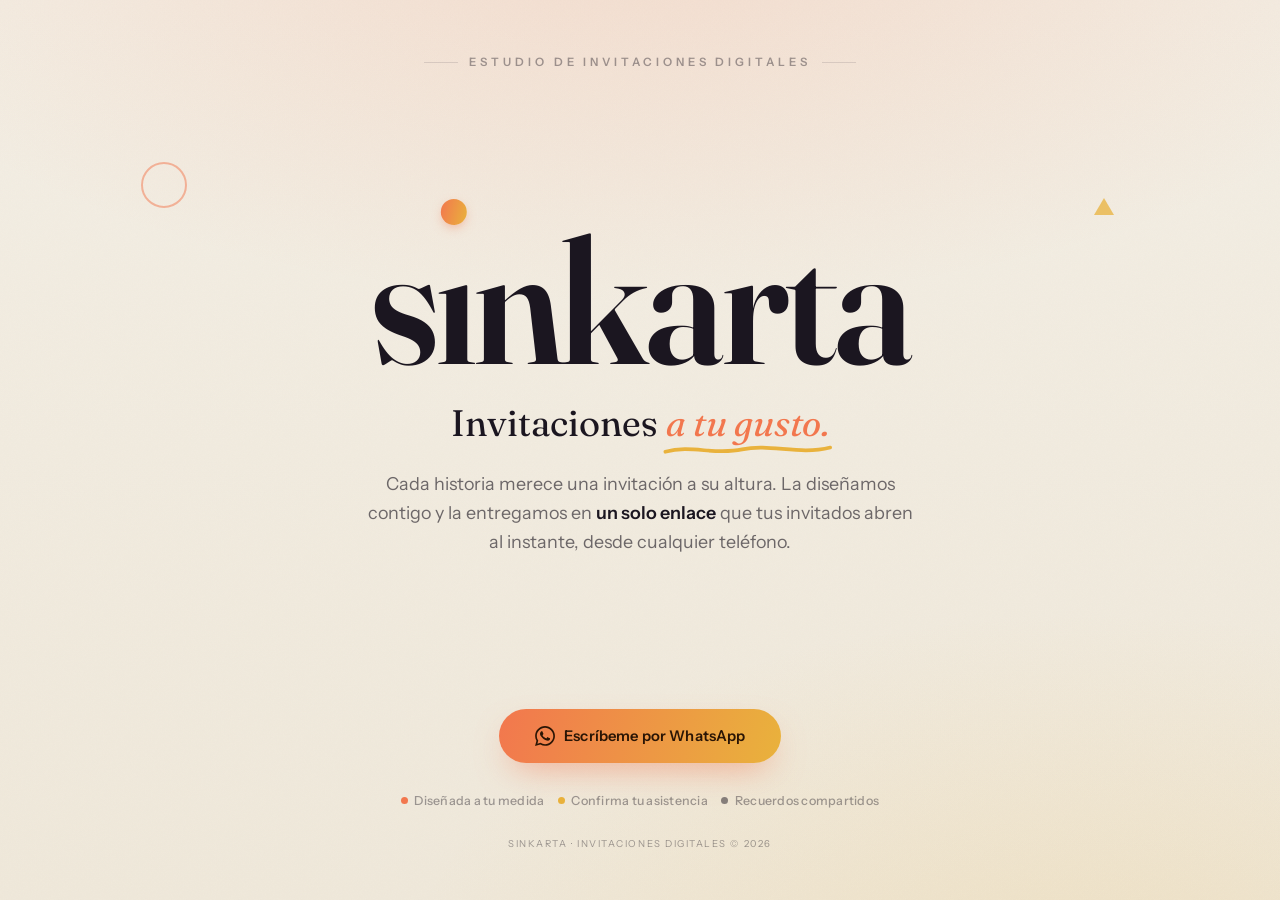
<file: index.html>
<!DOCTYPE html>
<html lang="es">
<head>
    <meta charset="UTF-8">
    <meta name="viewport" content="width=device-width, initial-scale=1.0">
    <title>Sinkarta · Invitaciones Digitales a tu Gusto</title>
    <meta name="description" content="Estudio de invitaciones digitales personalizadas: bodas, quinceañeros y eventos. Confirmaciones en línea y galería de fotos, todo en un solo enlace.">
    <link rel="canonical" href="https://sinkarta.com/">

    <!-- Favicon -->
    <link rel="icon" href="/favicon.svg" type="image/svg+xml">

    <!-- Open Graph (WhatsApp / Facebook / LinkedIn) -->
    <meta property="og:type" content="website">
    <meta property="og:site_name" content="Sinkarta">
    <meta property="og:locale" content="es_PE">
    <meta property="og:url" content="https://sinkarta.com/">
    <meta property="og:title" content="Sinkarta · Invitaciones Digitales a tu Gusto">
    <meta property="og:description" content="Cada historia merece una invitación a su altura. La diseñamos contigo y la entregamos en un solo enlace que tus invitados abren al instante.">
    <meta property="og:image" content="https://sinkarta.com/og-cover.png">
    <meta property="og:image:width" content="1200">
    <meta property="og:image:height" content="630">
    <meta property="og:image:alt" content="Sinkarta · Invitaciones Digitales">

    <!-- Twitter -->
    <meta name="twitter:card" content="summary_large_image">
    <meta name="twitter:title" content="Sinkarta · Invitaciones Digitales a tu Gusto">
    <meta name="twitter:description" content="Cada historia merece una invitación a su altura. La entregamos en un solo enlace que tus invitados abren al instante.">
    <meta name="twitter:image" content="https://sinkarta.com/og-cover.png">

    <!-- Fonts -->
    <link rel="preconnect" href="https://fonts.googleapis.com">
    <link rel="preconnect" href="https://fonts.gstatic.com" crossorigin>
    <link href="https://fonts.googleapis.com/css2?family=Fraunces:ital,opsz,wght@0,9..144,400;0,9..144,500;0,9..144,600;0,9..144,700;1,9..144,500;1,9..144,600&family=Instrument+Sans:wght@400;500;600&display=swap" rel="stylesheet">

    <style>
        :root {
            --ink: #1B1620;
            --paper: #F3EEE4;
            --paper-2: #EFE8DA;
            --muted: rgba(27, 22, 32, 0.62);
            --faint: rgba(27, 22, 32, 0.40);
            --line: rgba(27, 22, 32, 0.12);
            --coral: #F2774E;
            --amber: #E9B23C;
            --grad: linear-gradient(105deg, #F2774E 0%, #E9B23C 100%);
            --ease-out-quart: cubic-bezier(0.25, 1, 0.5, 1);
            --ease-out-quint: cubic-bezier(0.22, 1, 0.36, 1);
            --ease-back: cubic-bezier(0.34, 1.56, 0.64, 1);
        }

        * { margin: 0; padding: 0; box-sizing: border-box; }
        html, body {
            height: 100%;
            width: 100%;
            overflow: hidden;
            overscroll-behavior: none;
        }

        body {
            font-family: 'Instrument Sans', sans-serif;
            background-color: var(--paper);
            color: var(--ink);
            height: 100dvh;
            display: flex;
            flex-direction: column;
            position: relative;
            padding: clamp(1.2rem, 4.5vw, 2.6rem);
            -webkit-font-smoothing: antialiased;
        }

        /* ===== Atmosphere: warm glow + paper grain ===== */
        .bg {
            position: fixed; inset: 0; z-index: 0; pointer-events: none;
        }
        .bg::before {
            /* soft warm light pooling from the top */
            content: ''; position: absolute; inset: 0;
            background:
                radial-gradient(120% 80% at 50% -10%, rgba(242, 119, 78, 0.16), transparent 55%),
                radial-gradient(90% 70% at 85% 110%, rgba(233, 178, 60, 0.14), transparent 60%),
                linear-gradient(180deg, var(--paper) 0%, var(--paper-2) 100%);
        }
        .bg::after {
            /* fine grain */
            content: ''; position: absolute; inset: 0; opacity: 0.5; mix-blend-mode: multiply;
            background-image: url("data:image/svg+xml,%3Csvg xmlns='http://www.w3.org/2000/svg' width='180' height='180'%3E%3Cfilter id='n'%3E%3CfeTurbulence type='fractalNoise' baseFrequency='0.85' numOctaves='2' stitchTiles='stitch'/%3E%3C/filter%3E%3Crect width='100%25' height='100%25' filter='url(%23n)' opacity='0.045'/%3E%3C/svg%3E");
        }

        /* playful floating shapes */
        .shapes { position: fixed; inset: 0; z-index: 0; pointer-events: none; overflow: hidden; }
        .shape {
            position: absolute;
            animation: bob var(--dur, 9s) var(--ease-out-quart) infinite alternate;
            animation-delay: var(--delay, 0s);
            will-change: transform;
        }
        @keyframes bob {
            from { transform: translateY(0) rotate(var(--r, 0deg)); }
            to   { transform: translateY(var(--travel, -18px)) rotate(calc(var(--r, 0deg) + var(--spin, 8deg))); }
        }
        .ring-shape { border-radius: 50%; border: 2px solid var(--coral); opacity: 0.5; }
        .plus-shape { position: relative; }
        .plus-shape::before, .plus-shape::after {
            content: ''; position: absolute; inset: 0; margin: auto; border-radius: 4px; background: var(--coral);
        }
        .plus-shape::before { width: 100%; height: 26%; }
        .plus-shape::after  { width: 26%; height: 100%; }
        .tri-shape {
            width: 0; height: 0;
            border-left: 10px solid transparent;
            border-right: 10px solid transparent;
            border-bottom: 17px solid var(--amber);
            opacity: 0.75;
        }

        /* ===== Layout ===== */
        .hero {
            position: relative;
            z-index: 1;
            text-align: center;
            max-width: 880px;
            width: 100%;
            margin: 0 auto;
            flex: 1;
            display: flex;
            flex-direction: column;
            justify-content: space-between;
            align-items: center;
        }
        .hero-top, .hero-middle, .hero-bottom {
            display: flex; flex-direction: column; align-items: center; width: 100%;
        }
        .hero-top { margin-top: 1.5vh; }
        .hero-middle { flex: 1; justify-content: center; }
        .hero-bottom { gap: clamp(1.3rem, 3.6vh, 1.9rem); margin-bottom: 1vh; }

        /* Entrance choreography */
        .reveal {
            opacity: 0;
            animation: rise 0.8s var(--ease-out-quint) forwards;
            animation-delay: calc(var(--i, 0) * 0.1s + 0.05s);
        }
        @keyframes rise {
            from { opacity: 0; transform: translateY(22px); }
            to   { opacity: 1; transform: translateY(0); }
        }

        /* Eyebrow */
        .eyebrow {
            font-size: clamp(0.62rem, 1.6vw, 0.72rem);
            font-weight: 600;
            letter-spacing: 0.34em;
            text-transform: uppercase;
            color: var(--faint);
            display: inline-flex; align-items: center; gap: 0.7rem;
        }
        .eyebrow::before, .eyebrow::after {
            content: ''; width: clamp(18px, 5vw, 34px); height: 1px; background: var(--line);
        }

        /* ===== The logotype ===== */
        .logo {
            font-family: 'Fraunces', serif;
            font-weight: 600;
            font-optical-sizing: 144;
            line-height: 0.9;
            letter-spacing: -0.025em;
            font-size: clamp(4.2rem, 21vw, 11rem);
            color: var(--ink);
            position: relative;
            display: inline-block;
        }
        /* dotless i with a coral tittle that winks */
        .logo .i { position: relative; }
        .logo .i::after {
            content: '';
            position: absolute;
            left: 50%;
            top: 0.04em;
            width: 0.15em; height: 0.15em;
            border-radius: 50%;
            background: var(--grad);
            transform: translateX(-50%);
            transform-origin: center;
            animation: wink 3.4s var(--ease-out-quart) infinite;
            box-shadow: 0 4px 12px -3px rgba(242, 119, 78, 0.6);
        }
        @keyframes wink {
            0%, 88%, 100% { transform: translateX(-50%) scale(1); }
            94% { transform: translateX(-50%) scale(1.4); }
        }

        /* Tagline under the logotype */
        .tagline {
            font-family: 'Fraunces', serif;
            font-weight: 400;
            font-size: clamp(1.35rem, 4.6vw, 2.3rem);
            line-height: 1.1;
            color: var(--ink);
            margin-top: clamp(0.9rem, 2.6vh, 1.4rem);
        }
        .tagline .accent {
            position: relative;
            font-style: italic;
            color: var(--coral);
            white-space: nowrap;
        }
        .tagline .squiggle {
            position: absolute;
            left: -2%; bottom: -0.34em;
            width: 104%; height: 0.4em; overflow: visible;
        }
        .tagline .squiggle path {
            fill: none; stroke: var(--amber); stroke-width: 6;
            stroke-linecap: round;
            stroke-dasharray: 340; stroke-dashoffset: 340;
            animation: draw 1s var(--ease-out-quint) forwards;
            animation-delay: 0.7s;
        }
        @keyframes draw { to { stroke-dashoffset: 0; } }

        .lead {
            font-family: 'Instrument Sans', sans-serif;
            font-size: clamp(0.98rem, 2.3vw, 1.12rem);
            font-weight: 400;
            color: var(--muted);
            margin-top: clamp(1.3rem, 3vh, 1.8rem);
            max-width: 46ch;
            line-height: 1.6;
            text-wrap: pretty;
        }
        .lead em { font-style: normal; color: var(--ink); font-weight: 600; }

        /* CTA */
        .cta {
            position: relative;
            display: inline-flex;
            align-items: center;
            gap: 0.6rem;
            padding: 1.05rem 2.2rem;
            font-family: 'Instrument Sans', sans-serif;
            font-size: 0.92rem;
            font-weight: 600;
            letter-spacing: 0.01em;
            text-decoration: none;
            border-radius: 100px;
            color: #2a1505;
            background: var(--grad);
            box-shadow: 0 14px 34px -12px rgba(242, 119, 78, 0.6);
            transition: transform 0.22s var(--ease-back), box-shadow 0.22s var(--ease-out-quart);
        }
        .cta:hover {
            transform: translateY(-3px) rotate(-1deg);
            box-shadow: 0 20px 44px -12px rgba(242, 119, 78, 0.75);
        }
        .cta:active { transform: scale(0.96); transition-duration: 0.1s; }
        .cta svg { width: 20px; height: 20px; flex-shrink: 0; }
        @media (hover: none) {
            .cta:hover { transform: none; box-shadow: 0 14px 34px -12px rgba(242, 119, 78, 0.6); }
        }

        /* Mini features */
        .features {
            display: flex; align-items: center; justify-content: center;
            gap: 0.85rem; flex-wrap: wrap;
            font-size: clamp(0.68rem, 1.7vw, 0.78rem);
            letter-spacing: 0.02em;
            color: var(--faint);
            font-weight: 500;
        }
        .features span { white-space: nowrap; display: inline-flex; align-items: center; gap: 0.4rem; }
        .features .dot { width: 7px; height: 7px; border-radius: 50%; }
        .features .dot.c { background: var(--coral); }
        .features .dot.a { background: var(--amber); }
        .features .dot.i { background: var(--ink); opacity: 0.5; }

        .foot {
            font-size: 0.6rem; letter-spacing: 0.16em; text-transform: uppercase;
            color: var(--faint); text-align: center; width: 100%;
        }

        /* Confetti */
        .confetti-piece {
            position: fixed; z-index: 5; width: 9px; height: 9px;
            border-radius: 2px; pointer-events: none;
            animation: confetti 0.9s var(--ease-out-quart) forwards;
        }
        @keyframes confetti {
            from { transform: translate(0, 0) rotate(0); opacity: 1; }
            to   { transform: translate(var(--tx), var(--ty)) rotate(var(--rot)); opacity: 0; }
        }

        @media (max-height: 640px) {
            .hero-top { margin-top: 0; }
            .features, .foot { display: none; }
        }
        @media (max-width: 480px) {
            .features { gap: 0.5rem 0.85rem; }
        }
        @media (prefers-reduced-motion: reduce) {
            .reveal { opacity: 1; animation: none; }
            .shape, .logo .i::after, .tagline .squiggle path { animation: none !important; }
            .tagline .squiggle path { stroke-dashoffset: 0; }
        }
    </style>
</head>
<body>

    <div class="bg" aria-hidden="true"></div>
    <div class="shapes" aria-hidden="true">
        <span class="shape ring-shape" style="top:18%; left:11%; width:46px; height:46px; --dur:11s; --travel:18px; --r:0deg; --spin:0deg; --delay:-3s;"></span>
        <span class="shape plus-shape" style="bottom:26%; left:14%; width:24px; height:24px; --dur:9.5s; --travel:-20px; --r:8deg; --spin:24deg; --delay:-4s;"></span>
        <span class="shape tri-shape" style="top:22%; right:13%; --dur:10s; --travel:22px; --r:-6deg; --spin:30deg; --delay:-1s;"></span>
    </div>

    <main class="hero">
        <div class="hero-top reveal" style="--i:0">
            <p class="eyebrow">Estudio de invitaciones digitales</p>
        </div>

        <div class="hero-middle">
            <h1 class="logo reveal" style="--i:1">s<span class="i">ı</span>nkarta</h1>
            <p class="tagline reveal" style="--i:2">Invitaciones <span class="accent">a tu gusto.<svg class="squiggle" viewBox="0 0 300 24" preserveAspectRatio="none" aria-hidden="true"><path d="M4,16 C50,4 90,22 140,12 C190,2 240,22 296,9"></path></svg></span></p>
            <p class="lead reveal" style="--i:3">Cada historia merece una invitación a su altura. La diseñamos contigo y la entregamos en <em>un solo enlace</em> que tus invitados abren al instante, desde cualquier teléfono.</p>
        </div>

        <div class="hero-bottom reveal" style="--i:4">
            <a class="cta" id="wa-cta" data-phone="51992487774" href="#" target="_blank" rel="noopener">
                <svg viewBox="0 0 24 24" fill="currentColor" aria-hidden="true">
                    <path d="M.057 24l1.687-6.163c-1.041-1.804-1.588-3.849-1.587-5.946.003-6.556 5.338-11.891 11.893-11.891 3.181.001 6.167 1.24 8.413 3.488 2.245 2.248 3.481 5.236 3.48 8.414-.003 6.557-5.338 11.892-11.893 11.892-1.99-.001-3.951-.5-5.688-1.448l-6.305 1.654zm6.597-3.807c1.676.995 3.276 1.591 5.392 1.592 5.448 0 9.886-4.434 9.889-9.885.002-5.462-4.415-9.89-9.881-9.892-5.452 0-9.887 4.434-9.889 9.884-.001 2.225.651 3.891 1.746 5.634l-.999 3.648 3.742-.981zm11.387-5.464c-.074-.124-.272-.198-.57-.347-.297-.149-1.758-.868-2.031-.967-.272-.099-.47-.149-.669.149-.198.297-.768.967-.941 1.165-.173.198-.347.223-.644.074-.297-.149-1.255-.462-2.39-1.475-.883-.788-1.48-1.761-1.653-2.059-.173-.297-.018-.458.13-.606.134-.133.297-.347.446-.521.151-.172.2-.296.3-.495.099-.198.05-.372-.025-.521-.075-.148-.669-1.611-.916-2.206-.242-.579-.487-.501-.669-.51l-.57-.01c-.198 0-.52.074-.792.372s-1.04 1.016-1.04 2.479 1.065 2.876 1.213 3.074c.149.198 2.096 3.2 5.077 4.487.709.306 1.262.489 1.694.626.712.226 1.36.194 1.872.118.571-.085 1.758-.719 2.006-1.413.248-.695.248-1.29.173-1.414z"/>
                </svg>
                Escríbeme por WhatsApp
            </a>

            <div class="features">
                <span><i class="dot c"></i>Diseñada a tu medida</span>
                <span><i class="dot a"></i>Confirma tu asistencia</span>
                <span><i class="dot i"></i>Recuerdos compartidos</span>
            </div>

            <footer class="foot">Sinkarta · Invitaciones Digitales © 2026</footer>
        </div>
    </main>

    <script>
        (function () {
            var cta = document.getElementById('wa-cta');
            var phone = cta.getAttribute('data-phone');
            var msg = '¡Hola! Me gustaría una invitación digital personalizada para mi evento ✨';
            cta.href = 'https://wa.me/' + phone + '?text=' + encodeURIComponent(msg);

            var calm = window.matchMedia('(prefers-reduced-motion: reduce)').matches;
            if (calm) return;

            var colors = ['#F2774E', '#E9B23C', '#1B1620'];
            cta.addEventListener('click', function () {
                var r = cta.getBoundingClientRect();
                var cx = r.left + r.width / 2;
                var cy = r.top + r.height / 2;
                for (var k = 0; k < 26; k++) {
                    var p = document.createElement('span');
                    p.className = 'confetti-piece';
                    p.style.left = cx + 'px';
                    p.style.top = cy + 'px';
                    p.style.background = colors[k % colors.length];
                    var ang = Math.random() * Math.PI * 2;
                    var dist = 60 + Math.random() * 120;
                    p.style.setProperty('--tx', (Math.cos(ang) * dist).toFixed(0) + 'px');
                    p.style.setProperty('--ty', (Math.sin(ang) * dist - 40).toFixed(0) + 'px');
                    p.style.setProperty('--rot', (Math.random() * 540 - 270).toFixed(0) + 'deg');
                    document.body.appendChild(p);
                    (function (el) { setTimeout(function () { el.remove(); }, 1000); })(p);
                }
            }, { passive: true });
        })();
    </script>

</body>
</html>
</file>
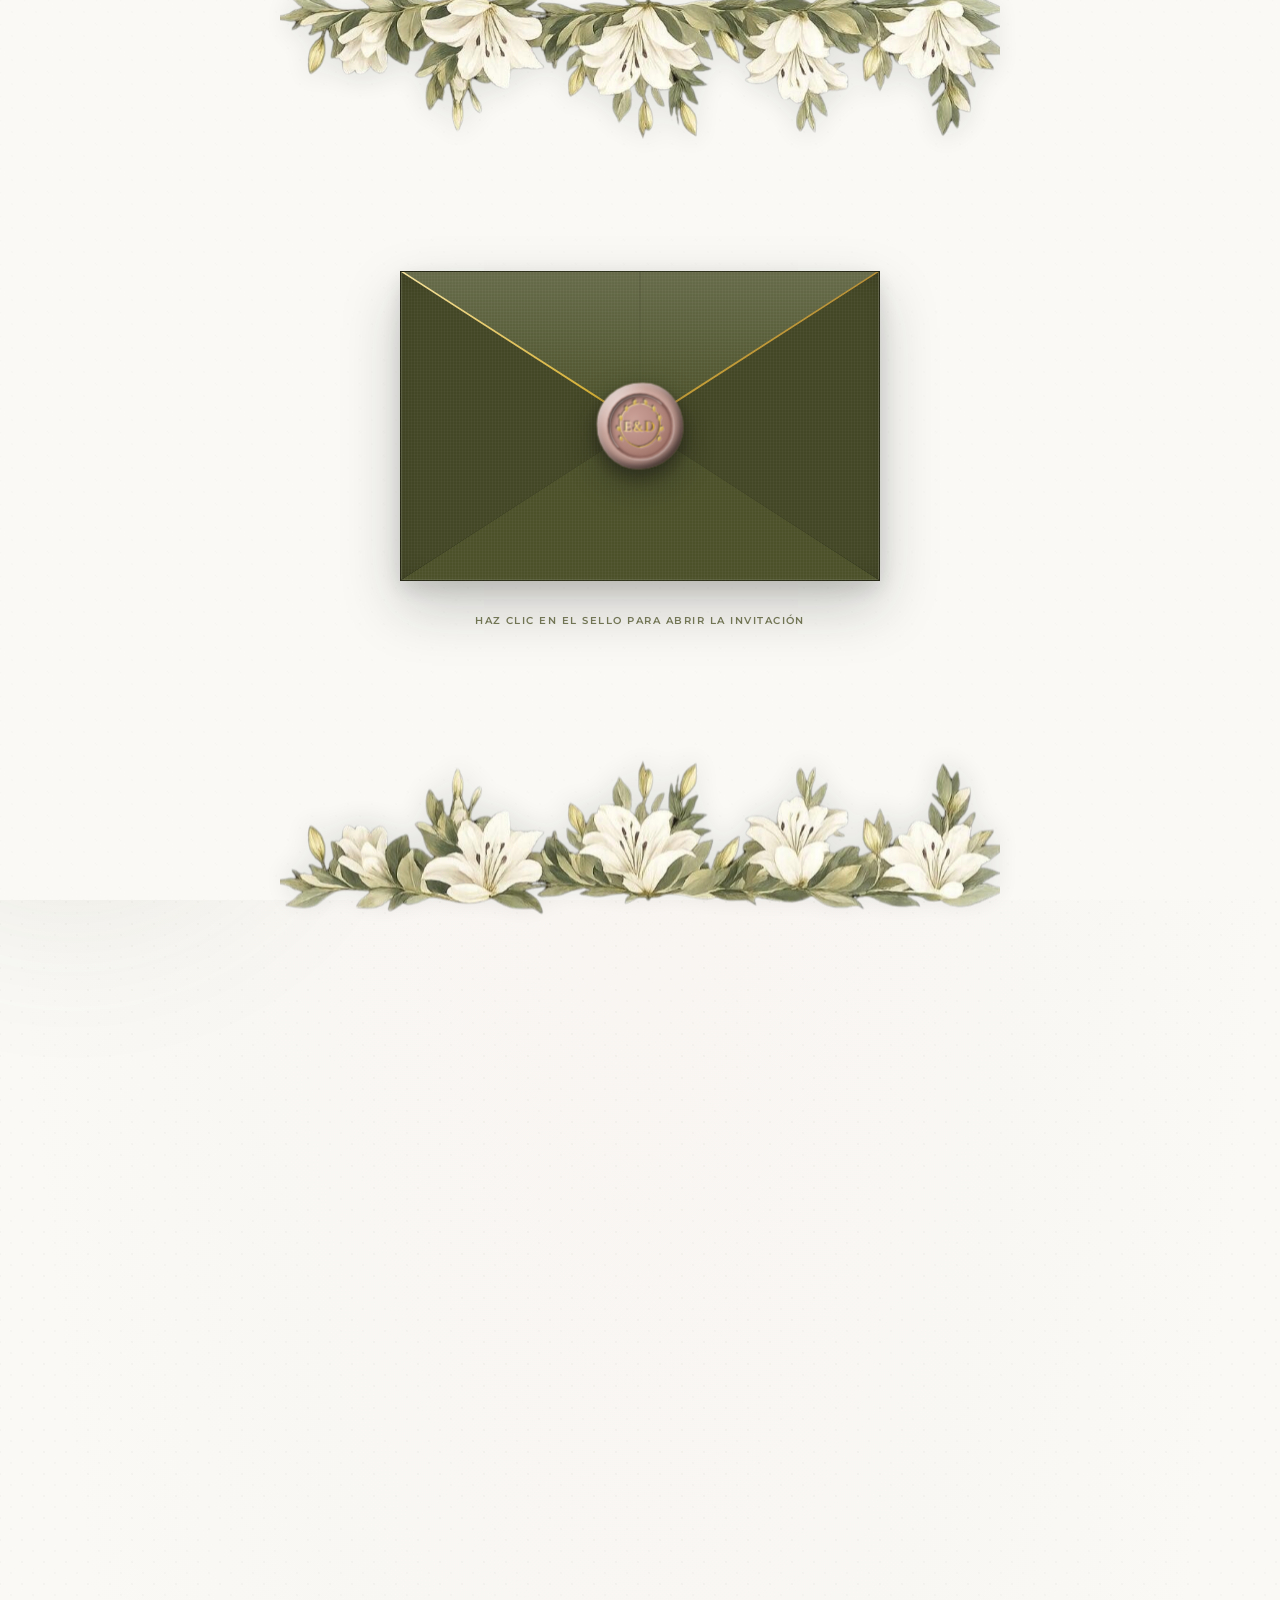
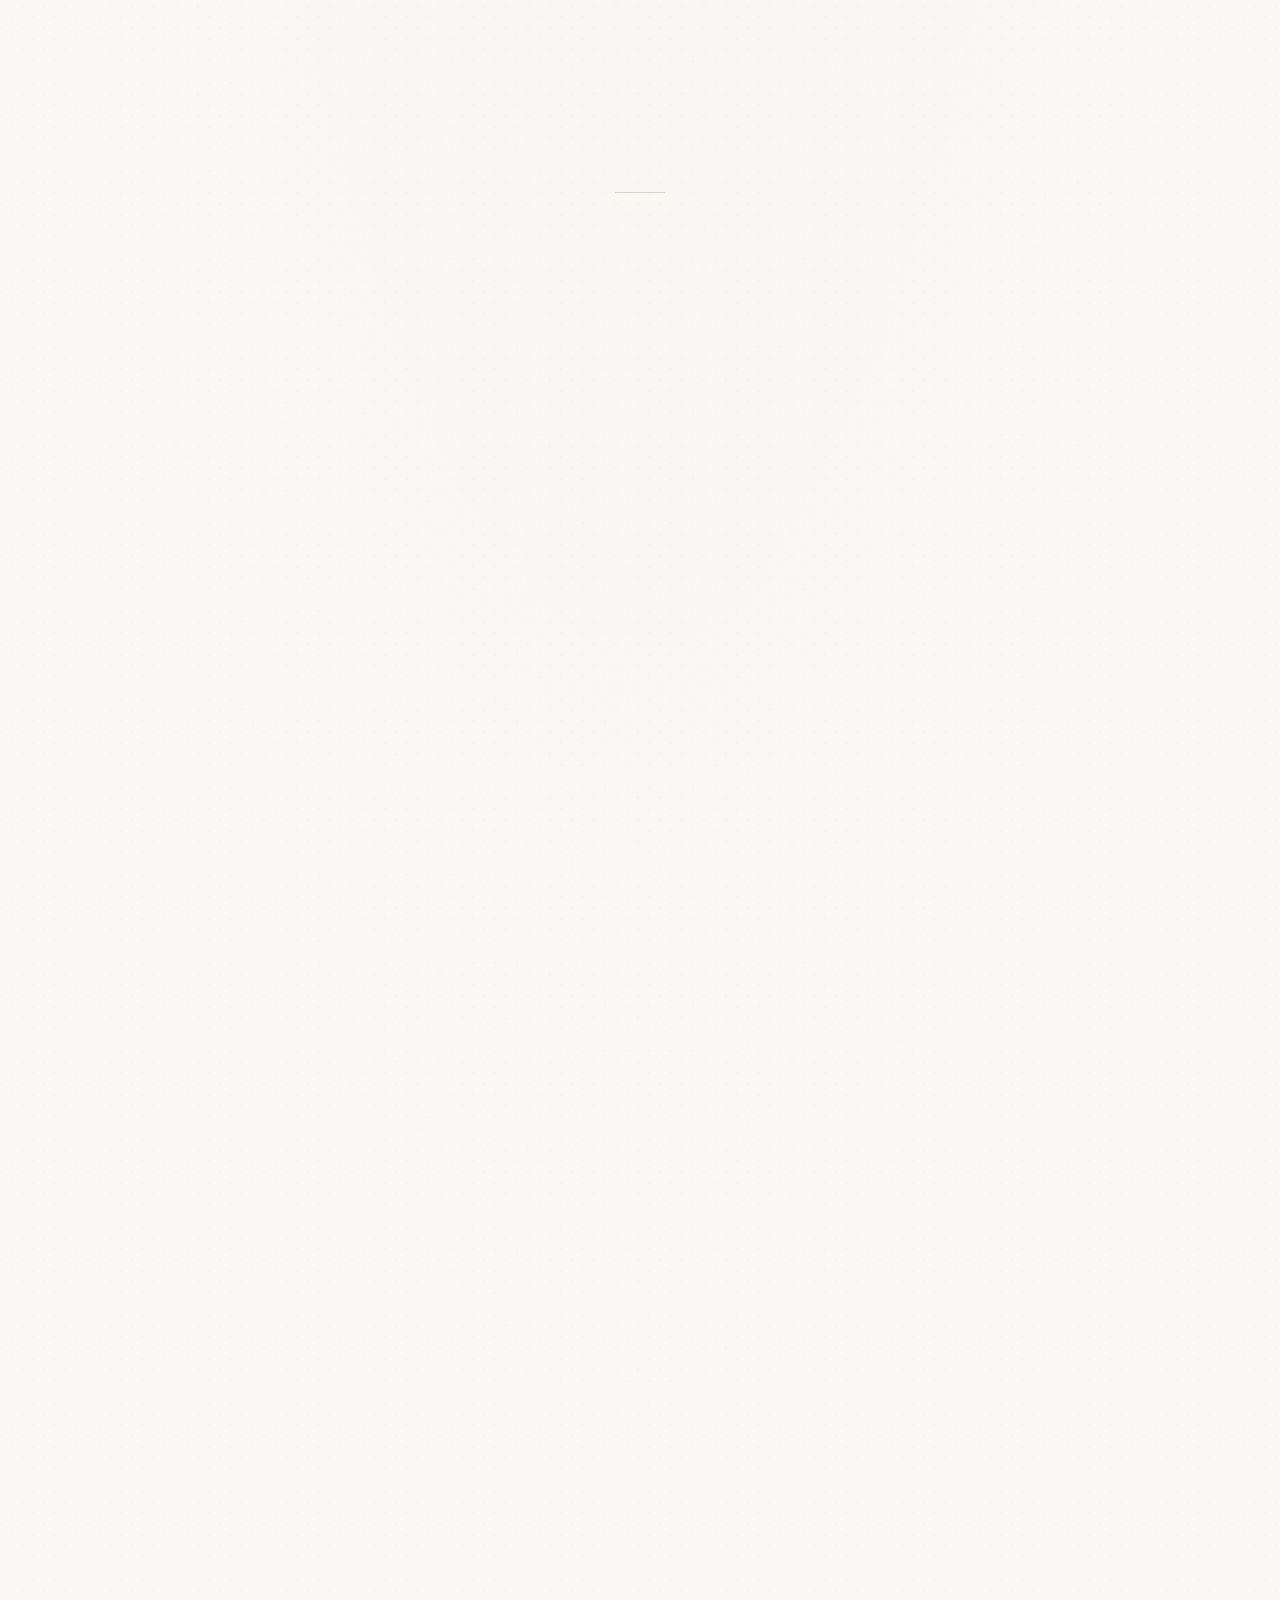
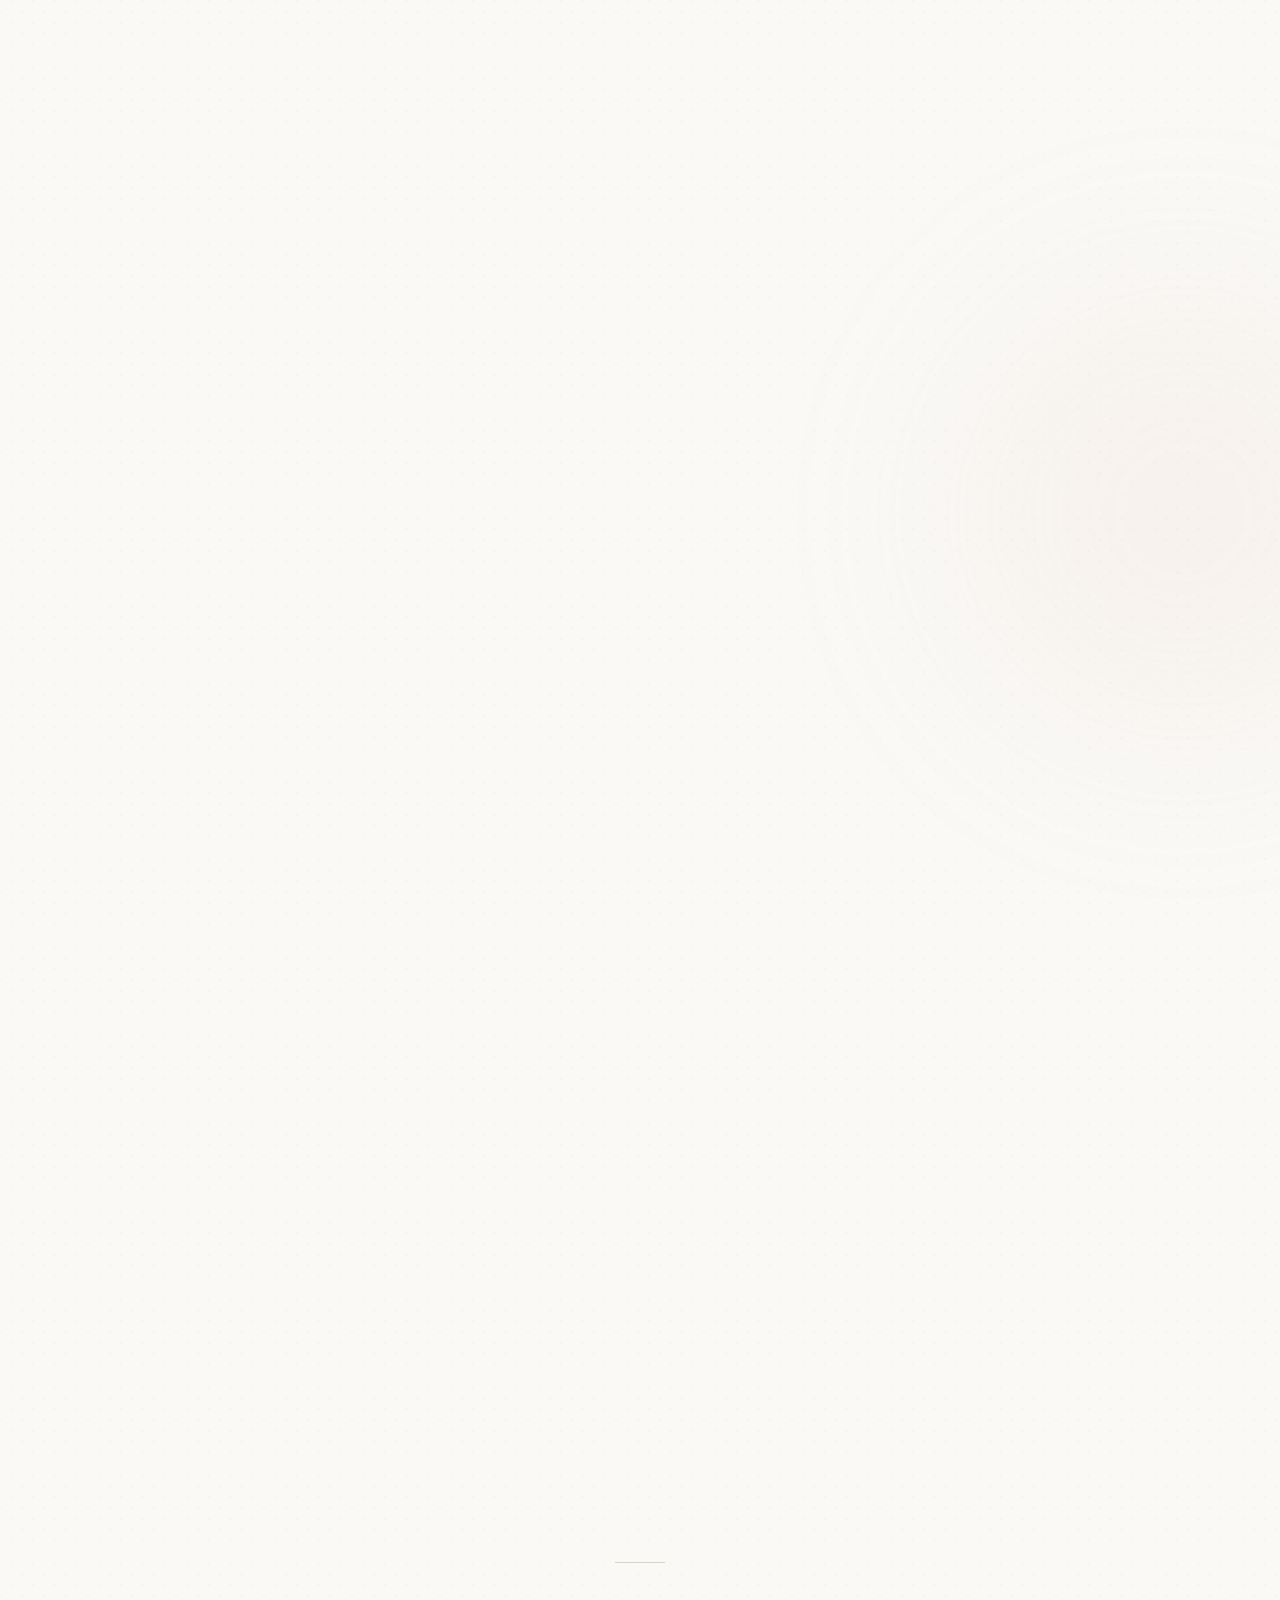
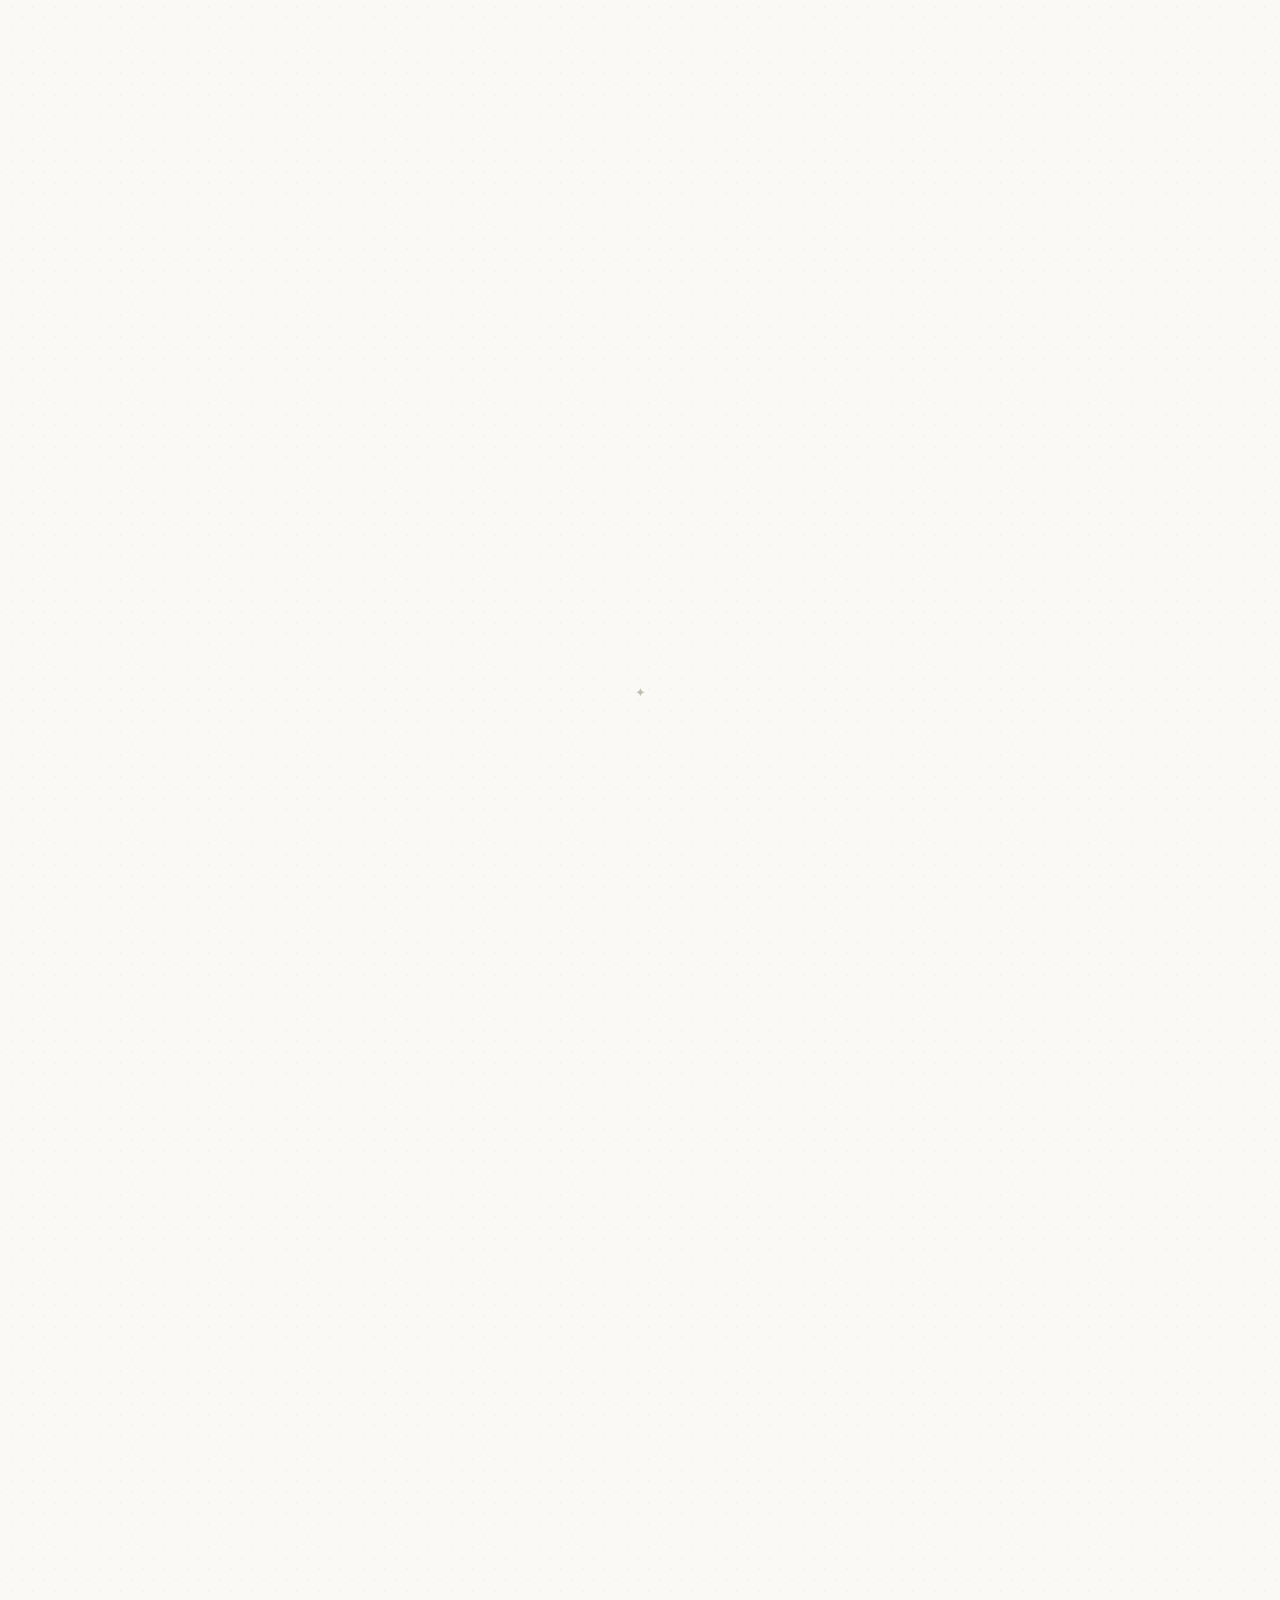
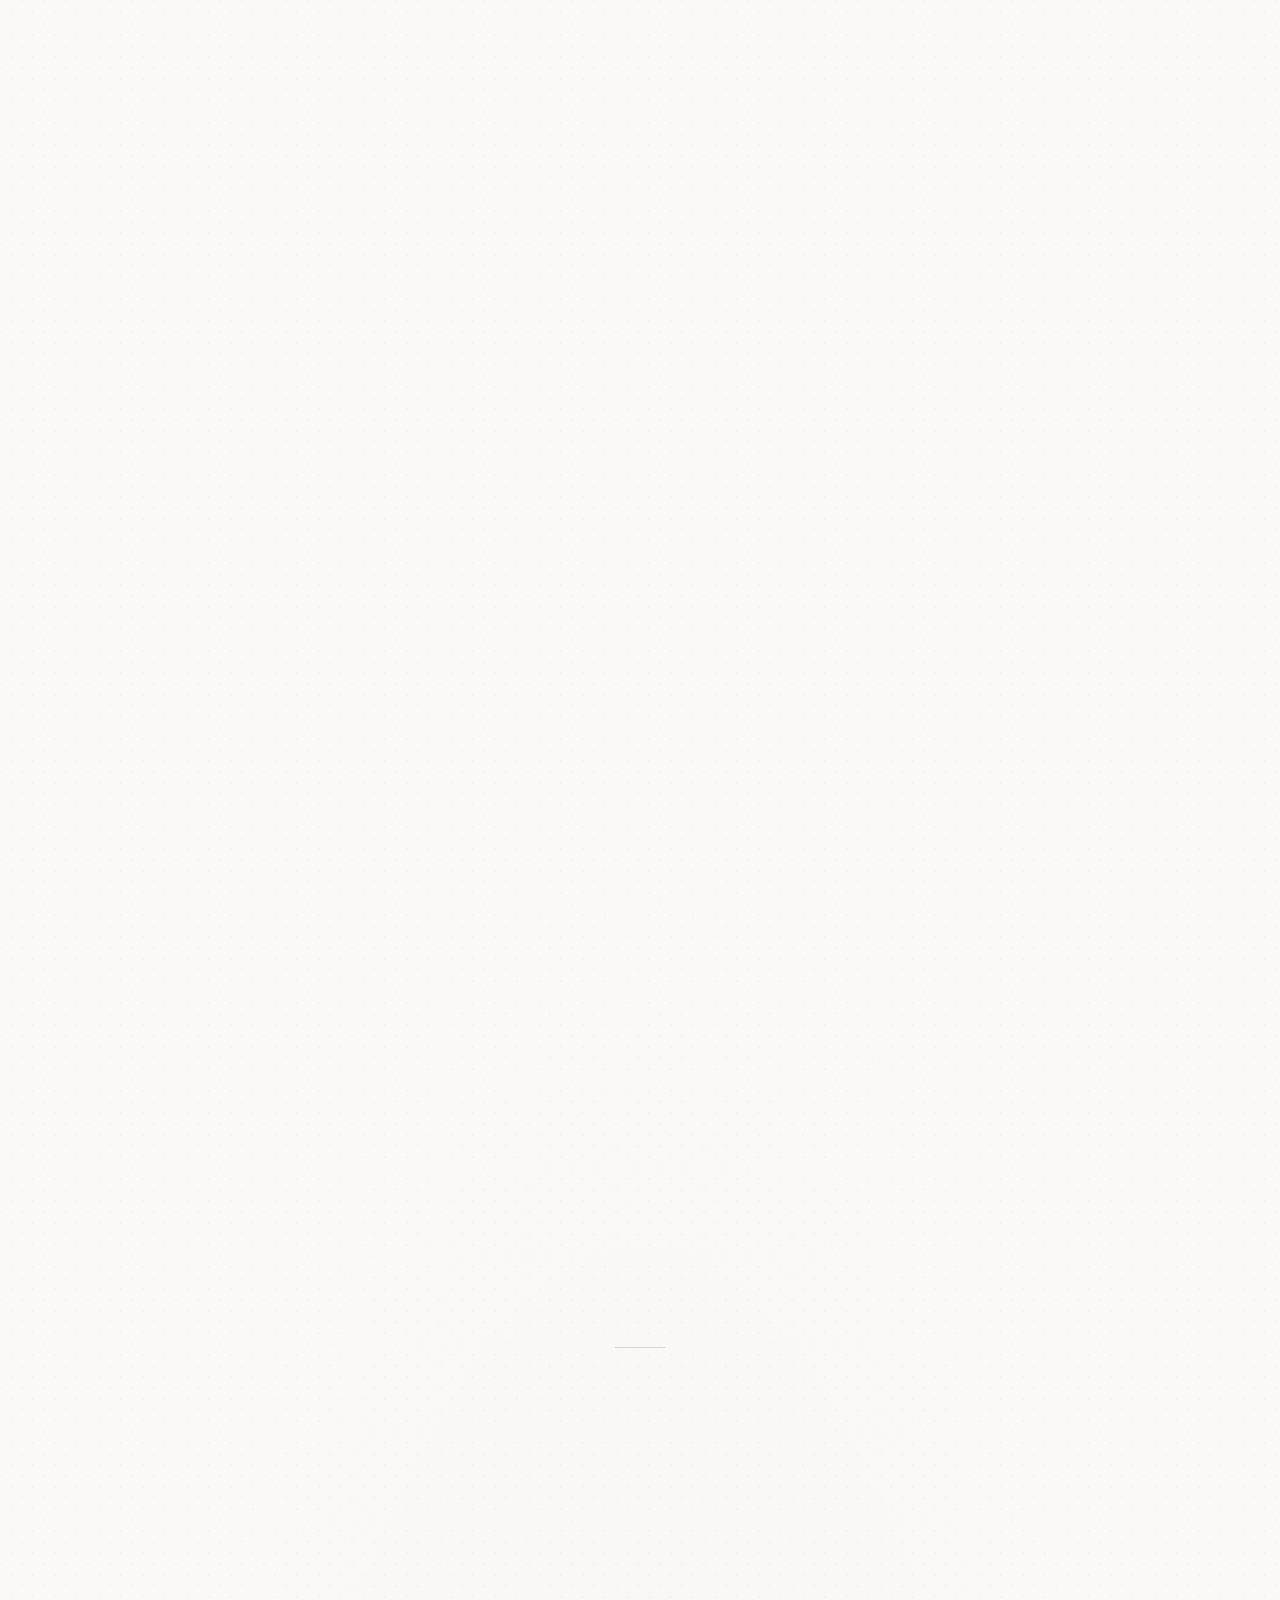
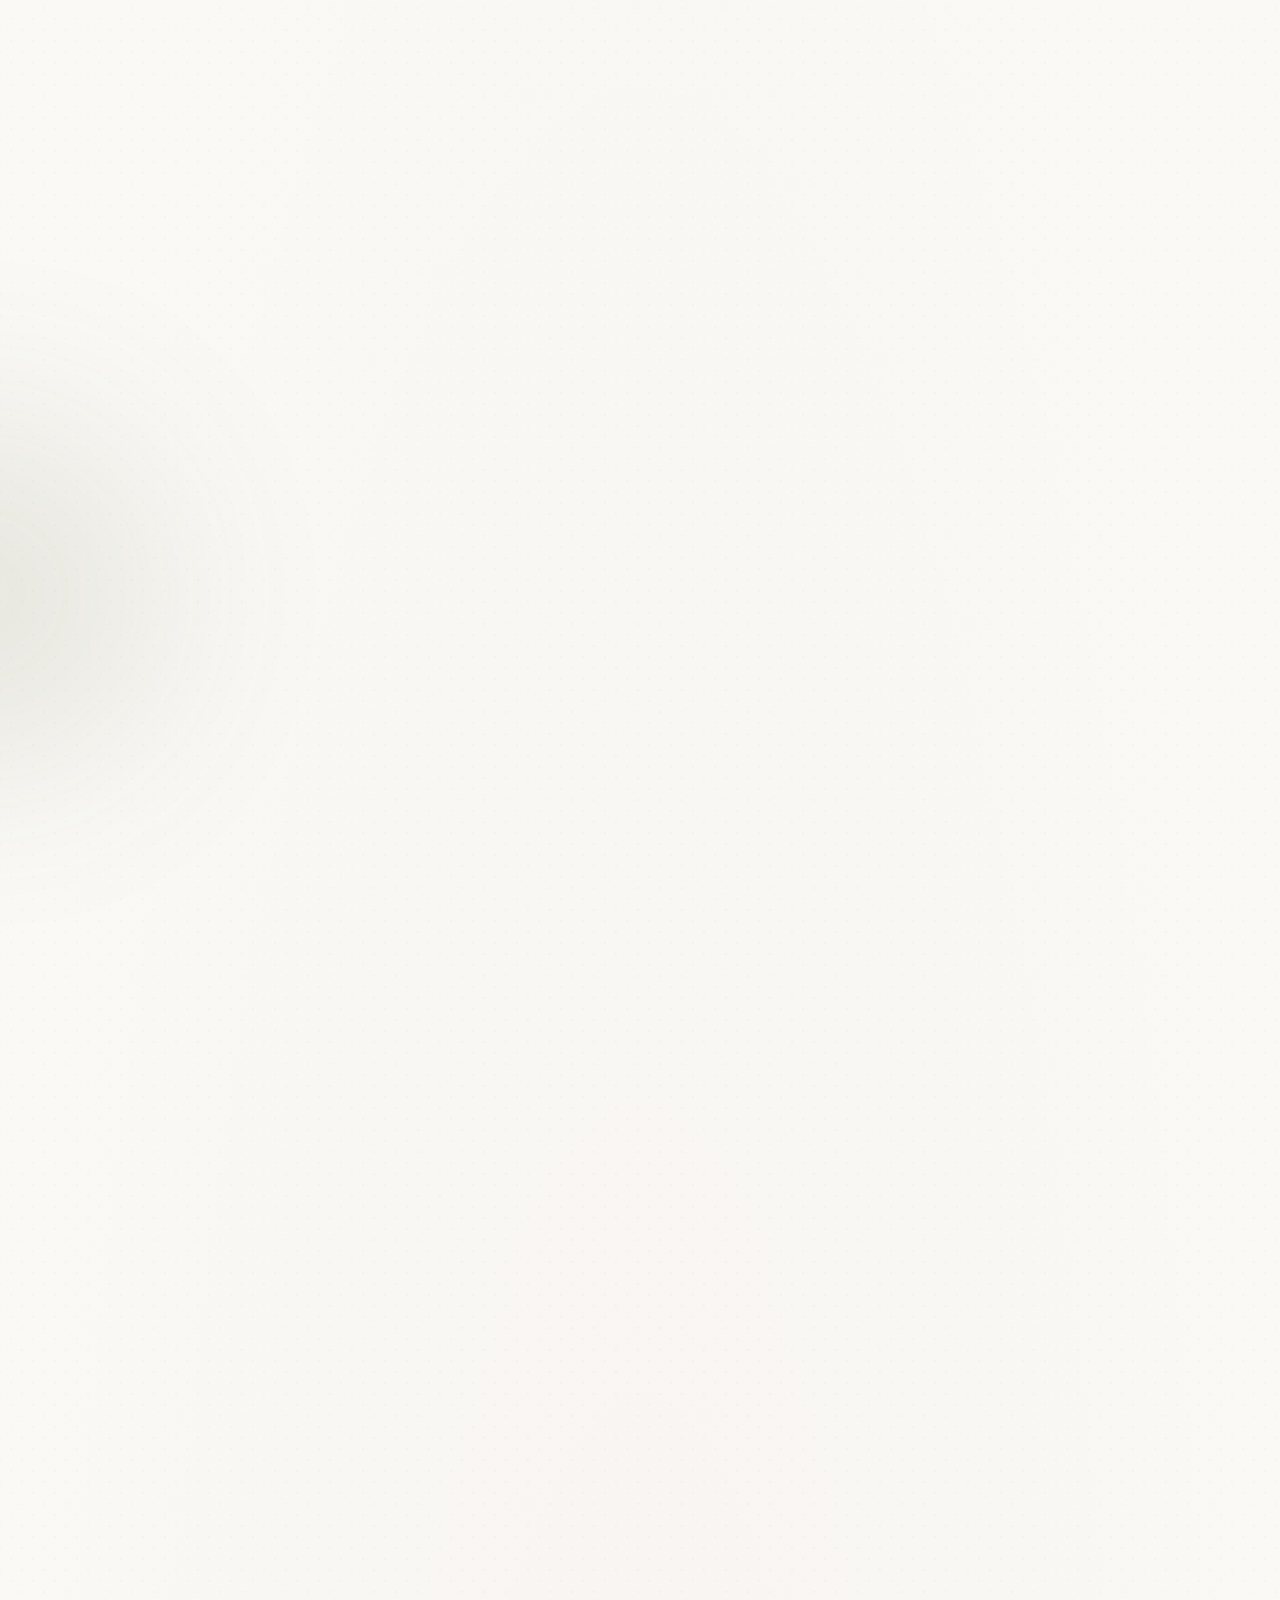
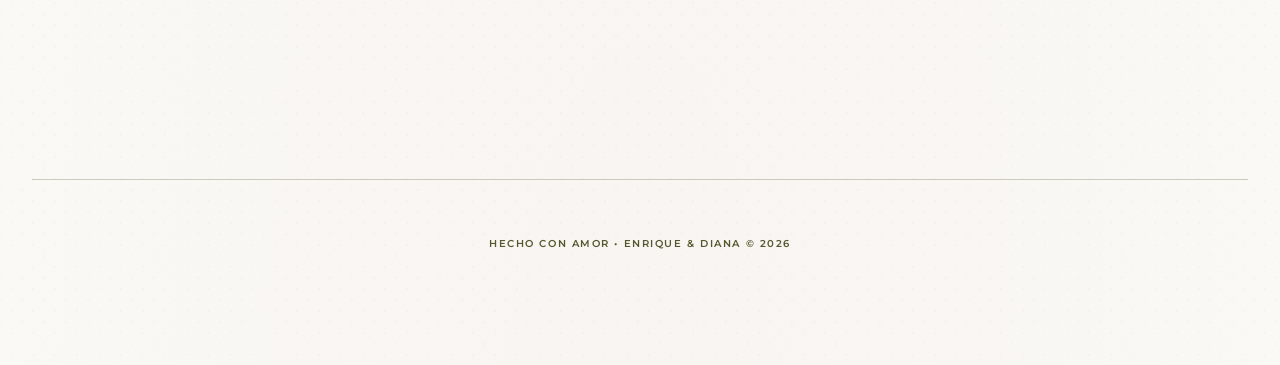
<file: enrique-diana/index.html>
<!DOCTYPE html>
<html lang="es">
<head>
    <meta charset="UTF-8">
    <meta name="viewport" content="width=device-width, initial-scale=1.0">
    <title>Enrique & Diana | Boda y Bautizo</title>
    <meta name="description" content="Invitación digital a la boda de Enrique y Diana y el bautizo de Abdiel Enrique. Sábado 25 de Julio 2026. Castilla, Piura.">

    <!-- Google Fonts -->
    <link rel="preconnect" href="https://fonts.googleapis.com">
    <link rel="preconnect" href="https://fonts.gstatic.com" crossorigin>
    <link href="https://fonts.googleapis.com/css2?family=Cormorant+Garamond:ital,wght@0,400;0,500;0,600;0,700;1,400;1,500;1,600&family=EB+Garamond:ital,wght@0,400;0,500;0,600;1,400;1,500&family=Great+Vibes&family=Montserrat:wght@300;400;500;600&display=swap" rel="stylesheet">

    <!-- Main Style -->
    <link rel="stylesheet" href="styles.css">
</head>
<body>

    <!-- Scroll Progress Indicator -->
    <div id="scroll-progress" class="scroll-progress"></div>

    <!-- Onboarding / Interactive Envelope Welcome Screen -->
    <div id="welcome-overlay" class="welcome-overlay">
        <!-- Hilera floral superior (nace del borde superior de la pantalla) -->
        <img src="HileraTop-removebg-preview.png" alt="" aria-hidden="true" class="welcome-garland welcome-garland--top">
        <!-- Hilera floral inferior (espejada, nace del borde inferior de la pantalla) -->
        <img src="HileraTop-removebg-preview.png" alt="" aria-hidden="true" class="welcome-garland welcome-garland--bottom">
        <div class="envelope-wrapper">
            <div class="envelope" id="envelope">
                <!-- Flaps inside -->
                <div class="envelope-left"></div>
                <div class="envelope-right"></div>
                <div class="envelope-bottom"></div>
                <!-- Card inside -->
                <div class="envelope-card-wrapper" id="envelope-card-wrapper">
                    <div class="welcome-card">
                        <img src="ramoCent.png" alt="" aria-hidden="true" class="welcome-card-flower">
                        <span class="welcome-eyebrow">¡NOS CASAMOS!</span>
                        <h1 class="welcome-title">Enrique <span class="welcome-amp">&amp;</span> Diana</h1>
                        <p class="welcome-date">Sábado • 25 • Julio • 2026</p>
                    </div>
                </div>
                <!-- Top flap (closes down) -->
                <div class="envelope-flap" id="envelope-flap"></div>
                <!-- Wax seal on top -->
                <div class="wax-seal" id="wax-seal" aria-label="Sello de cera, haz clic para abrir">
                    <div class="wax-seal-crest">
                        <svg class="crest-wreath" viewBox="0 0 100 100" width="70" height="70">
                            <defs>
                                <linearGradient id="gold-grad" x1="0%" y1="0%" x2="100%" y2="100%">
                                    <stop offset="0%" stop-color="#fff0cf" />
                                    <stop offset="30%" stop-color="#f4dd8e" />
                                    <stop offset="70%" stop-color="#d4af37" />
                                    <stop offset="100%" stop-color="#9e7b1c" />
                                </linearGradient>
                            </defs>
                            <path d="M 50,82 C 32,80 20,65 20,48 C 20,31 32,18 48,16" fill="none" stroke="url(#gold-grad)" stroke-width="1.5" stroke-linecap="round" opacity="0.85" />
                            <path d="M 23,73 Q 16,70 20,65 Q 26,67 23,73 Z" fill="url(#gold-grad)" opacity="0.85" />
                            <path d="M 20,58 Q 12,56 16,50 Q 23,52 20,58 Z" fill="url(#gold-grad)" opacity="0.85" />
                            <path d="M 22,43 Q 15,38 20,33 Q 26,36 22,43 Z" fill="url(#gold-grad)" opacity="0.85" />
                            <path d="M 29,29 Q 24,22 30,19 Q 34,24 29,29 Z" fill="url(#gold-grad)" opacity="0.85" />
                            <path d="M 40,19 Q 37,11 44,10 Q 46,17 40,19 Z" fill="url(#gold-grad)" opacity="0.85" />
                            <path d="M 50,82 C 68,80 80,65 80,48 C 80,31 68,18 52,16" fill="none" stroke="url(#gold-grad)" stroke-width="1.5" stroke-linecap="round" opacity="0.85" />
                            <path d="M 77,73 Q 84,70 80,65 Q 74,67 77,73 Z" fill="url(#gold-grad)" opacity="0.85" />
                            <path d="M 80,58 Q 88,56 84,50 Q 77,52 80,58 Z" fill="url(#gold-grad)" opacity="0.85" />
                            <path d="M 78,43 Q 85,38 80,33 Q 74,36 78,43 Z" fill="url(#gold-grad)" opacity="0.85" />
                            <path d="M 71,29 Q 76,22 70,19 Q 66,24 71,29 Z" fill="url(#gold-grad)" opacity="0.85" />
                            <path d="M 60,19 Q 63,11 56,10 Q 54,17 60,19 Z" fill="url(#gold-grad)" opacity="0.85" />
                        </svg>
                        <span class="crest-monogram">E&amp;D</span>
                    </div>
                </div>
            </div>
            <p class="envelope-hint">Haz clic en el sello para abrir la invitación</p>
        </div>
    </div>

    <!-- Background Music Element -->
    <audio id="bg-music" loop preload="none">
        <source id="audio-source" src="" type="audio/mp3">
    </audio>

    <!-- Main Container -->
    <div class="invite-container">

        <!-- Organic Floating Shapes (Ambient Motion) -->
        <div class="ambient-shapes-container" aria-hidden="true">
            <div class="ambient-shape shape-1"></div>
            <div class="ambient-shape shape-2"></div>
            <div class="ambient-shape shape-3"></div>
        </div>

        <!-- ============================================================== -->
        <!-- SECCIÓN 1: PORTADA -->
        <!-- ============================================================== -->
        <header id="hero" class="section hero-section reveal">
            <!-- Ramo acuarela en la esquina superior izquierda (PNG con fondo transparente) -->
            <img src="RamoTopIzquierdo-removebg-preview.png" alt="" aria-hidden="true" class="hero-flower hero-flower--top">
            <div class="hero-content">
                    <span class="hero-subtitle">Nuestra Boda</span>

                    <div class="couple-names couple-names--script">
                        <span class="couple-name couple-name--first">Enrique</span>
                        <span class="couple-name couple-name--second"><span class="couple-amp">&amp;</span>Diana</span>
                    </div>

                    <div class="hero-photo-wrap">
                        <figure class="hero-photo">
                            <img src="IMG_4548.PNG" alt="Enrique y Diana" class="hero-photo-img">
                        </figure>
                        <!-- Ramo en la esquina inferior derecha de la foto -->
                        <img src="RamoDerecho.png" alt="" aria-hidden="true" class="hero-flower hero-flower--photo-br">
                    </div>

                    <div class="hero-dateblock">
                        <span class="dateblock-day">25</span>
                        <span class="dateblock-month">Julio</span>
                        <span class="dateblock-year">2026</span>
                    </div>

                    <p class="hero-when">Sábado <span class="hero-when-sep">|</span> A las 4:00 pm</p>

                    <!-- Cuenta atrás -->
                    <div class="countdown-container reveal">
                        <span class="countdown-label">Faltan</span>
                        <div class="countdown-row" id="countdown">
                            <div class="countdown-item">
                                <span class="countdown-num" id="days">00</span>
                                <span class="countdown-unit">días</span>
                            </div>
                            <span class="countdown-sep">•</span>
                            <div class="countdown-item">
                                <span class="countdown-num" id="hours">00</span>
                                <span class="countdown-unit">horas</span>
                            </div>
                            <span class="countdown-sep">•</span>
                            <div class="countdown-item">
                                <span class="countdown-num" id="minutes">00</span>
                                <span class="countdown-unit">minutos</span>
                            </div>
                            <span class="countdown-sep">•</span>
                            <div class="countdown-item">
                                <span class="countdown-num" id="seconds">00</span>
                                <span class="countdown-unit">segundos</span>
                            </div>
                        </div>
                    </div>
                </div>
        </header>

        <!-- ============================================================== -->
        <!-- SECCIÓN: NUESTRA CANCIÓN (reproductor opcional) -->
        <!-- ============================================================== -->
        <section id="music" class="section music-section reveal">
            <!-- Ramo acuarela en el lado izquierdo -->
            <img src="RamoIzq.png" alt="" aria-hidden="true" class="section-flower section-flower--music-left">
            <h2 class="section-title section-title--script">Nuestra canción</h2>
            <p class="section-description section-description--caps">Si lo deseas, acompaña tu lectura con la melodía que nos representa.</p>

            <button id="btn-music" class="btn-music music-player" aria-label="Reproducir o pausar nuestra canción">
                <span class="music-player-disc" aria-hidden="true">
                    <svg class="music-vinyl" width="50" height="50" viewBox="0 0 50 50">
                        <circle cx="25" cy="25" r="24" fill="#252720"></circle>
                        <circle cx="25" cy="25" r="20" fill="none" stroke="#54582f" stroke-width="0.6" opacity="0.5"></circle>
                        <circle cx="25" cy="25" r="16.5" fill="none" stroke="#54582f" stroke-width="0.6" opacity="0.4"></circle>
                        <circle cx="25" cy="25" r="13" fill="none" stroke="#54582f" stroke-width="0.6" opacity="0.3"></circle>
                        <circle cx="25" cy="25" r="9" fill="#54582f"></circle>
                        <circle cx="25" cy="25" r="9" fill="none" stroke="#DFBDB3" stroke-width="0.8" opacity="0.6"></circle>
                        <circle cx="25" cy="25" r="1.8" fill="#FAF9F6"></circle>
                        <path d="M25 16.2a8.8 8.8 0 0 1 6.2 2.6" fill="none" stroke="#FAF9F6" stroke-width="0.7" opacity="0.35"></path>
                    </svg>
                </span>
                <span class="music-player-meta">
                    <span class="music-player-title">Un Beso</span>
                    <span class="music-player-artist">Baby Rasta y Gringo</span>
                </span>
                <span class="music-player-toggle" aria-hidden="true">
                    <svg class="icon-play" width="20" height="20" viewBox="0 0 24 24" fill="currentColor">
                        <path d="M8 5v14l11-7z"></path>
                    </svg>
                    <svg class="icon-pause" width="20" height="20" viewBox="0 0 24 24" fill="currentColor">
                        <path d="M6 5h4v14H6zM14 5h4v14h-4z"></path>
                    </svg>
                </span>
            </button>
        </section>

        <div class="section-divider-simple reveal"></div>

        <!-- ============================================================== -->
        <!-- SECCIÓN 2: PADRES Y PADRINOS -->
        <!-- ============================================================== -->
        <section id="parents" class="section parents-section reveal">
            <div class="parents-arch">
                <div class="parents-rings" aria-hidden="true">
                    <svg width="62" height="42" viewBox="0 0 66 44" fill="none">
                        <ellipse cx="26" cy="24" rx="13" ry="15.5" stroke="#d8c188" stroke-width="2.6"></ellipse>
                        <ellipse cx="40" cy="21" rx="13" ry="15.5" stroke="#e6d3a0" stroke-width="2.6"></ellipse>
                    </svg>
                </div>

                <div class="parents-grid">
                    <div class="parent-column">
                        <h3>Padres del Novio</h3>
                        <p class="parent-name">Telmo Saavedra Paucar</p>
                        <p class="parent-name">Martha Rivas Navarro</p>
                    </div>

                    <div class="parent-column">
                        <h3>Padres de la Novia</h3>
                        <p class="parent-name">Julio Castro Moreno</p>
                        <p class="parent-name">Renée Aguilera Maza</p>
                    </div>
                </div>

                <div class="parents-role">
                    <h3 class="parents-role-title">Padrinos Religiosos</h3>
                    <div class="parents-pair">
                        <p class="parent-name">Raúl Acha Rodríguez</p>
                        <span class="parents-amp">&amp;</span>
                        <p class="parent-name">Rosa Salazar Vega</p>
                    </div>
                </div>

                <div class="parents-role">
                    <h3 class="parents-role-title">Testigos del Civil</h3>
                    <div class="parents-pair">
                        <p class="parent-name">Adderly Viera Amaya</p>
                        <span class="parents-amp">&amp;</span>
                        <p class="parent-name">Rubí Mijahuanga Chapilliquen</p>
                    </div>
                </div>

                <!-- Ramos en las esquinas inferiores del arco -->
                <img src="RamoIzq.png" alt="" aria-hidden="true" class="parents-flower parents-flower--left">
                <img src="RamoDerecho.png" alt="" aria-hidden="true" class="parents-flower parents-flower--right">
            </div>

            <!-- Bautizo -->
            <div class="baptism-block">
                <span class="baptism-eyebrow">Mi Bautizo</span>

                <div class="couple-names couple-names--script baptism-name">
                    <span class="couple-name couple-name--first">Abdiel</span>
                    <span class="couple-name couple-name--second">Enrique</span>
                </div>

                <h3 class="baptism-role-title">Padrinos</h3>
                <div class="baptism-pair">
                    <p class="baptism-person">Hedinson Saavedra Espinoza</p>
                    <span class="baptism-dove" aria-hidden="true">
                        <svg width="34" height="34" viewBox="0 0 512 512" fill="currentColor" stroke="none">
                            <path d="M160.8 96.5c14 17 31 30.9 49.5 42.2c25.9 15.8 53.7 25.9 77.7 31.6v-31.5c-22.2-30.3-38-67.3-39.4-110.8c-.4-11.3-7.5-21.5-18.4-24.4c-7.6-2-15.8-.2-21 5.8c-13.3 15.4-32.7 44.6-48.4 87.2zM320 144v64c-60.8-5.1-185-43.8-219.3-157.2C97.4 40 87.9 32 76.6 32c-7.9 0-15.3 3.9-18.8 11C46.8 65.9 32 112.1 32 176c0 116.9 80.1 180.5 118.4 202.8L11.8 416.6C6.7 418 2.6 421.8.9 426.8s-.8 10.6 2.3 14.8C21.7 466.2 77.3 512 160 512c3.6 0 7.2-1.2 10-3.5l75.6-60.5H320c88.4 0 160-71.6 160-160V128l29.9-44.9c1.3-2 2.1-4.4 2.1-6.8c0-6.8-5.5-12.3-12.3-12.3H400c-44.2 0-80 35.8-80 80m80-16a16 16 0 1 1 0 32a16 16 0 1 1 0-32"></path>
                        </svg>
                    </span>
                    <p class="baptism-person">Doris Mauricio Moscol</p>
                </div>

                <figure class="hero-photo baptism-photo">
                    <img src="IMG_4547.PNG" alt="Abdiel Enrique en su bautizo" class="hero-photo-img">
                </figure>
            </div>
        </section>

        <!-- Gallery removed -->

        <!-- ============================================================== -->
        <!-- SECCIÓN 3: CEREMONIAS Y UBICACIÓN -->
        <!-- ============================================================== -->
        <section id="datetime" class="section datetime-section reveal">
            <div class="ceremony-list">
                <!-- Ceremonia Religiosa -->
                <article class="ceremony">
                    <img src="RamoDerecho.png" alt="" aria-hidden="true" class="ceremony-flower ceremony-flower--right">
                    <h2 class="section-title section-title--script ceremony-title">Ceremonia<br>Religiosa</h2>
                    <p class="ceremony-time"><span class="ceremony-dot" aria-hidden="true"></span> 4:00 PM</p>
                    <p class="ceremony-place">"Parroquia Sagrado Corazón de Jesús" &middot; Miraflores, Castilla</p>
                    <a href="https://www.google.com/maps/search/?api=1&query=Parroquia%20Sagrado%20Coraz%C3%B3n%20de%20Jes%C3%BAs%20Miraflores%20Castilla%20Piura"
                       target="_blank" rel="noopener" class="loc-badge" aria-label="Ver ubicación de la Ceremonia Religiosa en el mapa">
                        <svg class="loc-badge-svg" viewBox="0 0 120 120" width="104" height="104">
                            <defs><path id="loc-arc-reli" d="M 18,72 A 42,42 0 0 0 102,72" fill="none"></path></defs>
                            <circle class="lb-circle" cx="60" cy="48" r="26"></circle>
                            <g class="lb-pin" transform="translate(48,36)">
                                <path d="M12 2C8.13 2 5 5.13 5 9c0 5.25 7 13 7 13s7-7.75 7-13c0-3.87-3.13-7-7-7z"></path>
                            </g>
                            <circle class="lb-pin-dot" cx="60" cy="45" r="2.6"></circle>
                            <text class="lb-text"><textPath href="#loc-arc-reli" startOffset="50%" text-anchor="middle">VER UBICACIÓN</textPath></text>
                        </svg>
                    </a>
                </article>

                <!-- Ceremonia Civil -->
                <article class="ceremony">
                    <img src="RamoIzq.png" alt="" aria-hidden="true" class="ceremony-flower ceremony-flower--left">
                    <h2 class="section-title section-title--script ceremony-title">Ceremonia<br>Civil</h2>
                    <p class="ceremony-time"><span class="ceremony-dot" aria-hidden="true"></span> 6:00 PM</p>
                    <p class="ceremony-place">Prolongación Tacna s/n Interior 01, a la altura de la Av. Grau cuadra 23 &middot; Chiclayito, Castilla</p>
                    <a href="https://www.google.com/maps?q=-5.2229037,-80.6310293&z=17&hl=es"
                       target="_blank" rel="noopener" class="loc-badge" aria-label="Ver ubicación de la Ceremonia Civil en el mapa">
                        <svg class="loc-badge-svg" viewBox="0 0 120 120" width="104" height="104">
                            <defs><path id="loc-arc-civil" d="M 18,72 A 42,42 0 0 0 102,72" fill="none"></path></defs>
                            <circle class="lb-circle" cx="60" cy="48" r="26"></circle>
                            <g class="lb-pin" transform="translate(48,36)">
                                <path d="M12 2C8.13 2 5 5.13 5 9c0 5.25 7 13 7 13s7-7.75 7-13c0-3.87-3.13-7-7-7z"></path>
                            </g>
                            <circle class="lb-pin-dot" cx="60" cy="45" r="2.6"></circle>
                            <text class="lb-text"><textPath href="#loc-arc-civil" startOffset="50%" text-anchor="middle">VER UBICACIÓN</textPath></text>
                        </svg>
                    </a>
                </article>
            </div>
        </section>

        <div class="section-divider-simple reveal"></div>

        <!-- ============================================================== -->
        <!-- SECCIÓN 4: DRESS CODE -->
        <!-- ============================================================== -->
        <section id="dresscode" class="section dresscode-section reveal">
            <h2 class="section-title">Dress Code</h2>
            <div class="dresscode-icons" role="img" aria-label="Vestimenta formal: vestido y traje">
                <!-- Vestido de gala (mujer): cuerpo entallado, escote corazón y falda con vuelo -->
                <svg class="dc-icon" viewBox="0 0 40 58" fill="none" stroke="currentColor" stroke-width="1.3" stroke-linecap="round" stroke-linejoin="round">
                    <!-- tirantes -->
                    <path d="M15 8 L16.5 13.5"></path>
                    <path d="M25 8 L23.5 13.5"></path>
                    <!-- escote corazón -->
                    <path d="M16.5 13.5 Q20 17.5 23.5 13.5"></path>
                    <!-- cuerpo entallado hasta la cintura -->
                    <path d="M16.5 13.5 L17.3 25"></path>
                    <path d="M23.5 13.5 L22.7 25"></path>
                    <path d="M17.3 25 L22.7 25"></path>
                    <!-- falda con vuelo -->
                    <path d="M17.3 25 C13 35 9 45 6 53"></path>
                    <path d="M22.7 25 C27 35 31 45 34 53"></path>
                    <!-- dobladillo -->
                    <path d="M6 53 Q20 57 34 53"></path>
                    <!-- pliegues sutiles -->
                    <path d="M20 25.5 L20 53" stroke-width="0.9"></path>
                    <path d="M16.6 26.5 Q14 40 11.5 51.5" stroke-width="0.9"></path>
                    <path d="M23.4 26.5 Q26 40 28.5 51.5" stroke-width="0.9"></path>
                </svg>
                <!-- Esmoquin (hombre): chaqueta con solapas en pico, pajarita y botones -->
                <svg class="dc-icon" viewBox="0 0 40 58" fill="none" stroke="currentColor" stroke-width="1.3" stroke-linecap="round" stroke-linejoin="round">
                    <!-- mitad izquierda de la chaqueta -->
                    <path d="M8 13 L12 9 L16 22 L18 31 L18 53 L7 53 Z"></path>
                    <!-- mitad derecha de la chaqueta -->
                    <path d="M32 13 L28 9 L24 22 L22 31 L22 53 L33 53 Z"></path>
                    <!-- camisa y solapas -->
                    <path d="M18 31 L20 14 L22 31"></path>
                    <!-- pajarita -->
                    <path d="M20 13.5 L15.5 11 L15.5 16 Z" fill="currentColor" stroke="none"></path>
                    <path d="M20 13.5 L24.5 11 L24.5 16 Z" fill="currentColor" stroke="none"></path>
                    <circle cx="20" cy="13.5" r="1.4" fill="currentColor" stroke="none"></circle>
                    <!-- botones -->
                    <circle cx="20" cy="38" r="1" fill="currentColor" stroke="none"></circle>
                    <circle cx="20" cy="46" r="1" fill="currentColor" stroke="none"></circle>
                </svg>
            </div>

            <!-- Nota especial de colores -->
            <div class="restrictions-wrapper">
                <div class="restrictions-header">
                    <svg class="icon-warning" width="16" height="16" viewBox="0 0 24 24" fill="none" stroke="currentColor" stroke-width="2">
                        <circle cx="12" cy="12" r="10"></circle>
                        <line x1="12" y1="8" x2="12" y2="12"></line>
                        <line x1="12" y1="16" x2="12.01" y2="16"></line>
                    </svg>
                    <h4>Nota especial</h4>
                </div>
                <p class="restrictions-desc">
                    Para ayudarnos a crear la atmósfera que soñamos, les agradeceríamos vestir de <strong>traje formal</strong>, reservando el color blanco exclusivamente para la novia y el verde olivo oscuro para las damas de honor. ¡Agradecemos su complicidad!
                </p>

                <div class="dresscode-swatches-container">
                    <div class="swatches-group forbidden">
                        <span class="group-label">Evitar (Reservados)</span>
                        <div class="swatches-grid">
                            <div class="swatch-item">
                                <div class="color-swatch bg-white" title="Blanco — Reservado para la novia">
                                    <div class="cross-line"></div>
                                </div>
                                <span>Blanco</span>
                            </div>
                            <div class="swatch-item">
                                <div class="color-swatch" style="background-color:#272b00;" title="Verde olivo oscuro — Reservado para las damas de honor">
                                    <div class="cross-line"></div>
                                </div>
                                <span>Olivo oscuro</span>
                            </div>
                        </div>
                    </div>
                </div>
            </div>
        </section>

        <div class="section-divider-dot reveal"></div>

        <!-- ============================================================== -->
        <!-- SECCIÓN 5: ITINERARIO -->
        <!-- ============================================================== -->
        <section id="itinerary" class="section itinerary-section reveal">
            <h2 class="section-title">Itinerario</h2>
            <p class="section-description">Momentos especiales para compartir</p>

            <div class="program-timeline">
                <!-- 4:00 pm -->
                <div class="program-item reveal">
                    <div class="program-text">
                        <span class="program-time">4:00 pm</span>
                        <h3 class="program-title">Ceremonia Religiosa y Bautizo</h3>
                    </div>
                    <span class="program-marker" aria-hidden="true">
                        <svg viewBox="0 0 24 24" fill="currentColor"><path d="M12 21.35l-1.45-1.32C5.4 15.36 2 12.28 2 8.5 2 5.42 4.42 3 7.5 3c1.74 0 3.41.81 4.5 2.09C13.09 3.81 14.76 3 16.5 3 19.58 3 22 5.42 22 8.5c0 3.78-3.4 6.86-8.55 11.54L12 21.35z"/></svg>
                    </span>
                    <span class="program-icon-wrap">
                        <svg class="program-icon" viewBox="0 0 24 24" fill="none" stroke="currentColor" stroke-width="1.2" stroke-linecap="round" stroke-linejoin="round">
                            <path d="M12 2v6M9 5h6M12 8l-8 5v9h16v-9z"/>
                            <path d="M10 22v-5a2 2 0 0 1 4 0v5"/>
                        </svg>
                    </span>
                </div>

                <!-- 5:30 pm -->
                <div class="program-item reveal">
                    <div class="program-text">
                        <span class="program-time">5:30 pm</span>
                        <h3 class="program-title">Recepción</h3>
                    </div>
                    <span class="program-marker" aria-hidden="true">
                        <svg viewBox="0 0 24 24" fill="currentColor"><path d="M12 21.35l-1.45-1.32C5.4 15.36 2 12.28 2 8.5 2 5.42 4.42 3 7.5 3c1.74 0 3.41.81 4.5 2.09C13.09 3.81 14.76 3 16.5 3 19.58 3 22 5.42 22 8.5c0 3.78-3.4 6.86-8.55 11.54L12 21.35z"/></svg>
                    </span>
                    <span class="program-icon-wrap">
                        <svg class="program-icon" viewBox="0 0 24 24" fill="none" stroke="currentColor" stroke-width="1.2" stroke-linecap="round" stroke-linejoin="round">
                            <path d="M4 22V10l8-6 8 6v12"/>
                            <path d="M9 22V14a3 3 0 0 1 6 0v8"/>
                        </svg>
                    </span>
                </div>

                <!-- 6:00 pm -->
                <div class="program-item reveal">
                    <div class="program-text">
                        <span class="program-time">6:00 pm</span>
                        <h3 class="program-title">Boda Civil</h3>
                    </div>
                    <span class="program-marker" aria-hidden="true">
                        <svg viewBox="0 0 24 24" fill="currentColor"><path d="M12 21.35l-1.45-1.32C5.4 15.36 2 12.28 2 8.5 2 5.42 4.42 3 7.5 3c1.74 0 3.41.81 4.5 2.09C13.09 3.81 14.76 3 16.5 3 19.58 3 22 5.42 22 8.5c0 3.78-3.4 6.86-8.55 11.54L12 21.35z"/></svg>
                    </span>
                    <span class="program-icon-wrap">
                        <svg class="program-icon" viewBox="0 0 24 24" fill="none" stroke="currentColor" stroke-width="1.2" stroke-linecap="round" stroke-linejoin="round">
                            <circle cx="9" cy="13" r="4.5"/>
                            <circle cx="15" cy="11" r="4.5"/>
                        </svg>
                    </span>
                </div>

                <!-- 7:00 pm -->
                <div class="program-item reveal">
                    <div class="program-text">
                        <span class="program-time">7:00 pm</span>
                        <h3 class="program-title">Brindis</h3>
                    </div>
                    <span class="program-marker" aria-hidden="true">
                        <svg viewBox="0 0 24 24" fill="currentColor"><path d="M12 21.35l-1.45-1.32C5.4 15.36 2 12.28 2 8.5 2 5.42 4.42 3 7.5 3c1.74 0 3.41.81 4.5 2.09C13.09 3.81 14.76 3 16.5 3 19.58 3 22 5.42 22 8.5c0 3.78-3.4 6.86-8.55 11.54L12 21.35z"/></svg>
                    </span>
                    <span class="program-icon-wrap">
                        <svg class="program-icon" viewBox="0 0 24 24" fill="none" stroke="currentColor" stroke-width="1.2" stroke-linecap="round" stroke-linejoin="round">
                            <path d="M8 22V13M16 22V13M8 13c-2.5 0-4-1.5-4-4V3h8v6c0 2.5-1.5 4-4 4zM16 13c-2.5 0-4-1.5-4-4V3h8v6c0 2.5-1.5 4-4 4z"/>
                            <line x1="5" y1="22" x2="11" y2="22"/>
                            <line x1="13" y1="22" x2="19" y2="22"/>
                        </svg>
                    </span>
                </div>

                <!-- 7:15 pm -->
                <div class="program-item reveal">
                    <div class="program-text">
                        <span class="program-time">7:15 pm</span>
                        <h3 class="program-title">Vals</h3>
                    </div>
                    <span class="program-marker" aria-hidden="true">
                        <svg viewBox="0 0 24 24" fill="currentColor"><path d="M12 21.35l-1.45-1.32C5.4 15.36 2 12.28 2 8.5 2 5.42 4.42 3 7.5 3c1.74 0 3.41.81 4.5 2.09C13.09 3.81 14.76 3 16.5 3 19.58 3 22 5.42 22 8.5c0 3.78-3.4 6.86-8.55 11.54L12 21.35z"/></svg>
                    </span>
                    <span class="program-icon-wrap">
                        <svg class="program-icon" viewBox="0 0 24 24" fill="none" stroke="currentColor" stroke-width="1.2" stroke-linecap="round" stroke-linejoin="round">
                            <path d="M9 18V5l12-2v13"/>
                            <circle cx="6" cy="18" r="3"/>
                            <circle cx="18" cy="16" r="3"/>
                        </svg>
                    </span>
                </div>

                <!-- 8:00 pm -->
                <div class="program-item reveal">
                    <div class="program-text">
                        <span class="program-time">8:00 pm</span>
                        <h3 class="program-title">Cena</h3>
                    </div>
                    <span class="program-marker" aria-hidden="true">
                        <svg viewBox="0 0 24 24" fill="currentColor"><path d="M12 21.35l-1.45-1.32C5.4 15.36 2 12.28 2 8.5 2 5.42 4.42 3 7.5 3c1.74 0 3.41.81 4.5 2.09C13.09 3.81 14.76 3 16.5 3 19.58 3 22 5.42 22 8.5c0 3.78-3.4 6.86-8.55 11.54L12 21.35z"/></svg>
                    </span>
                    <span class="program-icon-wrap">
                        <svg class="program-icon" viewBox="0 0 24 24" fill="none" stroke="currentColor" stroke-width="1.2" stroke-linecap="round" stroke-linejoin="round">
                            <path d="M5 3v6a3 3 0 0 0 6 0V3M8 3v6M8 12v9"/>
                            <path d="M19 3v8h-3V3h3zM17.5 11v10"/>
                        </svg>
                    </span>
                </div>
            </div>
        </section>

        <div class="section-divider-line reveal"></div>

        <!-- ============================================================== -->
        <!-- SECCIÓN 6: REGALOS -->
        <!-- ============================================================== -->
        <section id="gifts" class="section gifts-section reveal">
            <h2 class="section-title section-title--script">Regalos</h2>
            <div class="gifts-icon" aria-hidden="true">
                <svg width="38" height="38" viewBox="0 0 24 24" fill="none" stroke="currentColor" stroke-width="1.3" stroke-linecap="round" stroke-linejoin="round">
                    <rect x="3" y="8" width="18" height="13" rx="1.5"></rect>
                    <path d="M3 12h18"></path>
                    <path d="M12 8v13"></path>
                    <path d="M12 8C12 5 10 3 8 3a2 2 0 0 0 0 4c2 0 4 .5 4 .5S16 7 16 7a2 2 0 0 0 0-4c-2 0-4 2-4 5z"></path>
                </svg>
            </div>

            <p class="gifts-intro">
                Su presencia y cariño en nuestro gran día es el mayor regalo que podemos recibir. Sin embargo, si desean tener un detalle especial con nosotros, ponemos a su disposición nuestras opciones para obsequios en efectivo:
            </p>

            <div class="gifts-asymmetric-grid">
                <!-- BCP Diana -->
                <div class="gift-option-card">
                    <h3>BCP DIANA</h3>
                    <p class="gift-store">BANCO DE CRÉDITO</p>

                    <div class="copy-field">
                        <span class="label">N° de cuenta:</span>
                        <span class="value" id="val-bcp">47597018886031</span>
                        <button class="btn-copy" data-target="val-bcp" aria-label="Copiar número de cuenta BCP">
                            <svg width="14" height="14" viewBox="0 0 24 24" fill="none" stroke="currentColor" stroke-width="2">
                                <rect x="9" y="9" width="13" height="13" rx="2" ry="2"></rect>
                                <path d="M5 15H4a2 2 0 0 1-2-2V4a2 2 0 0 1 2-2h9a2 2 0 0 1 2 2v1"></path>
                            </svg>
                            <span class="tooltip-copy">Copiar</span>
                        </button>
                    </div>

                    <div class="copy-field">
                        <span class="label">CCI:</span>
                        <span class="value" id="val-bcp-cci">00247519701888603129</span>
                        <button class="btn-copy" data-target="val-bcp-cci" aria-label="Copiar CCI BCP">
                            <svg width="14" height="14" viewBox="0 0 24 24" fill="none" stroke="currentColor" stroke-width="2">
                                <rect x="9" y="9" width="13" height="13" rx="2" ry="2"></rect>
                                <path d="M5 15H4a2 2 0 0 1-2-2V4a2 2 0 0 1 2-2h9a2 2 0 0 1 2 2v1"></path>
                            </svg>
                            <span class="tooltip-copy">Copiar</span>
                        </button>
                    </div>

                    <div class="copy-field">
                        <span class="label">Yape:</span>
                        <span class="value" id="val-bcp-yape">949788286</span>
                        <button class="btn-copy" data-target="val-bcp-yape" aria-label="Copiar Yape BCP">
                            <svg width="14" height="14" viewBox="0 0 24 24" fill="none" stroke="currentColor" stroke-width="2">
                                <rect x="9" y="9" width="13" height="13" rx="2" ry="2"></rect>
                                <path d="M5 15H4a2 2 0 0 1-2-2V4a2 2 0 0 1 2-2h9a2 2 0 0 1 2 2v1"></path>
                            </svg>
                            <span class="tooltip-copy">Copiar</span>
                        </button>
                    </div>
                </div>

                <!-- Interbank Enrique -->
                <div class="gift-option-card">
                    <h3>INTERBANK ENRIQUE</h3>
                    <p class="gift-store">CUENTA ALTERNATIVA</p>

                    <div class="copy-field">
                        <span class="label">N° de cuenta:</span>
                        <span class="value" id="val-ibk">7203201870800</span>
                        <button class="btn-copy" data-target="val-ibk" aria-label="Copiar número de cuenta Interbank Enrique">
                            <svg width="14" height="14" viewBox="0 0 24 24" fill="none" stroke="currentColor" stroke-width="2">
                                <rect x="9" y="9" width="13" height="13" rx="2" ry="2"></rect>
                                <path d="M5 15H4a2 2 0 0 1-2-2V4a2 2 0 0 1 2-2h9a2 2 0 0 1 2 2v1"></path>
                            </svg>
                            <span class="tooltip-copy">Copiar</span>
                        </button>
                    </div>

                    <div class="copy-field">
                        <span class="label">CCI:</span>
                        <span class="value" id="val-ibk-cci">00372001320187080009</span>
                        <button class="btn-copy" data-target="val-ibk-cci" aria-label="Copiar CCI Interbank Enrique">
                            <svg width="14" height="14" viewBox="0 0 24 24" fill="none" stroke="currentColor" stroke-width="2">
                                <rect x="9" y="9" width="13" height="13" rx="2" ry="2"></rect>
                                <path d="M5 15H4a2 2 0 0 1-2-2V4a2 2 0 0 1 2-2h9a2 2 0 0 1 2 2v1"></path>
                            </svg>
                            <span class="tooltip-copy">Copiar</span>
                        </button>
                    </div>

                    <div class="copy-field">
                        <span class="label">Yape:</span>
                        <span class="value" id="val-ibk-yape">997190604</span>
                        <button class="btn-copy" data-target="val-ibk-yape" aria-label="Copiar Yape Interbank Enrique">
                            <svg width="14" height="14" viewBox="0 0 24 24" fill="none" stroke="currentColor" stroke-width="2">
                                <rect x="9" y="9" width="13" height="13" rx="2" ry="2"></rect>
                                <path d="M5 15H4a2 2 0 0 1-2-2V4a2 2 0 0 1 2-2h9a2 2 0 0 1 2 2v1"></path>
                            </svg>
                            <span class="tooltip-copy">Copiar</span>
                        </button>
                    </div>
                </div>
            </div>
        </section>

        <div class="section-divider-simple reveal"></div>

        <!-- ============================================================== -->
        <!-- SECCIÓN 7: POLÍTICA Y DESPEDIDA -->
        <!-- ============================================================== -->
        <section id="rsvp" class="section rsvp-section reveal">
            <!-- Kids restriction note -->
            <div class="kids-restriction">
                <img src="ramoCent.png" alt="" aria-hidden="true" class="kids-flower">
                <p>Aunque adoramos a los más pequeños, para permitir que todos los padres puedan disfrutar plenamente de la celebración, hemos planificado un evento exclusivamente para adultos. ¡Agradecemos su comprensión!</p>
            </div>

            <h2 class="section-title section-title--script">Confirmar asistencia</h2>

            <p class="rsvp-intro rsvp-intro--caps">
                Nuestra celebración no estaría completa sin ti. Por favor, confírmanos tu asistencia antes del 1 de Julio de 2026 para ayudarnos a organizar todos los detalles.
            </p>

            <div class="rsvp-actions">
                <img src="RamoDerecho.png" alt="" aria-hidden="true" class="rsvp-flower rsvp-flower--right">
                <button id="btn-rsvp" class="btn-rsvp-circle" aria-label="Confirma aquí tu asistencia">
                    <svg class="rsvp-circle-svg" viewBox="0 0 120 142" aria-hidden="true">
                        <defs>
                            <path id="rsvp-arc" d="M8 100 Q60 138 112 100"></path>
                        </defs>
                        <!-- disco olivo -->
                        <circle class="rsvp-disc" cx="60" cy="52" r="42"></circle>
                        <!-- icono persona (silueta) -->
                        <g class="rsvp-person" fill="currentColor">
                            <circle cx="60" cy="43" r="11"></circle>
                            <path d="M39 78 a21 18 0 0 1 42 0 Z"></path>
                        </g>
                        <!-- check de confirmado -->
                        <path class="rsvp-check" d="M44 53 L55 64 L78 41" fill="none" stroke="currentColor" stroke-width="4.5" stroke-linecap="round" stroke-linejoin="round"></path>
                        <!-- texto curvo -->
                        <text class="rsvp-arc-text">
                            <textPath href="#rsvp-arc" startOffset="50%" text-anchor="middle">CONFIRMA AQUÍ</textPath>
                        </text>
                    </svg>
                </button>
            </div>

            <!-- Monograma E & D -->
            <div class="monogram" aria-label="Enrique y Diana">
                <span class="monogram-letter">E</span>
                <svg class="monogram-heart" width="34" height="34" viewBox="0 0 24 24" fill="currentColor" aria-hidden="true">
                    <path d="M12 21.35l-1.45-1.32C5.4 15.36 2 12.28 2 8.5 2 5.42 4.42 3 7.5 3c1.74 0 3.41.81 4.5 2.09C13.09 3.81 14.76 3 16.5 3 19.58 3 22 5.42 22 8.5c0 3.78-3.4 6.86-8.55 11.54L12 21.35z"/>
                </svg>
                <span class="monogram-letter">D</span>
            </div>

            <div class="final-message">
                <img src="RamoIzq.png" alt="" aria-hidden="true" class="rsvp-flower rsvp-flower--left">
                <p>
                    Con mucha ilusión queremos vivir este momento rodeados de personas que han formado parte de nuestra historia. Será un honor contar con tu presencia.
                </p>
            </div>

            <h2 class="te-esperamos">Te esperamos!</h2>

            <figure class="family-photo reveal">
                <img src="IMG_4546.PNG" alt="Enrique y Diana junto a su familia" loading="lazy">
            </figure>
        </section>

        <!-- Footer -->
        <footer class="main-footer">
            <p>Hecho con amor • Enrique &amp; Diana © 2026</p>
        </footer>

    </div>

    <!-- RSVP Modal (Interactive Flow) -->
    <div id="rsvp-modal" class="modal">
        <div class="modal-content">
            <button id="modal-close" class="modal-close" aria-label="Cerrar modal">&times;</button>
            <div class="modal-body">
                <h3>Confirmar Asistencia</h3>
                <p class="modal-subtitle">Nos hace muy felices compartir este momento con ustedes. Por favor completen sus datos para registrar su confirmación en nuestra lista de invitados.</p>

                <form id="form-rsvp" class="form-rsvp">
                    <div class="form-group">
                        <label for="rsvp-name">Nombre y Apellido</label>
                        <input type="text" id="rsvp-name" required placeholder="Ej. Juan Pérez">
                    </div>

                    <div class="form-group">
                        <label for="rsvp-phone">Número de Teléfono / Contacto</label>
                        <input type="tel" id="rsvp-phone" required placeholder="Ej. +51 987654321">
                    </div>

                    <div class="form-group">
                        <label for="rsvp-message">Mensaje para los novios (opcional)</label>
                        <textarea id="rsvp-message" rows="2" placeholder="Ej. ¡Muchas felicidades! Qué alegría compartir este momento con ustedes."></textarea>
                    </div>

                    <div class="form-group-radio">
                        <label>¿Nos acompañarán?</label>
                        <div class="radio-options">
                            <label class="radio-label">
                                <input type="radio" name="rsvp-status" value="Si" checked>
                                <span class="custom-radio"></span>
                                <span>Sí, asistiré con alegría</span>
                            </label>
                            <label class="radio-label">
                                <input type="radio" name="rsvp-status" value="No">
                                <span class="custom-radio"></span>
                                <span>Lamentablemente no podré asistir</span>
                            </label>
                        </div>
                    </div>

                    <button type="submit" class="btn btn-primary btn-block" id="btn-submit-rsvp">
                        <span>ENVIAR CONFIRMACIÓN</span>
                        <svg width="16" height="16" viewBox="0 0 24 24" fill="none" stroke="currentColor" stroke-width="2" stroke-linecap="round" stroke-linejoin="round">
                            <polyline points="20 6 9 17 4 12"></polyline>
                        </svg>
                    </button>
                </form>
            </div>
        </div>
    </div>

    <!-- Floating RSVP CTA Button -->
    <button id="floating-rsvp-btn" class="floating-rsvp-btn" aria-label="Confirmar asistencia">
        <span>Confirmar Asistencia</span>
        <svg width="14" height="14" viewBox="0 0 24 24" fill="none" stroke="currentColor" stroke-width="2" stroke-linecap="round" stroke-linejoin="round">
            <path d="M20.84 4.61a5.5 5.5 0 0 0-7.78 0L12 5.67l-1.06-1.06a5.5 5.5 0 0 0-7.78 7.78l1.06 1.06L12 21.23l7.78-7.78 1.06-1.06a5.5 5.5 0 0 0 0-7.78z"></path>
        </svg>
    </button>

    <!-- Inline toast notifications -->
    <div id="toast" class="toast" role="status" aria-live="polite"></div>

    <!-- Supabase se carga bajo demanda desde script.js (solo al confirmar asistencia) -->
    <script defer src="script.js"></script>
</body>
</html>
</file>
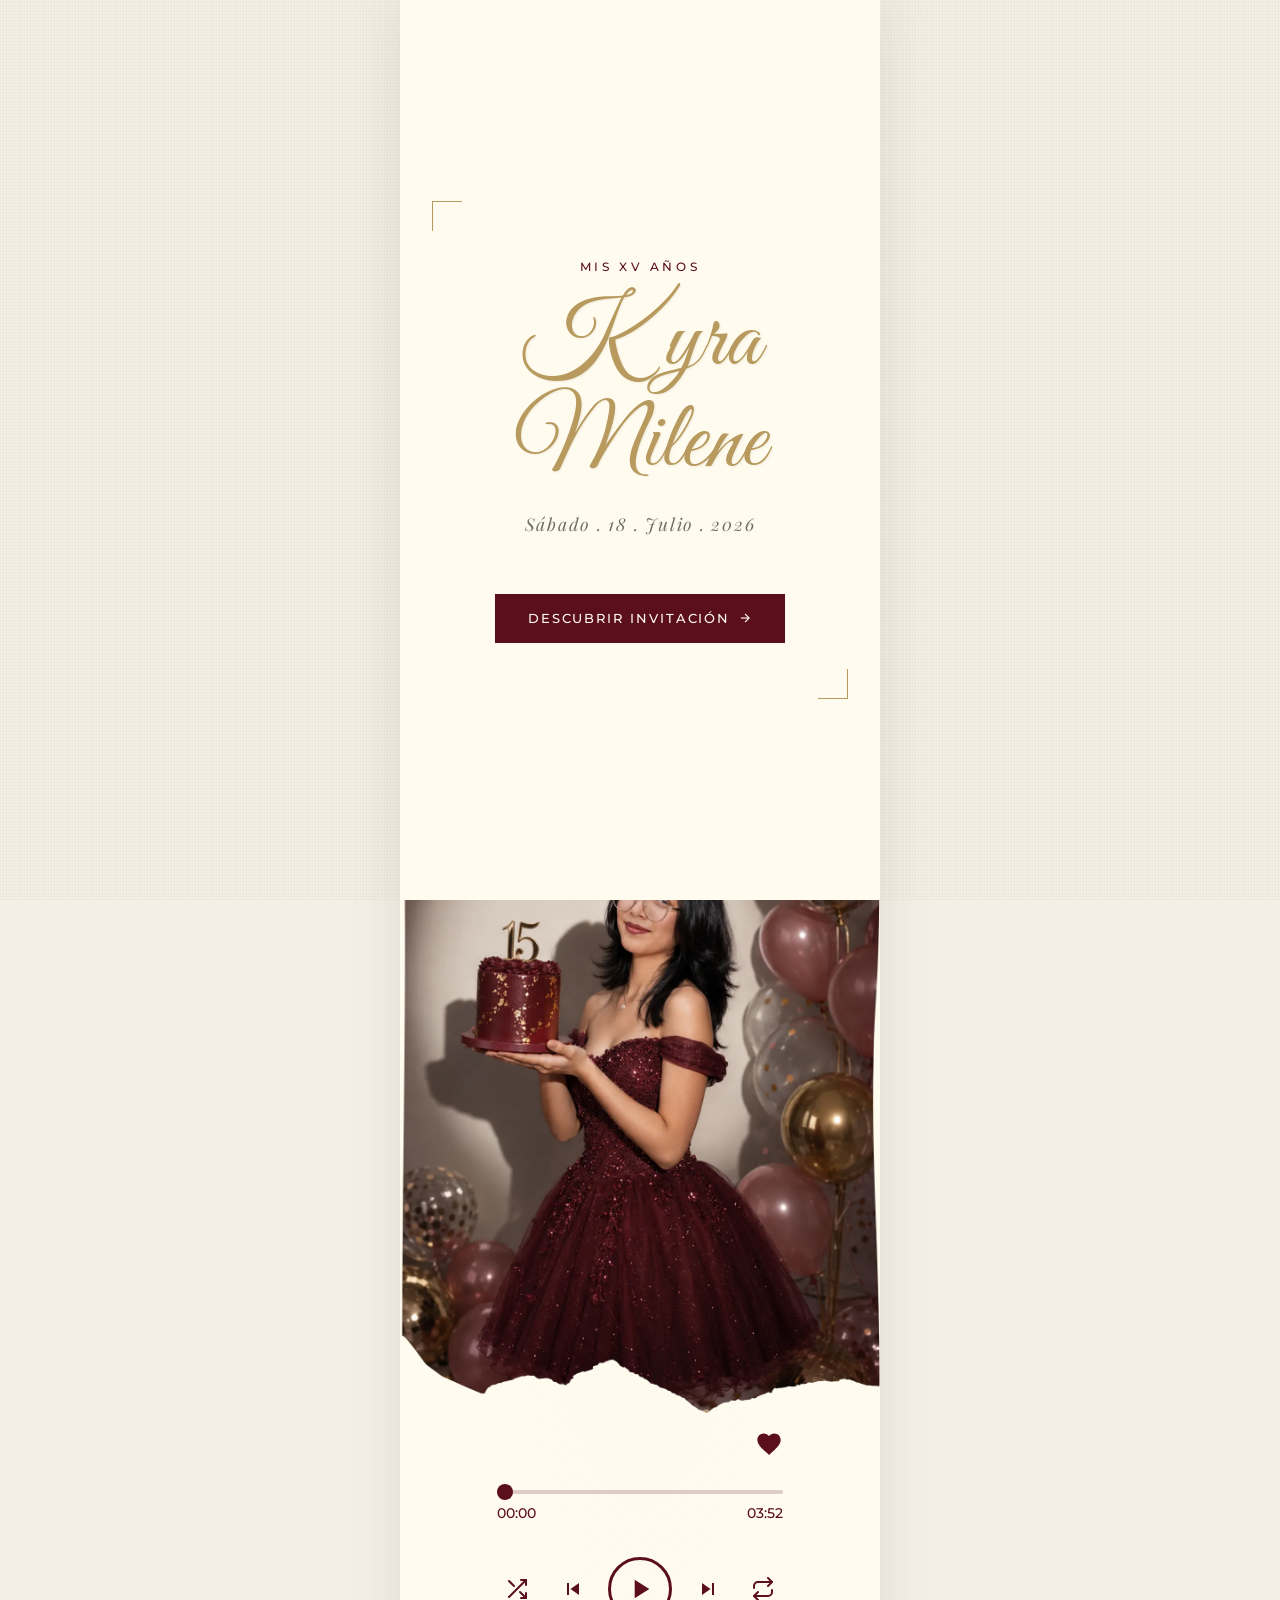
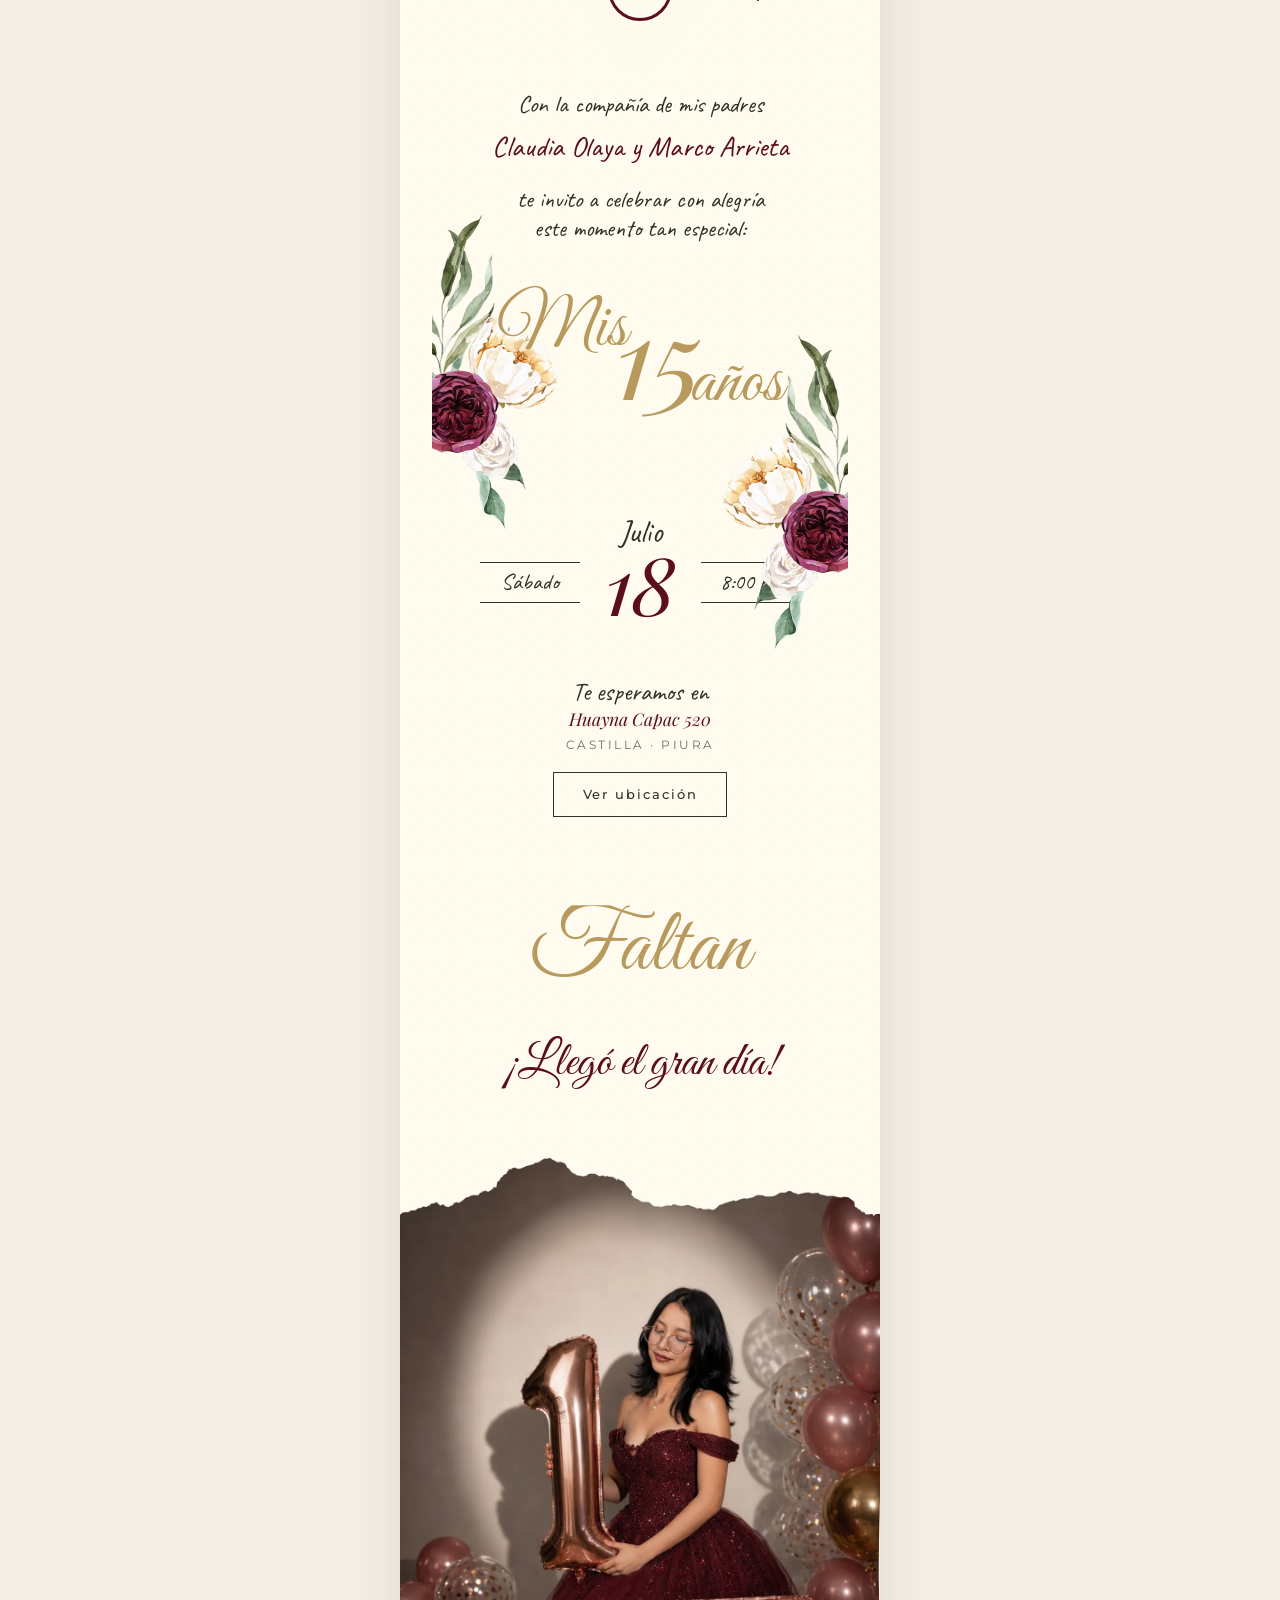
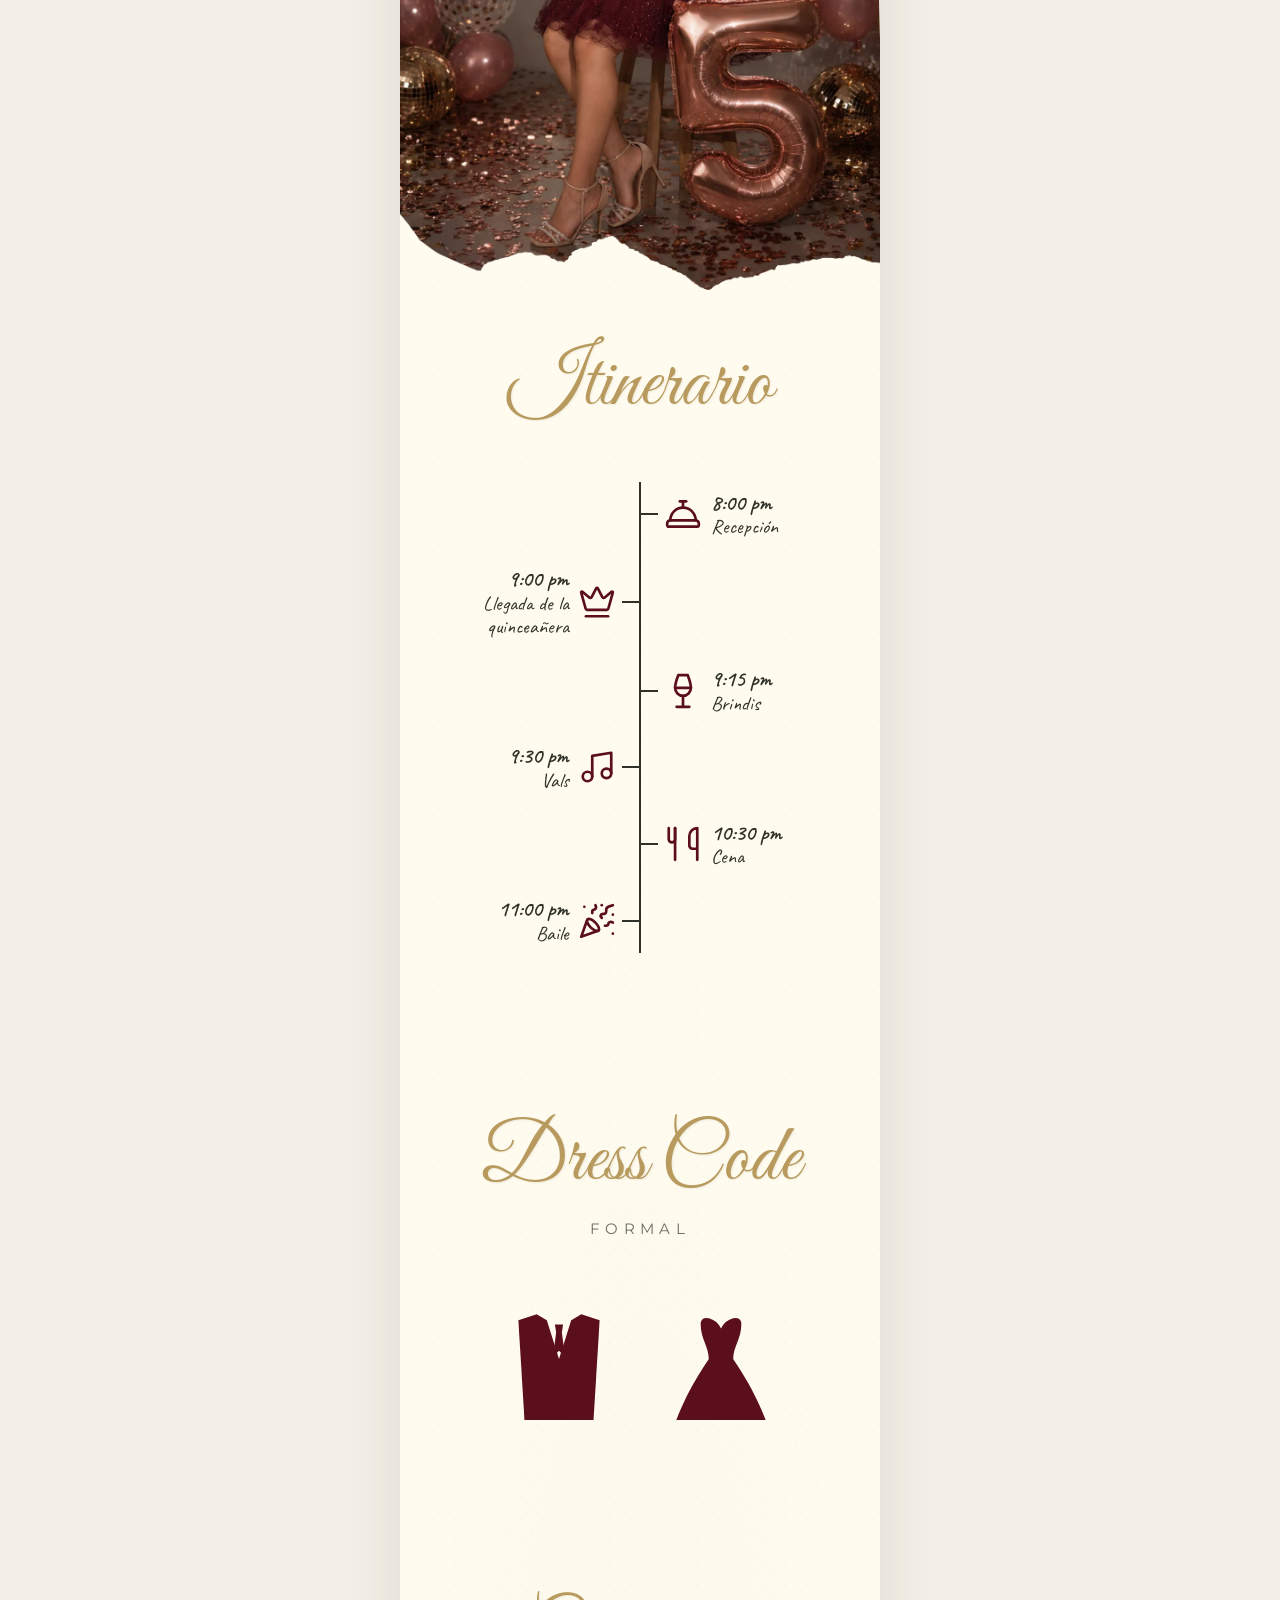
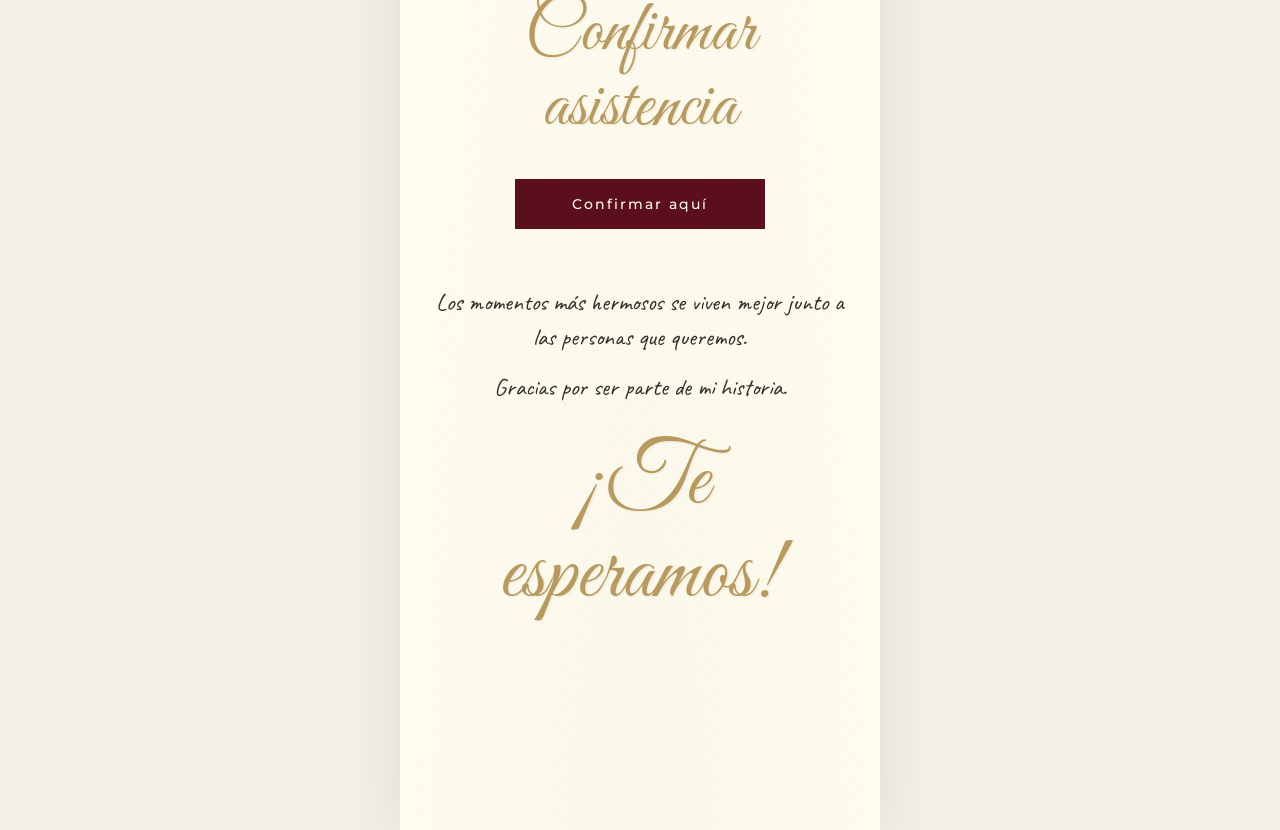
<file: kyra-arrieta/index.html>
<!DOCTYPE html>
<html lang="es">
<head>
    <meta charset="UTF-8">
    <meta name="viewport" content="width=device-width, initial-scale=1.0">
    <title>Kyra Milene | Mis 15 Años</title>
    <meta name="description" content="Invitación digital para la fiesta de 15 años de Kyra Milene Arrieta Olaya. Sábado 18 de Julio. Piura, Perú.">
    
    <!-- Google Fonts -->
    <link rel="preconnect" href="https://fonts.googleapis.com">
    <link rel="preconnect" href="https://fonts.gstatic.com" crossorigin>
    <link href="https://fonts.googleapis.com/css2?family=Caveat:wght@400;500;600;700&family=Great+Vibes&family=Montserrat:wght@300;400;500;600;700&family=Playfair+Display:ital,wght@0,400;0,600;0,700;1,400;1,600;1,700&display=swap" rel="stylesheet">
    
    <!-- Main Style -->
    <link rel="stylesheet" href="styles.css">
</head>
<body>

    <!-- Scroll Progress Indicator -->
    <div class="scroll-progress-container">
        <div id="scroll-progress" class="scroll-progress"></div>
    </div>

    <!-- Onboarding / Welcome Screen (Preview) -->
    <div id="welcome-overlay" class="welcome-overlay">
        <div class="welcome-card">
            <span class="welcome-eyebrow">MIS XV AÑOS</span>
            <h1 class="welcome-title">Kyra Milene</h1>
            <p class="welcome-date">Sábado . 18 . Julio . 2026</p>
            <button id="btn-enter" class="btn btn-primary btn-double-border" aria-label="Entrar a la invitación">
                <span>DESCUBRIR INVITACIÓN</span>
                <svg width="14" height="14" viewBox="0 0 24 24" fill="none" stroke="currentColor" stroke-width="2">
                    <line x1="5" y1="12" x2="19" y2="12"></line>
                    <polyline points="12 5 19 12 12 19"></polyline>
                </svg>
            </button>
        </div>
    </div>

    <!-- Background Music Element -->
    <audio id="bg-music" loop preload="none">
        <source id="audio-source" src="" type="audio/mp3">
    </audio>



    <!-- Main Container -->
    <div class="invite-container" style="overflow:hidden;">

        <!-- Decorative floral corners -->
        <img src="assets/EsquinaIzquierda.webp" alt="" class="corner-flower corner-flower--left" aria-hidden="true" style="position:absolute; top:0; left:0; width:clamp(165px,48vw,250px); height:auto; pointer-events:none; z-index:6;">
        <img src="assets/EsquinaDerecha.webp" alt="" class="corner-flower corner-flower--right" aria-hidden="true" style="position:absolute; top:0; right:0; width:clamp(165px,48vw,250px); height:auto; pointer-events:none; z-index:6;">

        <!-- Hero Section -->
        <header id="hero" class="section hero-section reveal active">
            <div class="hero-content">
                <blockquote class="intro-quote">
                    "Entre sueños, ilusiones y nuevas metas, llega el día de celebrar una etapa única que guardaré para siempre en mi corazón."
                </blockquote>

                <!-- Cursive Title Name -->
                <h1 class="hero-name-title">Kyra Milene</h1>
            </div>
        </header>

        <!-- Photo with built-in torn edge cutout -->
        <div class="hero-photo-cutout">
            <picture>
                <source srcset="assets/Kyra1.webp" type="image/webp">
                <img src="assets/Kyra1.png" alt="Kyra Milene - Mis 15 Años" width="1080" height="1700" fetchpriority="high">
            </picture>
        </div>

        <!-- Embedded Custom Audio Player -->
        <div class="custom-audio-player">
            <div class="player-header">
                <svg class="icon-heart" width="28" height="28" viewBox="0 0 24 24" fill="currentColor" xmlns="http://www.w3.org/2000/svg">
                    <path d="M12 21.35l-1.45-1.32C5.4 15.36 2 12.28 2 8.5 2 5.42 4.42 3 7.5 3c1.74 0 3.41.81 4.5 2.09C13.09 3.81 14.76 3 16.5 3 19.58 3 22 5.42 22 8.5c0 3.78-3.4 6.86-8.55 11.54L12 21.35z"/>
                </svg>
            </div>
            <div class="progress-container">
                <input type="range" id="progress-bar" class="progress-bar" value="0" min="0" max="100" step="0.1">
                <div class="time-info">
                    <span id="current-time">00:00</span>
                    <span id="duration-time">00:00</span>
                </div>
            </div>
            <div class="player-controls">
                <button class="btn-control icon-shuffle" aria-label="Shuffle">
                    <svg width="24" height="24" viewBox="0 0 24 24" fill="none" stroke="currentColor" stroke-width="2" stroke-linecap="round" stroke-linejoin="round"><polyline points="16 3 21 3 21 8"></polyline><line x1="4" y1="20" x2="21" y2="3"></line><polyline points="21 16 21 21 16 21"></polyline><line x1="15" y1="15" x2="21" y2="21"></line><line x1="4" y1="4" x2="9" y2="9"></line></svg>
                </button>
                <button class="btn-control icon-prev" aria-label="Previous">
                    <svg width="24" height="24" viewBox="0 0 24 24" fill="currentColor"><path d="M6 6h2v12H6zm3.5 6l8.5 6V6z"/></svg>
                </button>
                <button id="btn-play-pause" class="btn-play-pause" aria-label="Play/Pause">
                    <svg id="icon-play" width="32" height="32" viewBox="0 0 24 24" fill="currentColor"><path d="M8 5v14l11-7z"/></svg>
                    <svg id="icon-pause" width="32" height="32" viewBox="0 0 24 24" fill="currentColor" style="display: none;"><path d="M6 19h4V5H6v14zm8-14v14h4V5h-4z"/></svg>
                </button>
                <button class="btn-control icon-next" aria-label="Next">
                    <svg width="24" height="24" viewBox="0 0 24 24" fill="currentColor"><path d="M6 18l8.5-6L6 6v12zM16 6v12h2V6h-2z"/></svg>
                </button>
                <button class="btn-control icon-repeat" aria-label="Repeat">
                    <svg width="24" height="24" viewBox="0 0 24 24" fill="none" stroke="currentColor" stroke-width="2" stroke-linecap="round" stroke-linejoin="round"><polyline points="17 1 21 5 17 9"></polyline><path d="M3 11V9a4 4 0 0 1 4-4h14"></path><polyline points="7 23 3 19 7 15"></polyline><path d="M21 13v2a4 4 0 0 1-4 4H3"></path></svg>
                </button>
            </div>
        </div>

        <!-- Parents & Intro Section -->
        <section class="section text-center reveal" style="position:relative;">
            <img src="assets/FlorAditional.webp" alt="" aria-hidden="true" loading="lazy" style="position:absolute; top:160px; left:-45px; width:clamp(115px,30vw,175px); height:auto; z-index:0; pointer-events:none; transform:scaleX(-1);">
            <img src="assets/FlorAditional.webp" alt="" aria-hidden="true" loading="lazy" style="position:absolute; top:280px; right:-45px; width:clamp(115px,30vw,175px); height:auto; z-index:0; pointer-events:none;">

            <p class="intro-text">Con la compañía de mis padres</p>
            <p class="intro-parents">Claudia Olaya y Marco Arrieta</p>
            <p class="intro-text">
                te invito a celebrar con alegría<br>
                este momento tan especial:
            </p>

            <h2 class="title-15" style="position:relative; z-index:1;">
                <span class="title-mis">Mis</span>
                <span class="title-number">15</span>
                <span class="title-anos">años</span>
            </h2>

            <!-- Date Block -->
            <div class="date-block">
                <span class="date-month">Julio</span>
                <div class="date-row">
                    <div class="date-side">
                        <hr>
                        <span>Sábado</span>
                        <hr>
                    </div>
                    <div class="date-day">18</div>
                    <div class="date-side">
                        <hr>
                        <span>8:00 pm</span>
                        <hr>
                    </div>
                </div>
            </div>

            <!-- Location Block -->
            <div class="venue-block">
                <span class="venue-label">Te esperamos en</span>
                <p class="venue-name">Huayna Capac 520</p>
                <p class="venue-city">Castilla &middot; Piura</p>
                <a href="https://www.google.com/maps/search/?api=1&query=Huayna+Capac+522+Castilla+Piura"
                   class="btn btn-secondary venue-map-link" target="_blank" rel="noopener noreferrer">Ver ubicación</a>
            </div>
        </section>

        <!-- Countdown Section -->
        <section class="section countdown-section reveal">
            <h2 class="countdown-main-title">Faltan</h2>
            <div id="countdown" class="countdown-row">
                <div class="countdown-item">
                    <span id="days" class="time-num">00</span>
                    <span class="time-label">Días</span>
                </div>
                <span class="countdown-colon">:</span>
                <div class="countdown-item">
                    <span id="hours" class="time-num">00</span>
                    <span class="time-label">Horas</span>
                </div>
                <span class="countdown-colon">:</span>
                <div class="countdown-item">
                    <span id="minutes" class="time-num">00</span>
                    <span class="time-label">Minutos</span>
                </div>
                <span class="countdown-colon">:</span>
                <div class="countdown-item">
                    <span id="seconds" class="time-num">00</span>
                    <span class="time-label">Segundos</span>
                </div>
            </div>
        </section>

        <!-- Second Photo (Kyra2.png with cutout) -->
        <div class="photo-cutout reveal">
            <picture>
                <source srcset="assets/Kyra2.webp" type="image/webp">
                <img src="assets/Kyra2.png" alt="Kyra Milene" width="1080" height="1700" loading="lazy">
            </picture>
        </div>

        <!-- Itinerary Section -->
        <section class="section itinerary-section reveal">
            <h2 class="itinerary-title">Itinerario</h2>

            <div class="itin-timeline">
                <!-- 8:00 pm - Recepción -->
                <div class="itin-row is-right reveal">
                    <div class="itin-icon" aria-hidden="true">
                        <svg viewBox="0 0 24 24" fill="none" stroke="currentColor" stroke-width="1.7" stroke-linecap="round" stroke-linejoin="round">
                            <path d="M3 20a1 1 0 0 1-1-1v-1a2 2 0 0 1 2-2h16a2 2 0 0 1 2 2v1a1 1 0 0 1-1 1Z"/>
                            <path d="M20 16a8 8 0 1 0-16 0"/>
                            <path d="M12 4v4"/>
                            <path d="M10 4h4"/>
                        </svg>
                    </div>
                    <div class="itin-text">
                        <span class="itin-time">8:00 pm</span>
                        <span class="itin-label">Recepción</span>
                    </div>
                </div>

                <!-- 9:00 pm - Llegada de la quinceañera -->
                <div class="itin-row is-left reveal">
                    <div class="itin-icon" aria-hidden="true">
                        <svg viewBox="0 0 24 24" fill="none" stroke="currentColor" stroke-width="1.7" stroke-linecap="round" stroke-linejoin="round">
                            <path d="M11.562 3.266a.5.5 0 0 1 .876 0L15.39 8.87a1 1 0 0 0 1.516.294L21.183 5.5a.5.5 0 0 1 .798.519l-2.834 10.246a1 1 0 0 1-.956.734H5.81a1 1 0 0 1-.957-.734L2.02 6.02a.5.5 0 0 1 .798-.519l4.276 3.664a1 1 0 0 0 1.516-.294z"/>
                            <path d="M5 21h14"/>
                        </svg>
                    </div>
                    <div class="itin-text">
                        <span class="itin-time">9:00 pm</span>
                        <span class="itin-label">Llegada de la<br>quinceañera</span>
                    </div>
                </div>

                <!-- 9:15 pm - Brindis -->
                <div class="itin-row is-right reveal">
                    <div class="itin-icon" aria-hidden="true">
                        <svg viewBox="0 0 24 24" fill="none" stroke="currentColor" stroke-width="1.7" stroke-linecap="round" stroke-linejoin="round">
                            <path d="M8 22h8"/>
                            <path d="M7 10h10"/>
                            <path d="M12 15v7"/>
                            <path d="M12 15a5 5 0 0 0 5-5c0-2-.5-4-2-8H9c-1.5 4-2 6-2 8a5 5 0 0 0 5 5Z"/>
                        </svg>
                    </div>
                    <div class="itin-text">
                        <span class="itin-time">9:15 pm</span>
                        <span class="itin-label">Brindis</span>
                    </div>
                </div>

                <!-- 9:30 pm - Vals -->
                <div class="itin-row is-left reveal">
                    <div class="itin-icon" aria-hidden="true">
                        <svg viewBox="0 0 24 24" fill="none" stroke="currentColor" stroke-width="1.7" stroke-linecap="round" stroke-linejoin="round">
                            <path d="M9 18V5l12-2v13"/>
                            <circle cx="6" cy="18" r="3"/>
                            <circle cx="18" cy="16" r="3"/>
                        </svg>
                    </div>
                    <div class="itin-text">
                        <span class="itin-time">9:30 pm</span>
                        <span class="itin-label">Vals</span>
                    </div>
                </div>

                <!-- 10:30 pm - Cena -->
                <div class="itin-row is-right reveal">
                    <div class="itin-icon" aria-hidden="true">
                        <svg viewBox="0 0 24 24" fill="none" stroke="currentColor" stroke-width="1.7" stroke-linecap="round" stroke-linejoin="round">
                            <path d="M3 2v7c0 1.1.9 2 2 2a2 2 0 0 0 2-2V2"/>
                            <path d="M7 2v20"/>
                            <path d="M21 15V2a5 5 0 0 0-5 5v6c0 1.1.9 2 2 2h3Zm0 0v7"/>
                        </svg>
                    </div>
                    <div class="itin-text">
                        <span class="itin-time">10:30 pm</span>
                        <span class="itin-label">Cena</span>
                    </div>
                </div>

                <!-- 11:00 pm - Baile -->
                <div class="itin-row is-left reveal">
                    <div class="itin-icon" aria-hidden="true">
                        <svg viewBox="0 0 24 24" fill="none" stroke="currentColor" stroke-width="1.7" stroke-linecap="round" stroke-linejoin="round">
                            <path d="M5.8 11.3 2 22l10.7-3.79"/>
                            <path d="M4 3h.01"/>
                            <path d="M22 8h.01"/>
                            <path d="M15 2h.01"/>
                            <path d="M22 20h.01"/>
                            <path d="m22 2-2.24.75a2.9 2.9 0 0 0-1.96 3.12c.1.86-.57 1.63-1.45 1.63h-.38c-.86 0-1.6.6-1.76 1.44L15 10"/>
                            <path d="m22 13-.82-.33c-.86-.34-1.82.2-1.98 1.11c-.11.7-.72 1.22-1.43 1.22H17"/>
                            <path d="m11 2 .33.82c.34.86-.2 1.82-1.11 1.98C9.52 4.9 9 5.52 9 6.23V7"/>
                            <path d="M11 13c1.93 1.93 2.83 4.17 2 5-.83.83-3.07-.07-5-2-1.93-1.93-2.83-4.17-2-5 .83-.83 3.07.07 5 2Z"/>
                        </svg>
                    </div>
                    <div class="itin-text">
                        <span class="itin-time">11:00 pm</span>
                        <span class="itin-label">Baile</span>
                    </div>
                </div>
            </div>
        </section>

        <!-- Dress Code Section -->
        <section class="section dresscode-section reveal">
            <h2 class="dresscode-title">Dress Code</h2>
            <p class="dresscode-subtitle">Formal</p>

            <div class="dresscode-icons" aria-hidden="true">
                <!-- Suit jacket (filled silhouette with V-neck + tie) -->
                <svg class="dresscode-svg" viewBox="0 0 64 64" fill="currentColor">
                    <path d="M12 11 21 8 26 11 32 30 32 60 15 60Z"/>
                    <path d="M52 11 43 8 38 11 32 30 32 60 49 60Z"/>
                    <path d="M30 13 34 13 33.4 17 35 29 32 26 29 29 30.6 17Z"/>
                </svg>
                <!-- Ballgown (filled silhouette) -->
                <svg class="dresscode-svg" viewBox="0 0 64 64" fill="currentColor">
                    <path d="M22 13
                        Q22 9 26 10 Q30 11 32 15 Q34 11 38 10 Q42 9 42 13
                        C42 20 38 24 38 30
                        C46 42 50 50 54 60
                        L10 60
                        C14 50 18 42 26 30
                        C26 24 22 20 22 13 Z"/>
                </svg>
            </div>
        </section>

        <!-- RSVP / Confirmar Asistencia Section -->
        <section id="rsvp" class="section rsvp-section reveal">
            <h2 class="confirm-title">Confirmar<br>asistencia</h2>

            <div class="rsvp-actions">
                <button id="btn-rsvp" class="btn btn-primary btn-lg">
                    <span>Confirmar aquí</span>
                </button>
            </div>

            <div class="confirm-closing">
                <p>Los momentos más hermosos se viven mejor junto a las personas que queremos.</p>
                <p>Gracias por ser parte de mi historia.</p>
            </div>

            <h2 class="te-esperamos">¡Te esperamos!</h2>
        </section>

    </div>

    <!-- RSVP Modal (Interactive Flow) -->
    <div id="rsvp-modal" class="modal">
        <div class="modal-content">
            <button id="modal-close" class="modal-close" aria-label="Cerrar modal">&times;</button>
            <div class="modal-body">
                <h3>Confirmar Asistencia</h3>
                <p class="modal-subtitle">Por favor completa tus datos para registrar tu asistencia en la lista de invitados.</p>

                <form id="form-rsvp" class="form-rsvp">
                    <div class="form-group">
                        <label for="rsvp-name">Nombre y Apellido</label>
                        <input type="text" id="rsvp-name" required placeholder="Ej. Juan Pérez">
                    </div>

                    <div class="form-group">
                        <label for="rsvp-phone">Número de Teléfono / Contacto</label>
                        <input type="tel" id="rsvp-phone" required placeholder="Ej. +51 987654321">
                    </div>

                    <div class="form-group">
                        <label for="rsvp-message">Mensaje para la quinceañera (opcional)</label>
                        <textarea id="rsvp-message" rows="2" placeholder="Ej. ¡Muchas felicidades, Kyra! Qué alegría compartir este momento contigo."></textarea>
                    </div>

                    <div class="form-group-radio">
                        <label>¿Asistirás a mis 15 años?</label>
                        <div class="radio-options">
                            <label class="radio-label">
                                <input type="radio" name="rsvp-status" value="Si" checked>
                                <span class="custom-radio"></span>
                                <span>Sí, asistiré con mucho gusto</span>
                            </label>
                            <label class="radio-label">
                                <input type="radio" name="rsvp-status" value="No">
                                <span class="custom-radio"></span>
                                <span>Lamentablemente no podré asistir</span>
                            </label>
                        </div>
                    </div>

                    <button type="submit" class="btn btn-primary btn-block" id="btn-submit-rsvp">
                        <span>CONFIRMAR ASISTENCIA</span>
                        <svg width="16" height="16" viewBox="0 0 24 24" fill="none" stroke="currentColor" stroke-width="2">
                            <polyline points="20 6 9 17 4 12"></polyline>
                        </svg>
                    </button>
                </form>
            </div>
        </div>
    </div>

    <!-- Floating RSVP CTA Button -->
    <button id="floating-rsvp-btn" class="floating-rsvp-btn" aria-label="Confirmar asistencia">
        <span>Confirmar Asistencia</span>
        <svg width="14" height="14" viewBox="0 0 24 24" fill="none" stroke="currentColor" stroke-width="2">
            <line x1="7" y1="17" x2="17" y2="7"></line>
            <polyline points="7 7 17 7 17 17"></polyline>
        </svg>
    </button>

    <!-- Inline toast notifications -->
    <div id="toast" class="toast" role="status" aria-live="polite"></div>

    <!-- Main JavaScript -->
    <script defer src="script.js"></script>
</body>
</html>
</file>
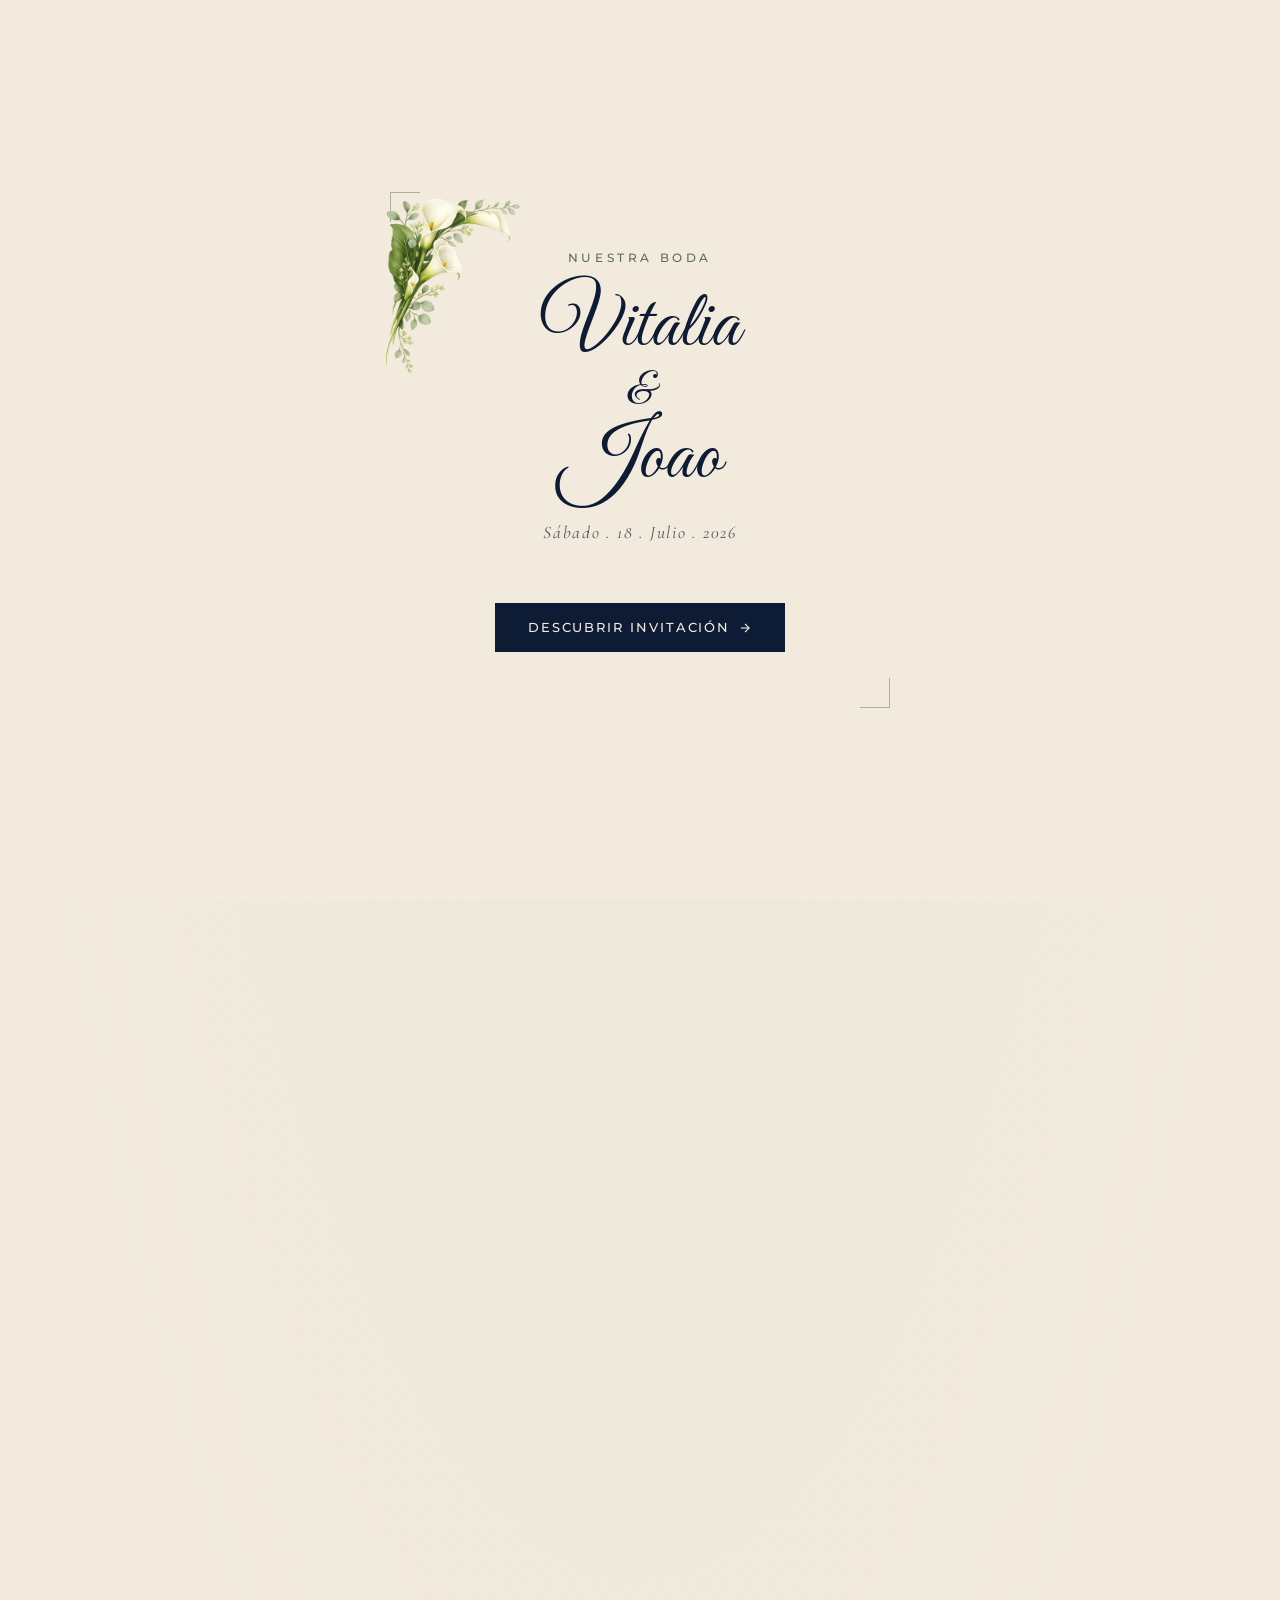
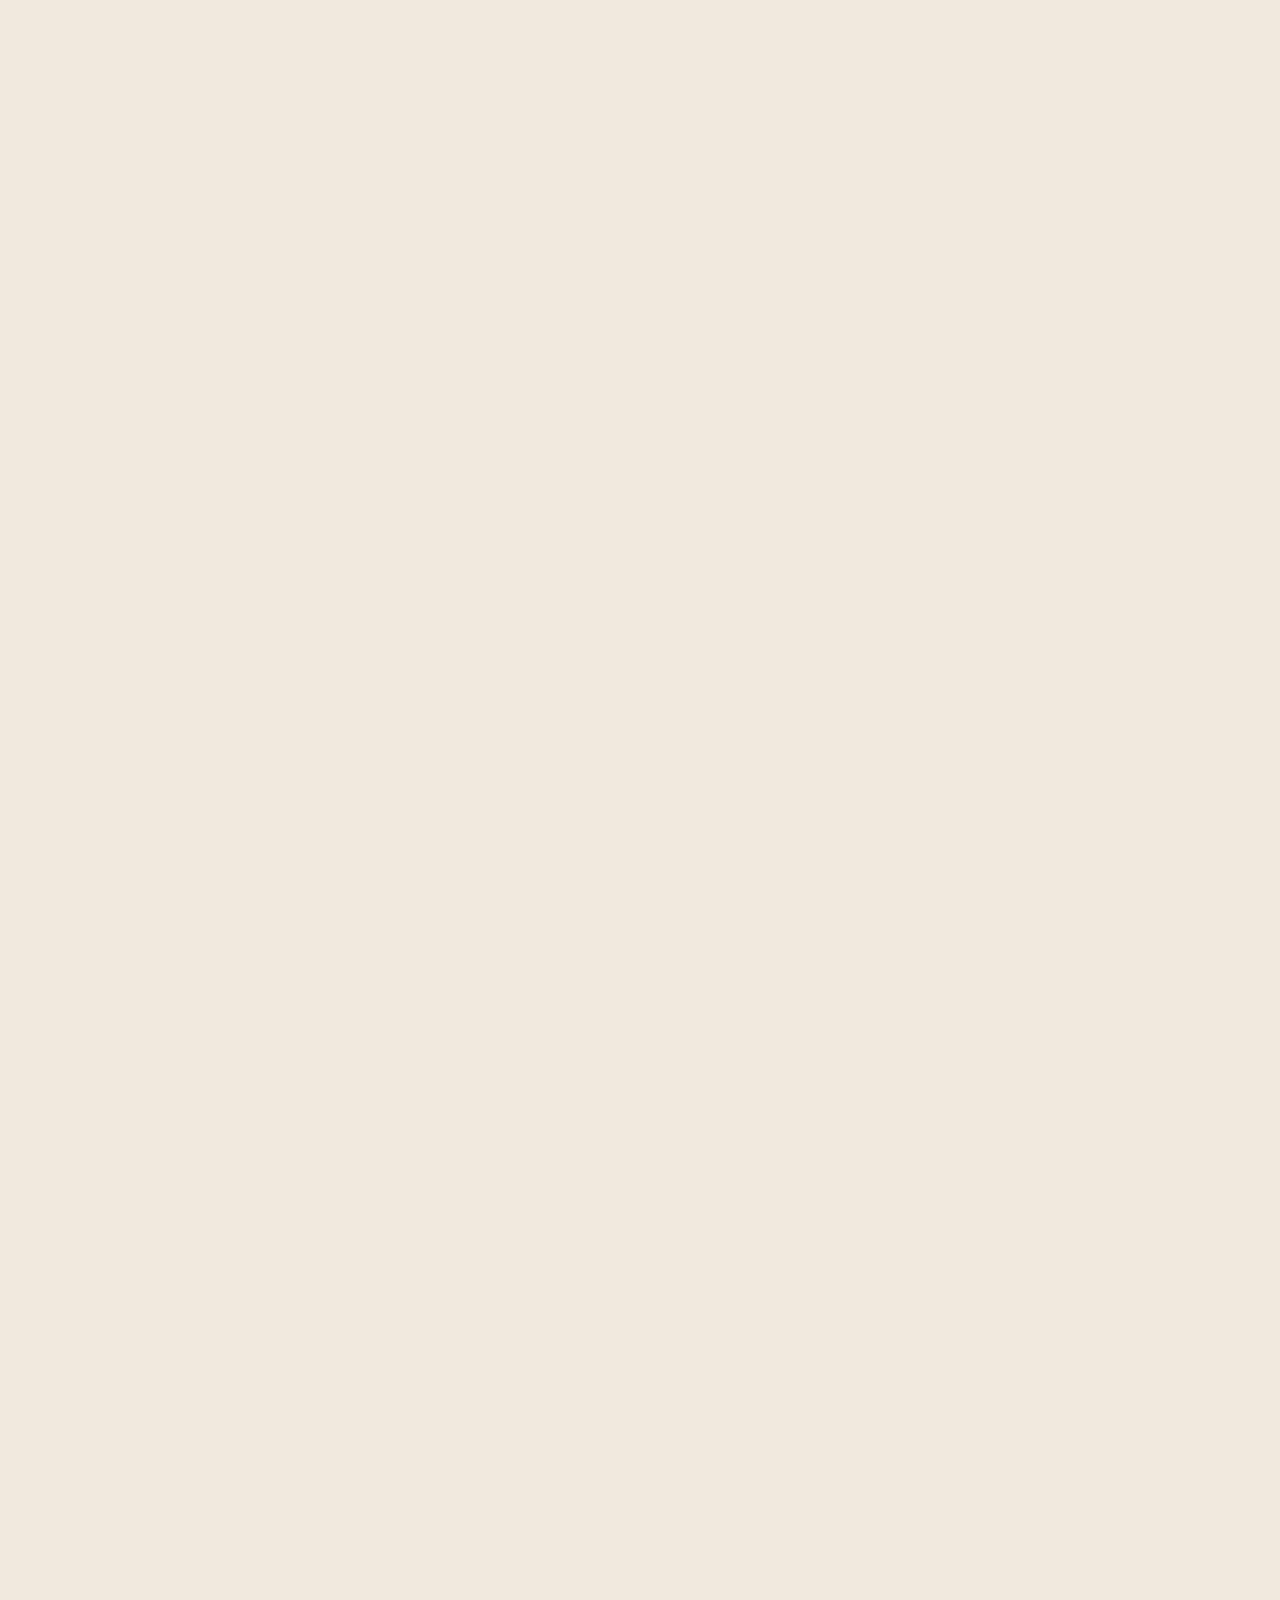
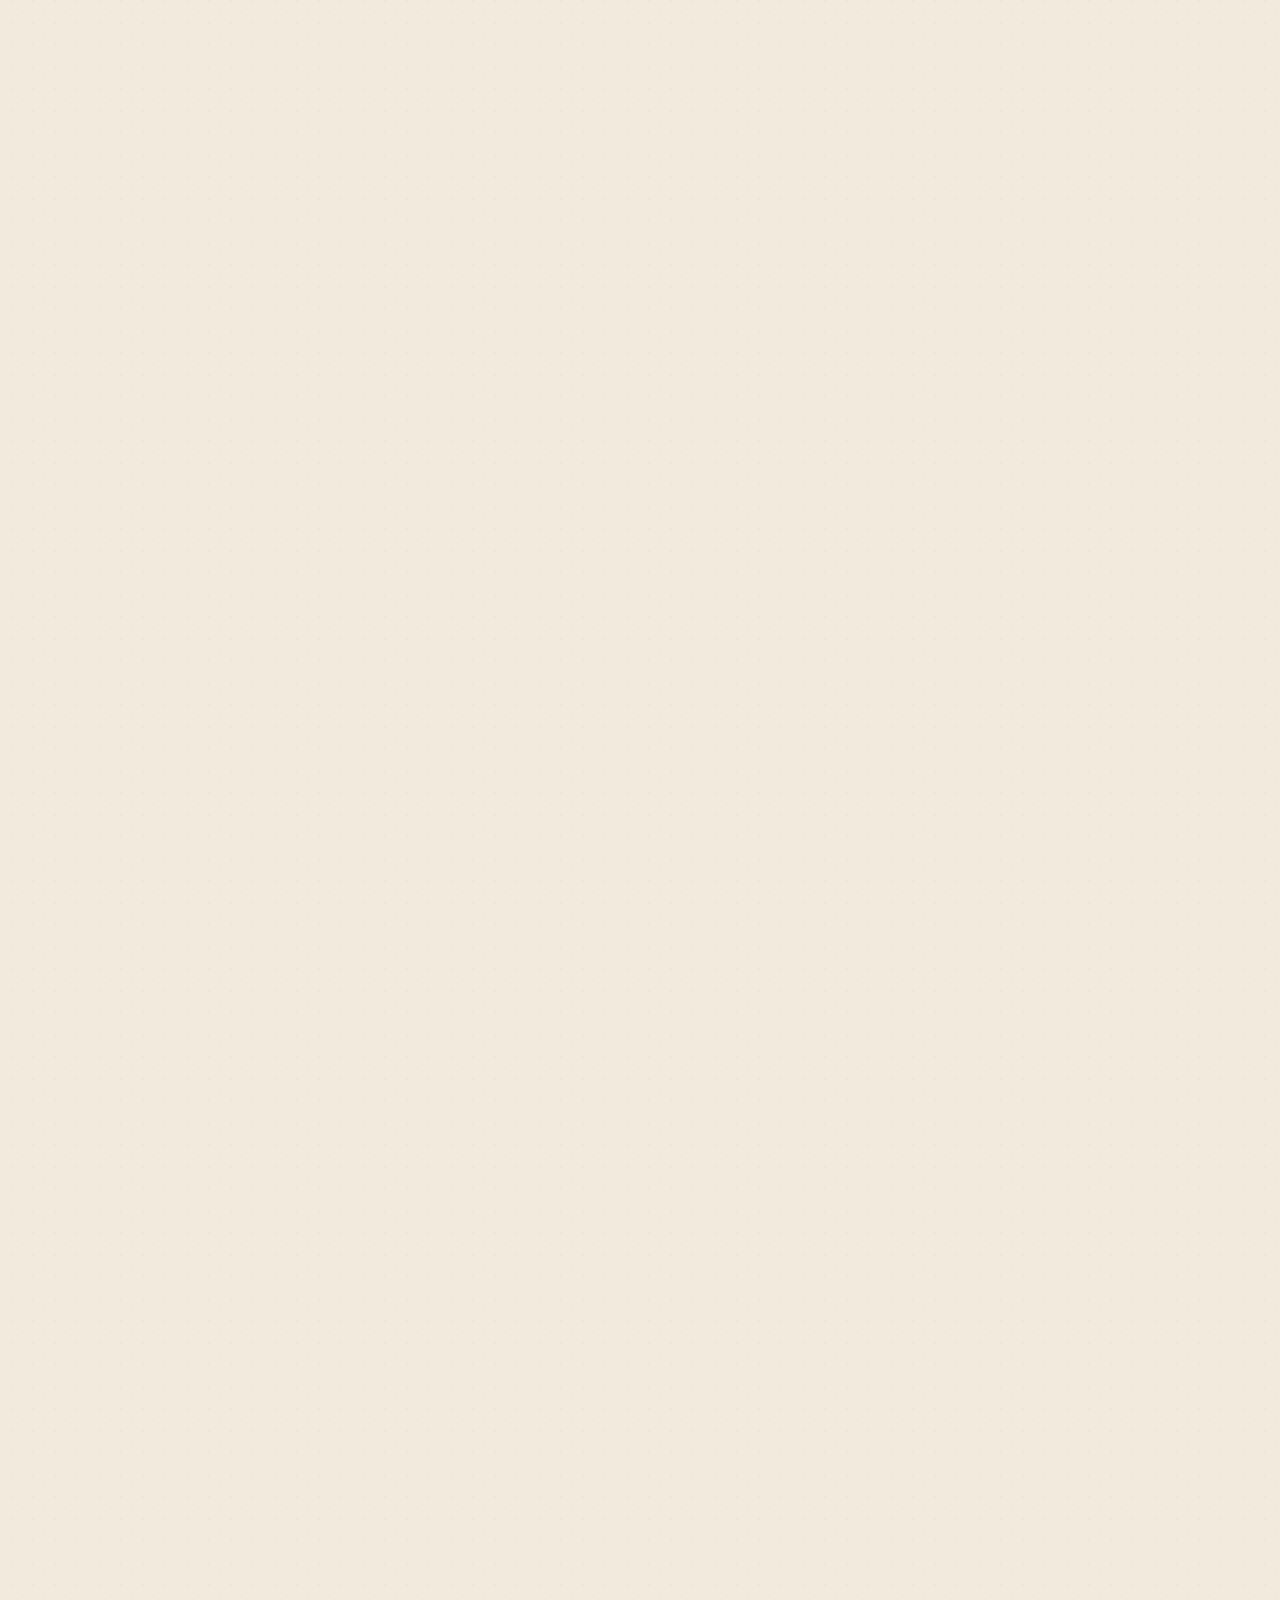
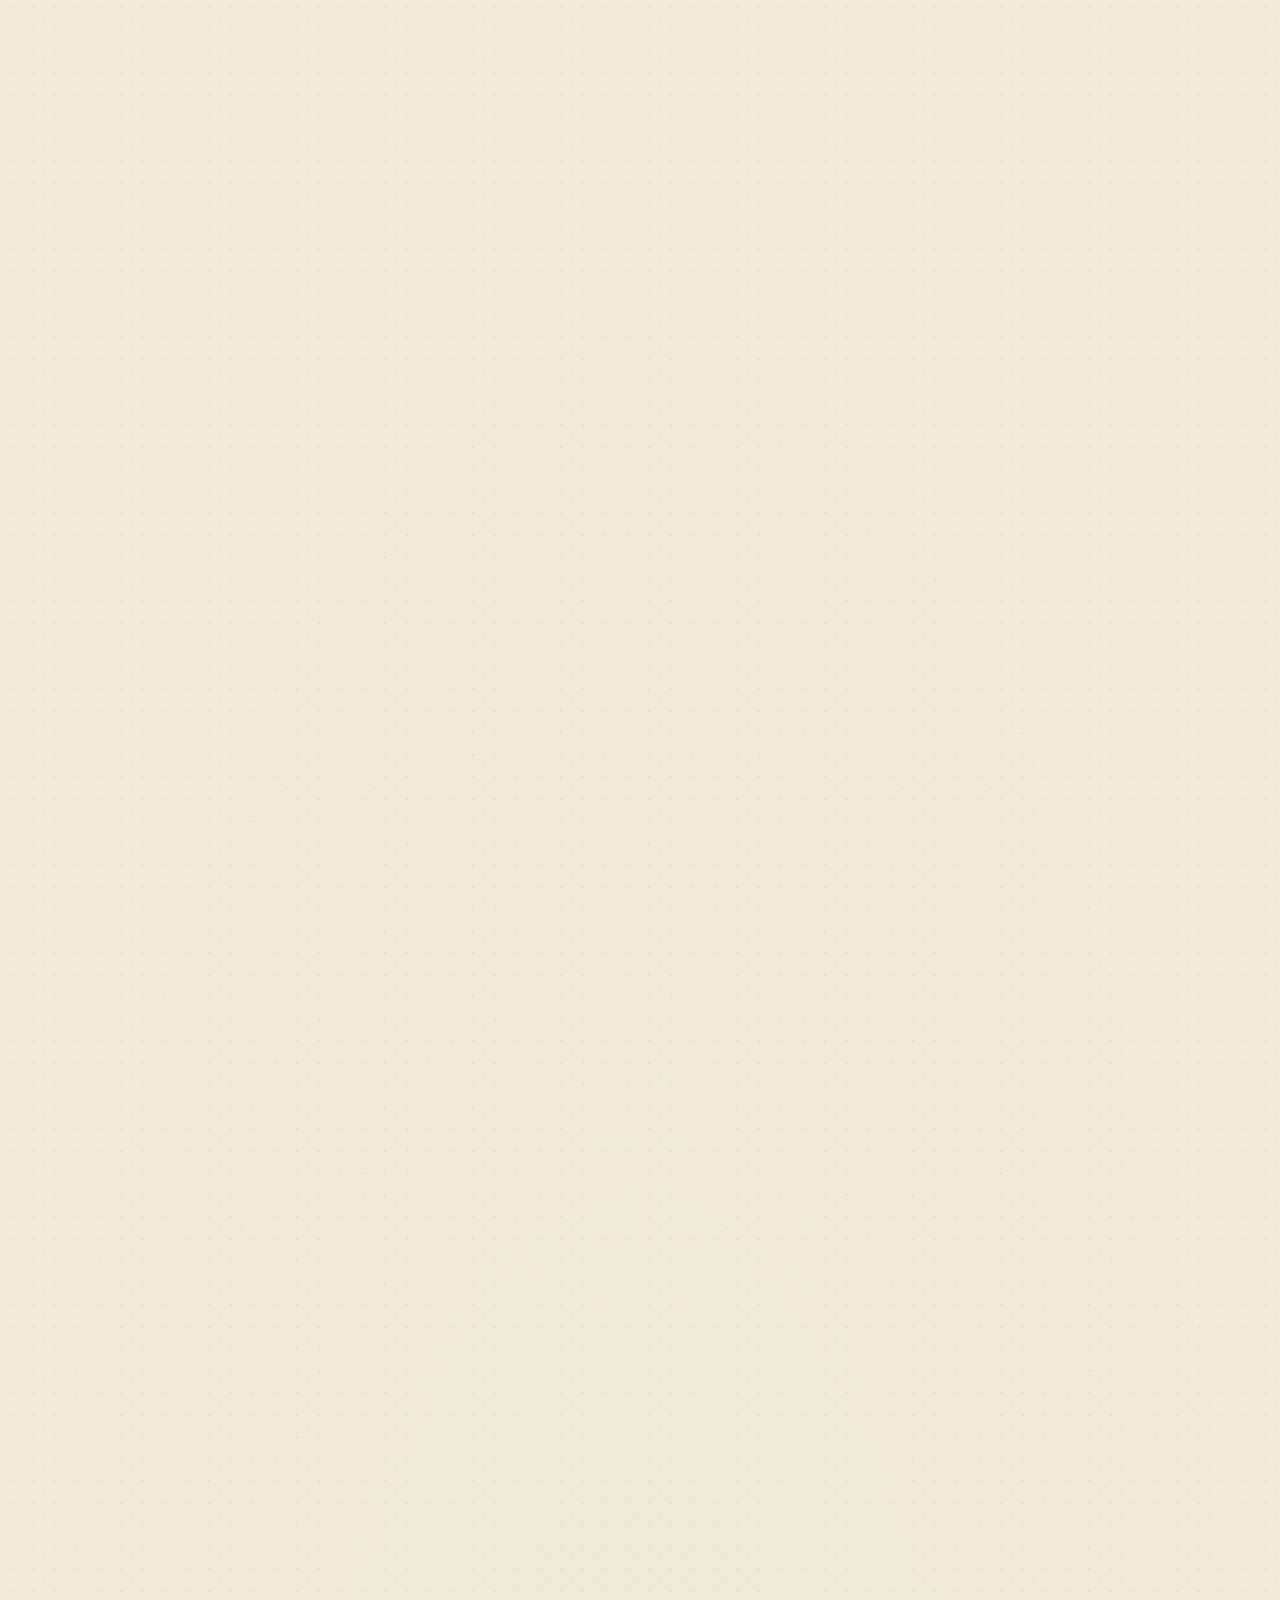
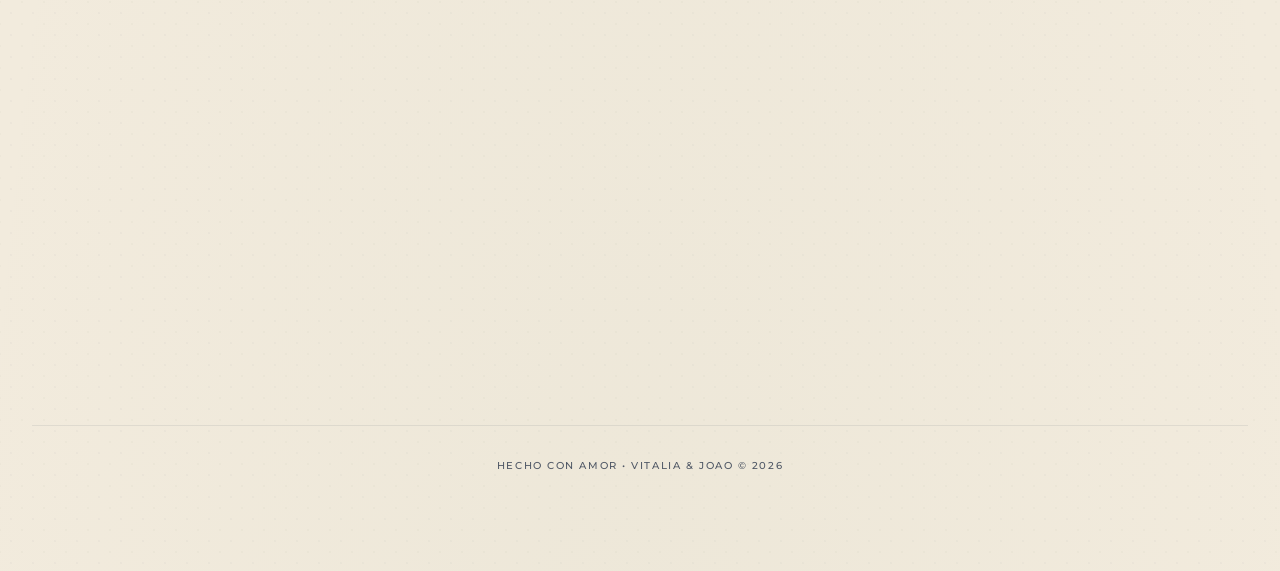
<file: vitalia-joao/index.html>
<!DOCTYPE html>
<html lang="es">
<head>
    <meta charset="UTF-8">
    <meta name="viewport" content="width=device-width, initial-scale=1.0">
    <title>Vitalia & Joao | Invitación de Boda</title>
    <meta name="description" content="Invitación digital para la boda de Vitalia Nataly Castillo Espinoza y Joao Vicente Murrieta Ratto. Sábado 18 de Julio. Piura, Perú.">
    
    <!-- Google Fonts -->
    <link rel="preconnect" href="https://fonts.googleapis.com">
    <link rel="preconnect" href="https://fonts.gstatic.com" crossorigin>
    <link href="https://fonts.googleapis.com/css2?family=Cormorant+Garamond:ital,wght@0,300;0,400;0,600;1,400&family=Great+Vibes&family=Montserrat:wght@300;400;500;600&display=swap" rel="stylesheet">
    
    <!-- Main Style -->
    <link rel="stylesheet" href="styles.css">
</head>
<body>

    <!-- Scroll Progress Indicator -->
    <div id="scroll-progress" class="scroll-progress"></div>

    <!-- Onboarding / Welcome Screen -->
    <div id="welcome-overlay" class="welcome-overlay">
        <div class="welcome-card">
            <img src="EsquinaIzquierda.PNG" alt="" class="welcome-flower-corner" aria-hidden="true">
            <span class="welcome-eyebrow">NUESTRA BODA</span>
            <h1 class="welcome-title"><span class="welcome-name">Vitalia</span><span class="welcome-amp">&amp;</span><span class="welcome-name">Joao</span></h1>
            <p class="welcome-date">Sábado . 18 . Julio . 2026</p>
            <button id="btn-enter" class="btn btn-primary btn-double-border" aria-label="Entrar a la invitación">
                <span>DESCUBRIR INVITACIÓN</span>
                <svg width="14" height="14" viewBox="0 0 24 24" fill="none" stroke="currentColor" stroke-width="2">
                    <line x1="5" y1="12" x2="19" y2="12"></line>
                    <polyline points="12 5 19 12 12 19"></polyline>
                </svg>
            </button>
        </div>
    </div>

    <!-- Background Music Element -->
    <audio id="bg-music" loop preload="none">
        <source id="audio-source" src="" type="audio/mp3">
    </audio>

    <!-- Floating Audio Controller (Always on Top) -->
    <div id="audio-player" class="audio-player hidden" aria-label="Reproductor de música">
        <button id="btn-music" class="btn-music" aria-label="Reproducir o pausar música de fondo">
            <div class="music-visualizer" id="music-visualizer">
                <span></span>
                <span></span>
                <span></span>
                <span></span>
            </div>
            <span class="music-label">Música</span>
        </button>
        <div class="music-tooltip">Is This Love (Bob Marley)</div>
    </div>

    <!-- Main Container -->
    <div class="invite-container">
        
        <!-- Hero Section -->
        <header id="hero" class="section hero-section reveal">
            <div class="editorial-frame">
                <img src="EsquinaIzquierda.PNG" alt="" class="hero-flower-corner" aria-hidden="true">
                <div class="hero-content">
                    <span class="hero-subtitle">NUESTRA BODA</span>
                    
                    <!-- Names Staggered Column Grid -->
                    <div class="couple-names-grid">
                        <div class="name-line-1">
                            Vitalia Nataly
                            <span class="name-surname">Castillo Espinoza</span>
                        </div>
                        <div class="name-ampersand">&</div>
                        <div class="name-line-2">
                            Joao Vicente
                            <span class="name-surname">Murrieta Ratto</span>
                        </div>
                    </div>

                    <blockquote class="bible-verse">
                        “El amor todo lo puede, porque donde está el amor, está Dios, y Dios es amor”
                    </blockquote>


                    <!-- Countdown Timer -->
                    <div class="countdown-wrapper">
                        <span class="countdown-title">Faltan</span>
                        <div id="countdown" class="countdown-row">
                            <div class="countdown-time-item">
                                <span id="days" class="time-num">00</span>
                                <span class="time-label">días</span>
                            </div>
                            <span class="countdown-separator">:</span>
                            <div class="countdown-time-item">
                                <span id="hours" class="time-num">00</span>
                                <span class="time-label">horas</span>
                            </div>
                            <span class="countdown-separator">:</span>
                            <div class="countdown-time-item">
                                <span id="minutes" class="time-num">00</span>
                                <span class="time-label">mins</span>
                            </div>
                            <span class="countdown-separator">:</span>
                            <div class="countdown-time-item">
                                <span id="seconds" class="time-num">00</span>
                                <span class="time-label">segs</span>
                            </div>
                        </div>
                    </div>

                </div>
            </div>
        </header>

        <div class="section-divider-line reveal"></div>

        <!-- Parents Section -->
        <section id="parents" class="section parents-section reveal">
            <span class="section-script-title">Con la bendición de Dios y nuestros padres</span>
            
            <div class="parents-grid">
                <div class="parent-column bride">
                    <h3>Padres de la Novia</h3>
                    <p class="parent-name">Dery Espinoza de Castillo</p>
                    <p class="parent-name">Ruben Castillo Peña <span class="deceased-marker">(†)</span></p>
                </div>
                
                <div class="parent-column groom">
                    <h3>Padres del Novio</h3>
                    <p class="parent-name">Nélida Rosa Ratto Chumbe</p>
                    <p class="parent-name">Juan Murrieta Feitoza <span class="deceased-marker">(†)</span></p>
                </div>
            </div>
        </section>

        <!-- When & Where Section -->
        <section id="datetime" class="section datetime-section reveal">
            <img src="EsquinaInferiorDerecha.PNG" alt="" class="section-flower-br" aria-hidden="true">
            <h2 class="section-title">Cuándo &amp; Dónde</h2>
            
            <div class="datetime-container">
                <!-- Date Card -->
                <div class="datetime-card" style="--card-index: 1;">
                    <div class="datetime-card-inner">
                        <div class="datetime-card-header">
                            <span class="card-eyebrow">CUÁNDO</span>
                            <div class="card-date-badge">
                                <span class="badge-day">SÁBADO</span>
                                <span class="badge-num">18</span>
                                <span class="badge-month">JULIO / 2026</span>
                            </div>
                        </div>
                        <div class="datetime-card-divider"></div>
                        <div class="datetime-card-body">
                            <h3 class="datetime-title">Sábado 18 de Julio, 2026</h3>
                            <p class="datetime-desc">Recepción a partir de las 5:30 PM</p>
                            
                            <div class="calendar-btn-wrapper">
                                <button id="btn-calendar" class="btn btn-secondary btn-sm btn-double-border" aria-expanded="false">
                                    <span>AGENDAR FECHA</span>
                                    <svg width="10" height="10" viewBox="0 0 24 24" fill="none" stroke="currentColor" stroke-width="2">
                                        <path d="M6 9l6 6 6-6"></path>
                                    </svg>
                                </button>
                                <div id="calendar-dropdown" class="calendar-dropdown">
                                    <a href="#" id="link-google-cal" target="_blank" rel="noopener">Google Calendar</a>
                                    <a href="#" id="link-ical">Apple Calendar (.ics)</a>
                                </div>
                            </div>
                        </div>
                    </div>
                </div>

                <!-- Place Card -->
                <div class="datetime-card" style="--card-index: 2;">
                    <div class="datetime-card-inner">
                        <div class="datetime-card-header">
                            <span class="card-eyebrow">DÓNDE</span>
                            <div class="card-icon-badge">
                                <svg class="badge-svg badge-svg-pin" width="32" height="32" viewBox="0 0 24 24" fill="none" stroke="currentColor" stroke-width="1.2" stroke-linecap="round" stroke-linejoin="round">
                                    <path d="M12 20.5c0-.2 6-5.4 6-10.2a6 6 0 1 0-12 0c0 4.8 6 10 6 10.2z"></path>
                                    <circle cx="12" cy="10" r="2.3"></circle>
                                    <path d="M8.5 22.5h7" opacity="0.45"></path>
                                </svg>
                            </div>
                        </div>
                        <div class="datetime-card-divider"></div>
                        <div class="datetime-card-body">
                            <h3 class="datetime-title">Ceremonia & Recepción</h3>
                            <p class="datetime-venue">Casa Josbert</p>
                            <p class="datetime-desc">Boulevard Park Plaza G-H 43 A, Urbanización Miraflores Country Club</p>
                            <a href="https://maps.app.goo.gl/wZemmArLAkEwySyEA"
                               target="_blank" rel="noopener" class="btn btn-primary btn-sm btn-double-border">
                                <span>VER EN GOOGLE MAPS</span>
                                <svg width="12" height="12" viewBox="0 0 24 24" fill="none" stroke="currentColor" stroke-width="2">
                                    <line x1="7" y1="17" x2="17" y2="7"></line>
                                    <polyline points="7 7 17 7 17 17"></polyline>
                                </svg>
                            </a>
                        </div>
                    </div>
                </div>
            </div>
        </section>

        <div class="section-divider-line section-divider-ramo reveal"></div>

        <!-- Itinerary Section -->
        <section id="itinerary" class="section itinerary-section reveal">
            <h2 class="section-title">El Itinerario</h2>
            <p class="section-description">Momentos especiales diseñados para compartir</p>
            
            <div class="timeline">
                <div class="timeline-line"></div>
                
                <!-- 17:30 -->
                <div class="timeline-item reveal">
                    <div class="timeline-time-block">5:30 PM</div>
                    <div class="timeline-dot" aria-hidden="true">
                        <!-- Invitation Card Icon -->
                        <svg width="14" height="14" viewBox="0 0 24 24" fill="none" stroke="currentColor" stroke-width="1.5">
                            <rect x="3" y="4" width="18" height="16" rx="2" />
                            <path d="M3 6l9 6 9-6" />
                        </svg>
                    </div>
                    <div class="timeline-content-block">
                        <h4>Recepción de invitados</h4>
                        <p>Te damos la bienvenida a nuestro gran día. Acomódate y prepárate para celebrar.</p>
                    </div>
                </div>

                <!-- 18:00 -->
                <div class="timeline-item reveal">
                    <div class="timeline-time-block">6:00 PM</div>
                    <div class="timeline-dot" aria-hidden="true">
                        <!-- Document/Quill Icon -->
                        <svg width="14" height="14" viewBox="0 0 24 24" fill="none" stroke="currentColor" stroke-width="1.5">
                            <path d="M14 2H6a2 2 0 0 0-2 2v16a2 2 0 0 0 2 2h12a2 2 0 0 0 2-2V8z" />
                            <polyline points="14 2 14 8 20 8" />
                            <line x1="16" y1="13" x2="8" y2="13" />
                            <line x1="16" y1="17" x2="8" y2="17" />
                        </svg>
                    </div>
                    <div class="timeline-content-block">
                        <h4>Ceremonia Civil</h4>
                        <p>El momento formal en que nos convertimos legalmente en esposos ante la ley.</p>
                    </div>
                </div>

                <!-- 18:30 -->
                <div class="timeline-item reveal">
                    <div class="timeline-time-block">6:30 PM</div>
                    <div class="timeline-dot" aria-hidden="true">
                        <!-- Wedding Rings Icon -->
                        <svg width="14" height="14" viewBox="0 0 24 24" fill="none" stroke="currentColor" stroke-width="1.5">
                            <circle cx="8" cy="12" r="5" />
                            <circle cx="16" cy="12" r="5" />
                        </svg>
                    </div>
                    <div class="timeline-content-block">
                        <h4>Bendición de aros</h4>
                        <p>El intercambio de nuestras promesas y aros con la bendición espiritual de nuestro amor.</p>
                    </div>
                </div>

                <!-- 19:30 -->
                <div class="timeline-item reveal">
                    <div class="timeline-time-block">7:30 PM</div>
                    <div class="timeline-dot" aria-hidden="true">
                        <!-- Camera/Photoshoot Icon -->
                        <svg width="14" height="14" viewBox="0 0 24 24" fill="none" stroke="currentColor" stroke-width="1.5">
                            <path d="M23 19a2 2 0 0 1-2 2H3a2 2 0 0 1-2-2V8a2 2 0 0 1 2-2h4l2-3h6l2 3h4a2 2 0 0 1 2 2z" />
                            <circle cx="12" cy="13" r="4" />
                        </svg>
                    </div>
                    <div class="timeline-content-block">
                        <h4>Brindis & Sesión de fotos</h4>
                        <p>Alzamos las copas por nuestro futuro y capturamos bellos momentos junto a ustedes.</p>
                    </div>
                </div>

                <!-- 20:00 -->
                <div class="timeline-item reveal">
                    <div class="timeline-time-block">8:00 PM</div>
                    <div class="timeline-dot" aria-hidden="true">
                        <!-- Serving Platter/Cloche Icon -->
                        <svg width="14" height="14" viewBox="0 0 24 24" fill="none" stroke="currentColor" stroke-width="1.5">
                            <path d="M12 2v3" />
                            <path d="M3 19h18" />
                            <path d="M4 19a8 8 0 0 1 16 0z" />
                        </svg>
                    </div>
                    <div class="timeline-content-block">
                        <h4>Cena</h4>
                        <p>Compartiremos un banquete preparado especialmente para deleitar el paladar.</p>
                    </div>
                </div>

                <!-- 20:30 -->
                <div class="timeline-item reveal">
                    <div class="timeline-time-block">8:30 PM</div>
                    <div class="timeline-dot" aria-hidden="true">
                        <!-- Music Notes Icon -->
                        <svg width="14" height="14" viewBox="0 0 24 24" fill="none" stroke="currentColor" stroke-width="1.5">
                            <path d="M9 18V5l12-2v13" />
                            <circle cx="6" cy="18" r="3" />
                            <circle cx="18" cy="16" r="3" />
                        </svg>
                    </div>
                    <div class="timeline-content-block">
                        <h4>Baile e inicio de la fiesta</h4>
                        <p>¡Se abre la pista de baile! Prepárate para bailar y divertirte toda la noche.</p>
                    </div>
                </div>

                <!-- 00:30 -->
                <div class="timeline-item reveal">
                    <div class="timeline-time-block">12:30 AM</div>
                    <div class="timeline-dot" aria-hidden="true">
                        <!-- Steaming Soup/Midnight Snack Icon -->
                        <svg width="14" height="14" viewBox="0 0 24 24" fill="none" stroke="currentColor" stroke-width="1.5">
                            <path d="M3 12h18" />
                            <path d="M12 2v3M9 2v3M15 2v3" />
                            <path d="M4 12c0 4.4 3.6 8 8 8s8-3.6 8-8H4z" />
                        </svg>
                    </div>
                    <div class="timeline-content-block">
                        <h4>Un último antojo</h4>
                        <p>Recuperamos energías con un tradicional <strong>Aguadito de medianoche</strong>.</p>
                    </div>
                </div>

                <!-- 03:00 -->
                <div class="timeline-item reveal">
                    <div class="timeline-time-block">3:00 AM</div>
                    <div class="timeline-dot" aria-hidden="true">
                        <!-- Crescent Moon/Late Hour Icon -->
                        <svg width="14" height="14" viewBox="0 0 24 24" fill="none" stroke="currentColor" stroke-width="1.5">
                            <path d="M21 12.79A9 9 0 1 1 11.21 3 7 7 0 0 0 21 12.79z" />
                        </svg>
                    </div>
                    <div class="timeline-content-block">
                        <h4>Regreso a casa</h4>
                        <p>Fin de la fiesta. Gracias por acompañarnos y hacer esta noche inolvidable.</p>
                    </div>
                </div>
            </div>
        </section>

        <div class="section-divider-line reveal"></div>

        <!-- Dress Code Section -->
        <section id="dresscode" class="section dresscode-section reveal">
            <h2 class="section-title">Dress Code</h2>
            
            <div class="dresscode-asymmetric">
                <div class="dresscode-card">
                    <div class="icon-dresscode">
                        <svg width="32" height="32" viewBox="0 0 24 24" fill="none" stroke="currentColor" stroke-width="1.2" stroke-linecap="round" stroke-linejoin="round">
                            <path d="M8 3 L12 6 L16 3"></path>
                            <path d="M8 3 L10 11 L6 20.5 L18 20.5 L14 11 L16 3"></path>
                            <path d="M10 11 L14 11" opacity="0.5"></path>
                        </svg>
                    </div>
                    <h3>Damas</h3>
                    <p>Vestido largo elegante.</p>
                </div>

                <div class="dresscode-card">
                    <div class="icon-dresscode">
                        <svg width="32" height="32" viewBox="0 0 24 24" fill="none" stroke="currentColor" stroke-width="1.2" stroke-linecap="round" stroke-linejoin="round">
                            <path d="M8 3 L5 21 L19 21 L16 3"></path>
                            <path d="M8 3 L12 7 L16 3"></path>
                            <path d="M8 3 L10.5 21"></path>
                            <path d="M16 3 L13.5 21"></path>
                            <path d="M12 7 L10.3 5.8 L10.3 8.2 Z"></path>
                            <path d="M12 7 L13.7 5.8 L13.7 8.2 Z"></path>
                            <circle cx="12" cy="12" r="0.5" fill="currentColor" stroke="none"></circle>
                            <circle cx="12" cy="15" r="0.5" fill="currentColor" stroke="none"></circle>
                            <circle cx="12" cy="18" r="0.5" fill="currentColor" stroke="none"></circle>
                        </svg>
                    </div>
                    <h3>Caballeros</h3>
                    <p>Terno elegante.</p>
                </div>
            </div>

            <!-- Restrictions -->
            <div class="restrictions-wrapper">
                <div class="restrictions-header">
                    <svg class="icon-warning" width="16" height="16" viewBox="0 0 24 24" fill="none" stroke="currentColor" stroke-width="2">
                        <circle cx="12" cy="12" r="10"></circle>
                        <line x1="12" y1="8" x2="12" y2="12"></line>
                        <line x1="12" y1="16" x2="12.01" y2="16"></line>
                    </svg>
                    <h4>Restricción de Colores</h4>
                </div>
                <p class="restrictions-desc">Agradecemos evitar los tonos reservados para esta celebración especial:</p>
                
                <div class="swatches-grid">
                    <div class="swatch-item">
                        <div class="color-swatch bg-white" title="Blanco">
                            <div class="cross-line"></div>
                        </div>
                        <span>Blanco</span>
                    </div>
                    <div class="swatch-item">
                        <div class="color-swatch bg-ivory" title="Marfil">
                            <div class="cross-line"></div>
                        </div>
                        <span>Marfil</span>
                    </div>
                    <div class="swatch-item">
                        <div class="color-swatch bg-sage" title="Verde Salvia">
                            <div class="cross-line"></div>
                        </div>
                        <span>Verde Salvia</span>
                    </div>
                    <div class="swatch-item">
                        <div class="color-swatch bg-red" title="Rojo">
                            <div class="cross-line"></div>
                        </div>
                        <span>Rojo</span>
                    </div>
                    <div class="swatch-item">
                        <div class="color-swatch bg-navy" title="Azul Noche">
                            <div class="cross-line"></div>
                        </div>
                        <span>Azul Noche</span>
                    </div>
                </div>
            </div>
        </section>

        <!-- Gifts Section -->
        <section id="gifts" class="section gifts-section reveal">
            <img src="EsquinaInferiorDerecha.PNG" alt="" class="section-flower-bl" aria-hidden="true">
            <h2 class="section-title">Obsequios</h2>
            
            <p class="gifts-intro">
                Lo más importante para nosotros es compartir este día con ustedes. Si desean acompañarnos también con un obsequio, hemos preparado nuestra lista de novios Falabella y compartimos nuestros datos bancarios con mucho cariño.
            </p>

            <div class="gifts-asymmetric-grid">
                <!-- Registry -->
                <div class="gift-option-card">
                    <h3>Lista de Novios</h3>
                    <p class="gift-store">FALABELLA</p>
                    
                    <div class="copy-field">
                        <span class="label">Código:</span>
                        <span class="value" id="val-code">734956-04</span>
                        <button class="btn-copy" data-target="val-code" aria-label="Copiar código de novios">
                            <svg width="14" height="14" viewBox="0 0 24 24" fill="none" stroke="currentColor" stroke-width="2">
                                <rect x="9" y="9" width="13" height="13" rx="2" ry="2"></rect>
                                <path d="M5 15H4a2 2 0 0 1-2-2V4a2 2 0 0 1 2-2h9a2 2 0 0 1 2 2v1"></path>
                            </svg>
                            <span class="tooltip-copy">Copiar</span>
                        </button>
                    </div>

                    <a href="https://www.noviosfalabella.com.pe/public/inicio.do"
                       target="_blank" rel="noopener" class="btn btn-secondary btn-sm btn-double-border gift-registry-link">
                        <span>VER LISTA EN FALABELLA</span>
                        <svg width="12" height="12" viewBox="0 0 24 24" fill="none" stroke="currentColor" stroke-width="2">
                            <line x1="7" y1="17" x2="17" y2="7"></line>
                            <polyline points="7 7 17 7 17 17"></polyline>
                        </svg>
                    </a>
                </div>

                <!-- Bank accounts -->
                <div class="gift-option-card">
                    <h3>Datos Bancarios</h3>
                    <p class="gift-store">BANCO BBVA — SOLES</p>

                    <!-- Account -->
                    <div class="copy-field">
                        <span class="label">Cuenta:</span>
                        <span class="value" id="val-acc">0011-0814-0281118434</span>
                        <button class="btn-copy" data-target="val-acc" aria-label="Copiar cuenta">
                            <svg width="14" height="14" viewBox="0 0 24 24" fill="none" stroke="currentColor" stroke-width="2">
                                <rect x="9" y="9" width="13" height="13" rx="2" ry="2"></rect>
                                <path d="M5 15H4a2 2 0 0 1-2-2V4a2 2 0 0 1 2-2h9a2 2 0 0 1 2 2v1"></path>
                            </svg>
                            <span class="tooltip-copy">Copiar</span>
                        </button>
                    </div>

                    <!-- CCI -->
                    <div class="copy-field">
                        <span class="label">CCI:</span>
                        <span class="value" id="val-cci">01181400028111843416</span>
                        <button class="btn-copy" data-target="val-cci" aria-label="Copiar CCI">
                            <svg width="14" height="14" viewBox="0 0 24 24" fill="none" stroke="currentColor" stroke-width="2">
                                <rect x="9" y="9" width="13" height="13" rx="2" ry="2"></rect>
                                <path d="M5 15H4a2 2 0 0 1-2-2V4a2 2 0 0 1 2-2h9a2 2 0 0 1 2 2v1"></path>
                            </svg>
                            <span class="tooltip-copy">Copiar</span>
                        </button>
                    </div>

                    <p class="account-holder">Matías Dedios C.</p>
                </div>
            </div>
        </section>

        <!-- Photos Section -->
        <section id="photos-link" class="section photos-link-section reveal">
            <div class="photos-framed-card">
                <span class="photos-card-subtitle">Compartir Recuerdos</span>
                <h2 class="section-title">Galería de Fotos</h2>
                <blockquote class="photos-quote">
                    “Los momentos felices se convierten en los recuerdos más bellos”
                </blockquote>
                <p class="photos-card-desc">
                    ¡Queremos capturar cada instante de esta celebración! Si tomas fotografías durante la ceremonia o la recepción, compártelas con nosotros aquí y disfrútalas en tiempo real en nuestra galería compartida.
                </p>
                <div class="photos-cta-container">
                    <a href="fotos.html" class="btn btn-secondary btn-lg btn-double-border">
                        <span>VER Y SUBIR FOTOS</span>
                        <svg width="14" height="14" viewBox="0 0 24 24" fill="none" stroke="currentColor" stroke-width="2">
                            <line x1="5" y1="12" x2="19" y2="12"></line>
                            <polyline points="12 5 19 12 12 19"></polyline>
                        </svg>
                    </a>
                </div>
            </div>
        </section>

        <div class="section-divider-line reveal"></div>

        <!-- RSVP & Closing Section -->
        <section id="rsvp" class="section rsvp-section reveal">
            <h2 class="section-title">Confirmación de Asistencia</h2>
            
            <p class="rsvp-intro">
                Tu presencia es muy importante para nosotros. Por favor confirma tu asistencia antes del <strong>10 de julio</strong>.
            </p>

            <div class="rsvp-actions">
                <button id="btn-rsvp" class="btn btn-primary btn-lg btn-double-border">
                    <span>CONFIRMAR ASISTENCIA</span>
                    <svg width="14" height="14" viewBox="0 0 24 24" fill="none" stroke="currentColor" stroke-width="2">
                        <line x1="7" y1="17" x2="17" y2="7"></line>
                        <polyline points="7 7 17 7 17 17"></polyline>
                    </svg>
                </button>
            </div>

            <div class="final-message">
                <p>
                    Cada instante de esta noche ha sido preparado con amor y queremos disfrutarlo junto a ustedes, especialmente el momento de nuestro "SÍ".
                </p>
                <p class="final-message-highlight">¡Los esperamos puntualmente!</p>
            </div>

            <!-- Kids restriction note -->
            <div class="kids-restriction">
                <svg class="icon-moon" width="20" height="20" viewBox="0 0 24 24" fill="none" stroke="currentColor" stroke-width="1.5">
                    <path d="M21 12.79A9 9 0 1 1 11.21 3 7 7 0 0 0 21 12.79z"></path>
                </svg>
                <p>Amamos a los niños pero hemos reservado sitios solo para adultos, niños dulces sueños.</p>
            </div>
        </section>

        <!-- Closing floral flourish -->
        <div class="section-divider-line section-divider-closing reveal"></div>

        <!-- Footer -->
        <footer class="main-footer">
            <p>Hecho con amor • Vitalia & Joao © 2026</p>
        </footer>

    </div>

    <!-- RSVP Modal (Interactive Flow) -->
    <div id="rsvp-modal" class="modal">
        <div class="modal-content">
            <button id="modal-close" class="modal-close" aria-label="Cerrar modal">&times;</button>
            <div class="modal-body">
                <h3>Confirmar Asistencia</h3>
                <p class="modal-subtitle">Por favor completa tus datos para registrar tu asistencia en nuestra lista de invitados.</p>
                
                <form id="form-rsvp" class="form-rsvp">
                    <div class="form-group">
                        <label for="rsvp-name">Nombre y Apellido</label>
                        <input type="text" id="rsvp-name" required placeholder="Ej. Juan Pérez">
                    </div>
                    
                    <div class="form-group">
                        <label for="rsvp-phone">Número de Teléfono / Contacto</label>
                        <input type="tel" id="rsvp-phone" required placeholder="Ej. +51 987654321">
                    </div>

                    <div class="form-group">
                        <label for="rsvp-message">Mensaje para los novios (opcional)</label>
                        <textarea id="rsvp-message" rows="2" placeholder="Ej. ¡Muchas felicidades! Qué alegría compartir este momento con ustedes."></textarea>
                    </div>

                    <div class="form-group-radio">
                        <label>¿Asistirás a la boda?</label>
                        <div class="radio-options">
                            <label class="radio-label">
                                <input type="radio" name="rsvp-status" value="Si" checked>
                                <span class="custom-radio"></span>
                                <span>Sí, asistiré con mucho gusto</span>
                            </label>
                            <label class="radio-label">
                                <input type="radio" name="rsvp-status" value="No">
                                <span class="custom-radio"></span>
                                <span>Lamentablemente no podré asistir</span>
                            </label>
                        </div>
                    </div>

                    <button type="submit" class="btn btn-primary btn-block" id="btn-submit-rsvp">
                        <span>CONFIRMAR ASISTENCIA</span>
                        <svg width="16" height="16" viewBox="0 0 24 24" fill="none" stroke="currentColor" stroke-width="2">
                            <polyline points="20 6 9 17 4 12"></polyline>
                        </svg>
                    </button>
                </form>
            </div>
        </div>
    </div>

    <!-- Floating RSVP CTA Button -->
    <button id="floating-rsvp-btn" class="floating-rsvp-btn" aria-label="Confirmar asistencia">
        <span>Confirmar Asistencia</span>
        <svg width="14" height="14" viewBox="0 0 24 24" fill="none" stroke="currentColor" stroke-width="2">
            <line x1="7" y1="17" x2="17" y2="7"></line>
            <polyline points="7 7 17 7 17 17"></polyline>
        </svg>
    </button>

    <!-- Inline toast notifications -->
    <div id="toast" class="toast" role="status" aria-live="polite"></div>

    <!-- Supabase se carga bajo demanda desde script.js (solo al confirmar asistencia) -->
    <!-- Main JavaScript -->
    <script defer src="script.js"></script>
</body>
</html>
</file>
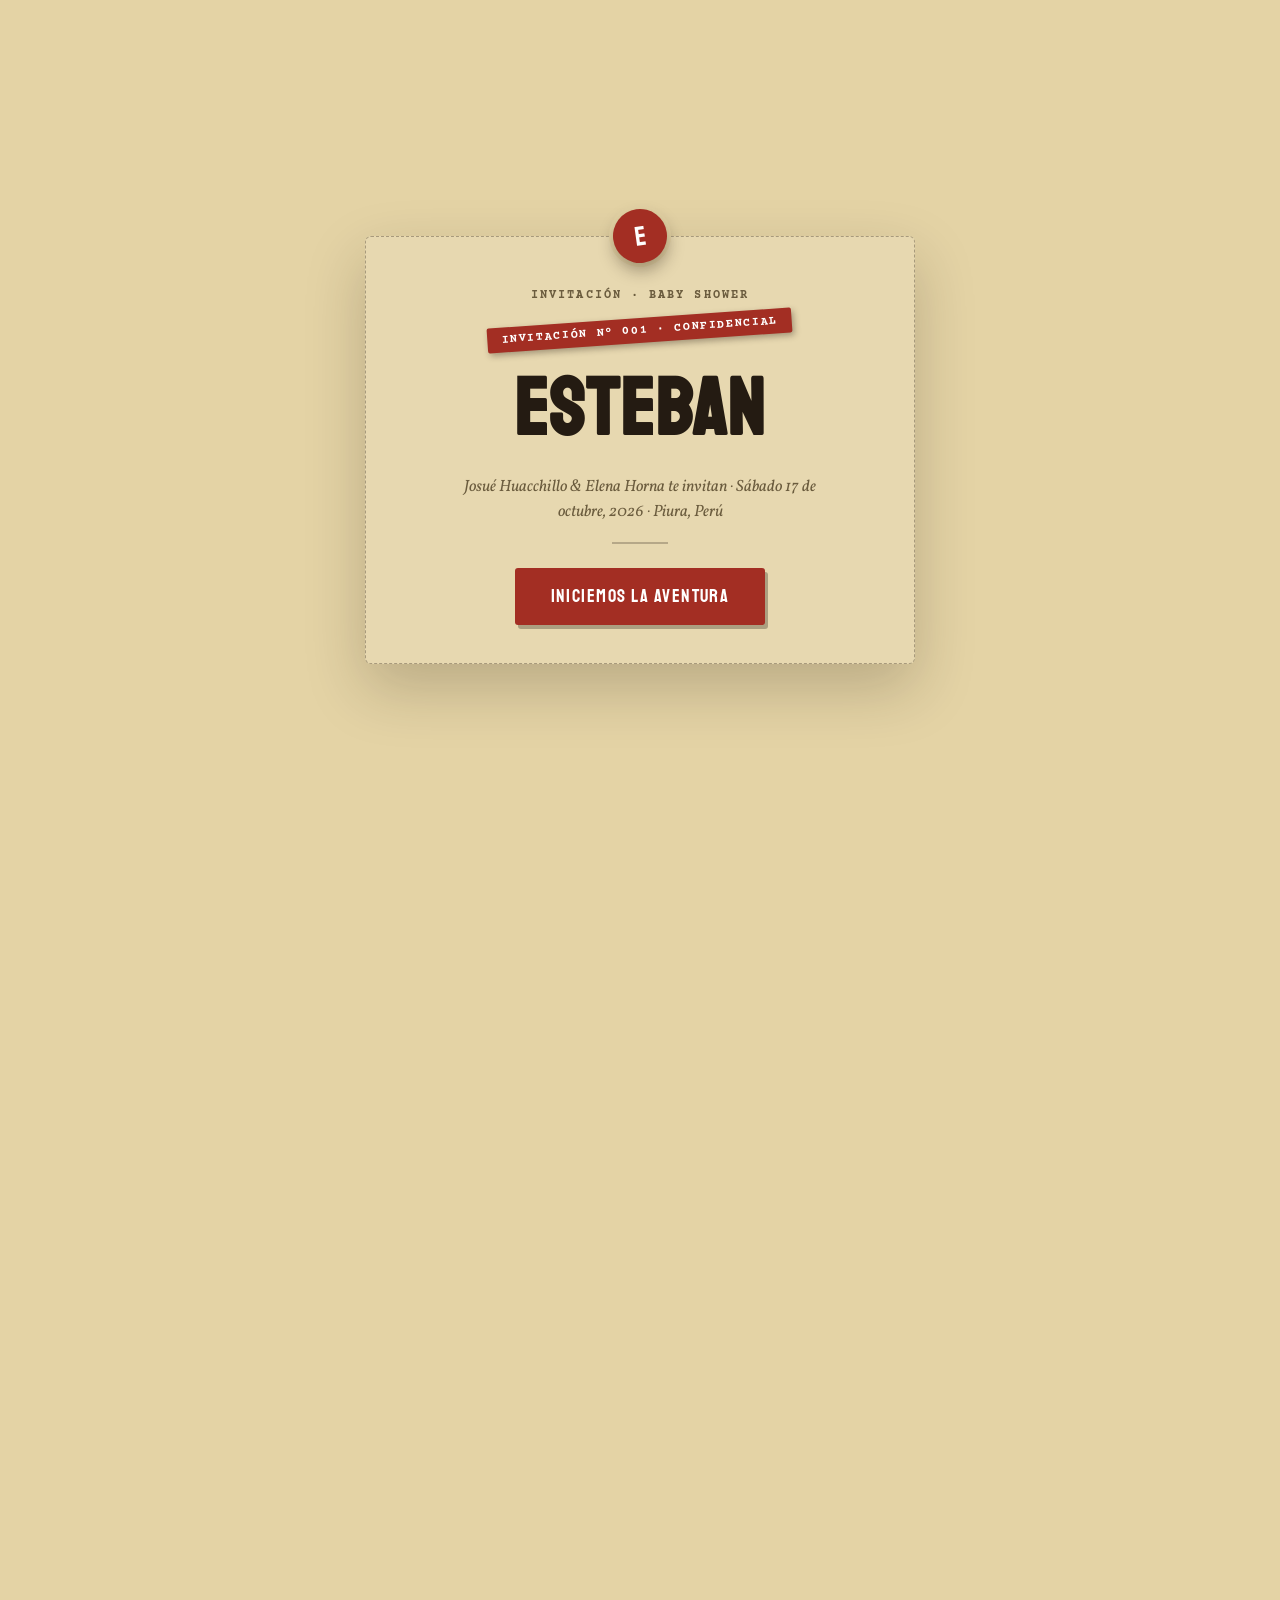
<file: esteban/invitacion-3d.html>
<!DOCTYPE html>
<html lang="es" class="sw-pre-start">
<head>
    <meta charset="UTF-8">
    <meta name="viewport" content="width=device-width, initial-scale=1.0, viewport-fit=cover">
    <title>Invitación 3D · Baby Shower de Esteban</title>
    <meta name="description" content="Josué Huacchillo y Elena Horna te invitan al baby shower de Esteban. Sábado 17 de octubre, 2026 · Piura, Perú. Desliza para ver la invitación.">

    <link rel="preconnect" href="https://fonts.googleapis.com">
    <link rel="preconnect" href="https://fonts.gstatic.com" crossorigin>
    <link href="https://fonts.googleapis.com/css2?family=Caveat:wght@400;500;600;700&family=Courier+Prime:ital,wght@0,400;0,700;1,400&family=Staatliches&family=Vollkorn:ital,wght@0,400;0,600;0,700;1,400;1,600&display=swap" rel="stylesheet">

    <!--
      Nota: este archivo (la experiencia 3D, ahora index.html raíz del sitio)
      NO carga styles.css a propósito. El reset global de ese
      archivo (`*{margin:0;padding:0}`) no está en una @layer, así que por
      especificación CSS siempre le gana a las reglas de scroll-engine.js (que
      sí están en `@layer sw`) sin importar la especificidad — anulaba TODOS
      los márgenes/paddings del motor (nav, tags, eyebrow, título, CTA...).
      Esta página es autónoma: no usa ninguna clase de styles.css.
    -->
    <style>
        :root, .sw-root {
            --sw-bg: #E4D3A5;
            --sw-ink: #241B12;
            --sw-ink-soft: #6b5c3e;
            --sw-accent: #A32E23;
            --sw-font-display: 'Staatliches', sans-serif;
            --sw-font-body: 'Vollkorn', serif;
        }
        body { margin: 0; background: var(--sw-bg); }

        /* Sin chrome de navegación: solo el logo y la experiencia cinemática. */
        .sw-nav { display: none; }
        .sw-route { display: none; }

        /* La tarjeta de copy se ve mejor más arriba que centrada a media
           pantalla — solo en desktop. En mobile el motor ya la ancla abajo
           (con su degradado de legibilidad); ese override sin media query
           estaba pisando ese comportamiento y tapando la escena con texto. */
        @media (min-width: 861px) {
            .sw-copy { top: 32%; }
        }

        /* Sello "INVITACIÓN" solo en la primera escena — mismo lenguaje visual
           que el tab de tinta rojo de la portada en index.html (mismo rojo,
           misma rotación), para dejar inequívoco que esto es una invitación
           real y no solo un mundo temático, sin repetir la etiqueta en las
           otras 5 escenas donde el eyebrow ya cumple otro rol (la hora). */
        .sw-copylayer > .sw-copy:first-child .sw-copy__eyebrow::before {
            content: 'Invitación';
            display: inline-block;
            font-family: 'Courier Prime', monospace;
            font-size: .64rem;
            font-weight: 700;
            letter-spacing: .14em;
            text-transform: uppercase;
            color: #fff;
            background: var(--sw-accent);
            padding: 5px 11px;
            border-radius: 2px;
            transform: rotate(-4deg);
            box-shadow: 2px 3px 6px rgba(36, 27, 18, .35);
            margin-bottom: 12px;
        }

        /* En mobile la escena "campamento base" tiene follaje justo donde
           empieza la tarjeta (número + eyebrow quedan sobre las palmeras,
           poco legibles). Baja la tarjeta más cerca del borde inferior y
           extiende/refuerza el degradado para que todo el bloque de texto
           caiga sobre zona sólida, no sobre la escena. El "desliza para
           volar" del motor vive fijo a ~20-26px del borde — dejamos ~104px
           de aire para que ni el body más largo (3 líneas en la escena 1)
           le pise el hint. */
        @media (max-width: 860px) {
            .sw-copy { bottom: calc(104px + env(safe-area-inset-bottom)); }
            .sw-copylayer::before {
                height: 72%;
                background: linear-gradient(0deg, var(--sw-bg) 22%, color-mix(in srgb, var(--sw-bg) 80%, transparent) 55%, transparent 100%);
            }
        }

        /* "Desliza para volar": la etiqueta de texto se hace más presente
           (fuente de display, más espaciada) y el ícono de mouse genérico se
           reemplaza por dos chevrones que caen en cascada — como una aguja de
           gauge — más a tono con la estética de bitácora de campo. */
        .sw-hint {
            gap: 12px;
            font-family: var(--sw-font-display);
            font-size: .92rem;
            letter-spacing: .22em;
            color: var(--sw-ink);
            text-shadow: 0 1px 14px color-mix(in srgb, var(--sw-bg) 88%, transparent);
            animation: sw-hint-pulse 2.6s ease-in-out infinite;
        }
        .sw-hint i {
            position: relative;
            width: 16px;
            height: 26px;
            border: none;
            background: none;
        }
        .sw-hint i::before, .sw-hint i::after {
            content: "";
            position: absolute;
            left: 1px;
            top: -6px;
            width: 11px;
            height: 11px;
            border-right: 3px solid var(--sw-accent);
            border-bottom: 3px solid var(--sw-accent);
            border-radius: 0 0 2px 0;
            transform: rotate(45deg);
            animation: sw-chevron-fall 1.6s ease-in infinite;
        }
        .sw-hint i::after { animation-delay: .35s; }
        @keyframes sw-chevron-fall {
            0%   { top: -6px;  opacity: 0; }
            25%  { opacity: 1; }
            75%  { opacity: 1; }
            100% { top: 16px;  opacity: 0; }
        }
        @keyframes sw-hint-pulse {
            0%, 100% { opacity: .78; }
            50%      { opacity: 1; }
        }

        /* Botón de sonido ambiente — el navegador bloquea el autoplay con
           audio sin gesto del usuario, así que arranca en mute y el visitante
           lo activa a propósito. Ocupa el espacio que dejó el nav de arriba. */
        .sound-toggle {
            position: fixed;
            top: clamp(14px, 2.4vw, 26px);
            right: clamp(18px, 5vw, 64px);
            z-index: 50;
            width: 42px;
            height: 42px;
            border-radius: 50%;
            border: 1px solid color-mix(in srgb, var(--sw-accent) 20%, transparent);
            background: color-mix(in srgb, #fff 55%, transparent);
            backdrop-filter: blur(10px);
            display: grid;
            place-items: center;
            cursor: pointer;
            color: var(--sw-ink);
            transition: background .25s, color .25s, transform .2s;
        }
        .sound-toggle:hover { transform: scale(1.06); }
        .sound-toggle.is-on {
            background: var(--sw-accent);
            color: #fff;
            border-color: var(--sw-accent);
        }
        .sound-toggle svg { width: 18px; height: 18px; }
        .sound-toggle .icon-off { display: block; }
        .sound-toggle .icon-on { display: none; }
        .sound-toggle.is-on .icon-off { display: none; }
        .sound-toggle.is-on .icon-on { display: block; }

        /* Antes de arrancar la aventura, la página no hace scroll: la
           experiencia se recorre sola, no a pulso — pensado para invitados
           adultos a quienes el scroll continuo puede resultarles pesado. */
        html.sw-pre-start, html.sw-pre-start body { overflow: hidden; height: 100%; }

        .start-gate {
            position: fixed; inset: 0; z-index: 200;
            display: flex; align-items: center; justify-content: center;
            padding: 32px; text-align: center;
            background: var(--sw-bg); color: var(--sw-ink);
            transition: opacity .6s ease;
        }
        .start-gate.is-hidden { opacity: 0; pointer-events: none; }

        /* La tarjeta con borde punteado + sello de cera es lo que separa esto
           de una simple pantalla de carga: se lee como una invitación real
           que se abre, no como un splash screen de app. */
        .start-gate__card {
            position: relative; width: min(92vw, 480px);
            display: flex; flex-direction: column; align-items: center; gap: 16px;
            padding: 52px 34px 38px;
            background: color-mix(in srgb, var(--sw-bg) 88%, #fff 12%);
            border: 1.5px dashed color-mix(in srgb, var(--sw-ink) 32%, transparent);
            border-radius: 6px;
            box-shadow: 0 24px 60px rgba(36, 27, 18, .22);
        }
        .start-gate__seal {
            position: absolute; top: -28px; left: 50%; transform: translateX(-50%) rotate(-8deg);
            width: 54px; height: 54px; border-radius: 50%;
            background: var(--sw-accent); color: #fff;
            font-family: var(--sw-font-display); font-size: 1.7rem;
            display: grid; place-items: center;
            box-shadow: 0 8px 16px rgba(36, 27, 18, .35), 0 0 0 4px var(--sw-bg);
        }
        /* La aventura ya la guía el vuelo automático — el hint de "desliza
           para volar" del motor (pensado para scroll manual) ya no aplica. */
        .sw-hint { display: none; }
        .start-gate__kind {
            font-family: 'Courier Prime', monospace; font-size: .72rem; font-weight: 700;
            letter-spacing: .18em; text-transform: uppercase; color: var(--sw-ink-soft);
        }
        .start-gate__stamp {
            display: inline-block; font-family: 'Courier Prime', monospace;
            font-size: .74rem; font-weight: 700; letter-spacing: .14em; text-transform: uppercase;
            color: #fff; background: var(--sw-accent); padding: 6px 14px; border-radius: 2px;
            transform: rotate(-4deg); box-shadow: 2px 3px 6px rgba(36, 27, 18, .35);
        }
        .start-gate__title {
            font-family: var(--sw-font-display); font-size: clamp(2.8rem, 11vw, 5rem);
            margin: 0; letter-spacing: .02em;
        }
        .start-gate__sub {
            font-family: var(--sw-font-body); font-style: italic; font-size: 1.02rem;
            color: var(--sw-ink-soft); max-width: 36ch; line-height: 1.5; margin: 0;
        }
        .start-gate__rule {
            width: 56px; height: 1.5px; border: 0; margin: 2px 0;
            background: color-mix(in srgb, var(--sw-ink) 25%, transparent);
        }
        .start-gate__btn {
            margin-top: 6px; font-family: var(--sw-font-display); font-size: 1.15rem;
            letter-spacing: .08em; text-transform: uppercase;
            color: #fff; background: var(--sw-accent); border: 0; cursor: pointer;
            padding: 17px 36px; border-radius: 3px; transition: transform .2s, box-shadow .2s;
            box-shadow: 3px 4px 0 rgba(36, 27, 18, .3);
        }
        .start-gate__btn:hover { transform: translateY(-2px); box-shadow: 4px 6px 0 rgba(36, 27, 18, .32); }
        .start-gate__btn:active { transform: translateY(0); box-shadow: 2px 2px 0 rgba(36, 27, 18, .3); }
    </style>
</head>
<body>
    <!-- Portón de inicio: la aventura no arranca con scroll manual, arranca
         con este botón. Un clic dispara el vuelo automático por toda la
         invitación (ver startAutoFlight más abajo). -->
    <div id="start-gate" class="start-gate">
        <div class="start-gate__card">
            <span class="start-gate__seal">E</span>
            <span class="start-gate__kind">Invitación &middot; Baby Shower</span>
            <span class="start-gate__stamp">INVITACIÓN Nº 001 · CONFIDENCIAL</span>
            <h1 class="start-gate__title">ESTEBAN</h1>
            <p class="start-gate__sub">Josué Huacchillo &amp; Elena Horna te invitan &middot; Sábado 17 de octubre, 2026 &middot; Piura, Perú</p>
            <hr class="start-gate__rule">
            <button id="start-btn" class="start-gate__btn">Iniciemos la aventura</button>
        </div>
    </div>

    <div id="world"></div>

    <!-- Sonido ambiente (selva/dinosaurios) — arranca en silencio, el
         visitante lo activa a propósito porque el navegador bloquea el
         autoplay con audio sin gesto del usuario. -->
    <audio id="ambience" src="assets/ambience.mp3" loop preload="auto"></audio>
    <button id="sound-toggle" class="sound-toggle" aria-label="Activar sonido ambiente" aria-pressed="false">
        <svg class="icon-off" viewBox="0 0 24 24" fill="none" stroke="currentColor" stroke-width="2" stroke-linecap="round" stroke-linejoin="round">
            <polygon points="4 9 8 9 12 5 12 19 8 15 4 15 4 9"></polygon>
            <line x1="17" y1="9" x2="22" y2="14"></line>
            <line x1="22" y1="9" x2="17" y2="14"></line>
        </svg>
        <svg class="icon-on" viewBox="0 0 24 24" fill="none" stroke="currentColor" stroke-width="2" stroke-linecap="round" stroke-linejoin="round">
            <polygon points="4 9 8 9 12 5 12 19 8 15 4 15 4 9"></polygon>
            <path d="M16 8a5 5 0 0 1 0 8"></path>
            <path d="M19 5a9 9 0 0 1 0 14"></path>
        </svg>
    </button>

    <script src="scroll-engine.js"></script>
    <script>
        mountScrollWorld(document.getElementById('world'), {
            brand: { name: 'Invitación Nº 001', href: '#' },
            hint: 'desliza para volar',
            diveScroll: 1.3,
            connScroll: 0.9,
            sections: [
                {
                    id: 'base', label: 'Campamento base',
                    still: 'assets/still_base.webp',
                    clip: 'assets/vid/dive_base.mp4',
                    accent: '#58643C',
                    scroll: 1.6, linger: 0.4,
                    eyebrow: 'INVITACIÓN Nº 001 · CONFIDENCIAL',
                    title: 'Estás invitado.',
                    body: 'Josué Huacchillo y Elena Horna te invitan a celebrar la llegada de su primer hijo. Sábado 17 de octubre, 2026 · 6:00 pm · Piura, Perú.',
                },
                {
                    id: 'excavacion', label: 'Sitio de excavación',
                    still: 'assets/still_excavacion.webp',
                    clip: 'assets/vid/dive_excavacion.mp4',
                    accent: '#A32E23',
                    eyebrow: '6:00 pm',
                    title: 'Recepción del equipo.',
                    body: 'El hallazgo principal ya está bajo cuidado: un huevo intacto, cuidadosamente documentado.',
                },
                {
                    id: 'selva', label: 'Selva de helechos',
                    still: 'assets/still_selva.webp',
                    clip: 'assets/vid/dive_selva.mp4',
                    accent: '#58643C',
                    eyebrow: '7:00 pm',
                    title: 'Juegos y dinámicas de campo.',
                    body: 'El equipo se adentra en la espesura para las pruebas de campo del día.',
                },
                {
                    id: 'brindis', label: 'Mesa de brindis',
                    still: 'assets/still_brindis.webp',
                    clip: 'assets/vid/dive_brindis.mp4',
                    accent: '#A32E23',
                    eyebrow: '8:00 pm',
                    title: 'Brindis por el hallazgo.',
                    body: 'Una pausa junto al fuego para celebrar lo que está por llegar.',
                },
                {
                    id: 'regalos', label: 'Carga de regalos',
                    still: 'assets/still_regalos.webp',
                    clip: 'assets/vid/dive_regalos.mp4',
                    accent: '#58643C',
                    eyebrow: '8:30 pm',
                    title: 'Apertura del cargamento.',
                    body: 'La carreta de suministros llega cargada de regalos para el nuevo ejemplar.',
                },
                {
                    id: 'nido', label: 'El nido',
                    still: 'assets/still_nido.webp',
                    clip: 'assets/vid/dive_nido.mp4',
                    accent: '#A32E23',
                    scroll: 1.7, linger: 0.5,
                    eyebrow: '9:00 pm',
                    title: 'Esteban está por llegar.',
                    body: 'Gracias por acompañarnos. Sábado 17 de octubre, 2026 · 6:00 pm · Piura, Perú.',
                    // El CTA de confirmar asistencia sigue deshabilitado a pedido
                    // del usuario — no debe redirigir a invitacion.html#rsvp
                    // todavía. Reactivar cuando ese flujo esté listo. El botón de
                    // ubicación sí puede ir ya, es solo un enlace a Google Maps.
                    cta: {
                        primary: {
                            label: 'Ver ubicación',
                            href: 'https://maps.google.com/maps?q=-5.179900169372559%2C-80.64985656738281&z=17&hl=es',
                            target: '_blank',
                        },
                    },
                },
            ],
            // conn_3, conn_4, conn_5 pendientes (créditos de Flow) — el motor
            // hace crossfade directo en esas costuras hasta que se agreguen.
            connectors: [
                'assets/vid/conn_1.mp4',
                'assets/vid/conn_2.mp4',
                null,
                null,
                null,
            ],
        });

        // Precarga en segundo plano los clips que el motor pedirá apenas
        // arranque el scroll (mientras el invitado todavía lee la tarjeta),
        // para que no compitan por ancho de banda justo al hacer clic — eso
        // es lo que se sentía como un arranque lento del recorrido.
        ['assets/vid/dive_base.mp4', 'assets/vid/conn_1.mp4', 'assets/vid/dive_excavacion.mp4']
            .forEach(url => fetch(url).catch(() => {}));

        const ambience = document.getElementById('ambience');
        const soundToggle = document.getElementById('sound-toggle');
        ambience.volume = 0.75;
        let soundManuallyOff = false; // el visitante lo apagó a propósito: no reintentar por él
        function markSoundOn() {
            soundToggle.classList.add('is-on');
            soundToggle.setAttribute('aria-pressed', 'true');
            soundToggle.setAttribute('aria-label', 'Silenciar sonido ambiente');
        }
        function markSoundOff() {
            soundToggle.classList.remove('is-on');
            soundToggle.setAttribute('aria-pressed', 'false');
            soundToggle.setAttribute('aria-label', 'Activar sonido ambiente');
        }
        soundToggle.addEventListener('click', () => {
            const willPlay = ambience.paused;
            soundManuallyOff = !willPlay;
            if (willPlay) {
                ambience.play().then(markSoundOn).catch(() => {});
            } else {
                ambience.pause();
                markSoundOff();
            }
        });

        // El logo lleva de vuelta al inicio del scroll (no sale a otra página).
        document.querySelector('.sw-brand').addEventListener('click', (e) => {
            e.preventDefault();
            window.scrollTo({ top: 0, behavior: 'smooth' });
        });

        // Vuelo automático: en vez de pedirle scroll manual al invitado, el
        // botón del portón anima el scroll de la página él solo, a ritmo fijo,
        // de arriba a abajo. El motor (scroll-engine.js) solo escucha el evento
        // "scroll" de window, así que animarlo con scrollTo lo reproduce igual
        // que si alguien scrolleara a mano — sin tocar el motor.
        const AUTO_FLIGHT_MS = 60000; // ponytail: ritmo fijo para 6 escenas; ajustar si se agregan/quitan escenas
        // Arranca rápido y frena hacia el final (en vez de acelerar/frenar
        // por igual en ambos extremos) — un arranque suave se sentía como
        // que el recorrido "no avanzaba" en los primeros segundos.
        const easeOutCubic = x => 1 - Math.pow(1 - x, 3);
        let autoFlightRAF = null;
        function cancelAutoFlight() {
            if (autoFlightRAF) { cancelAnimationFrame(autoFlightRAF); autoFlightRAF = null; }
        }
        function startAutoFlight() {
            const max = document.documentElement.scrollHeight - window.innerHeight;
            let elapsed = 0, last = performance.now();
            (function step(now) {
                // Tope de 100ms por frame: si el hilo principal se congela un
                // momento (p.ej. cargando los videos de las siguientes escenas),
                // el vuelo se pausa y sigue donde iba, en vez de saltar de golpe
                // hacia el final al recuperarse.
                elapsed += Math.min(now - last, 100);
                last = now;
                const p = Math.min(1, elapsed / AUTO_FLIGHT_MS);
                window.scrollTo(0, max * easeOutCubic(p));
                autoFlightRAF = p < 1 ? requestAnimationFrame(step) : null;
            })(last);
        }
        // Si el invitado toma el control (rueda, toque, teclado), el vuelo
        // automático cede el paso al scroll manual de siempre.
        ['wheel', 'touchstart', 'keydown'].forEach(evt =>
            window.addEventListener(evt, cancelAutoFlight, { passive: true })
        );

        const startGate = document.getElementById('start-gate');
        document.getElementById('start-btn').addEventListener('click', () => {
            document.documentElement.classList.remove('sw-pre-start');
            startGate.classList.add('is-hidden');
            setTimeout(() => startGate.remove(), 700);
            startAutoFlight();

            // El clic en "Iniciemos la aventura" es el gesto del usuario que
            // el navegador exige para reproducir audio — se aprovecha ese
            // mismo clic para arrancar el sonido ambiente automáticamente.
            ambience.play().then(markSoundOn).catch(() => {});
        });

        // Red de seguridad: si ese primer play() fue rechazado (política de
        // autoplay del navegador, buffering, lo que sea), cualquier otro
        // toque/clic/tecla en la página lo reintenta — hasta que suene, y
        // solo si el visitante no lo apagó él mismo a propósito.
        ['pointerdown', 'keydown'].forEach(evt => window.addEventListener(evt, () => {
            if (ambience.paused && !soundManuallyOff) ambience.play().then(markSoundOn).catch(() => {});
        }, { passive: true }));
    </script>
</body>
</html>
</file>
<file: enrique-diana/styles.css>
/* ==========================================================================
   ENRIQUE & DIANA | LAYERED OFFSET STATIONERY DESIGN SYSTEM
   ========================================================================== */

:root {
    /* Color Palette — Olive & Blush & Alabaster (Enrique & Diana) */
    --color-cream: #FAF9F6;         /* Fondo principal — Alabastro (off-white muy elegante) */
    --color-cream-dark: #F2EFEA;    /* Arena suave / crema oscura para wells y fondos secundarios */
    --color-paper: #EAE5DD;         /* Arcilla suave / caqui claro para tarjetas enfocadas */
    --color-navy: #252720;          /* Texto principal e Ink — verde carbón oliva muy profundo */
    --color-sage: #DFBDB3;          /* Acento secundario y decorativo: Blush / Rosa empolvado */
    --color-sage-strong: #54582f;   /* Acento primario de la marca: verde oliva base */
    --color-sage-deep: #54582f;     /* Títulos y botones primarios: verde oliva base */
    --color-white: #FFFFFF;

    /* Neutrals & Alpha Ramps */
    --color-navy-muted: rgba(37, 39, 32, 0.72);
    --color-navy-light: rgba(37, 39, 32, 0.05);
    --color-sage-light: rgba(223, 189, 179, 0.18);
    --color-sage-line: rgba(84, 88, 47, 0.28);
    
    /* Layout */
    --container-max-width: 100%;
    
    /* Typographic Hierarchy — Editorial Botanical
       Cormorant Garamond: high-contrast display serif (titles, names, numerals)
       EB Garamond: warm humanist serif (body copy)
       Montserrat: fine geometric sans (eyebrows, labels) */
    --font-script: 'Cormorant Garamond', Georgia, serif;
    --font-serif: 'EB Garamond', Georgia, serif;
    --font-sans: 'Montserrat', sans-serif;
    --font-display: 'Cormorant Garamond', Georgia, serif;
    --font-calligraphy: 'Great Vibes', 'Cormorant Garamond', cursive; /* Nombres de portada en caligrafía */

    /* Spacing System */
    --space-xs: 0.5rem;    /* 8px */
    --space-sm: 1rem;     /* 16px */
    --space-md: 2rem;     /* 32px */
    --space-lg: 3.5rem;   /* 56px */
    --space-xl: 6rem;     /* 96px */
    
    /* Decisive and decellerating transitions */
    --ease-out-expo: cubic-bezier(0.16, 1, 0.3, 1);
    --ease-out-quart: cubic-bezier(0.25, 1, 0.5, 1);
    --transition-smooth: 0.8s var(--ease-out-expo);

    /* Z-Index Scale */
    --z-index-base: 1;
    --z-index-dropdown: 50;
    --z-index-sticky: 100;
    --z-index-overlay: 500;
    --z-index-modal-bg: 1000;
    --z-index-modal: 1010;
    --z-index-welcome: 2000;
}

/* Reset & Document Canvas */
*, *::before, *::after {
    box-sizing: border-box;
    margin: 0;
    padding: 0;
}

html {
    scroll-behavior: smooth;
    font-size: 16px;
    background-color: var(--color-cream);
}

@media (max-width: 768px) {
    html {
        font-size: 16.5px;
    }
}

body {
    font-family: var(--font-serif);
    color: var(--color-navy);
    background-color: var(--color-cream);
    line-height: 1.6;
    overflow-x: hidden;
    -webkit-font-smoothing: antialiased;
    position: relative;
}

/* Fine Paper Grid Texture Overlay */
body::before {
    content: '';
    position: fixed;
    top: 0;
    left: 0;
    width: 100%;
    height: 100%;
    background-image: 
        radial-gradient(rgba(37, 39, 32, 0.015) 1px, transparent 0),
        radial-gradient(rgba(84, 88, 47, 0.02) 1px, transparent 0);
    background-size: 24px 24px;
    background-position: 0 0, 12px 12px;
    pointer-events: none;
    z-index: var(--z-index-base);
}

/* Scroll Progress Line at top of page */
.scroll-progress {
    position: fixed;
    top: 0;
    left: 0;
    height: 3px;
    background: linear-gradient(to right, var(--color-sage), var(--color-sage-strong));
    width: 100%;
    transform: scaleX(0);
    transform-origin: left;
    z-index: var(--z-index-welcome);
    animation: grow-scroll-progress linear;
    animation-timeline: scroll();
}

@keyframes grow-scroll-progress {
    to {
        transform: scaleX(1);
    }
}

/* ==========================================================================
   ONBOARDING / WELCOME SCREEN (INTERACTIVE ENVELOPE OPENING)
   ========================================================================== */
.welcome-overlay {
    position: fixed;
    top: 0;
    left: 0;
    width: 100%;
    height: 100%;
    background-color: var(--color-cream);
    display: flex;
    flex-direction: column;
    justify-content: center;
    align-items: center;
    z-index: var(--z-index-welcome);
    padding: var(--space-md);
    transition: opacity 1s var(--ease-out-expo), visibility 1s var(--ease-out-expo);
}

.welcome-overlay::before {
    content: '';
    position: absolute;
    inset: 0;
    background-image: 
        radial-gradient(rgba(37, 39, 32, 0.012) 1px, transparent 0),
        radial-gradient(rgba(84, 88, 47, 0.015) 1px, transparent 0);
    background-size: 24px 24px;
    background-position: 0 0, 12px 12px;
    pointer-events: none;
}

.welcome-overlay.dismissed {
    opacity: 0;
    visibility: hidden;
    pointer-events: none;
}

/* Hileras florales que enmarcan la carta (entrada lenta) */
.welcome-garland {
    position: absolute;
    left: 50%;
    width: 100%;
    max-width: 560px;
    height: auto;
    pointer-events: none;
    z-index: 2;
    opacity: 0;
    filter: drop-shadow(0 6px 14px rgba(37, 39, 32, 0.12));
    will-change: transform, opacity;
}

.welcome-garland--top {
    /* Más grande y pegada al borde superior, como si naciera de ahí */
    top: 0;
    width: 132%;
    max-width: 720px;
    margin-top: -18px;
    transform: translate(-50%, -55px);
    transform-origin: top center;
    animation: garlandTopIn 2.2s var(--ease-out-expo) 0.35s forwards;
}

.welcome-garland--bottom {
    /* Espejada vertical: las flores brotan desde el borde inferior */
    bottom: 0;
    margin-bottom: -18px;
    width: 132%;
    max-width: 720px;
    transform: translate(-50%, 55px) scaleY(-1);
    transform-origin: center center;
    animation: garlandBottomIn 2.2s var(--ease-out-expo) 0.6s forwards;
}

@keyframes garlandTopIn {
    from {
        opacity: 0;
        transform: translate(-50%, -45px);
    }
    to {
        opacity: 0.95;
        transform: translate(-50%, 0);
    }
}

@keyframes garlandBottomIn {
    from {
        opacity: 0;
        transform: translate(-50%, 45px) scaleY(-1);
    }
    to {
        opacity: 0.95;
        transform: translate(-50%, 0) scaleY(-1);
    }
}

.envelope-wrapper {
    display: flex;
    flex-direction: column;
    align-items: center;
    justify-content: center;
    width: 100%;
    max-width: 480px;
    perspective: 1500px; /* Enhanced 3D depth */
    position: relative;
    z-index: 3;
    opacity: 0;
    animation: envelopeFadeIn 1.8s var(--ease-out-expo) 0.15s forwards;
}

@keyframes envelopeFadeIn {
    from {
        opacity: 0;
        transform: translateY(24px) scale(0.97);
    }
    to {
        opacity: 1;
        transform: translateY(0) scale(1);
    }
}

.envelope {
    position: relative;
    width: 100%;
    height: 310px;
    background-color: #2b2e16; /* Deep dark forest/olive lining inside */
    /* Luxurious interior lining: deep olive paper texture + soft inside shadow */
    background-image:
        linear-gradient(rgba(255, 255, 255, 0.015) 1px, transparent 1px),
        linear-gradient(90deg, rgba(255, 255, 255, 0.015) 1px, transparent 1px),
        radial-gradient(circle at 50% 50%, rgba(255, 255, 255, 0.04), rgba(0, 0, 0, 0.6));
    background-size: 4px 4px, 4px 4px, 100% 100%;
    border: 1px solid rgba(84, 88, 47, 0.3);
    box-shadow:
        0 25px 55px rgba(25, 26, 21, 0.22),
        0 8px 20px rgba(25, 26, 21, 0.12),
        inset 0 0 80px rgba(0, 0, 0, 0.55);
    transform-style: preserve-3d;
    transition: transform 0.8s var(--ease-out-expo);
}

/* Shared paper grain for the folding flaps */
.envelope-left,
.envelope-right,
.envelope-bottom,
.envelope-flap::before {
    background-image:
        linear-gradient(90deg, rgba(255,255,255,0.035) 0px, rgba(255,255,255,0.035) 1px, transparent 1px, transparent 3px),
        linear-gradient(0deg, rgba(255,255,255,0.025) 0px, rgba(255,255,255,0.025) 1px, transparent 1px, transparent 3px);
    background-size: 3px 3px;
}

/* Envelope Flaps (folded textured paper look) */
.envelope-left {
    position: absolute;
    inset: 0;
    background-color: #434725; /* Elegant rich olive green */
    clip-path: polygon(0 0, 50% 50%, 0 100%);
    z-index: 3;
    pointer-events: none;
    border-left: 1px solid rgba(255, 255, 255, 0.12);
    box-shadow: inset -12px 0 25px rgba(0, 0, 0, 0.2);
}

.envelope-right {
    position: absolute;
    inset: 0;
    background-color: #434725; /* Matching rich olive green */
    clip-path: polygon(100% 0, 50% 50%, 100% 100%);
    z-index: 3;
    pointer-events: none;
    border-right: 1px solid rgba(255, 255, 255, 0.12);
    box-shadow: inset 12px 0 25px rgba(0, 0, 0, 0.2);
}

.envelope-bottom {
    position: absolute;
    inset: 0;
    background-color: #4c512a; /* Slightly warmer olive */
    clip-path: polygon(0 100%, 50% 50%, 100% 100%);
    z-index: 4;
    pointer-events: none;
    border-bottom: 1px solid rgba(255, 255, 255, 0.1);
    box-shadow: 
        0 -5px 18px rgba(0, 0, 0, 0.18),
        inset 0 12px 20px rgba(255,255,255,0.03);
}

.envelope-flap {
    position: absolute;
    top: 0;
    left: 0;
    width: 100%;
    height: 100%;
    /* Gold foil border background layer */
    background: linear-gradient(135deg, #f5e39e 0%, #d4af37 40%, #b8923a 60%, #e5c158 100%);
    clip-path: polygon(0 0, 50% 50%, 100% 0);
    transform-origin: top;
    transition: transform 0.8s cubic-bezier(0.25, 1, 0.5, 1), z-index 0.3s;
    z-index: 5;
    filter: drop-shadow(0 8px 15px rgba(25, 26, 21, 0.28));
}

/* Inner flap textured overlay that leaves a 2.5px gold border exposed */
.envelope-flap::before {
    content: '';
    position: absolute;
    top: 0;
    left: 0;
    width: 100%;
    height: 100%;
    background-color: #515630; /* Main exterior olive green */
    background-image:
        linear-gradient(rgba(255,255,255,0.03) 1px, transparent 1px),
        linear-gradient(90deg, rgba(255,255,255,0.03) 1px, transparent 1px),
        linear-gradient(180deg, rgba(255,255,255,0.12) 0%, rgba(255,255,255,0) 40%);
    background-size: 3px 3px, 3px 3px, 100% 100%;
    clip-path: polygon(3px 0, 50% calc(50% - 2.5px), calc(100% - 3px) 0);
}

/* Faint crease line down the flap center */
.envelope-flap::after {
    content: '';
    position: absolute;
    top: 0;
    left: 50%;
    width: 1px;
    height: 50%;
    transform: translateX(-50%);
    background: linear-gradient(180deg, rgba(0,0,0,0.15), rgba(0,0,0,0) 100%);
    pointer-events: none;
    z-index: 2;
}

/* The card inside the envelope */
.envelope-card-wrapper {
    position: absolute;
    top: 15px;
    left: 15px;
    right: 15px;
    bottom: 15px;
    z-index: 2;
    transform: translateY(0) translateZ(-2px);
    transition: transform 1.2s cubic-bezier(0.19, 1, 0.22, 1), z-index 0.4s;
}

.envelope-card-wrapper .welcome-card {
    height: 100%;
    width: 100%;
    padding: 24px;
    margin: 0;
    box-shadow: 0 4px 15px rgba(0, 0, 0, 0.05);
    display: flex;
    flex-direction: column;
    justify-content: center;
    align-items: center;
    transition: box-shadow 0.8s var(--ease-out-expo);
}

.welcome-card {
    text-align: center;
    position: relative;
    border: 1px solid var(--color-sage-strong); /* Primary Olive Frame */
    background-color: var(--color-cream);
    /* Premium heavy-stock textured cardstock feel */
    background-image:
        linear-gradient(90deg, rgba(37,39,32,0.015) 1px, transparent 1px) 0 0 / 3px 3px,
        linear-gradient(0deg, rgba(37,39,32,0.012) 1px, transparent 1px) 0 0 / 3px 3px;
    overflow: hidden;
}

/* Elegant gold inner frame overlay */
.welcome-card::after {
    content: '';
    position: absolute;
    inset: 6px;
    border: 1px solid rgba(212, 175, 55, 0.42); /* Delicate metallic gold frame */
    pointer-events: none;
}

.welcome-card > * {
    opacity: 1;
    transform: none;
}

.welcome-card-flower {
    max-width: 50px;
    height: auto;
    margin-bottom: 12px;
    opacity: 0.85;
    filter: drop-shadow(0 2px 4px rgba(37, 39, 32, 0.08));
}

.welcome-eyebrow {
    font-family: var(--font-sans);
    font-size: 0.65rem;
    font-weight: 600;
    letter-spacing: 0.32em;
    color: var(--color-sage-strong);
    display: block;
    margin-bottom: 6px;
}

.welcome-title {
    font-family: var(--font-display);
    font-size: clamp(2.4rem, 8vw, 3.8rem);
    color: var(--color-navy);
    font-weight: 500;
    letter-spacing: 0.01em;
    margin-bottom: 8px;
    line-height: 1.1;
    text-shadow: 0.5px 0.5px 0.5px rgba(255,255,255,0.8);
}

.welcome-amp {
    font-family: var(--font-calligraphy);
    font-size: clamp(2.8rem, 9vw, 4.2rem);
    color: var(--color-sage); /* Blush Rose */
    font-weight: 400;
    vertical-align: middle;
    margin: 0 0.08em;
    display: inline-block;
    transform: translateY(-2px);
}

.welcome-date {
    font-family: var(--font-serif);
    font-size: 0.9rem;
    font-style: italic;
    letter-spacing: 0.06em;
    color: var(--color-navy-muted);
    margin-top: 10px;
    border-top: 1px solid rgba(84, 88, 47, 0.15);
    padding-top: 10px;
    width: 80%;
    display: inline-block;
}

/* Wax Seal */
.wax-seal {
    position: absolute;
    top: 50%;
    left: 50%;
    width: 86px;
    height: 86px;
    /* Elegant Blush Rose wax (matches --color-sage from palette): glossy highlight + soft, satin rose base */
    background:
        radial-gradient(circle at 28% 28%, rgba(255, 255, 255, 0.55) 0%, rgba(255, 255, 255, 0) 35%),
        radial-gradient(circle at 45% 45%, #ebd3cd 0%, #dfbdb3 35%, #a78077 75%, #70483f 100%);
    border-radius: 53% 47% 52% 48% / 48% 52% 49% 51%; /* Irregular organic squished stamp */
    box-shadow:
        0 14px 32px rgba(25, 26, 21, 0.48),
        0 6px 14px rgba(25, 26, 21, 0.35),
        inset 2.5px 3px 5px rgba(255, 255, 255, 0.38),
        inset -3px -4px 8px rgba(0, 0, 0, 0.65);
    display: flex;
    align-items: center;
    justify-content: center;
    cursor: pointer;
    z-index: 6;
    transform: translate(-50%, -50%) translateZ(10px) scale(1);
    transition: transform 0.5s cubic-bezier(0.175, 0.885, 0.32, 1.275),
                box-shadow 0.4s ease, opacity 0.4s ease;
}

/* Pressed inner well (simulating the stamped circular depression) */
.wax-seal::before {
    content: '';
    position: absolute;
    inset: 10px;
    border-radius: 50%;
    background: radial-gradient(circle at 40% 40%, #cca399 0%, #b2857b 55%, #85584f 100%);
    box-shadow:
        inset 2.5px 2.5px 5px rgba(0, 0, 0, 0.65),
        1.5px 1.5px 1px rgba(255, 255, 255, 0.22);
    border: 1px solid rgba(255, 255, 255, 0.05);
    pointer-events: none;
}

/* Debossed outer rim of the metal stamp face */
.wax-seal::after {
    content: '';
    position: absolute;
    inset: 12px;
    border-radius: 50%;
    border: 1px solid rgba(112, 72, 63, 0.45);
    border-top: 1px solid rgba(255, 255, 255, 0.35);
    border-left: 1px solid rgba(255, 255, 255, 0.35);
    pointer-events: none;
}

.wax-seal:hover {
    transform: translate(-50%, -50%) translateZ(14px) scale(1.08) rotate(-3deg);
    box-shadow:
        0 20px 40px rgba(25, 26, 21, 0.55),
        0 8px 18px rgba(25, 26, 21, 0.38),
        inset 2.5px 3px 5px rgba(255, 255, 255, 0.42),
        inset -3px -4px 8px rgba(0, 0, 0, 0.65);
}

.wax-seal-crest {
    position: relative;
    width: 100%;
    height: 100%;
    display: flex;
    align-items: center;
    justify-content: center;
    z-index: 1;
}

.crest-wreath {
    position: absolute;
    top: 50%;
    left: 50%;
    transform: translate(-50%, -50%);
    width: 66px;
    height: 66px;
    pointer-events: none;
    z-index: 1;
    filter:
        drop-shadow(-1px -1px 0.5px rgba(0, 0, 0, 0.55))
        drop-shadow(1px 1px 0.5px rgba(255, 255, 255, 0.2));
}

.crest-monogram {
    font-family: var(--font-display);
    font-size: 0.95rem; /* Sized down to fit inside the laurel wreath */
    font-weight: bold;
    /* Elegant 3D embossed gold monogram look */
    background: linear-gradient(135deg, #fff2d4 0%, #f7e2a1 30%, #dcae3a 70%, #9e7b1c 100%);
    -webkit-background-clip: text;
    background-clip: text;
    -webkit-text-fill-color: transparent;
    letter-spacing: 0.08em;
    filter:
        drop-shadow(-1px -1px 0.5px rgba(0, 0, 0, 0.55))
        drop-shadow(1px 1px 0.5px rgba(255, 255, 255, 0.2));
    z-index: 2;
}

.envelope-hint {
    font-family: var(--font-sans);
    font-size: 0.62rem;
    font-weight: 600;
    letter-spacing: 0.15em;
    text-transform: uppercase;
    color: var(--color-sage-strong);
    margin-top: var(--space-md);
    opacity: 0.8;
    animation: pulseHint 2s infinite ease-in-out;
    text-align: center;
    transition: opacity 0.3s ease;
}

@keyframes pulseHint {
    0%, 100% { opacity: 0.5; }
    50% { opacity: 1; }
}

/* OPEN STATE */
.envelope.open .envelope-flap {
    transform: rotateX(180deg);
    z-index: 1;
}

.envelope.open .wax-seal {
    transform: translate(-50%, -50%) translateZ(6px) scale(0.2) rotate(45deg);
    opacity: 0;
    pointer-events: none;
}

.envelope.open .envelope-card-wrapper {
    transform: translateY(-58%) translateZ(10px) scale(1.02);
    z-index: 10;
}

.envelope.open .envelope-card-wrapper .welcome-card {
    box-shadow: 
        0 20px 45px rgba(25, 26, 21, 0.25),
        0 8px 18px rgba(25, 26, 21, 0.12);
}

@media (max-width: 480px) {
    .envelope {
        height: 270px;
    }
    .envelope.open .envelope-card-wrapper {
        transform: translateY(-55%) translateZ(10px) scale(1.01);
    }
    .welcome-title {
        font-size: 2.3rem;
    }
    .welcome-amp {
        font-size: 2.7rem;
    }
    .welcome-date {
        font-size: 0.82rem;
        margin-top: 8px;
        padding-top: 8px;
    }
}

/* ==========================================================================================
   BUTTON SYSTEM (MINIMAL OUTLINE AND EDITORIAL FILLS)
   ========================================================================== */
.btn {
    display: inline-flex;
    align-items: center;
    justify-content: center;
    gap: 8px;
    font-family: var(--font-sans);
    font-size: 0.7rem;
    font-weight: 600;
    letter-spacing: 0.15em;
    padding: 12px 24px;
    cursor: pointer;
    text-decoration: none;
    border-radius: 8px; /* Soft corner radius */
    outline: none;
    position: relative;
    z-index: 1;
    text-transform: uppercase;
    transition: all 0.3s var(--ease-out-expo);
    -webkit-tap-highlight-color: transparent;
}

.btn:active {
    transform: scale(0.97) translateY(0) !important;
    box-shadow: 0 2px 6px rgba(84, 88, 47, 0.1) !important;
    transition: transform 0.08s ease !important;
}

.btn-primary {
    background-color: var(--color-sage-strong);
    color: var(--color-cream);
    border: 1px solid var(--color-sage-strong);
    box-shadow: 0 4px 12px rgba(84, 88, 47, 0.15);
}

.btn-primary:hover {
    background-color: transparent;
    color: var(--color-sage-strong);
    transform: translateY(-2px);
    box-shadow: 0 6px 18px rgba(84, 88, 47, 0.25);
}

.btn-secondary {
    background-color: transparent;
    color: var(--color-sage-strong);
    border: 1px solid rgba(84, 88, 47, 0.4);
}

.btn-secondary:hover {
    background-color: var(--color-sage-strong);
    color: var(--color-cream);
    border-color: var(--color-sage-strong);
    transform: translateY(-2px);
    box-shadow: 0 6px 18px rgba(84, 88, 47, 0.15);
}

.btn-sm {
    padding: 10px 18px;
    font-size: 0.65rem;
}

.btn-lg {
    padding: 14px 32px;
    font-size: 0.78rem;
}

.btn-block {
    display: flex;
    width: 100%;
}

.btn.is-confirmed {
    background-color: var(--color-sage-strong);
    border-color: var(--color-sage-strong);
    color: var(--color-cream);
    cursor: default;
    box-shadow: none;
}
.btn.is-confirmed:hover {
    color: var(--color-cream);
    transform: none;
    background-color: var(--color-sage-strong);
    box-shadow: none;
}

.btn-double-border {
    /* Symmetrical clean style fallback */
}

/* ==========================================================================
   MUSIC SECTION — OPTIONAL GUEST-CONTROLLED PLAYER
   ========================================================================== */
.music-player {
    display: flex;
    align-items: center;
    gap: var(--space-sm);
    width: 100%;
    max-width: 380px;
    margin: 0 auto;
    padding: 14px 18px;
    background-color: var(--color-white);
    border: 1px solid var(--color-sage-line);
    border-radius: 14px;
    cursor: pointer;
    outline: none;
    text-align: left;
    box-shadow: 0 10px 30px -16px rgba(37, 39, 32, 0.18);
    transition: transform 0.4s var(--ease-out-expo), box-shadow 0.4s var(--ease-out-expo), border-color 0.4s ease;
    opacity: 0;
    transform: translateY(20px);
}

.reveal.active .music-player {
    opacity: 1;
    transform: translateY(0);
    transition-delay: 0.15s;
}

.music-player:hover {
    transform: translateY(-2px);
    border-color: var(--color-sage-strong);
    box-shadow: 0 16px 36px -18px rgba(37, 39, 32, 0.28);
}

.music-player:active {
    transform: scale(0.99);
}

/* Disc holding the spinning vinyl record */
.music-player-disc {
    flex-shrink: 0;
    display: flex;
    align-items: center;
    justify-content: center;
    width: 50px;
    height: 50px;
}

.music-vinyl {
    display: block;
    border-radius: 50%;
    box-shadow: 0 3px 8px rgba(37, 39, 32, 0.25);
}

/* Vinyl spins only while the song is playing */
.btn-music.playing .music-vinyl {
    animation: vinyl-spin 4s linear infinite;
}

@keyframes vinyl-spin {
    from { transform: rotate(0deg); }
    to   { transform: rotate(360deg); }
}

/* Song meta */
.music-player-meta {
    display: flex;
    flex-direction: column;
    flex: 1;
    min-width: 0;
}

.music-player-title {
    font-family: var(--font-display);
    font-size: 1.35rem;
    font-weight: 500;
    color: var(--color-navy);
    line-height: 1.1;
}

.music-player-artist {
    font-family: var(--font-sans);
    font-size: 0.72rem;
    font-weight: 500;
    letter-spacing: 0.12em;
    text-transform: uppercase;
    color: var(--color-navy-muted);
    margin-top: 3px;
}

/* Play / pause toggle */
.music-player-toggle {
    flex-shrink: 0;
    display: flex;
    align-items: center;
    justify-content: center;
    width: 44px;
    height: 44px;
    border-radius: 50%;
    background-color: var(--color-sage-strong);
    color: var(--color-cream);
    transition: background-color 0.3s ease, transform 0.3s var(--ease-out-expo);
}

.music-player:hover .music-player-toggle {
    transform: scale(1.06);
}

.music-player-toggle .icon-play {
    margin-left: 2px; /* optical centering of the play triangle */
}

.music-player-toggle .icon-pause {
    display: none;
}

.btn-music.playing .music-player-toggle .icon-play {
    display: none;
}

.btn-music.playing .music-player-toggle .icon-pause {
    display: block;
}

/* ==========================================================================
   LAYOUT CONTAINERS (EDITORIAL ALIGNMENTS & OVERLAPPING PAPERS)
   ========================================================================== */
.invite-container {
    max-width: var(--container-max-width);
    width: 100%;
    margin: 0 auto;
    padding: var(--space-xl) var(--space-md);
    background-color: var(--color-cream);
    position: relative;
    z-index: var(--z-index-base);
}

.invite-container::before {
    content: '';
    position: absolute;
    inset: 0;
    pointer-events: none;
    z-index: 0;
    background-image:
        radial-gradient(rgba(37, 39, 32, 0.02) 1px, transparent 0),
        radial-gradient(rgba(84, 88, 47, 0.03) 1px, transparent 0),
        radial-gradient(90% 60% at 50% -5%, rgba(223, 189, 179, 0.1), transparent 60%),
        radial-gradient(90% 55% at 50% 105%, rgba(223, 189, 179, 0.08), transparent 60%);
    background-size: 22px 22px, 22px 22px, 100% 100%, 100% 100%;
    background-position: 0 0, 11px 11px, 0 0, 0 0;
}

.invite-container > * {
    position: relative;
    z-index: 1;
}

@media (max-width: 768px) {
    .invite-container {
        padding: var(--space-md) var(--space-sm);
    }
}

.section {
    padding: var(--space-md) 0;
    margin-bottom: 0;
    position: relative;
}

/* Asymmetric minimalist vector ornament divider with Blush Rose circle */
.section-divider-line {
    width: 100%;
    height: 30px;
    margin: var(--space-sm) auto;
    background-image: url("data:image/svg+xml;utf8,%3Csvg xmlns='http://www.w3.org/2000/svg' viewBox='0 0 200 20'%3E%3Ccircle cx='94' cy='10' r='4' fill='%23DFBDB3' opacity='0.8'/%3E%3Cline x1='20' y1='10' x2='84' y2='10' stroke='%2354582f' stroke-width='0.8' opacity='0.6'/%3E%3Cline x1='116' y1='10' x2='180' y2='10' stroke='%2354582f' stroke-width='0.8' opacity='0.6'/%3E%3Cpath d='M98 10 C102 6, 106 10, 110 10' stroke='%2354582f' stroke-width='1.2' fill='none'/%3E%3Cpath d='M102 10 C101 4, 105 5, 105 10 Z' fill='%2354582f'/%3E%3C/svg%3E");
    background-repeat: no-repeat;
    background-position: center;
    background-size: contain;
    position: relative;
}

/* Visual Headers */
.section-title {
    font-family: var(--font-display);
    font-size: clamp(2.1rem, 6vw, 3.1rem);
    font-weight: 500;
    text-align: center;
    color: var(--color-navy);
    letter-spacing: 0.01em;
    margin-bottom: var(--space-md);
    line-height: 1.15;
}

/* Small botanical leaf flourish beneath each title */
.section-title::after {
    content: '';
    display: block;
    width: 46px;
    height: 10px;
    margin: 14px auto 0;
    background-image: url("data:image/svg+xml;utf8,%3Csvg xmlns='http://www.w3.org/2000/svg' viewBox='0 0 60 12'%3E%3Cline x1='0' y1='6' x2='22' y2='6' stroke='%2354582f' stroke-width='0.8' opacity='0.5'/%3E%3Cline x1='38' y1='6' x2='60' y2='6' stroke='%2354582f' stroke-width='0.8' opacity='0.5'/%3E%3Cpath d='M30 1.5c-2 1.8-2 6.7 0 9 2-2.3 2-7.2 0-9z' fill='%2354582f' opacity='0.8'/%3E%3Cpath d='M30 2.5v8' stroke='%23FAF9F6' stroke-width='0.5'/%3E%3C/svg%3E");
    background-repeat: no-repeat;
    background-position: center;
    background-size: contain;
}

.section-script-title {
    font-family: var(--font-script);
    font-size: clamp(2rem, 7vw, 3rem);
    color: var(--color-navy);
    text-align: center;
    display: block;
    margin-bottom: var(--space-md);
    line-height: 1.1;
}

.section-description {
    font-family: var(--font-serif);
    font-size: 1.2rem;
    font-style: italic;
    text-align: center;
    color: var(--color-navy-muted);
    max-width: 480px;
    margin: 0 auto var(--space-lg) auto;
}

/* Título de sección en caligrafía (Great Vibes, olivo) */
.section-title--script {
    font-family: var(--font-calligraphy);
    font-weight: 400;
    color: var(--color-sage-strong);
    font-size: clamp(3rem, 13vw, 4.6rem);
    line-height: 0.95;
    letter-spacing: 0.005em;
}

.section-title--script::after {
    display: none; /* sin hoja decorativa cuando el título es caligráfico */
}

/* Descripción en mayúsculas espaciadas (variante geométrica) */
.section-description--caps {
    font-family: var(--font-sans);
    font-style: normal;
    font-size: 0.78rem;
    font-weight: 500;
    letter-spacing: 0.2em;
    line-height: 1.9;
    text-transform: uppercase;
    color: var(--color-navy-muted);
    max-width: 30ch;
}

/* Corazón decorativo olivo */
.section-heart {
    display: flex;
    justify-content: center;
    color: var(--color-sage-strong);
    margin: calc(var(--space-md) * -0.4) auto var(--space-md);
}

/* ==========================================================================
   SECTION 1: HERO / COVER (ASYMMETRIC OFFSET PANELS)
   ========================================================================== */
.hero-section {
    padding-top: var(--space-sm);
    max-width: 650px;
    margin: 0 auto;
    position: relative;
}

/* La portada ya no usa marco contenedor: el contenido fluye abierto sobre el papel */

/* Ramo acuarela (PNG transparente) anclado a la esquina superior izquierda */
.hero-flower {
    position: absolute;
    width: clamp(150px, 46%, 250px);
    height: auto;
    pointer-events: none;
    z-index: 1;
}

.hero-flower--top {
    top: -22px;
    left: -48px;
}

/* Contenedor que ancla el ramo a la esquina de la foto (la máscara vive en .hero-photo) */
.hero-photo-wrap {
    position: relative;
    width: 100%;
    max-width: 440px;
    margin: var(--space-md) auto var(--space-sm);
}

.hero-photo-wrap .hero-photo {
    margin: 0;
}

.hero-flower--photo-br {
    bottom: -16px;
    right: -44px;
    width: clamp(110px, 33%, 170px);
    z-index: 3;
}

/* Ramos decorativos anclados al borde de una sección (PNG transparente) */
.music-section {
    position: relative;
}

.music-section > * {
    position: relative;
    z-index: 1;
}

.section-flower {
    position: absolute;
    height: auto;
    pointer-events: none;
}

.section-flower--music-left {
    top: 50%;
    left: -52px;
    transform: translateY(-50%);
    width: clamp(95px, 30%, 150px);
    z-index: 0;
}

/* Watercolor botanical sprigs anchoring opposite corners */
.hero-botanical {
    position: absolute;
    width: clamp(150px, 42%, 230px);
    height: auto;
    opacity: 0.9;
    pointer-events: none;
    z-index: 1;
    /* The PNG ships on a cream ground; multiply drops it into the paper */
    mix-blend-mode: multiply;
}

.hero-botanical--top {
    top: -18px;
    left: -28px;
    transform: rotate(8deg);
}

.hero-botanical--bottom {
    bottom: -22px;
    right: -30px;
    transform: rotate(188deg);
    opacity: 0.7;
}

.hero-content {
    position: relative;
    z-index: 2;
    padding: 0 var(--space-xs);
    text-align: center;
}

.hero-subtitle {
    font-family: var(--font-sans);
    font-size: 0.82rem;
    font-weight: 500;
    letter-spacing: 0.38em;
    color: var(--color-sage-strong);
    display: block;
    margin-bottom: var(--space-md);
    text-transform: uppercase;
    text-indent: 0.38em;
}

/* Editorial couple names — high-contrast display serif */
.couple-names {
    display: flex;
    flex-direction: column;
    align-items: center;
    line-height: 0.92;
    margin-bottom: var(--space-md);
}

.couple-name {
    font-family: var(--font-display);
    font-size: clamp(3.4rem, 16vw, 6rem);
    font-weight: 500;
    color: var(--color-navy);
    letter-spacing: 0.01em;
}

.couple-amp {
    font-family: var(--font-display);
    font-style: italic;
    font-weight: 400;
    font-size: clamp(2rem, 8vw, 3.2rem);
    color: var(--color-sage-strong);
    margin: 0.05em 0;
}

/* Variante caligráfica de portada (Enrique & Diana en script olivo) */
.couple-names--script {
    line-height: 0.8;
    margin-bottom: var(--space-sm);
}

.couple-names--script .couple-name {
    font-family: var(--font-calligraphy);
    font-weight: 400;
    color: var(--color-sage-strong);
    font-size: clamp(3.6rem, 19vw, 6.6rem);
    letter-spacing: 0.005em;
}

.couple-names--script .couple-name--second {
    margin-top: -0.12em;
    align-self: center;
}

.couple-names--script .couple-amp {
    font-family: var(--font-calligraphy);
    font-style: normal;
    font-size: 0.5em;
    color: var(--color-sage-strong);
    margin: 0 0.04em 0 0;
    vertical-align: 0.42em;
}

/* Foto de portada con bordes difuminados que se funden en el papel */
.hero-photo {
    width: 100%;
    max-width: 440px;
    margin: var(--space-md) auto var(--space-sm);
    padding: 0;
    /* Difuminado vertical reforzado (se combina con la máscara radial de la imagen) */
    -webkit-mask-image: linear-gradient(to bottom, transparent 0%, #000 26%, #000 74%, transparent 100%);
    mask-image: linear-gradient(to bottom, transparent 0%, #000 26%, #000 74%, transparent 100%);
}

.hero-photo-img {
    display: block;
    width: 100%;
    height: auto;
    -webkit-mask-image: radial-gradient(ellipse 80% 88% at 50% 46%, #000 46%, rgba(0, 0, 0, 0.45) 72%, transparent 100%);
    mask-image: radial-gradient(ellipse 80% 88% at 50% 46%, #000 46%, rgba(0, 0, 0, 0.45) 72%, transparent 100%);
}

/* Bloque de fecha editorial: 25 / Julio (script) / 2026 */
.hero-dateblock {
    display: flex;
    flex-direction: column;
    align-items: center;
    line-height: 0.78;
    margin: var(--space-md) auto var(--space-sm);
}

.dateblock-day {
    font-family: var(--font-calligraphy);
    font-weight: 400;
    font-size: clamp(3.4rem, 15vw, 5rem);
    color: var(--color-navy);
    line-height: 0.7;
}

.dateblock-month {
    font-family: var(--font-calligraphy);
    font-weight: 400;
    font-size: clamp(2.8rem, 12.5vw, 4.4rem);
    color: var(--color-sage-strong);
    margin-top: -0.12em;
}

.dateblock-year {
    font-family: var(--font-sans);
    font-weight: 400;
    font-size: clamp(0.95rem, 4vw, 1.25rem);
    letter-spacing: 0.55em;
    text-indent: 0.55em;
    color: var(--color-sage-strong);
    margin-top: 0.5em;
}

/* Día y hora bajo la fecha */
.hero-when {
    font-family: var(--font-sans);
    font-size: 0.82rem;
    font-weight: 500;
    letter-spacing: 0.28em;
    text-indent: 0.28em;
    text-transform: uppercase;
    color: var(--color-navy);
    text-align: center;
    margin: var(--space-sm) 0 0;
}

.hero-when-sep {
    color: var(--color-sage-strong);
    margin: 0 0.35em;
}

.bible-verse {
    font-family: var(--font-serif);
    font-size: clamp(1.05rem, 3.2vw, 1.25rem);
    line-height: 1.6;
    font-style: italic;
    color: var(--color-navy-muted);
    max-width: 44ch;
    margin: 0 auto var(--space-lg) auto;
    position: relative;
    padding: 0 var(--space-sm);
}

.bible-verse cite {
    display: block;
    font-family: var(--font-sans);
    font-style: normal;
    font-size: 0.6rem;
    font-weight: 600;
    letter-spacing: 0.15em;
    text-transform: uppercase;
    color: var(--color-sage-deep);
    margin-top: 10px;
}


/* Countdown Timer (Minimalist Typographic) */
.countdown-container {
    margin-top: var(--space-lg);
    display: flex;
    flex-direction: column;
    align-items: center;
    width: 100%;
}

.countdown-label {
    font-family: var(--font-sans);
    font-size: 0.62rem;
    font-weight: 600;
    letter-spacing: 0.22em;
    color: var(--color-sage-strong);
    text-transform: uppercase;
    margin-bottom: var(--space-sm);
}

.countdown-row {
    display: flex;
    align-items: center;
    justify-content: center;
    gap: clamp(6px, 2.2vw, 24px);
    width: 100%;
    max-width: 100%;
}

.countdown-item {
    display: flex;
    flex-direction: column;
    align-items: center;
    min-width: clamp(40px, 11vw, 65px);
}

.countdown-num {
    font-family: var(--font-display);
    font-size: clamp(1.6rem, 5.5vw, 2.8rem);
    font-weight: 500;
    color: var(--color-navy);
    line-height: 1;
    font-variant-numeric: lining-nums;
}

.countdown-unit {
    font-family: var(--font-sans);
    font-size: clamp(0.56rem, 1.6vw, 0.68rem);
    font-weight: 500;
    letter-spacing: 0.14em;
    text-transform: uppercase;
    color: var(--color-navy-muted);
    margin-top: 8px;
    white-space: nowrap;
}

.countdown-sep {
    font-size: clamp(0.8rem, 2.2vw, 1.2rem);
    color: var(--color-sage);
    align-self: center;
    margin-bottom: 18px;
    opacity: 0.6;
}

/* ==========================================================================
   SECTION 2: NUESTROS PADRES (ASYNCHRONOUS TWO-COLUMN GRID)
   ========================================================================== */
.parents-grid {
    display: grid;
    grid-template-columns: 1fr 1fr;
    gap: var(--space-lg);
    margin-top: var(--space-lg);
    position: relative;
    max-width: 650px;
    margin-left: auto;
    margin-right: auto;
}

.parents-grid::after {
    content: '';
    position: absolute;
    top: 0;
    bottom: 0;
    left: 50%;
    width: 1px;
    background-color: var(--color-sage-strong);
    opacity: 0.25;
    transform: translateX(-50%);
    height: 0;
    transition: height 1.3s var(--ease-out-quart);
    transition-delay: 0.25s;
}

.reveal.active .parents-grid::after {
    height: 100%;
}

@media (max-width: 600px) {
    .parents-grid {
        grid-template-columns: 1fr;
        gap: var(--space-lg);
    }
    .parents-grid::after {
        display: none;
    }
}

.parent-column {
    display: flex;
    flex-direction: column;
    padding: 0 var(--space-sm);
    opacity: 0;
    transform: translateY(20px);
    transition: opacity 0.8s var(--ease-out-expo), transform 0.8s var(--ease-out-expo);
    text-align: center;
    align-items: center;
}

.reveal.active .parent-column {
    opacity: 1;
    transform: translateY(0);
}

.reveal.active .parent-column:nth-child(1) { transition-delay: 0.15s; }
.reveal.active .parent-column:nth-child(2) { transition-delay: 0.3s; }

.parent-column h3 {
    font-family: var(--font-sans);
    font-size: 0.8rem;
    font-weight: 600;
    letter-spacing: 0.18em;
    color: var(--color-sage-strong);
    margin-bottom: var(--space-sm);
    text-transform: uppercase;
}

.parent-name {
    font-family: var(--font-serif);
    font-size: 1.25rem;
    color: var(--color-navy);
    line-height: 1.45;
    margin-bottom: 2px;
}

.parents-grid--secondary {
    margin-top: var(--space-md);
}

/* --------------------------------------------------------------------------
   Panel de padres en forma de arco olivo (texto blanco)
   -------------------------------------------------------------------------- */
.parents-arch {
    position: relative;
    max-width: 520px;
    margin: 0 auto;
    background-color: var(--color-sage-strong);
    color: var(--color-cream);
    border-top-left-radius: 50% 96px;
    border-top-right-radius: 50% 96px;
    border-bottom-left-radius: 10px;
    border-bottom-right-radius: 10px;
    padding: clamp(78px, 17vw, 120px) var(--space-md) var(--space-xl);
}

/* Anillos dorados */
.parents-rings {
    display: flex;
    justify-content: center;
    margin-bottom: var(--space-lg);
}

/* Ramos pequeños en las esquinas inferiores del arco */
.parents-flower {
    position: absolute;
    bottom: -6px;
    width: clamp(74px, 21%, 108px);
    height: auto;
    pointer-events: none;
    z-index: 2;
}

.parents-flower--left {
    left: -22px;
}

/* La derecha es más cuadrada: necesita más ancho para igualar el volumen visual */
.parents-flower--right {
    right: -24px;
    width: clamp(94px, 27%, 136px);
}

/* Contenido por encima del difuminado inferior (las flores conservan su posición absoluta) */
.parents-arch > *:not(.parents-flower) {
    position: relative;
    z-index: 1;
}

/* Difuminado del arco hacia el crema en la base */
.parents-arch::after {
    content: '';
    position: absolute;
    left: 0;
    right: 0;
    bottom: 0;
    height: 150px;
    background: linear-gradient(180deg,
        rgba(84, 88, 47, 0) 0%,
        rgba(110, 114, 64, 0.82) 48%,
        #c2c1a0 80%,
        var(--color-cream) 100%);
    border-bottom-left-radius: 10px;
    border-bottom-right-radius: 10px;
    pointer-events: none;
    z-index: 0;
}

/* La rejilla de padres dentro del arco: siempre dos columnas con divisor */
.parents-arch .parents-grid {
    grid-template-columns: 1fr 1fr;
    margin: 0 auto;
    gap: var(--space-sm);
    max-width: 100%;
}

.parents-arch .parents-grid::after {
    display: block;
    background-color: rgba(255, 255, 255, 0.32);
    opacity: 1;
}

/* Encabezados y nombres en blanco dentro del arco */
.parents-arch .parent-column h3,
.parents-arch .parents-role-title {
    color: var(--color-cream);
}

.parents-arch .parent-column h3 {
    font-size: 0.72rem;
    letter-spacing: 0.24em;
    text-indent: 0.24em;
    line-height: 1.5;
}

.parents-arch .parent-name {
    font-family: var(--font-sans);
    font-size: clamp(0.6rem, 2.6vw, 0.7rem);
    font-weight: 400;
    letter-spacing: 0.2em;
    text-indent: 0.2em;
    text-transform: uppercase;
    color: var(--color-cream);
    line-height: 1.7;
    margin-bottom: var(--space-sm);
}

.parents-arch .parent-name:last-child {
    margin-bottom: 0;
}

/* Bloques de Padrinos / Testigos a todo el ancho */
.parents-role {
    text-align: center;
    margin-top: var(--space-lg);
    opacity: 0;
    transform: translateY(20px);
    transition: opacity 0.8s var(--ease-out-expo), transform 0.8s var(--ease-out-expo);
}

.reveal.active .parents-role {
    opacity: 1;
    transform: translateY(0);
}

.reveal.active .parents-role { transition-delay: 0.35s; }
.reveal.active .parents-role + .parents-role { transition-delay: 0.5s; }

.parents-role-title {
    font-family: var(--font-sans);
    font-size: 0.8rem;
    font-weight: 600;
    letter-spacing: 0.18em;
    text-transform: uppercase;
    margin-bottom: var(--space-md);
}

.parents-pair {
    display: grid;
    grid-template-columns: 1fr auto 1fr;
    align-items: center;
    gap: var(--space-sm);
    max-width: 420px;
    margin: 0 auto;
}

.parents-pair .parent-name {
    margin-bottom: 0;
    text-align: center;
}

.parents-amp {
    font-family: var(--font-display);
    font-style: italic;
    font-size: 1.4rem;
    color: var(--color-cream);
    opacity: 0.85;
}

/* Visual Baptism Divider */
/* --------------------------------------------------------------------------
   Bloque de Bautizo (abierto, sin marco) — Abdiel Enrique
   -------------------------------------------------------------------------- */
.baptism-block {
    text-align: center;
    max-width: 560px;
    margin: var(--space-xl) auto 0;
    position: relative;
    opacity: 0;
    transform: translateY(20px);
    transition: opacity 0.8s var(--ease-out-expo), transform 0.8s var(--ease-out-expo);
}

.reveal.active .baptism-block {
    opacity: 1;
    transform: translateY(0);
    transition-delay: 0.2s;
}

.baptism-eyebrow {
    display: block;
    font-family: var(--font-sans);
    font-size: 0.82rem;
    font-weight: 500;
    letter-spacing: 0.38em;
    text-indent: 0.38em;
    text-transform: uppercase;
    color: var(--color-sage-strong);
    margin-bottom: var(--space-sm);
}

/* El nombre reutiliza la caligrafía de portada, a menor escala */
.baptism-name {
    margin-bottom: var(--space-lg);
}

.baptism-name .couple-name {
    font-size: clamp(3rem, 16vw, 5.2rem);
}

/* Encabezado "Padrinos" */
.baptism-role-title {
    font-family: var(--font-sans);
    font-size: 0.8rem;
    font-weight: 600;
    letter-spacing: 0.24em;
    text-indent: 0.24em;
    text-transform: uppercase;
    color: var(--color-navy);
    margin-bottom: var(--space-md);
}

/* Par de padrinos con la paloma al centro */
.baptism-pair {
    display: grid;
    grid-template-columns: 1fr auto 1fr;
    align-items: center;
    gap: var(--space-sm);
    max-width: 460px;
    margin: 0 auto;
}

.baptism-person {
    font-family: var(--font-sans);
    font-size: clamp(0.6rem, 2.6vw, 0.72rem);
    font-weight: 400;
    letter-spacing: 0.2em;
    text-indent: 0.2em;
    text-transform: uppercase;
    color: var(--color-navy);
    line-height: 1.7;
    text-align: center;
}

.baptism-dove {
    display: flex;
    justify-content: center;
    color: rgba(84, 88, 47, 0.45);
}

/* Foto del bautizo con el mismo difuminado que la portada */
.baptism-photo {
    margin-top: var(--space-lg);
}

/* ==========================================================================
   SECTION 3: CEREMONIAS Y UBICACIÓN (OVERLAPPING CARDS)
   ========================================================================== */
.ceremony-list {
    display: flex;
    flex-direction: column;
    gap: var(--space-xl);
    max-width: 540px;
    margin: 0 auto;
}

.ceremony {
    position: relative;
    text-align: center;
    opacity: 0;
    transform: translateY(20px);
    transition: opacity 0.8s var(--ease-out-expo), transform 0.8s var(--ease-out-expo);
}

/* El contenido de la ceremonia por encima de las flores */
.ceremony > *:not(.ceremony-flower) {
    position: relative;
    z-index: 1;
}

/* Ramos acuarela laterales de cada ceremonia */
.ceremony-flower {
    position: absolute;
    height: auto;
    pointer-events: none;
    z-index: 0;
}

.ceremony-flower--right {
    top: 38%;
    right: -40px;
    width: clamp(120px, 34%, 162px);
}

.ceremony-flower--left {
    top: 42%;
    left: -40px;
    width: clamp(100px, 30%, 146px);
}

.reveal.active .ceremony:nth-child(1) { opacity: 1; transform: translateY(0); transition-delay: 0.15s; }
.reveal.active .ceremony:nth-child(2) { opacity: 1; transform: translateY(0); transition-delay: 0.3s; }

.ceremony-title {
    margin-bottom: var(--space-md);
}

.ceremony-time {
    display: flex;
    align-items: center;
    justify-content: center;
    gap: 10px;
    font-family: var(--font-sans);
    font-size: 0.84rem;
    font-weight: 600;
    letter-spacing: 0.2em;
    text-indent: 0.2em;
    text-transform: uppercase;
    color: var(--color-navy);
    margin-bottom: var(--space-md);
}

.ceremony-dot {
    width: 7px;
    height: 7px;
    border-radius: 50%;
    background-color: var(--color-sage-strong);
    flex-shrink: 0;
}

.ceremony-place {
    font-family: var(--font-sans);
    font-size: 0.74rem;
    font-weight: 400;
    letter-spacing: 0.16em;
    line-height: 1.85;
    text-transform: uppercase;
    color: var(--color-navy-muted);
    max-width: 34ch;
    margin: 0 auto var(--space-md);
}

/* Botón circular "Ver ubicación" con pin y texto curvo */
.loc-badge {
    display: inline-block;
    line-height: 0;
    transition: transform 0.4s var(--ease-out-expo);
}

.loc-badge:hover {
    transform: translateY(-2px);
}

.loc-badge-svg {
    overflow: visible;
}

.lb-circle {
    fill: var(--color-sage-strong);
}

.lb-pin {
    fill: var(--color-cream);
}

.lb-pin-dot {
    fill: var(--color-sage-strong);
}

.lb-text {
    font-family: var(--font-sans);
    font-size: 9px;
    font-weight: 600;
    letter-spacing: 2.4px;
    fill: var(--color-sage-strong);
}

.loc-badge:hover .lb-circle {
    fill: var(--color-sage-deep);
}

/* ==========================================================================
   SECTION 4: DRESS CODE (ASYNCHRONOUS OVERLAPPING CARDS)
   ========================================================================== */
/* Iconos de vestimenta (vestido + traje) en lugar de la palabra "Elegante" */
.dresscode-icons {
    display: flex;
    justify-content: center;
    align-items: flex-end;
    gap: var(--space-md);
    color: var(--color-sage-strong);
    margin: 0 auto var(--space-lg);
}

.dc-icon {
    width: 46px;
    height: 66px;
}

/* Énfasis en "traje formal" dentro de la nota especial */
.restrictions-desc strong {
    font-weight: 600;
    color: var(--color-navy);
}

.dresscode-asymmetric {
    display: grid;
    grid-template-columns: 1fr 1fr;
    gap: var(--space-lg);
    max-width: 640px;
    margin: var(--space-lg) auto 0;
}

@media (max-width: 600px) {
    .dresscode-asymmetric {
        grid-template-columns: 1fr;
        gap: var(--space-md);
        max-width: 320px;
    }
}

.dresscode-card {
    border: 1px solid var(--color-sage-strong);
    padding: var(--space-lg) var(--space-md);
    text-align: center;
    background-color: var(--color-white);
    position: relative;
    opacity: 0;
    transform: translateY(20px);
    transition: opacity 0.8s var(--ease-out-expo), transform 0.8s var(--ease-out-expo);
}

.reveal.active .dresscode-card:nth-child(1) { opacity: 1; transform: translateY(0); transition-delay: 0.15s; }
.reveal.active .dresscode-card:nth-child(2) { opacity: 1; transform: translateY(0); transition-delay: 0.3s; }

.dresscode-card::after {
    content: '';
    position: absolute;
    top: 6px;
    left: -6px;
    right: 6px;
    bottom: -6px;
    border: 1px solid var(--color-sage);
    pointer-events: none;
    z-index: -1;
}

.dresscode-card:hover {
    transform: translate(2px, -2px);
}

.icon-dresscode {
    color: var(--color-sage-strong);
    margin-bottom: var(--space-sm);
    display: flex;
    justify-content: center;
}

.dresscode-card h3 {
    font-family: var(--font-display);
    font-size: 1.15rem;
    font-weight: 400;
    letter-spacing: 0.05em;
    color: var(--color-navy);
    margin-bottom: 6px;
}

.dresscode-card p {
    font-family: var(--font-serif);
    font-size: 0.95rem;
    color: var(--color-navy-muted);
}

/* Color warnings block with offset frame */
.restrictions-wrapper {
    max-width: 480px;
    margin: var(--space-lg) auto 0;
    background-color: var(--color-white);
    border: 1px solid rgba(84, 88, 47, 0.18);
    padding: var(--space-lg) var(--space-md);
    text-align: center;
    position: relative;
    opacity: 0;
    transform: translateY(15px);
    transition: opacity 0.8s var(--ease-out-expo), transform 0.8s var(--ease-out-expo);
    box-shadow: 0 4px 15px rgba(37, 39, 32, 0.02);
}

.reveal.active .restrictions-wrapper {
    opacity: 1;
    transform: translateY(0);
    transition-delay: 0.2s;
}

.restrictions-header {
    display: flex;
    align-items: center;
    justify-content: center;
    gap: 8px;
    color: var(--color-navy);
    margin-bottom: var(--space-xs);
}

.icon-warning {
    color: var(--color-sage-strong);
}

.restrictions-header h4 {
    font-family: var(--font-sans);
    font-size: 0.72rem;
    font-weight: 600;
    letter-spacing: 0.1em;
    text-transform: uppercase;
}

.restrictions-desc {
    font-family: var(--font-serif);
    font-size: 1.05rem;
    color: var(--color-navy-muted);
    margin-bottom: var(--space-sm);
    line-height: 1.55;
}

.swatches-grid {
    display: flex;
    justify-content: center;
    gap: var(--space-md);
    margin-top: var(--space-sm);
}

.swatch-item {
    display: flex;
    flex-direction: column;
    align-items: center;
    gap: 6px;
}

.swatch-item span {
    font-family: var(--font-sans);
    font-size: 0.58rem;
    font-weight: 600;
    letter-spacing: 0.05em;
    text-transform: uppercase;
    color: var(--color-navy-muted);
}

.color-swatch {
    width: 36px;
    height: 36px;
    border-radius: 50%;
    border: 1px solid rgba(37, 39, 32, 0.2);
    position: relative;
    box-shadow: 0 2px 6px rgba(37, 39, 32, 0.05);
}

.color-swatch.bg-white {
    background-color: var(--color-white);
}

.cross-line {
    position: absolute;
    top: 50%;
    left: 0;
    width: 100%;
    height: 1px;
    background-color: rgba(37, 39, 32, 0.5);
    transform: rotate(-45deg);
}

/* ==========================================================================
   SECTION 5: ITINERARIO (ALTERNATING HEART TIMELINE)
   ========================================================================== */
.program-timeline {
    max-width: 560px;
    margin: var(--space-lg) auto 0;
    position: relative;
    padding: var(--space-sm) 0;
}

/* Vertical hairline threading the timeline together */
.program-timeline::before {
    content: '';
    position: absolute;
    top: 0;
    bottom: 0;
    left: 50%;
    width: 1px;
    transform: translateX(-50%);
    background: linear-gradient(to bottom, transparent, var(--color-sage-line) 10%, var(--color-sage-line) 90%, transparent);
    opacity: 0;
    transition: opacity 1.2s var(--ease-out-expo) 0.3s;
}

.reveal.active .program-timeline::before {
    opacity: 1;
}

.program-item {
    display: grid;
    grid-template-columns: 1fr auto 1fr;
    align-items: center;
    column-gap: var(--space-sm);
    margin-bottom: var(--space-lg);
    opacity: 0;
    transform: translateY(24px);
    transition: opacity 1s var(--ease-out-expo), transform 1s var(--ease-out-expo);
    transition-delay: calc(var(--stagger-delay, 0) * 110ms);
}

.program-item:last-child {
    margin-bottom: 0;
}

.program-item.active {
    opacity: 1;
    transform: translateY(0);
}

/* Default layout: text left, icon right (even rows) */
.program-text {
    grid-column: 1;
    text-align: right;
}

.program-icon-wrap {
    grid-column: 3;
    display: flex;
    justify-content: center;
    align-items: center;
}

/* Alternate: icon left, text right (odd rows — matches reference) */
.program-item:nth-child(odd) .program-text {
    grid-column: 3;
    text-align: left;
}

.program-item:nth-child(odd) .program-icon-wrap {
    grid-column: 1;
}

/* Heart marker sitting on the central line */
.program-marker {
    grid-column: 2;
    display: flex;
    align-items: center;
    justify-content: center;
    width: 22px;
    height: 22px;
    color: var(--color-sage-strong);
    background-color: var(--color-cream);
    border-radius: 50%;
    padding: 3px;
    box-sizing: content-box;
}

.program-marker svg {
    width: 100%;
    height: 100%;
    display: block;
}

.program-icon {
    width: 48px;
    height: 48px;
    color: var(--color-sage-strong);
    transition: transform 0.4s var(--ease-out-expo);
}

.program-item:hover .program-icon {
    transform: translateY(-3px);
}

.program-time {
    display: block;
    font-family: var(--font-sans);
    font-size: 0.78rem;
    font-weight: 600;
    letter-spacing: 0.16em;
    text-transform: uppercase;
    color: var(--color-sage-strong);
    margin-bottom: 5px;
}

.program-dot {
    display: none;
}

.program-title {
    font-family: var(--font-display);
    font-size: 1.18rem;
    font-weight: 500;
    color: var(--color-navy);
    letter-spacing: 0.01em;
    line-height: 1.25;
    margin: 0;
}

/* --- Telón en arco color olivo (estilo invitación de referencia) --- */
.itinerary-section {
    background-color: var(--color-sage-strong);
    border-radius: 50% 50% 0 0 / 96px 96px 0 0;
    padding: 7rem var(--space-md) 10rem;
    margin-top: var(--space-md);
    overflow: hidden;
}

/* Degradado de salida hacia el crema en la base del arco */
.itinerary-section::after {
    content: '';
    position: absolute;
    left: 0;
    right: 0;
    bottom: 0;
    height: 180px;
    background: linear-gradient(180deg,
        rgba(84, 88, 47, 0) 0%,
        rgba(110, 114, 64, 0.85) 45%,
        #c2c1a0 78%,
        var(--color-cream) 100%);
    pointer-events: none;
    z-index: 0;
}

/* El contenido se mantiene por encima del degradado */
.itinerary-section > * {
    position: relative;
    z-index: 1;
}

/* Título caligráfico en crema sobre el olivo */
.itinerary-section .section-title {
    font-family: var(--font-calligraphy);
    font-weight: 400;
    color: var(--color-cream);
    font-size: clamp(3rem, 13vw, 4.6rem);
    line-height: 0.95;
    letter-spacing: 0.005em;
}

.itinerary-section .section-title::after {
    display: none;
}

.itinerary-section .section-description {
    color: rgba(250, 249, 246, 0.78);
}

/* Hilo vertical y contenido del timeline en crema */
.itinerary-section .program-timeline::before {
    background: linear-gradient(to bottom, transparent, rgba(250, 249, 246, 0.45) 10%, rgba(250, 249, 246, 0.45) 90%, transparent);
}

.itinerary-section .program-marker {
    background-color: transparent;
    color: var(--color-cream);
}

.itinerary-section .program-icon {
    color: var(--color-cream);
}

.itinerary-section .program-time {
    color: rgba(250, 249, 246, 0.88);
}

.itinerary-section .program-title {
    color: var(--color-cream);
}

/* ==========================================================================
   SECTION 6: REGALOS (OVERLAPPING PAPER BLOCKS)
   ========================================================================== */
.gifts-icon {
    display: flex;
    justify-content: center;
    color: var(--color-sage-strong);
    margin-bottom: var(--space-sm);
}

.gifts-intro {
    font-family: var(--font-serif);
    font-size: 1.15rem;
    color: var(--color-navy-muted);
    text-align: center;
    max-width: 44ch;
    margin: 0 auto var(--space-lg) auto;
    line-height: 1.6;
}

.gifts-asymmetric-grid {
    display: grid;
    grid-template-columns: 1fr 1fr;
    gap: var(--space-lg);
    max-width: 720px;
    margin: var(--space-lg) auto 0;
}

@media (max-width: 680px) {
    .gifts-asymmetric-grid {
        grid-template-columns: 1fr;
        gap: var(--space-md);
        max-width: 360px;
    }
}

.gift-option-card {
    border: 1px solid rgba(84, 88, 47, 0.18); /* Subtle Olive border */
    padding: var(--space-lg) var(--space-md);
    background-color: var(--color-white);
    position: relative;
    opacity: 0;
    transform: translateY(20px);
    transition: opacity 0.8s var(--ease-out-expo), transform 0.8s var(--ease-out-expo);
    box-shadow: 0 4px 15px rgba(37, 39, 32, 0.02);
}

.reveal.active .gift-option-card:nth-child(1) { opacity: 1; transform: translateY(0); transition-delay: 0.15s; }
.reveal.active .gift-option-card:nth-child(2) { opacity: 1; transform: translateY(0); transition-delay: 0.3s; }

.gift-option-card:hover {
    transform: translateY(-2px);
    box-shadow: 0 8px 24px rgba(37, 39, 32, 0.04);
}

.gift-option-card h3 {
    font-family: var(--font-display);
    font-size: 1.5rem;
    font-weight: 500;
    color: var(--color-navy);
    margin-bottom: 4px;
    text-align: center;
}

.gift-store {
    font-family: var(--font-sans);
    font-size: 0.72rem;
    font-weight: 600;
    letter-spacing: 0.14em;
    color: var(--color-sage-strong);
    text-transform: uppercase;
    margin-bottom: var(--space-md);
    text-align: center;
}

.copy-field {
    display: flex;
    align-items: center;
    justify-content: space-between;
    gap: var(--space-xs);
    padding: 8px 12px;
    background-color: var(--color-cream-dark);
    border-radius: 8px; /* Soft corner radius */
    margin-bottom: 8px;
    font-size: 0.85rem;
    border: 1px solid rgba(84, 88, 47, 0.15);
}

.copy-field .label {
    font-family: var(--font-sans);
    font-size: 0.72rem;
    font-weight: 600;
    letter-spacing: 0.04em;
    color: var(--color-navy-muted);
    text-transform: uppercase;
}

.copy-field .value {
    font-family: var(--font-sans);
    font-weight: 600;
    color: var(--color-navy);
    word-break: break-all;
    font-size: 0.92rem;
}

.btn-copy {
    background-color: transparent;
    border: none;
    color: var(--color-sage-strong);
    cursor: pointer;
    display: flex;
    align-items: center;
    justify-content: center;
    padding: 4px;
    position: relative;
    border-radius: 0;
    transition: background-color 0.2s, color 0.2s;
}

.btn-copy:hover {
    background-color: rgba(84, 88, 47, 0.1);
    color: var(--color-navy);
}

.tooltip-copy {
    position: absolute;
    bottom: calc(100% + 8px);
    right: 50%;
    transform: translateX(50%) translateY(4px);
    background-color: var(--color-navy);
    color: var(--color-cream);
    font-family: var(--font-sans);
    font-size: 0.58rem;
    font-weight: 600;
    padding: 4px 8px;
    border-radius: 0;
    white-space: nowrap;
    opacity: 0;
    visibility: hidden;
    transition: opacity 0.2s var(--ease-out-expo), transform 0.2s var(--ease-out-expo);
    pointer-events: none;
    box-shadow: 0 2px 8px rgba(37, 39, 32, 0.12);
}

.btn-copy:hover .tooltip-copy,
.btn-copy.copied .tooltip-copy {
    opacity: 1;
    visibility: visible;
    transform: translateX(50%) translateY(0);
}

/* ==========================================================================
   SECTION 7: RSVP, DESPEDIDA & FOOTER
   ========================================================================== */
.kids-restriction {
    max-width: 500px;
    margin: 56px auto var(--space-lg);
    background-color: var(--color-sage-strong);
    border: none;
    border-radius: 28px;
    padding: 74px var(--space-md) var(--space-lg);
    text-align: center;
    position: relative;
    opacity: 0;
    transform: translateY(15px);
    transition: opacity 0.8s var(--ease-out-expo), transform 0.8s var(--ease-out-expo);
}

/* Ramo centrado sobre el borde superior de la tarjeta */
.kids-flower {
    position: absolute;
    top: -58px;
    left: 50%;
    transform: translateX(-50%);
    width: clamp(160px, 48%, 220px);
    height: auto;
    pointer-events: none;
    z-index: 2;
}

.reveal.active .kids-restriction {
    opacity: 1;
    transform: translateY(0);
    transition-delay: 0.1s;
}

.kids-restriction p {
    font-family: var(--font-serif);
    font-size: 1.12rem;
    color: var(--color-cream);
    font-style: italic;
    line-height: 1.6;
    margin: 0;
}

.rsvp-intro {
    font-family: var(--font-serif);
    font-size: 1.15rem;
    color: var(--color-navy-muted);
    text-align: center;
    max-width: 40ch;
    margin: 0 auto var(--space-md) auto;
    line-height: 1.6;
}

/* Variante en mayúsculas espaciadas (como la referencia) */
.rsvp-intro--caps {
    font-family: var(--font-sans);
    font-size: 0.82rem;
    font-weight: 500;
    font-style: normal;
    letter-spacing: 0.18em;
    line-height: 2;
    text-transform: uppercase;
    color: var(--color-sage-strong);
    max-width: 38ch;
}

.rsvp-actions {
    display: flex;
    justify-content: center;
    margin-bottom: var(--space-lg);
    position: relative;
}

/* Ramos laterales de la sección de despedida (detrás del texto) */
.rsvp-flower {
    position: absolute;
    height: auto;
    pointer-events: none;
    z-index: 0;
}

.rsvp-flower--right {
    right: -50px;
    top: -78px;
    width: clamp(118px, 34%, 160px);
}

.rsvp-actions > .btn-rsvp-circle {
    position: relative;
    z-index: 1;
}

.rsvp-flower--left {
    left: -74px;
    top: 50%;
    transform: translateY(-50%);
    width: clamp(92px, 27%, 130px);
}

.final-message {
    position: relative;
}

.final-message > p {
    position: relative;
    z-index: 1;
}

/* Botón circular "Confirma aquí" con icono y texto curvo */
.btn-rsvp-circle {
    background: none;
    border: none;
    padding: 0;
    cursor: pointer;
    line-height: 0;
    -webkit-tap-highlight-color: transparent;
}

.rsvp-circle-svg {
    width: 124px;
    height: auto;
    overflow: visible;
}

.rsvp-disc {
    fill: var(--color-sage-strong);
    transition: fill 0.4s var(--ease-out-expo);
}

.rsvp-person {
    color: var(--color-cream);
}

.rsvp-arc-text {
    fill: var(--color-sage-strong);
    font-family: var(--font-sans);
    font-size: 9.5px;
    font-weight: 600;
    letter-spacing: 0.14em;
    text-transform: uppercase;
}

.rsvp-check {
    color: var(--color-cream);
    display: none;
}

.btn-rsvp-circle:hover .rsvp-disc {
    fill: var(--color-navy);
}

.btn-rsvp-circle:hover .rsvp-circle-svg {
    transform: translateY(-2px);
}

.rsvp-circle-svg {
    transition: transform 0.4s var(--ease-out-expo);
}

/* Estado confirmado: muestra el check, oculta la persona */
.btn-rsvp-circle.is-confirmed .rsvp-person {
    display: none;
}

.btn-rsvp-circle.is-confirmed .rsvp-check {
    display: block;
}

/* Monogram ED with Heart */
.monogram {
    display: flex;
    align-items: center;
    justify-content: center;
    gap: var(--space-sm);
    margin: var(--space-lg) auto var(--space-md);
}

.monogram-letter {
    font-family: var(--font-calligraphy);
    font-style: normal;
    font-weight: 400;
    font-size: clamp(3.4rem, 16vw, 5.6rem);
    line-height: 1;
    color: var(--color-sage-strong);
}

.monogram-heart {
    color: var(--color-sage-strong);
    flex-shrink: 0;
    animation: monogram-beat 2.4s ease-in-out infinite;
}

@keyframes monogram-beat {
    0%, 100% { transform: scale(1); }
    12% { transform: scale(1.18); }
    24% { transform: scale(1); }
    36% { transform: scale(1.12); }
    48% { transform: scale(1); }
}

.final-message {
    text-align: center;
    max-width: 34ch;
    margin: var(--space-md) auto;
    font-family: var(--font-sans);
    font-size: 0.82rem;
    font-weight: 500;
    letter-spacing: 0.18em;
    line-height: 2;
    text-transform: uppercase;
    color: var(--color-sage-strong);
}

.te-esperamos {
    font-family: var(--font-calligraphy);
    font-style: normal;
    font-size: clamp(3.2rem, 13vw, 5rem);
    font-weight: 400;
    color: var(--color-sage-strong);
    text-align: center;
    line-height: 1.05;
    margin-top: var(--space-md);
}

/* Foto familiar con bordes difuminados que se funden en el crema */
.family-photo {
    max-width: 460px;
    margin: var(--space-lg) auto 0;
    padding: 0;
}

.family-photo img {
    width: 100%;
    height: auto;
    display: block;
    -webkit-mask-image:
        linear-gradient(to bottom, transparent 0%, #000 13%, #000 87%, transparent 100%),
        linear-gradient(to right, transparent 0%, #000 11%, #000 89%, transparent 100%);
    -webkit-mask-composite: source-in;
    mask-image:
        linear-gradient(to bottom, transparent 0%, #000 13%, #000 87%, transparent 100%),
        linear-gradient(to right, transparent 0%, #000 11%, #000 89%, transparent 100%);
    mask-composite: intersect;
}

.main-footer {
    text-align: center;
    padding: var(--space-lg) 0 var(--space-sm);
    font-family: var(--font-sans);
    font-size: 0.65rem;
    font-weight: 600;
    letter-spacing: 0.15em;
    color: var(--color-sage-strong);
    text-transform: uppercase;
    border-top: 1px solid var(--color-sage-line);
    margin-top: var(--space-lg);
    width: 100%;
}

/* ==========================================================================
   RSVP MODAL (INTERACTIVE FORM FLOW)
   ========================================================================== */
.modal {
    position: fixed;
    inset: 0;
    background-color: rgba(37, 39, 32, 0.4);
    backdrop-filter: blur(8px);
    -webkit-backdrop-filter: blur(8px);
    display: flex;
    align-items: center;
    justify-content: center;
    z-index: var(--z-index-modal-bg);
    opacity: 0;
    visibility: hidden;
    transition: opacity 0.5s var(--ease-out-expo), visibility 0.5s var(--ease-out-expo);
    padding: var(--space-md);
}

.modal.show {
    opacity: 1;
    visibility: visible;
}

.modal-content {
    background-color: var(--color-cream);
    border: 1px solid rgba(84, 88, 47, 0.25);
    width: 100%;
    max-width: 480px;
    position: relative;
    transform: translateY(30px);
    transition: transform 0.5s var(--ease-out-expo);
    box-shadow: 0 10px 40px rgba(37, 39, 32, 0.15);
    padding: var(--space-lg) var(--space-md);
    border-radius: 8px; /* Soft corner radius */
}

.modal-content::after {
    display: none !important; /* Disable offset frame for a cleaner, unified look */
}

.modal.show .modal-content {
    transform: translateY(0);
}

.modal-close {
    position: absolute;
    top: 16px;
    right: 16px;
    background-color: transparent;
    border: none;
    font-size: 1.5rem;
    color: var(--color-navy-muted);
    cursor: pointer;
    line-height: 1;
    transition: color 0.2s;
    padding: 4px;
}

.modal-close:hover {
    color: var(--color-navy);
}

.modal-body h3 {
    font-family: var(--font-display);
    font-size: 1.7rem;
    font-weight: 500;
    color: var(--color-navy);
    margin-bottom: 4px;
    text-align: center;
}

.modal-subtitle {
    font-family: var(--font-serif);
    font-size: 0.95rem;
    color: var(--color-navy-muted);
    margin-bottom: var(--space-md);
    text-align: center;
    line-height: 1.4;
}

.form-rsvp {
    display: flex;
    flex-direction: column;
    gap: var(--space-sm);
}

.form-group {
    display: flex;
    flex-direction: column;
    gap: 6px;
}

.form-group label {
    font-family: var(--font-sans);
    font-size: 0.65rem;
    font-weight: 600;
    letter-spacing: 0.08em;
    color: var(--color-sage-strong);
    text-transform: uppercase;
}

.form-group input,
.form-group textarea {
    font-family: var(--font-serif);
    font-size: 0.98rem;
    padding: 10px 12px;
    border: 1px solid rgba(84, 88, 47, 0.4);
    background-color: rgba(255, 255, 255, 0.4);
    color: var(--color-navy);
    border-radius: 8px; /* Soft corner radius */
    outline: none;
    transition: border-color 0.3s var(--ease-out-expo), background-color 0.3s ease;
}

.form-group input:focus,
.form-group textarea:focus {
    border-color: var(--color-navy);
    background-color: var(--color-white);
}

.form-group-radio {
    display: flex;
    flex-direction: column;
    gap: 8px;
    margin: 6px 0;
}

.form-group-radio > label {
    font-family: var(--font-sans);
    font-size: 0.65rem;
    font-weight: 600;
    letter-spacing: 0.08em;
    color: var(--color-sage-strong);
    text-transform: uppercase;
}

.radio-options {
    display: flex;
    flex-direction: column;
    gap: 8px;
}

.radio-label {
    display: flex;
    align-items: center;
    gap: 10px;
    font-family: var(--font-serif);
    font-size: 0.98rem;
    color: var(--color-navy);
    cursor: pointer;
    position: relative;
    user-select: none;
}

.radio-label input {
    position: absolute;
    opacity: 0;
    cursor: pointer;
    height: 0;
    width: 0;
}

.custom-radio {
    height: 18px;
    width: 18px;
    background-color: rgba(255, 255, 255, 0.4);
    border: 1px solid var(--color-sage-strong);
    border-radius: 50%;
    display: inline-block;
    position: relative;
    transition: background-color 0.2s, border-color 0.2s;
}

.radio-label:hover input ~ .custom-radio {
    border-color: var(--color-navy);
}

.radio-label input:checked ~ .custom-radio {
    background-color: var(--color-navy);
    border-color: var(--color-navy);
}

.radio-label input:checked ~ .custom-radio::after {
    content: '';
    position: absolute;
    top: 50%;
    left: 50%;
    width: 6px;
    height: 6px;
    background-color: var(--color-cream);
    border-radius: 50%;
    transform: translate(-50%, -50%);
}

/* Floating RSVP button */
.floating-rsvp-btn {
    position: fixed;
    bottom: 24px;
    right: 24px;
    z-index: var(--z-index-sticky);
    display: inline-flex;
    align-items: center;
    justify-content: center;
    gap: var(--space-xs);
    background-color: var(--color-sage-strong);
    color: var(--color-cream);
    border: 1px solid var(--color-sage-strong);
    font-family: var(--font-sans);
    font-size: 0.72rem;
    font-weight: 600;
    letter-spacing: 0.12em;
    text-transform: uppercase;
    padding: 14px 24px;
    cursor: pointer;
    box-shadow: 0 8px 24px rgba(84, 88, 47, 0.22);
    opacity: 0;
    transform: translateY(20px);
    transition: opacity 0.5s var(--ease-out-expo), transform 0.5s var(--ease-out-expo), background-color 0.3s ease, box-shadow 0.3s ease;
    pointer-events: none;
    border-radius: 8px; /* Soft corner radius */
}

.floating-rsvp-btn::after {
    display: none !important; /* Turn off overlapping border */
}

.floating-rsvp-btn.show {
    opacity: 1;
    transform: translateY(0);
    pointer-events: auto;
}

.floating-rsvp-btn:hover {
    background-color: var(--color-navy);
    border-color: var(--color-navy);
    box-shadow: 0 10px 28px rgba(37, 39, 32, 0.3);
}

.floating-rsvp-btn:active {
    transform: scale(0.96) !important;
}

/* Toast alert notification */
.toast {
    position: fixed;
    bottom: 24px;
    left: 50%;
    transform: translateX(-50%) translateY(20px);
    background-color: var(--color-navy);
    color: var(--color-cream);
    font-family: var(--font-serif);
    font-size: 1.05rem;
    padding: var(--space-sm) var(--space-md);
    z-index: var(--z-index-welcome);
    opacity: 0;
    visibility: hidden;
    transition: opacity 0.4s var(--ease-out-expo), transform 0.4s var(--ease-out-expo), visibility 0.4s var(--ease-out-expo);
    text-align: center;
    max-width: 90%;
    box-shadow: 0 8px 24px rgba(37, 39, 32, 0.15);
}

.toast::after {
    content: '';
    position: absolute;
    top: -3px;
    left: 3px;
    right: -3px;
    bottom: 3px;
    border: 1px solid var(--color-sage);
    pointer-events: none;
}

.toast.show {
    opacity: 1;
    visibility: visible;
    transform: translateX(-50%) translateY(0);
}

.toast.error {
    background-color: #96232d;
}

/* Countdown ended fallback style */
.wedding-started {
    font-family: var(--font-script);
    font-size: clamp(1.8rem, 6vw, 2.6rem);
    color: var(--color-sage-strong);
    text-align: center;
    width: 100%;
}

@media (max-width: 768px) {
    .floating-rsvp-btn {
        left: 16px;
        right: 16px;
        bottom: max(16px, env(safe-area-inset-bottom, 0px));
        justify-content: center;
    }
    .toast {
        bottom: max(24px, calc(env(safe-area-inset-bottom, 0px) + 12px));
    }
}

/* ==========================================================================
   SCROLL REVEAL (SUBTLE OPACITY FADES TO ELIMINATE BLOCK TRANSITION JANK)
   ========================================================================== */
.reveal {
    opacity: 0;
    transform: translateY(38px);
    transition: opacity 1s var(--ease-out-expo), transform 1s var(--ease-out-expo);
    will-change: opacity, transform;
}

.reveal.active {
    opacity: 1;
    transform: translateY(0);
}

/* Las secciones largas revelan su contenido con un leve escalonado para mayor fluidez */
.reveal .section-title,
.reveal .section-description,
.reveal .section-title--script {
    opacity: 0;
    transform: translateY(22px);
    transition: opacity 0.9s var(--ease-out-expo), transform 0.9s var(--ease-out-expo);
    transition-delay: 0.12s;
}

.reveal.active .section-title,
.reveal.active .section-description,
.reveal.active .section-title--script {
    opacity: 1;
    transform: translateY(0);
}

/* ==========================================================================
   ADMIN — CONFIRMACIONES (private RSVP dashboard)
   ========================================================================== */
.admin-gate {
    position: fixed;
    inset: 0;
    z-index: var(--z-index-welcome);
    background-color: var(--color-cream);
    display: flex;
    align-items: center;
    justify-content: center;
    padding: var(--space-md);
}
.admin-gate-card {
    position: relative;
    width: 100%;
    max-width: 380px;
    text-align: center;
    padding: var(--space-lg) var(--space-md);
    border: 1px solid var(--color-navy);
}
.admin-gate-card::after {
    content: '';
    position: absolute;
    inset: 5px;
    border: 1px solid var(--color-sage);
    pointer-events: none;
}
.admin-gate-title {
    font-family: var(--font-script);
    font-weight: 400;
    font-size: clamp(2.4rem, 9vw, 3.2rem);
    color: var(--color-navy);
    line-height: 1.05;
    margin: 4px 0 var(--space-xs);
}
.admin-gate-text {
    font-family: var(--font-serif);
    color: var(--color-navy-muted);
    margin-bottom: var(--space-md);
}
.admin-gate-form {
    display: flex;
    flex-direction: column;
    gap: var(--space-sm);
}
.admin-gate-form input {
    font-family: var(--font-serif);
    font-size: 1rem;
    text-align: center;
    padding: 10px 12px;
    border: 1px solid rgba(37, 39, 32, 0.25);
    background-color: var(--color-cream);
    color: var(--color-navy);
    outline: none;
    letter-spacing: 0.15em;
}
.admin-gate-form input:focus {
    border-color: var(--color-navy);
    background-color: var(--color-paper);
}
.admin-gate-error {
    font-family: var(--font-sans);
    font-size: 0.75rem;
    color: #96232d;
    margin-top: var(--space-xs);
    min-height: 1em;
}

.admin-container { max-width: 820px; }
.admin-header { text-align: center; margin-bottom: var(--space-lg); }

/* Top navigation bar (shared with confirmaciones panel) */
.nav-gallery {
    position: sticky;
    top: 0;
    left: 0;
    width: 100%;
    background-color: rgba(250, 249, 246, 0.85);
    backdrop-filter: blur(12px);
    -webkit-backdrop-filter: blur(12px);
    border-bottom: 1px solid var(--color-sage-line);
    z-index: var(--z-index-sticky);
    padding: var(--space-sm) var(--space-md);
}

.nav-gallery-content {
    max-width: 820px;
    margin: 0 auto;
    display: flex;
    justify-content: space-between;
    align-items: center;
}

.btn-back {
    display: inline-flex;
    align-items: center;
    gap: var(--space-xs);
    font-family: var(--font-sans);
    font-size: 0.7rem;
    font-weight: 500;
    text-transform: uppercase;
    letter-spacing: 0.1em;
    color: var(--color-navy-muted);
    text-decoration: none;
    transition: color 0.3s ease, transform 0.3s ease;
}

.btn-back:hover {
    color: var(--color-navy);
    transform: translateX(-3px);
}

.nav-names {
    font-family: var(--font-script);
    font-size: 1.7rem;
    color: var(--color-navy);
}

/* Header title & ornament (shared with confirmaciones panel) */
.gallery-title {
    font-family: var(--font-display);
    font-weight: 500;
    font-size: clamp(2.4rem, 8vw, 3.4rem);
    line-height: 1.05;
    color: var(--color-navy);
}

.gallery-ornament {
    display: flex;
    align-items: center;
    justify-content: center;
    gap: 8px;
    margin: var(--space-xs) 0 var(--space-md);
    color: var(--color-sage-strong);
}

.gallery-ornament::before,
.gallery-ornament::after {
    content: '';
    width: 34px;
    height: 1px;
    background-color: var(--color-sage-line);
}

.gallery-ornament i {
    width: 6px;
    height: 6px;
    background-color: var(--color-sage-strong);
    transform: rotate(45deg);
    display: block;
}

/* Stats */
.admin-stats {
    display: grid;
    grid-template-columns: repeat(4, 1fr);
    gap: var(--space-sm);
    margin-bottom: var(--space-lg);
}
.stat-card {
    border: 1px solid var(--color-sage-line);
    background-color: transparent;
    padding: var(--space-md) var(--space-xs);
    text-align: center;
    display: flex;
    flex-direction: column;
    gap: 4px;
}
.stat-num {
    font-family: var(--font-serif);
    font-size: clamp(1.8rem, 7vw, 2.6rem);
    font-weight: 400;
    line-height: 1;
    color: var(--color-navy);
    font-variant-numeric: lining-nums;
    font-feature-settings: "lnum" 1;
}
.stat-label {
    font-family: var(--font-sans);
    font-size: 0.62rem;
    font-weight: 600;
    letter-spacing: 0.12em;
    text-transform: uppercase;
    color: var(--color-sage-strong);
}
@media (max-width: 560px) {
    .admin-stats { grid-template-columns: repeat(2, 1fr); }
}

/* Toolbar */
.admin-toolbar {
    display: flex;
    flex-wrap: wrap;
    gap: var(--space-sm);
    align-items: center;
    justify-content: space-between;
    margin-bottom: var(--space-md);
}
.admin-search {
    flex: 1 1 200px;
    font-family: var(--font-serif);
    font-size: 1rem;
    padding: 9px 14px;
    border: 1px solid rgba(37, 39, 32, 0.2);
    background-color: var(--color-cream);
    color: var(--color-navy);
    outline: none;
}
.admin-search:focus { border-color: var(--color-navy); background-color: var(--color-paper); }
.admin-filters { display: flex; gap: 6px; }
.admin-filter {
    font-family: var(--font-sans);
    font-size: 0.68rem;
    font-weight: 600;
    letter-spacing: 0.08em;
    text-transform: uppercase;
    padding: 8px 12px;
    border: 1px solid rgba(37, 39, 32, 0.2);
    background-color: transparent;
    color: var(--color-navy-muted);
    cursor: pointer;
    transition: background-color 0.2s ease, color 0.2s ease, border-color 0.2s ease;
    -webkit-tap-highlight-color: transparent;
}
.admin-filter.is-active {
    background-color: var(--color-navy);
    border-color: var(--color-navy);
    color: var(--color-cream);
}

/* List */
.rsvp-list { display: flex; flex-direction: column; gap: var(--space-sm); }
.rsvp-card {
    border: 1px solid var(--color-sage-line);
    background-color: transparent;
    padding: var(--space-md);
}
.rsvp-card.is-no { opacity: 0.7; border-style: dashed; }
.rsvp-card-head {
    display: flex;
    align-items: center;
    justify-content: space-between;
    gap: var(--space-sm);
    margin-bottom: 6px;
}
.rsvp-name {
    font-family: var(--font-serif);
    font-size: 1.3rem;
    font-weight: 600;
    color: var(--color-navy);
}
.rsvp-badge {
    flex-shrink: 0;
    font-family: var(--font-sans);
    font-size: 0.6rem;
    font-weight: 600;
    letter-spacing: 0.1em;
    text-transform: uppercase;
    padding: 4px 10px;
    border-radius: 40px;
}
.rsvp-badge.yes { background-color: var(--color-sage-strong); color: var(--color-cream); }
.rsvp-badge.no { background-color: rgba(37, 39, 32, 0.08); color: var(--color-navy-muted); }
.rsvp-meta {
    display: flex;
    flex-wrap: wrap;
    gap: 6px var(--space-md);
    font-family: var(--font-sans);
    font-size: 0.72rem;
    color: var(--color-navy-muted);
    letter-spacing: 0.03em;
}
.rsvp-msg {
    font-family: var(--font-serif);
    font-size: 1.02rem;
    font-style: italic;
    color: var(--color-navy);
    line-height: 1.5;
    margin-top: var(--space-sm);
    padding-left: var(--space-sm);
    border-left: 2px solid var(--color-sage-strong);
}
.rsvp-wa {
    display: inline-block;
    margin-top: var(--space-sm);
    font-family: var(--font-sans);
    font-size: 0.72rem;
    font-weight: 600;
    letter-spacing: 0.06em;
    color: var(--color-sage-strong);
    text-decoration: none;
    border-bottom: 1px solid var(--color-sage-line);
    padding-bottom: 1px;
    transition: color 0.2s ease, border-color 0.2s ease;
}
.rsvp-wa:hover { color: var(--color-navy); border-color: var(--color-navy); }

.admin-state {
    text-align: center;
    font-family: var(--font-serif);
    color: var(--color-navy-muted);
    padding: var(--space-lg) var(--space-md);
}
.admin-state-error { color: #96232d; max-width: 460px; margin: 0 auto; }

/* ==========================================================================
   AMBIENT FLOATING SHAPES
   ========================================================================== */
.ambient-shapes-container {
    position: absolute;
    inset: 0;
    overflow: hidden;
    pointer-events: none;
    z-index: 0;
}

.ambient-shape {
    position: absolute;
    border-radius: 50%;
    filter: blur(100px);
    -webkit-filter: blur(100px);
    opacity: 0.12;
    animation: drift 20s infinite alternate ease-in-out;
}

.shape-1 {
    top: 5%;
    left: -10%;
    width: clamp(250px, 40vw, 400px);
    height: clamp(250px, 40vw, 400px);
    background-color: var(--color-sage-strong); /* Olive */
    animation-duration: 25s;
}

.shape-2 {
    top: 35%;
    right: -10%;
    width: clamp(280px, 45vw, 450px);
    height: clamp(280px, 45vw, 450px);
    background-color: var(--color-sage); /* Blush Rose */
    animation-duration: 30s;
    animation-delay: -5s;
}

.shape-3 {
    bottom: 12%;
    left: -15%;
    width: clamp(220px, 35vw, 350px);
    height: clamp(220px, 35vw, 350px);
    background-color: var(--color-sage-strong); /* Olive */
    animation-duration: 22s;
    animation-delay: -10s;
}

@keyframes drift {
    0% {
        transform: translate(0, 0) rotate(0deg) scale(1);
    }
    100% {
        transform: translate(50px, 35px) rotate(15deg) scale(1.15);
    }
}

/* ==========================================================================
   INTERACTIVE CALENDAR DROPDOWN MENU
   ========================================================================== */
.datetime-actions {
    display: flex;
    align-items: center;
    justify-content: center;
    gap: 12px;
    width: 100%;
    margin-top: var(--space-sm);
    flex-wrap: wrap;
}

.calendar-dropdown {
    position: relative;
    display: inline-block;
}

.calendar-menu {
    position: absolute;
    bottom: calc(100% + 10px);
    left: 50%;
    transform: translateX(-50%) translateY(10px);
    background-color: var(--color-cream);
    border: 1px solid var(--color-sage-strong);
    box-shadow: 0 8px 24px rgba(37, 39, 32, 0.12);
    padding: 6px 0;
    min-width: 160px;
    z-index: 100;
    opacity: 0;
    visibility: hidden;
    transition: opacity 0.3s var(--ease-out-expo), transform 0.3s var(--ease-out-expo), visibility 0.3s var(--ease-out-expo);
}

.calendar-menu::after {
    content: '';
    position: absolute;
    top: -4px;
    left: 4px;
    right: -4px;
    bottom: 4px;
    border: 1px solid var(--color-sage);
    pointer-events: none;
    z-index: -1;
}

.calendar-dropdown.open .calendar-menu {
    opacity: 1;
    visibility: visible;
    transform: translateX(-50%) translateY(0);
}

.calendar-menu a {
    display: block;
    padding: 8px 16px;
    color: var(--color-navy);
    font-family: var(--font-sans);
    font-size: 0.72rem;
    font-weight: 600;
    letter-spacing: 0.05em;
    text-transform: uppercase;
    text-decoration: none;
    transition: background-color 0.2s, color 0.2s;
    text-align: center;
}

.calendar-menu a:hover {
    background-color: var(--color-sage-light);
    color: var(--color-sage-strong);
}

/* ==========================================================================
   DRESS CODE SWATCHES CONTAINER & STYLES
   ========================================================================== */
.dresscode-swatches-container {
    display: flex;
    flex-direction: column;
    gap: var(--space-md);
    margin-top: var(--space-sm);
    align-items: center;
    width: 100%;
}

.swatches-group {
    display: flex;
    flex-direction: column;
    align-items: center;
    gap: var(--space-xs);
    width: 100%;
}

.group-label {
    font-family: var(--font-sans);
    font-size: 0.6rem;
    font-weight: 600;
    letter-spacing: 0.18em;
    text-transform: uppercase;
    color: var(--color-sage-strong);
    opacity: 0.8;
}

.swatches-group.forbidden .group-label {
    color: var(--color-navy-muted);
}

.swatch-suggested {
    cursor: pointer;
    transition: transform 0.3s var(--ease-out-expo), box-shadow 0.3s var(--ease-out-expo);
    display: flex;
    align-items: center;
    justify-content: center;
}

.swatch-suggested:hover {
    transform: scale(1.18);
    box-shadow: 0 4px 10px rgba(37, 39, 32, 0.15);
}

.check-mark {
    font-size: 0.75rem;
    color: var(--color-cream);
    opacity: 0;
    transition: opacity 0.2s;
    pointer-events: none;
}

.swatch-suggested:hover .check-mark {
    opacity: 1;
}

/* ==========================================================================
   HERO PORTRAIT & EDITORIAL DETAILS
   ========================================================================== */
.hero-portrait-container {
    margin: var(--space-lg) auto 0;
    max-width: 310px;
    width: 100%;
    position: relative;
    border: 1px solid var(--color-sage-strong);
    padding: 8px;
    background-color: var(--color-white);
    box-shadow: 0 12px 30px rgba(37, 39, 32, 0.04);
}

.hero-portrait-container::after {
    content: '';
    position: absolute;
    top: 6px;
    left: -6px;
    right: 6px;
    bottom: -6px;
    border: 1px solid var(--color-sage); /* Blush Rose offset frame */
    pointer-events: none;
    z-index: -1;
}

.hero-portrait {
    width: 100%;
    height: auto;
    display: block;
    object-fit: cover;
}

/* Styled inline separators for parents name lists */
.name-separator {
    color: var(--color-sage); /* Blush Rose */
    margin: 0 8px;
    font-weight: 300;
    opacity: 0.8;
}

/* Separator variants to break vertical monotony */
.section-divider-simple {
    width: 50px;
    height: 1px;
    background-color: var(--color-sage-strong);
    opacity: 0.22;
    margin: var(--space-md) auto;
}

.section-divider-dot {
    display: flex;
    justify-content: center;
    align-items: center;
    margin: var(--space-md) auto;
    opacity: 0.35;
}

.section-divider-dot::before {
    content: '✦';
    font-size: 0.8rem;
    color: var(--color-sage-strong);
    letter-spacing: 0;
}

/* Baptism inner dashed border */
.baptism-block-inner-border {
    position: absolute;
    inset: 6px;
    border: 1px dashed rgba(84, 88, 47, 0.25);
    pointer-events: none;
}

/* ==========================================================================
   REDUCED MOTION SUPPORT
   ========================================================================== */
@media (prefers-reduced-motion: reduce) {
    *, *::before, *::after {
        animation-duration: 0.01ms !important;
        animation-iteration-count: 1 !important;
        transition-duration: 0.01ms !important;
        scroll-behavior: auto !important;
    }
    .reveal, .parent-column, .datetime-card, .dresscode-card, .program-row, .gift-option-card, .baptism-block, .restrictions-wrapper, .kids-restriction {
        opacity: 1 !important;
        transform: none !important;
        clip-path: none !important;
    }
    .parents-grid::after {
        height: 100% !important;
    }
}

/* ==========================================================================
   MOBILE VIEWPORT AND REFINED DESIGNS (Antigravity modifications)
   ========================================================================== */

/* Inline icons inside text elements */
.icon-inline {
    display: inline-block;
    vertical-align: middle;
    margin-right: 8px;
    color: var(--color-sage-strong);
    flex-shrink: 0;
}

.datetime-time, .datetime-desc {
    display: inline-flex;
    align-items: center;
    justify-content: center;
    width: 100%;
}

.datetime-desc {
    align-items: flex-start;
    text-align: left;
    max-width: 34ch !important;
    margin-bottom: var(--space-md);
}

.datetime-desc .icon-inline {
    margin-top: 4px;
}


/* Touch screen improvements and card paddings on mobile */
@media (max-width: 600px) {
    .datetime-actions {
        display: grid;
        grid-template-columns: 1fr 1fr;
        gap: 8px;
        width: 100%;
    }
    .datetime-actions .btn {
        width: 100%;
        padding: 10px 4px;
        font-size: 0.62rem;
        letter-spacing: 0.1em;
    }
    .calendar-dropdown {
        width: 100%;
    }
    .calendar-dropdown .btn {
        width: 100%;
    }
}

@media (max-width: 480px) {
    .section {
        padding: var(--space-md) 0;
    }
    .baptism-block {
        padding: var(--space-md) var(--space-sm);
        border-radius: 8px;
    }
    .datetime-card-inner {
        padding: var(--space-md) var(--space-sm);
        border-radius: 8px;
    }
    .gift-option-card {
        padding: var(--space-md) var(--space-sm);
        border-radius: 8px;
    }
    .restrictions-wrapper {
        padding: var(--space-md) var(--space-sm);
        border-radius: 8px;
    }
    .modal-content {
        padding: var(--space-md) var(--space-sm);
        border-radius: 8px;
    }
}

/* ==========================================================================
   EDITORIAL BOTANICAL — REFINEMENTS (icons, hero entrance, accents)
   ========================================================================== */

/* Unify line icons to a fine, drawn-by-hand weight */
.icon-inline,
.icon-warning,
.icon-moon,
.btn-copy svg,
.gifts-icon svg,
.baptism-divider svg {
    stroke-width: 1.4px;
}

/* Gifts emblem sits in a fine medallion to echo the itinerary icons */
.gifts-icon svg {
    color: var(--color-sage-strong);
    stroke-width: 1.1px;
    border: 1px solid var(--color-sage-line);
    border-radius: 50%;
    padding: 12px;
    box-shadow: 0 0 0 4px var(--color-cream);
}

/* Staggered cover entrance — plays on load, never leaves content hidden */
@keyframes hero-rise {
    from { opacity: 0; transform: translateY(20px); }
    to   { opacity: 1; transform: translateY(0); }
}

.hero-subtitle,
.couple-name,
.couple-amp,
.hero-date-line,
.hero-fulldate {
    animation: hero-rise 1s var(--ease-out-expo) both;
}

.hero-subtitle      { animation-delay: 0.15s; }
.couple-name:first-of-type { animation-delay: 0.3s; }
.couple-amp         { animation-delay: 0.42s; }
.couple-name:last-of-type  { animation-delay: 0.54s; }
.hero-date-line     { animation-delay: 0.7s; }
.hero-fulldate      { animation-delay: 0.82s; }

/* Soft drift on the botanical sprigs for a living, watercolor feel */
@keyframes botanical-drift {
    0%, 100% { transform: rotate(8deg) translateY(0); }
    50%      { transform: rotate(8deg) translateY(-6px); }
}
@keyframes botanical-drift-b {
    0%, 100% { transform: rotate(188deg) translateY(0); }
    50%      { transform: rotate(188deg) translateY(-6px); }
}

.hero-botanical--top    { animation: botanical-drift 9s ease-in-out infinite; }
.hero-botanical--bottom { animation: botanical-drift-b 11s ease-in-out infinite; }

@media (max-width: 480px) {
    .hero-botanical { width: clamp(120px, 38%, 165px); opacity: 0.7; }
}

@media (prefers-reduced-motion: reduce) {
    .hero-subtitle, .couple-name, .couple-amp, .hero-date-line, .hero-fulldate,
    .hero-botanical--top, .hero-botanical--bottom {
        animation: none !important;
        opacity: 1 !important;
        transform: none !important;
    }
    .hero-botanical--top { transform: rotate(8deg) !important; }
    .hero-botanical--bottom { transform: rotate(188deg) !important; }
}
</file>
<file: kyra-arrieta/styles.css>
/* ==========================================================================
   LUXURY EDITORIAL STATIONERY DESIGN SYSTEM
   ========================================================================== */
:root {
    /* Color Palette */
    --color-cream: #FFFCEF;         /* Cream linen cardstock background */
    --color-cream-dark: #F7F2DE;    /* Slightly deeper cream */
    --color-paper: #FDFCED;         /* Warm beige panel */
    --color-navy: #30322A;          /* Negro for primary text */
    
    --color-burgundy: #5B0F1C;      /* Primary accent Burgundy */
    --color-gold: #B89A5E;          /* Primary accent Gold */
    --color-black: #30322A;         /* Charcoal Black */
    
    /* Mapping wedding template variable names to Kyra's colors */
    --color-sage: var(--color-gold);           /* fine lines, frames, ornaments -> Gold */
    --color-sage-strong: var(--color-burgundy); /* icons, motifs -> Burgundy */
    --color-sage-deep: var(--color-burgundy);   /* decorative text -> Burgundy */
    --color-white: #FFFFFF;

    /* Neutrals & Alpha Ramps */
    --color-navy-muted: rgba(48, 50, 42, 0.7);  /* Muted Negro */
    --color-navy-light: rgba(48, 50, 42, 0.05);
    --color-sage-light: rgba(184, 154, 94, 0.15); /* Muted Gold */
    --color-sage-line: rgba(184, 154, 94, 0.45);  /* Gold hairline */
    
    /* Layout */
    --container-max-width: 480px;
    
    /* Typographic Hierarchy */
    --font-script: 'Great Vibes', cursive;
    --font-serif: 'Playfair Display', Georgia, serif; /* Stoic numbers and elegant serif */
    --font-sans: 'Montserrat', sans-serif;
    --font-text-script: 'Caveat', cursive; /* Dreaming Out Loud script fallback */
    
    /* Spacing System */
    --space-xs: 0.5rem;    /* 8px */
    --space-sm: 1rem;     /* 16px */
    --space-md: 2rem;     /* 32px */
    --space-lg: 3.5rem;   /* 56px */
    --space-xl: 6rem;     /* 96px */
    
    /* Easing Curve (Ease-out-expo from animate.md - Decisive & Premium) */
    --ease-out-expo: cubic-bezier(0.16, 1, 0.3, 1);
    /* Ease-out-quart per DESIGN.md — the documented "unfolding card" reveal curve */
    --ease-out-quart: cubic-bezier(0.25, 1, 0.5, 1);
    --transition-smooth: 0.8s var(--ease-out-expo);

    /* Z-Index Scale */
    --z-index-base: 1;
    --z-index-dropdown: 50;
    --z-index-sticky: 100;
    --z-index-overlay: 500;
    --z-index-modal-bg: 1000;
    --z-index-modal: 1010;
    --z-index-welcome: 2000;
}

/* Reset & Document Canvas */
*, *::before, *::after {
    box-sizing: border-box;
    margin: 0;
    padding: 0;
}

html {
    scroll-behavior: smooth;
    font-size: 16px;
    background-color: #F4EFE6; /* Warm beige backing for desktop */
}

/* Base body with subtle canvas paper texture */
body {
    font-family: var(--font-serif);
    color: var(--color-navy);
    background-color: #F4EFE6; /* Warm beige backing for desktop */
    line-height: 1.6;
    overflow-x: hidden;
    -webkit-font-smoothing: antialiased;
    position: relative;
    display: flex;
    flex-direction: column;
    align-items: center;
    min-height: 100vh;
}

/* Cartulina Hilo / Linen Cardstock Fine Texture Overlay */
body::before {
    content: '';
    position: fixed;
    top: 0;
    left: 0;
    width: 100%;
    height: 100%;
    background-image: 
        linear-gradient(90deg, rgba(184, 154, 94, 0.05) 1px, transparent 1px),
        linear-gradient(0deg, rgba(184, 154, 94, 0.05) 1px, transparent 1px);
    background-size: 3px 3px; /* very fine grid for linen threads */
    pointer-events: none;
    z-index: 1000; /* sits on top of everything to texturize photos too */
}

/* Scroll Progress Container centered for mobile view */
.scroll-progress-container {
    position: fixed;
    top: 0;
    left: 50%;
    transform: translateX(-50%);
    max-width: 480px;
    width: 100%;
    height: 3px;
    z-index: var(--z-index-welcome);
    overflow: hidden;
    pointer-events: none;
}

.scroll-progress {
    height: 100%;
    width: 100%;
    background: linear-gradient(to right, var(--color-gold), var(--color-burgundy));
    transform: scaleX(0);
    transform-origin: left;
    /* Modern Scroll-Driven Animation */
    animation: grow-scroll-progress linear;
    animation-timeline: scroll();
}

@keyframes grow-scroll-progress {
    to {
        transform: scaleX(1);
    }
}

/* ==========================================================================
   ONBOARDING / WELCOME SCREEN (SLIDE REVEAL)
   ========================================================================== */
.welcome-overlay {
    position: fixed;
    top: 0;
    left: 50%;
    transform: translateX(-50%);
    max-width: 480px;
    width: 100%;
    height: 100%;
    background-color: var(--color-cream);
    display: flex;
    justify-content: center;
    align-items: center;
    z-index: var(--z-index-welcome);
    padding: var(--space-md);
    transition: opacity 1s var(--ease-out-expo), transform 1.4s var(--ease-out-expo);
}

.welcome-overlay.dismissed {
    transform: translate(-50%, -100%);
    opacity: 0;
    pointer-events: none;
}

.welcome-card {
    text-align: center;
    max-width: 420px;
    width: 100%;
    padding: var(--space-lg);
    position: relative;
}

/* Onboarding staggered fade-in triggers */
.welcome-card > * {
    opacity: 0;
    transform: translateY(15px);
    transition: opacity 0.9s var(--ease-out-quart), transform 0.9s var(--ease-out-quart);
}

.welcome-loaded .welcome-card > * {
    opacity: 1;
    transform: translateY(0);
}

.welcome-loaded .welcome-card .welcome-eyebrow { transition-delay: 0.15s; }
.welcome-loaded .welcome-card .welcome-title { transition-delay: 0.3s; }
.welcome-loaded .welcome-card .welcome-date { transition-delay: 0.45s; }
.welcome-loaded .welcome-card .btn-double-border { transition-delay: 0.6s; }

/* Asymmetric corner marks (gold hairlines) */
.welcome-card::before, .welcome-card::after {
    content: '';
    position: absolute;
    width: 30px;
    height: 30px;
    border-color: var(--color-sage);
    border-style: solid;
    pointer-events: none;
}
.welcome-card::before {
    top: 0;
    left: 0;
    border-width: 1px 0 0 1px;
}
.welcome-card::after {
    bottom: 0;
    right: 0;
    border-width: 0 1px 1px 0;
}

.welcome-eyebrow {
    font-family: var(--font-sans);
    font-size: 0.75rem;
    font-weight: 500;
    letter-spacing: 0.3em;
    color: var(--color-sage-deep);
    display: block;
    margin-bottom: var(--space-sm);
}

.welcome-title {
    font-family: var(--font-script), cursive;
    font-size: clamp(3.5rem, 13vw, 6rem);
    color: var(--color-gold);
    font-weight: 400;
    line-height: 1.05;
    margin-bottom: var(--space-sm);
    text-shadow: 1px 1px 2px rgba(48, 50, 42, 0.08);
}

.welcome-date {
    font-family: var(--font-serif);
    font-size: 1.1rem;
    font-style: italic;
    letter-spacing: 0.1em;
    color: var(--color-navy-muted);
    margin-bottom: var(--space-lg);
}

/* Primary action buttons in Kyra's signature burgundy */
#btn-enter.btn-primary,
#btn-submit-rsvp.btn-primary,
.admin-gate #gate-form .btn-primary {
    background-color: var(--color-burgundy);
    border-color: var(--color-burgundy);
    color: var(--color-cream);
}
#btn-enter.btn-primary:hover,
#btn-submit-rsvp.btn-primary:hover,
.admin-gate #gate-form .btn-primary:hover {
    color: var(--color-burgundy);
    border-color: var(--color-burgundy);
}

/* ==========================================================================
   BUTTON SYSTEM (MINIMAL OUTLINE AND EDITORIAL FILLS)
   ========================================================================== */
.btn {
    display: inline-flex;
    align-items: center;
    justify-content: center;
    gap: var(--space-xs);
    font-family: var(--font-sans);
    font-size: 0.8rem;
    font-weight: 500;
    letter-spacing: 0.15em;
    padding: var(--space-sm) var(--space-md);
    cursor: pointer;
    text-decoration: none;
    border-radius: 0; /* Strict square corners for luxury stationery feel */
    outline: none;
    position: relative;
    overflow: hidden;
    z-index: 1;
    transition: color 0.4s var(--ease-out-expo), border-color 0.4s var(--ease-out-expo), transform 0.2s var(--ease-out-expo);
}

.btn:active {
    transform: scale(0.96) translateY(0) !important;
    transition: transform 0.08ms ease !important;
}

.btn-primary {
    background-color: var(--color-navy);
    color: var(--color-cream);
    border: 1px solid var(--color-navy);
}

.btn-primary::before {
    content: '';
    position: absolute;
    top: 0;
    left: 0;
    width: 100%;
    height: 100%;
    background-color: var(--color-cream);
    z-index: -1;
    transform: scaleX(0);
    transform-origin: left;
    transition: transform 0.4s var(--ease-out-expo);
}

.btn-primary:hover {
    color: var(--color-navy);
    border-color: var(--color-navy);
    transform: translateY(-2px);
}

.btn-primary:hover::before {
    transform: scaleX(1);
}

.btn-secondary {
    background-color: transparent;
    color: var(--color-navy);
    border: 1px solid var(--color-navy);
}

.btn-secondary::before {
    content: '';
    position: absolute;
    top: 0;
    left: 0;
    width: 100%;
    height: 100%;
    background-color: var(--color-navy);
    z-index: -1;
    transform: scaleX(0);
    transform-origin: left;
    transition: transform 0.4s var(--ease-out-expo);
}

.btn-secondary:hover {
    color: var(--color-cream);
    border-color: var(--color-navy);
    transform: translateY(-2px);
}

.btn-secondary:hover::before {
    transform: scaleX(1);
}

/* Animated secondary gold outline that frames the button on hover */
.btn-double-border {
    position: relative;
}
.btn-double-border::after {
    content: '';
    position: absolute;
    top: -4px;
    left: -4px;
    right: -4px;
    bottom: -4px;
    border: 1px solid var(--color-sage);
    opacity: 0;
    transition: opacity 0.3s var(--ease-out-expo), transform 0.3s var(--ease-out-expo);
    pointer-events: none;
    transform: scale(0.95);
}
.btn-double-border:hover::after {
    opacity: 1;
    transform: scale(1);
}

.btn-sm {
    padding: 0.5rem var(--space-sm);
    font-size: 0.7rem;
}

.btn-lg {
    padding: var(--space-sm) var(--space-lg);
    font-size: 0.85rem;
    border: 1px solid var(--color-navy);
}

.btn-block {
    display: flex;
    width: 100%;
}

/* Confirmed state: guest already RSVP'd on this device */
.btn.is-confirmed {
    background-color: var(--color-sage-strong);
    border-color: var(--color-sage-strong);
    color: var(--color-cream);
    cursor: default;
}
.btn.is-confirmed::before { display: none; }
.btn.is-confirmed:hover {
    color: var(--color-cream);
    transform: none;
}

/* Double-lined button hover wrapper */
.btn-double-border {
    position: relative;
}
.btn-double-border::after {
    content: '';
    position: absolute;
    top: -4px;
    left: -4px;
    right: -4px;
    bottom: -4px;
    border: 1px solid var(--color-sage);
    opacity: 0;
    transition: opacity 0.3s var(--ease-out-expo), transform 0.3s var(--ease-out-expo);
    pointer-events: none;
    transform: scale(0.95);
}
.btn-double-border:hover::after {
    opacity: 1;
    transform: scale(1);
}

/* ==========================================================================
   CUSTOM AUDIO PLAYER
   ========================================================================== */
.custom-audio-player {
    width: 100%;
    max-width: 350px;
    margin: -1.5rem auto var(--space-md);
    padding: 0 var(--space-md);
    display: flex;
    flex-direction: column;
    gap: var(--space-md);
}

.player-header {
    display: flex;
    justify-content: flex-end;
    color: var(--color-burgundy);
}

.progress-container {
    display: flex;
    flex-direction: column;
    gap: 8px;
}

/* Custom Range Input for Progress Bar */
.progress-bar {
    -webkit-appearance: none;
    width: 100%;
    height: 4px;
    background: rgba(91, 15, 28, 0.2); /* var(--color-burgundy) with opacity */
    border-radius: 2px;
    outline: none;
    cursor: pointer;
}

.progress-bar::-webkit-slider-thumb {
    -webkit-appearance: none;
    appearance: none;
    width: 16px;
    height: 16px;
    border-radius: 50%;
    background: var(--color-burgundy);
    cursor: pointer;
}

.progress-bar::-moz-range-thumb {
    width: 16px;
    height: 16px;
    border-radius: 50%;
    background: var(--color-burgundy);
    cursor: pointer;
}

.time-info {
    display: flex;
    justify-content: space-between;
    font-family: var(--font-sans);
    font-size: 0.9rem;
    color: var(--color-burgundy);
    font-weight: 500;
}

.player-controls {
    display: flex;
    justify-content: space-between;
    align-items: center;
    color: var(--color-burgundy);
}

.btn-control {
    background: none;
    border: none;
    color: var(--color-burgundy);
    cursor: pointer;
    display: flex;
    align-items: center;
    justify-content: center;
    padding: 8px;
    transition: transform 0.2s ease;
}

.btn-control:hover {
    transform: scale(1.1);
}

.btn-play-pause {
    background: transparent;
    border: 3px solid var(--color-burgundy);
    border-radius: 50%;
    color: var(--color-burgundy);
    width: 64px;
    height: 64px;
    display: flex;
    align-items: center;
    justify-content: center;
    cursor: pointer;
    transition: transform 0.2s ease, background-color 0.2s ease;
}

.btn-play-pause:hover {
    transform: scale(1.05);
}

.btn-play-pause:active {
    transform: scale(0.95);
}
/* ==========================================================================
   LAYOUT CONTAINERS (EDITORIAL ALIGNMENTS AND ASYMMETRY)
   ========================================================================== */
.invite-container {
    max-width: var(--container-max-width);
    width: 100%;
    margin: 0 auto;
    padding: var(--space-xl) var(--space-md);
    background-color: var(--color-cream);
    position: relative;
    z-index: var(--z-index-base);
    box-shadow: 0 0 50px rgba(48, 50, 42, 0.1);
    min-height: 100vh;
}

/* Decorative floral corners framing the top of the invitation */
.corner-flower {
    position: absolute;
    top: 0;
    width: clamp(165px, 48vw, 250px);
    height: auto;
    pointer-events: none;
    z-index: 6;
}
.corner-flower--left { left: 0; }
.corner-flower--right { right: 0; }

/* Fine heavy-stock paper grain + soft sage corner washes, layered on the
   content surface (the opaque cream container hides the body texture). */
.invite-container::before {
    content: '';
    position: absolute;
    inset: 0;
    pointer-events: none;
    z-index: 0;
    background-image:
        radial-gradient(rgba(13, 27, 52, 0.022) 1px, transparent 0),
        radial-gradient(rgba(140, 156, 125, 0.05) 1px, transparent 0),
        radial-gradient(90% 60% at 50% -5%, rgba(140, 156, 125, 0.06), transparent 60%),
        radial-gradient(90% 55% at 50% 105%, rgba(140, 156, 125, 0.05), transparent 60%);
    background-size: 22px 22px, 22px 22px, 100% 100%, 100% 100%;
    background-position: 0 0, 11px 11px, 0 0, 0 0;
}

/* Keep section content above the texture layer */
.invite-container > * {
    position: relative;
    z-index: 1;
}

@media (max-width: 768px) {
    .invite-container {
        padding: var(--space-md) var(--space-sm);
    }
}

/* Section base - No cards, just negative space and structured lines */
.section {
    padding: var(--space-lg) 0;
    margin-bottom: var(--space-lg);
    position: relative;
}

/* Editorial divider with a centered sage diamond ornament */
.section-divider-line {
    width: 100%;
    height: 14px;
    margin-bottom: var(--space-lg);
    display: flex;
    align-items: center;
    justify-content: center;
    position: relative;
}

/* Hairline that fades toward the edges and opens up around the diamond */
.section-divider-line::before {
    content: '';
    position: absolute;
    top: 50%;
    left: 0;
    right: 0;
    height: 1px;
    transform: translateY(-50%);
    background: linear-gradient(
        to right,
        transparent 0%,
        rgba(13, 27, 52, 0.12) 20%,
        rgba(13, 27, 52, 0.12) 43%,
        transparent 47%,
        transparent 53%,
        rgba(13, 27, 52, 0.12) 57%,
        rgba(13, 27, 52, 0.12) 80%,
        transparent 100%
    );
}

/* Centered sage diamond (rotated square) sitting on top of the line */
.section-divider-line::after {
    content: '';
    position: relative;
    width: 7px;
    height: 7px;
    background-color: var(--color-sage-strong);
    transform: rotate(45deg);
    box-shadow: 0 0 0 4px var(--color-cream); /* cream halo breaks the line cleanly */
}

/* Dynamic editorial frames */
.editorial-frame {
    border: 1px solid var(--color-navy);
    padding: var(--space-md);
    position: relative;
}

.editorial-frame::after {
    content: '';
    position: absolute;
    top: 4px;
    left: 4px;
    right: 4px;
    bottom: 4px;
    border: 1px solid var(--color-sage);
    pointer-events: none;
}

/* Typographic Headers */
.section-title {
    font-family: var(--font-serif);
    font-size: clamp(2rem, 5vw, 3.25rem);
    font-weight: 300;
    text-align: center;
    color: var(--color-navy);
    letter-spacing: 0.02em;
    margin-bottom: var(--space-md);
    line-height: 1.1;
}

/* Delicate sage rule beneath every section title for cohesive ornamentation */
.section-title::after {
    content: '';
    display: block;
    width: 48px;
    height: 2px;
    margin: var(--space-sm) auto 0;
    background-color: var(--color-sage-strong);
}

.section-script-title {
    font-family: var(--font-script);
    font-size: clamp(2.25rem, 6vw, 3.75rem);
    color: var(--color-navy);
    text-align: center;
    display: block;
    margin-bottom: var(--space-md);
    line-height: 1.2;
}

.section-description {
    font-family: var(--font-serif);
    font-size: 1.1rem;
    font-style: italic;
    text-align: center;
    color: var(--color-navy-muted);
    max-width: 480px;
    margin: 0 auto var(--space-lg) auto;
}

/* ==========================================================================
   SECTION 1: HERO / INICIO (ASYMMETRIC COMPOSITION)
   ========================================================================== */
.hero-section {
    padding-top: var(--space-sm);
    padding-bottom: 0;
    margin-bottom: 0;
}

.hero-content {
    position: relative;
    z-index: 2;
    padding: var(--space-lg) var(--space-sm) 0;
    text-align: center;
}

/* Staggered entrance reveals for the Hero (Luxury stationery style) */
.hero-content > * {
    opacity: 0;
    transform: translateY(15px);
    transition: opacity 0.9s var(--ease-out-quart), transform 0.9s var(--ease-out-quart);
}

.reveal.active .hero-content > * {
    opacity: 1;
    transform: translateY(0);
}

.reveal.active .hero-content .hero-subtitle {
    transition-delay: 0.15s;
}

.reveal.active .hero-content .couple-names-grid {
    transition-delay: 0.3s;
}

.reveal.active .hero-content .couple-full-names {
    transition-delay: 0.65s;
}

.reveal.active .hero-content .bible-verse {
    transition-delay: 0.8s;
}

.reveal.active .hero-content .countdown-wrapper {
    transition-delay: 0.95s;
}

/* Internal name lines stagger */
.couple-names-grid > * {
    opacity: 0;
    transform: translateY(20px);
    transition: opacity 0.9s var(--ease-out-quart), transform 0.9s var(--ease-out-quart);
}

.reveal.active .couple-names-grid > * {
    opacity: 1;
    transform: translateY(0);
}

.reveal.active .couple-names-grid .name-line-1 {
    transition-delay: 0.35s;
}

.reveal.active .couple-names-grid .name-ampersand {
    transition-delay: 0.45s;
}

.reveal.active .couple-names-grid .name-line-2 {
    transition-delay: 0.55s;
}

.hero-subtitle {
    font-family: var(--font-sans);
    font-size: 0.7rem;
    font-weight: 500;
    letter-spacing: 0.35em;
    color: var(--color-sage-deep);
    display: block;
    margin-bottom: var(--space-md);
    text-align: center;
}

/* Names: Asymmetrical staggered layout instead of single centered line */
.couple-names-grid {
    display: flex;
    flex-direction: column;
    margin-bottom: var(--space-md);
    /* Keep the staggered names from drifting to the screen edges on desktop */
    width: 100%;
    max-width: 620px;
    margin-left: auto;
    margin-right: auto;
}

.name-line-1 {
    font-family: var(--font-script);
    font-size: clamp(3.5rem, 12vw, 7rem);
    color: var(--color-navy);
    text-align: left;
    padding-left: 4%;
    line-height: 0.9;
}

.name-ampersand {
    font-family: var(--font-serif);
    font-size: clamp(2rem, 8vw, 3.75rem);
    color: var(--color-sage-strong);
    text-align: center;
    margin: -0.28em 0;
    font-style: italic;
}

.name-line-2 {
    font-family: var(--font-script);
    font-size: clamp(3.5rem, 12vw, 7rem);
    color: var(--color-navy);
    text-align: right;
    padding-right: 4%;
    line-height: 0.9;
}

.couple-full-names {
    display: flex;
    flex-direction: column;
    align-items: center;
    gap: 6px;
    font-family: var(--font-sans);
    font-size: 0.75rem;
    font-weight: 500;
    letter-spacing: 0.2em;
    color: var(--color-navy-muted);
    margin-bottom: var(--space-lg);
    border-top: 1px solid rgba(13, 27, 52, 0.08);
    border-bottom: 1px solid rgba(13, 27, 52, 0.08);
    padding: var(--space-sm) 0;
}



.bible-verse {
    font-family: var(--font-serif);
    font-size: clamp(1.15rem, 3.5vw, 1.45rem);
    line-height: 1.6;
    font-style: italic;
    color: var(--color-navy);
    max-width: 480px;
    margin: 0 auto var(--space-xl) auto;
    text-align: center;
}

.bible-verse cite {
    display: block;
    font-family: var(--font-sans);
    font-size: 0.7rem;
    font-weight: 500;
    letter-spacing: 0.15em;
    font-style: normal;
    color: var(--color-sage-deep);
    margin-top: var(--space-sm);
}

/* Active Countdown */
.countdown-wrapper {
    margin-top: var(--space-xl);
    padding-top: var(--space-lg);
    border-top: 1px solid rgba(13, 27, 52, 0.08);
    max-width: 480px;
    margin-left: auto;
    margin-right: auto;
    text-align: center;
}

.countdown-title {
    font-family: var(--font-sans);
    font-size: 0.7rem;
    font-weight: 600;
    letter-spacing: 0.25em;
    color: var(--color-sage-deep);
    margin-bottom: var(--space-md);
    text-transform: uppercase;
    display: block;
}

.countdown-row {
    display: flex;
    justify-content: center;
    align-items: center;
    gap: var(--space-sm);
}

.countdown-time-item {
    display: flex;
    flex-direction: column;
    align-items: center;
    min-width: 65px;
}

.time-num {
    font-family: var(--font-serif);
    font-size: clamp(2.5rem, 7vw, 3.75rem);
    font-weight: 300;
    color: var(--color-navy);
    line-height: 1.0;
    font-variant-numeric: lining-nums;
    font-feature-settings: "lnum" 1;
}

/* Lining figures for the date heading too ("18", "2026") */
.datetime-title {
    font-variant-numeric: lining-nums;
    font-feature-settings: "lnum" 1;
}

.time-label {
    font-family: var(--font-sans);
    font-size: 0.6rem;
    font-weight: 600;
    letter-spacing: 0.15em;
    color: var(--color-navy-muted);
    text-transform: uppercase;
    margin-top: 6px;
}

.countdown-separator {
    font-family: var(--font-serif);
    font-size: clamp(1.8rem, 5vw, 2.5rem);
    font-weight: 300;
    color: var(--color-sage);
    line-height: 1.0;
    margin-bottom: var(--space-sm);
}

/* ==========================================================================
   SECTION 2: NUESTROS PADRES (ASYNCHRONOUS TWO-COLUMN GRID)
   ========================================================================== */
.parents-grid {
    display: grid;
    grid-template-columns: 1fr 1fr;
    gap: var(--space-lg);
    margin-top: var(--space-lg);
    position: relative;
}

/* Fine vertical separator line in grid (slides down on reveal) */
.parents-grid::after {
    content: '';
    position: absolute;
    top: 0;
    bottom: 0;
    left: 50%;
    width: 1px;
    background-color: rgba(13, 27, 52, 0.1);
    transform: translateX(-50%);
    height: 0;
    transition: height 1.3s var(--ease-out-quart);
    transition-delay: 0.25s;
}

.reveal.active .parents-grid::after {
    height: 100%;
}

@media (max-width: 600px) {
    .parents-grid {
        grid-template-columns: 1fr;
        gap: var(--space-lg);
    }
    .parents-grid::after {
        display: none;
    }
}

.parent-column {
    display: flex;
    flex-direction: column;
    padding: 0 var(--space-sm);
    opacity: 0;
    transform: translateY(15px);
    transition: opacity 0.9s var(--ease-out-quart), transform 0.9s var(--ease-out-quart);
}

.reveal.active .parent-column {
    opacity: 1;
    transform: translateY(0);
}

.reveal.active .parent-column.bride {
    transition-delay: 0.1s;
}

.reveal.active .parent-column.groom {
    transition-delay: 0.3s;
}

.parent-column.bride {
    text-align: right;
    align-items: flex-end;
}

.parent-column.groom {
    text-align: left;
    align-items: flex-start;
}

.parent-column h3 {
    font-family: var(--font-sans);
    font-size: 0.75rem;
    font-weight: 600;
    letter-spacing: 0.25em;
    color: var(--color-sage-deep);
    margin-bottom: var(--space-md);
    text-transform: uppercase;
}

.parent-name {
    font-family: var(--font-serif);
    font-size: clamp(1.15rem, 2.5vw, 1.45rem);
    color: var(--color-navy);
    margin-bottom: var(--space-xs);
    font-weight: 400;
}

.deceased-marker {
    font-family: var(--font-serif);
    font-size: 0.9rem;
    font-style: italic;
    color: var(--color-navy-muted);
}

/* ==========================================================================
   SECTION 3: CUANDO Y DONDE (EDITORIAL STATIONERY CARDS)
   ========================================================================== */
.datetime-container {
    display: grid;
    grid-template-columns: 1fr 1fr;
    gap: var(--space-md);
    margin-top: var(--space-md);
}

@media (max-width: 768px) {
    .datetime-container {
        grid-template-columns: 1fr;
        gap: var(--space-md);
    }
}

.datetime-card {
    position: relative;
    border: 1px solid var(--color-navy);
    padding: 6px;
    background-color: transparent;
    opacity: 0;
    transform: translateY(20px);
    transition: opacity 1s var(--ease-out-expo), transform 0.4s var(--ease-out-expo), box-shadow 0.4s var(--ease-out-expo);
    display: flex;
    flex-direction: column;
}

.reveal.active .datetime-card {
    opacity: 1;
    transform: translateY(0);
}

.reveal.active .datetime-card:nth-child(1) {
    transition-delay: 0.15s;
}

.reveal.active .datetime-card:nth-child(2) {
    transition-delay: 0.3s;
}

.datetime-card-inner {
    border: 1px solid var(--color-sage);
    padding: var(--space-md) var(--space-sm);
    display: flex;
    flex-direction: column;
    align-items: center;
    text-align: center;
    height: 100%;
    transition: border-color 0.4s var(--ease-out-expo);
}

.datetime-card-header {
    display: flex;
    flex-direction: column;
    align-items: center;
    justify-content: center;
    width: 100%;
}

.card-eyebrow {
    font-family: var(--font-sans);
    font-size: 0.65rem;
    font-weight: 600;
    letter-spacing: 0.2em;
    color: var(--color-navy-muted);
    margin-bottom: var(--space-xs);
}

.card-date-badge {
    display: flex;
    flex-direction: column;
    align-items: center;
}

.badge-day {
    font-family: var(--font-sans);
    font-size: 0.6rem;
    font-weight: 500;
    letter-spacing: 0.15em;
    color: var(--color-navy-muted);
}

.badge-num {
    display: block;
    font-family: var(--font-serif);
    font-size: 3.5rem;
    font-weight: 400;
    line-height: 0.95;
    color: var(--color-sage-deep);
    margin: 4px 0;
    /* Lining figures so "1" is full-height (oldstyle "18" reads as "8") */
    font-variant-numeric: lining-nums;
    font-feature-settings: "lnum" 1;
    letter-spacing: 0.02em;
    transition: transform 0.6s var(--ease-out-expo);
}

.badge-month {
    font-family: var(--font-sans);
    font-size: 0.65rem;
    font-weight: 600;
    letter-spacing: 0.1em;
    color: var(--color-navy);
}

.card-icon-badge {
    height: 78px;
    display: flex;
    align-items: center;
    justify-content: center;
    color: var(--color-sage-strong);
}

.badge-svg {
    stroke-width: 1.2px;
    transition: transform 0.8s var(--ease-out-expo), stroke 0.4s ease;
}

.datetime-card-divider {
    width: 40px;
    height: 1px;
    background-color: rgba(13, 27, 52, 0.12);
    margin: var(--space-sm) 0;
    transition: width 0.4s var(--ease-out-expo);
}

.datetime-card-body {
    display: flex;
    flex-direction: column;
    align-items: center;
    flex-grow: 1;
    justify-content: space-between;
}

.datetime-title {
    font-family: var(--font-serif);
    font-size: 1.4rem;
    font-weight: 400;
    color: var(--color-navy);
    line-height: 1.2;
    margin-bottom: 6px;
}

.datetime-desc {
    font-family: var(--font-serif);
    font-size: 0.95rem;
    color: var(--color-navy-muted);
    line-height: 1.4;
    margin-bottom: var(--space-sm);
    max-width: 260px;
}

/* Hover Micro-interactions (from animate.md) */
.datetime-card:hover {
    transform: translateY(-4px);
    box-shadow: 0 10px 30px rgba(13, 27, 52, 0.04);
}

.datetime-card:hover .datetime-card-inner {
    border-color: var(--color-navy);
}

.datetime-card:hover .badge-num {
    transform: scale(1.05);
}

.datetime-card:hover .badge-svg {
    transform: rotate(90deg);
    stroke: var(--color-navy);
}

/* The map pin should lift gently, not rotate (a sideways pin reads as broken) */
.datetime-card:hover .badge-svg-pin {
    transform: translateY(-3px) scale(1.06);
    stroke: var(--color-navy);
}

.datetime-card:hover .datetime-card-divider {
    width: 80px;
}

.calendar-btn-wrapper {
    position: relative;
    margin-top: var(--space-xs);
}

/* Sub-links drop lists */
.calendar-dropdown {
    position: absolute;
    top: calc(100% + 4px);
    left: 0;
    background-color: var(--color-cream);
    border: 1px solid var(--color-navy);
    width: 210px;
    opacity: 0;
    visibility: hidden;
    pointer-events: none;
    z-index: var(--z-index-dropdown);
    transition: opacity 0.4s var(--ease-out-expo), transform 0.4s var(--ease-out-expo), visibility 0.4s;
    transform: translateY(8px);
}

.calendar-dropdown.show {
    opacity: 1;
    visibility: visible;
    pointer-events: auto;
    transform: translateY(0);
}

.calendar-dropdown a {
    display: block;
    font-family: var(--font-sans);
    font-size: 0.7rem;
    font-weight: 500;
    letter-spacing: 0.1em;
    padding: var(--space-sm);
    color: var(--color-navy);
    text-decoration: none;
    text-align: left;
    transition: background-color 0.2s ease;
}

.calendar-dropdown a:not(:last-child) {
    border-bottom: 1px solid rgba(13, 27, 52, 0.08);
}

.calendar-dropdown a:hover {
    background-color: var(--color-navy-light);
}

/* The .reveal clip-path on #datetime would crop the open calendar dropdown,
   which overflows the section box. Disable clipping just for this section
   (the dropdown still layers correctly via --z-index-dropdown). */
#datetime.reveal,
#datetime.reveal.active {
    clip-path: none;
}

/* ==========================================================================
   SECTION 4: ITINERARIO (STAGGERED OFFSET LIST)
   ========================================================================== */
.timeline {
    position: relative;
    max-width: 750px; /* Expanded width on desktop */
    margin: var(--space-lg) auto 0 auto;
    z-index: 1; /* Establish stacking context */
}

/* Vertical line centered on desktop */
.timeline-line {
    position: absolute;
    top: 0;
    bottom: 0;
    left: 50%;
    width: 1px;
    background-color: rgba(13, 27, 52, 0.15);
    height: 0;
    transform: translateX(-50%);
    transition: height 1.6s var(--ease-out-quart);
    transition-delay: 0.25s;
    z-index: -1; /* Placed behind all sibling timeline items inside stacking context */
}

.reveal.active .timeline-line {
    height: 100%;
}

@media (max-width: 600px) {
    .timeline-line {
        left: 20px;
        transform: none;
    }
}

.timeline-item {
    position: relative;
    width: 50%;
    margin-bottom: var(--space-lg);
    z-index: 2; /* Explicitly place items above the line */
}

/* Odd items (Left side) */
.timeline-item:nth-child(odd) {
    left: 0;
    padding-right: 45px;
    text-align: right;
}

.timeline-item:nth-child(odd) .timeline-content-block {
    align-items: flex-end;
}

/* Even items (Right side) */
.timeline-item:nth-child(even) {
    left: 50%;
    padding-left: 45px;
    text-align: left;
}

.timeline-item:nth-child(even) .timeline-content-block {
    align-items: flex-start;
}

@media (max-width: 600px) {
    .timeline-item {
        width: 100% !important;
        left: 0 !important;
        padding-left: 45px !important;
        padding-right: 0 !important;
        text-align: left !important;
        display: flex;
        flex-direction: column;
        gap: 4px;
    }
    .timeline-item:nth-child(odd) .timeline-content-block {
        align-items: flex-start;
    }
}

.timeline-time-block {
    font-family: var(--font-sans);
    font-size: 0.85rem;
    font-weight: 600;
    color: var(--color-sage-deep);
    letter-spacing: 0.05em;
    margin-bottom: 2px;
}

@media (max-width: 600px) {
    .timeline-time-block {
        padding-top: 0;
        margin-bottom: 0;
    }
}

/* Circular SVG Icon Container centered on axis */
.timeline-dot {
    position: absolute;
    top: 4px;
    width: 36px;
    height: 36px;
    background-color: var(--color-cream); /* Cream background to blend with paper and cover line */
    border: 1px solid var(--color-sage-strong);
    border-radius: 50%;
    z-index: 5;
    display: flex;
    align-items: center;
    justify-content: center;
    color: var(--color-sage-deep); /* Legible icon stroke (AA on cream) */
    /* Inner "wax seal" ring for tactile stationery feel */
    box-shadow: inset 0 0 0 3px var(--color-cream),
                inset 0 0 0 4px var(--color-sage-light),
                0 2px 8px rgba(13, 27, 52, 0.06);
    transition: background-color 0.4s ease, border-color 0.4s ease, color 0.4s ease, transform 0.4s var(--ease-out-expo), box-shadow 0.4s ease;
}

.timeline-item:nth-child(odd) .timeline-dot {
    right: 0;
    transform: translate(50%, 0);
}

.timeline-item:nth-child(even) .timeline-dot {
    left: 0;
    transform: translate(-50%, 0);
}

.timeline-dot svg {
    width: 16px;
    height: 16px;
    stroke-width: 1.6px;
    transition: transform 0.4s var(--ease-out-expo);
}

@media (max-width: 600px) {
    .timeline-dot {
        left: 20px !important;
        right: auto !important;
        top: 2px;
        transform: translate(-50%, 0) !important;
    }
}

/* Timeline Hover States */
.timeline-item:hover .timeline-dot {
    background-color: var(--color-navy);
    border-color: var(--color-navy);
    color: var(--color-cream);
    box-shadow: 0 4px 12px rgba(13, 27, 52, 0.12);
}

.timeline-item:nth-child(odd):hover .timeline-dot {
    transform: translate(50%, 0) scale(1.08);
}

.timeline-item:nth-child(even):hover .timeline-dot {
    transform: translate(-50%, 0) scale(1.08);
}

@media (max-width: 600px) {
    .timeline-item:hover .timeline-dot {
        transform: translate(-50%, 0) scale(1.08) !important;
    }
}

.timeline-item:hover .timeline-dot svg {
    transform: scale(1.05);
}

.timeline-content-block {
    display: flex;
    flex-direction: column;
    transition: transform 0.3s var(--ease-out-expo);
}

.timeline-item:nth-child(odd):hover .timeline-content-block {
    transform: translateX(-4px);
}

.timeline-item:nth-child(even):hover .timeline-content-block {
    transform: translateX(4px);
}

@media (max-width: 600px) {
    .timeline-content-block {
        transform: none !important;
    }
    .timeline-item:hover .timeline-content-block {
        transform: translateX(4px) !important;
    }
}

.timeline-content-block h4 {
    font-family: var(--font-serif);
    font-size: 1.25rem;
    font-weight: 600;
    color: var(--color-navy);
    margin-bottom: 4px;
}

.timeline-content-block p {
    font-family: var(--font-serif);
    font-size: 0.95rem;
    color: var(--color-navy-muted);
}

/* ==========================================================================
   SECTION 5: DRESS CODE (STRUCTURAL LINE ILLUSTRATIONS)
   ========================================================================== */
.dresscode-asymmetric {
    display: grid;
    grid-template-columns: 1fr 1fr;
    gap: var(--space-lg);
    margin: var(--space-lg) 0;
}

@media (max-width: 600px) {
    .dresscode-asymmetric {
        grid-template-columns: 1fr;
        gap: var(--space-lg);
    }
}

.dresscode-card {
    position: relative;
    display: flex;
    flex-direction: column;
    align-items: center;
    text-align: center;
    border: 1px solid rgba(13, 27, 52, 0.12);
    padding: var(--space-md);
    background-color: transparent;
    transition: transform 0.3s var(--ease-out-expo), border-color 0.3s ease, box-shadow 0.3s var(--ease-out-expo);
    opacity: 0;
    transform: translateY(20px);
}

.reveal.active .dresscode-card {
    opacity: 1;
    transform: translateY(0);
    transition: opacity 1s var(--ease-out-expo), transform 0.4s var(--ease-out-expo), border-color 0.3s ease, box-shadow 0.3s var(--ease-out-expo);
}

.reveal.active .dresscode-card:nth-child(1) {
    transition-delay: 0.15s;
}

.reveal.active .dresscode-card:nth-child(2) {
    transition-delay: 0.3s;
}

.dresscode-card::after {
    content: '';
    position: absolute;
    top: 6px;
    left: 6px;
    right: 6px;
    bottom: 6px;
    border: 1px solid var(--color-sage);
    pointer-events: none;
    transition: border-color 0.4s var(--ease-out-expo);
}

.dresscode-card:hover {
    transform: translateY(-4px);
    border-color: var(--color-navy);
    box-shadow: 0 10px 30px rgba(13, 27, 52, 0.04);
}

.dresscode-card:hover::after {
    border-color: var(--color-navy);
}

.icon-dresscode {
    color: var(--color-sage-strong);
    margin-bottom: var(--space-sm);
    transition: transform 0.4s var(--ease-out-expo), color 0.3s ease;
}

.dresscode-card:hover .icon-dresscode {
    transform: scale(1.08);
    color: var(--color-navy);
}

.dresscode-card h3 {
    font-family: var(--font-sans);
    font-size: 0.75rem;
    font-weight: 600;
    letter-spacing: 0.25em;
    color: var(--color-navy);
    text-transform: uppercase;
    margin-bottom: var(--space-xs);
}

.dresscode-card p {
    font-family: var(--font-serif);
    font-size: 1.15rem;
    color: var(--color-navy-muted);
}

/* Warnings */
.restrictions-wrapper {
    margin-top: var(--space-lg);
    border-top: 1px dashed rgba(13, 27, 52, 0.15);
    padding-top: var(--space-lg);
    text-align: center;
}

.restrictions-header {
    display: flex;
    align-items: center;
    justify-content: center;
    gap: var(--space-xs);
    margin-bottom: var(--space-sm);
}

.restrictions-header h4 {
    font-family: var(--font-sans);
    font-size: 0.75rem;
    font-weight: 600;
    letter-spacing: 0.2em;
    color: var(--color-navy);
    text-transform: uppercase;
}

.icon-warning {
    color: #c82333;
}

.restrictions-desc {
    font-family: var(--font-serif);
    font-size: 1rem;
    font-style: italic;
    color: var(--color-navy-muted);
    margin-bottom: var(--space-md);
}

/* Swatches with double borders */
.swatches-grid {
    display: flex;
    flex-wrap: wrap;
    justify-content: center;
    gap: var(--space-md);
    max-width: 500px;
    margin: 0 auto;
}

.swatch-item {
    display: flex;
    flex-direction: column;
    align-items: center;
    width: 70px;
    cursor: pointer;
}

.color-swatch {
    width: 40px;
    height: 40px;
    border-radius: 50%;
    position: relative;
    border: 1px solid rgba(13, 27, 52, 0.15);
    margin-bottom: 6px;
    transition: transform 0.3s var(--ease-out-expo);
}

.swatch-item:hover .color-swatch {
    transform: scale(1.12);
}

/* Dynamic cross bars on blocked colors */
.cross-line {
    position: absolute;
    top: 50%;
    left: 50%;
    width: 100%;
    height: 1.5px;
    background-color: var(--color-navy);
    transform: translate(-50%, -50%) rotate(-45deg);
    transition: transform 0.4s var(--ease-out-expo);
}

.color-swatch.bg-navy .cross-line,
.color-swatch.bg-red .cross-line {
    background-color: var(--color-cream);
}

.color-swatch.bg-white { background-color: #FFFFFF; }
.color-swatch.bg-ivory { background-color: #FDF7E7; }
.color-swatch.bg-sage { background-color: #A7B49A; }
.color-swatch.bg-red { background-color: #C82333; }
.color-swatch.bg-navy { background-color: #0D1B34; }

.swatch-item span {
    font-family: var(--font-sans);
    font-size: 0.65rem;
    font-weight: 500;
    color: var(--color-navy-muted);
    text-transform: uppercase;
    letter-spacing: 0.05em;
    white-space: nowrap;
    transition: color 0.3s ease, transform 0.3s var(--ease-out-expo);
}

.swatch-item:hover span {
    color: var(--color-navy);
    transform: translateY(1px);
}

/* ==========================================================================
   SECTION 6: OBSEQUIOS (FINE TABS & TEAR-OFF DESIGN)
   ========================================================================== */
.gifts-intro {
    text-align: center;
    max-width: 500px;
    margin: 0 auto var(--space-lg) auto;
}

.gifts-asymmetric-grid {
    display: grid;
    grid-template-columns: 1fr 1fr;
    gap: var(--space-lg);
}

@media (max-width: 600px) {
    .gifts-asymmetric-grid {
        grid-template-columns: 1fr;
        gap: var(--space-lg);
    }
}

.gift-option-card {
    position: relative;
    border: 1px solid var(--color-navy);
    padding: var(--space-md);
    background-color: transparent;
    transition: transform 0.3s var(--ease-out-expo), box-shadow 0.3s var(--ease-out-expo);
    display: flex;
    flex-direction: column;
    opacity: 0;
    transform: translateY(20px);
}

.reveal.active .gift-option-card {
    opacity: 1;
    transform: translateY(0);
    transition: opacity 1s var(--ease-out-expo), transform 0.4s var(--ease-out-expo), box-shadow 0.4s var(--ease-out-expo);
}

.reveal.active .gift-option-card:nth-child(1) {
    transition-delay: 0.15s;
}

.reveal.active .gift-option-card:nth-child(2) {
    transition-delay: 0.3s;
}

.gift-option-card::after {
    content: '';
    position: absolute;
    top: 6px;
    left: 6px;
    right: 6px;
    bottom: 6px;
    border: 1px solid var(--color-sage);
    pointer-events: none;
    transition: border-color 0.4s var(--ease-out-expo);
}

.gift-option-card:hover {
    transform: translateY(-4px);
    box-shadow: 0 10px 30px rgba(13, 27, 52, 0.04);
}

.gift-option-card:hover::after {
    border-color: var(--color-navy);
}

.gift-option-card h3 {
    font-family: var(--font-sans);
    font-size: 0.75rem;
    font-weight: 600;
    letter-spacing: 0.2em;
    color: var(--color-sage-deep);
    text-transform: uppercase;
    margin-bottom: var(--space-xs);
}

.gift-store {
    font-family: var(--font-serif);
    font-size: 1.45rem;
    font-weight: 600;
    color: var(--color-navy);
    margin-bottom: var(--space-md);
}

/* Clipboard field items */
.copy-field {
    display: flex;
    align-items: center;
    border-bottom: 1px solid rgba(13, 27, 52, 0.15);
    padding: 6px 0;
    margin-bottom: var(--space-xs);
    position: relative;
}

.copy-field:last-child {
    border-bottom: none;
    margin-bottom: 0;
}

.copy-field .label {
    font-family: var(--font-sans);
    font-size: 0.65rem;
    font-weight: 600;
    letter-spacing: 0.1em;
    color: var(--color-navy-muted);
    width: 60px;
    text-transform: uppercase;
}

.copy-field .value {
    font-family: var(--font-sans);
    font-size: 0.75rem;
    font-weight: 500;
    color: var(--color-navy);
    flex-grow: 1;
}

.btn-copy {
    background: transparent;
    border: none;
    cursor: pointer;
    color: var(--color-sage-strong);
    padding: 4px;
    display: flex;
    align-items: center;
    transition: color 0.3s ease, transform 0.2s var(--ease-out-expo);
}

.btn-copy:hover {
    color: var(--color-navy);
    transform: scale(1.15);
}

.btn-copy:active {
    transform: scale(0.95);
}

/* Tooltip */
.tooltip-copy {
    position: absolute;
    bottom: 100%;
    right: 0;
    background-color: var(--color-navy);
    color: var(--color-cream);
    font-family: var(--font-sans);
    font-size: 0.55rem;
    padding: 2px 6px;
    opacity: 0;
    pointer-events: none;
    transition: opacity 0.25s var(--ease-out-expo), transform 0.25s var(--ease-out-expo);
    text-transform: uppercase;
    letter-spacing: 0.05em;
}

.btn-copy:hover .tooltip-copy,
.btn-copy.copied .tooltip-copy {
    opacity: 1;
    transform: translateY(-4px);
}

/* ==========================================================================
   PHOTO LINK SECTION (EDITORIAL SPLIT SCREEN)
   ========================================================================== */
.photos-link-section {
    padding: var(--space-md) 0;
    text-align: center;
}

.photos-framed-card {
    position: relative;
    border: 1px solid var(--color-navy);
    padding: var(--space-lg) var(--space-md);
    background-color: transparent;
    max-width: 500px;
    margin: 0 auto;
}

.photos-framed-card::after {
    content: '';
    position: absolute;
    top: 4px;
    left: 4px;
    right: 4px;
    bottom: 4px;
    border: 1px solid var(--color-sage);
    pointer-events: none;
}

.photos-card-subtitle {
    font-family: var(--font-sans);
    font-size: 0.65rem;
    font-weight: 600;
    letter-spacing: 0.25em;
    color: var(--color-sage-deep);
    text-transform: uppercase;
    display: block;
    margin-bottom: var(--space-sm);
}

.photos-quote {
    font-family: var(--font-serif);
    font-size: clamp(1.1rem, 3vw, 1.3rem);
    font-style: italic;
    color: var(--color-navy);
    line-height: 1.4;
    max-width: 380px;
    margin: 0 auto var(--space-sm) auto;
}

.photos-card-desc {
    font-family: var(--font-serif);
    font-size: 0.95rem;
    line-height: 1.6;
    color: var(--color-navy-muted);
    max-width: 400px;
    margin: 0 auto var(--space-md) auto;
}

.photos-cta-container {
    display: flex;
    justify-content: center;
}

@media (max-width: 600px) {
    .photos-framed-card {
        padding: var(--space-md) var(--space-sm);
    }
}

/* ==========================================================================
   SECTION 7: RSVP & CLOSING (CENTRE LUXURY STATEMENT)
   ========================================================================== */
.rsvp-section {
    text-align: center;
}

.rsvp-intro {
    max-width: 480px;
    margin: 0 auto var(--space-lg) auto;
}

.rsvp-actions {
    display: flex;
    justify-content: center;
    margin-bottom: var(--space-lg);
}

.kids-restriction {
    display: flex;
    align-items: center;
    justify-content: center;
    gap: var(--space-xs);
    max-width: 450px;
    margin: 0 auto var(--space-lg) auto;
    border: 1px solid rgba(13, 27, 52, 0.08);
    padding: var(--space-sm);
    background-color: var(--color-navy-light);
}

.icon-moon {
    color: var(--color-sage-strong);
    flex-shrink: 0;
}

.kids-restriction p {
    font-family: var(--font-serif);
    font-size: 0.95rem;
    font-style: italic;
    color: var(--color-navy-muted);
}

.instagram-box {
    margin-bottom: var(--space-lg);
}

.hashtag-link {
    display: inline-flex;
    align-items: center;
    gap: var(--space-xs);
    font-family: var(--font-sans);
    font-size: 0.85rem;
    font-weight: 500;
    color: var(--color-navy);
    text-decoration: none;
    letter-spacing: 0.1em;
    padding: 6px 12px;
    border: 1px solid var(--color-sage);
    transition: color 0.3s ease, border-color 0.3s ease;
}

.hashtag-link:hover {
    color: var(--color-sage);
    border-color: var(--color-navy);
}

.icon-instagram {
    color: var(--color-sage-strong);
}

.final-message {
    font-family: var(--font-serif);
    font-size: 1.35rem;
    font-style: italic;
    color: var(--color-navy);
    max-width: 480px;
    margin: 0 auto;
    line-height: 1.6;
}

.main-footer {
    text-align: center;
    margin-top: var(--space-xl);
    padding-top: var(--space-md);
    border-top: 1px solid rgba(13, 27, 52, 0.08);
}

.main-footer p {
    font-family: var(--font-sans);
    font-size: 0.65rem;
    font-weight: 500;
    letter-spacing: 0.15em;
    color: var(--color-navy-muted);
    text-transform: uppercase;
}

/* ==========================================================================
   DYNAMIC INTERACTIVE MODALS & FORMS
   ========================================================================== */
.modal {
    position: fixed;
    top: 0;
    left: 50%;
    transform: translateX(-50%);
    max-width: 480px;
    width: 100%;
    height: 100%;
    background-color: rgba(48, 50, 42, 0.75); /* Charcoal Negro with opacity */
    backdrop-filter: blur(8px);
    display: flex;
    justify-content: center;
    align-items: center;
    z-index: var(--z-index-modal-bg);
    opacity: 0;
    visibility: hidden;
    transition: opacity 0.4s var(--ease-out-expo), visibility 0.4s;
    padding: var(--space-md);
    /* Allow the dialog to scroll when it's taller than a small phone screen */
    overflow-y: auto;
    -webkit-overflow-scrolling: touch;
}

.modal.show {
    opacity: 1;
    visibility: visible;
}

.modal-content {
    background-color: var(--color-cream);
    max-width: 480px;
    width: 100%;
    margin: auto; /* centres when it fits, scrolls when it doesn't */
    position: relative;
    border: 1px solid var(--color-navy);
    padding: var(--space-lg);
    box-shadow: 0 15px 40px rgba(13, 27, 52, 0.15);
    transform: translateY(20px) scale(0.95);
    transition: transform 0.4s var(--ease-out-expo);
}

.modal-content::after {
    content: '';
    position: absolute;
    top: 4px;
    left: 4px;
    right: 4px;
    bottom: 4px;
    border: 1px solid var(--color-sage);
    pointer-events: none;
}

.modal.show .modal-content {
    transform: translateY(0) scale(1);
}

.modal-close {
    position: absolute;
    top: 6px;
    right: 6px;
    width: 44px;
    height: 44px;
    display: flex;
    align-items: center;
    justify-content: center;
    background: transparent;
    border: none;
    font-size: 1.6rem;
    cursor: pointer;
    color: var(--color-navy-muted);
    z-index: 10;
    -webkit-tap-highlight-color: transparent;
    transition: color 0.2s ease;
}

.modal-close:hover {
    color: var(--color-navy);
}

.modal-body h3 {
    font-family: var(--font-serif);
    font-size: 1.75rem;
    font-weight: 500;
    color: var(--color-navy);
    margin-bottom: 4px;
    text-align: center;
}

.modal-subtitle {
    font-family: var(--font-sans);
    font-size: 0.7rem;
    color: var(--color-navy-muted);
    text-align: center;
    margin-bottom: var(--space-md);
    text-transform: uppercase;
    letter-spacing: 0.05em;
}

/* RSVP modal: roomier fields on phones (the large desktop padding cramps them
   and forced the submit label onto two lines) */
@media (max-width: 600px) {
    .modal {
        padding: var(--space-sm);
    }
    .modal-content {
        padding: var(--space-md) var(--space-sm) var(--space-sm);
    }
    .modal-body h3 {
        font-size: 1.5rem;
    }
    .modal-subtitle {
        margin-bottom: var(--space-sm);
        max-width: 30ch;
        margin-left: auto;
        margin-right: auto;
    }
    .modal #btn-submit-rsvp {
        padding-left: var(--space-sm);
        padding-right: var(--space-sm);
        letter-spacing: 0.08em;
        white-space: nowrap;
    }
}

/* Formal inputs */
.form-rsvp {
    display: flex;
    flex-direction: column;
    gap: var(--space-sm);
}

.form-group {
    display: flex;
    flex-direction: column;
    gap: 4px;
}

.form-group label {
    font-family: var(--font-sans);
    font-size: 0.7rem;
    font-weight: 600;
    letter-spacing: 0.1em;
    color: var(--color-navy);
    text-transform: uppercase;
}

.form-group input,
.form-group select,
.form-group textarea {
    font-family: var(--font-serif);
    font-size: 1rem;
    padding: 8px 12px;
    border: 1px solid var(--color-sage-line);
    background-color: var(--color-cream);
    color: var(--color-navy);
    border-radius: 0; /* Square inputs only */
    outline: none;
    transition: border-color 0.25s var(--ease-out-expo), box-shadow 0.25s var(--ease-out-expo), background-color 0.25s var(--ease-out-expo);
}

.form-group input:focus,
.form-group textarea:focus {
    border-color: var(--color-gold);
    background-color: var(--color-white);
    box-shadow: 0 0 0 3px var(--color-sage-light);
}

.form-group-radio {
    display: flex;
    flex-direction: column;
    gap: 6px;
}

.form-group-radio label {
    font-family: var(--font-sans);
    font-size: 0.7rem;
    font-weight: 600;
    letter-spacing: 0.1em;
    color: var(--color-navy);
    text-transform: uppercase;
}

.radio-options {
    display: flex;
    flex-direction: column;
    gap: 8px;
}

.radio-label {
    display: flex;
    align-items: center;
    gap: var(--space-xs);
    cursor: pointer;
    font-family: var(--font-serif) !important;
    font-size: 1rem !important;
    font-weight: 400 !important;
    color: var(--color-navy) !important;
    text-transform: none !important;
    letter-spacing: 0 !important;
    padding: 11px 16px;
    border: 1px solid var(--color-sage-line);
    border-radius: 40px;
    background-color: var(--color-cream);
    transition: border-color 0.2s ease, background-color 0.2s ease, color 0.2s ease;
    -webkit-tap-highlight-color: transparent;
}

/* Selected option highlighted in Kyra's burgundy */
.radio-label:has(input:checked) {
    border-color: var(--color-sage-strong);
    background-color: var(--color-sage-light);
    color: var(--color-sage-strong) !important;
    font-weight: 600 !important;
}

.radio-label input {
    display: none;
}

.custom-radio {
    width: 14px;
    height: 14px;
    border: 1px solid var(--color-sage-strong);
    border-radius: 50%;
    display: inline-block;
    position: relative;
    background-color: var(--color-cream);
}

.radio-label input:checked + .custom-radio {
    background-color: var(--color-sage-strong);
    border-color: var(--color-sage-strong);
}

.radio-label input:checked + .custom-radio::after {
    content: '';
    position: absolute;
    top: 50%;
    left: 50%;
    width: 4px;
    height: 4px;
    background-color: var(--color-cream);
    border-radius: 50%;
    transform: translate(-50%, -50%);
}

/* ==========================================================================
   SCROLL REVEAL (PREMIUM CLIP-PATH SWEEP & TRANSITIONS)
   ========================================================================== */
.reveal {
    opacity: 0;
    clip-path: inset(10% 0 10% 0);
    transform: translateY(30px);
    /* DESIGN.md motion spec: ease-out-quart, "unfolding card" deceleration */
    transition: opacity 0.9s var(--ease-out-quart), clip-path 0.9s var(--ease-out-quart), transform 0.9s var(--ease-out-quart);
}

.reveal.active {
    opacity: 1;
    clip-path: inset(0 0 0 0);
    transform: translateY(0);
}

/* Timeline stagger reveals */
.timeline-item {
    opacity: 0;
    transform: translateY(15px);
    transition: opacity 1s var(--ease-out-expo), transform 1s var(--ease-out-expo);
    transition-delay: calc(var(--stagger-delay, 0) * 120ms);
    /* Override .reveal clip-path: it clips the dots, which overflow the item box
       via translate(±50%) to sit centered on the timeline axis. */
    clip-path: none;
}

.timeline-item.active {
    opacity: 1;
    transform: translateY(0);
    clip-path: none;
}

/* ==========================================================================
   GALLERY PAGE SPECIFIC STYLES
   ========================================================================== */
.gallery-container {
    padding-top: var(--space-md);
}

/* Gallery Header & Lens Focus Reveal Animation */
/* ==========================================================================
   GALLERY PAGE — "instant-photo wall on heavy stationery"
   ========================================================================== */
.gallery-container {
    padding-top: var(--space-md);
    padding-bottom: var(--space-md);
    max-width: 760px;
}

.gallery-container .section {
    padding: var(--space-sm) 0;
    margin-bottom: var(--space-lg);
}

/* ---- Header ---- */
.gallery-header {
    text-align: center;
    margin-bottom: var(--space-md);
}

.gallery-title {
    font-family: var(--font-script);
    font-weight: 400;
    font-size: clamp(2.8rem, 11vw, 4.5rem);
    line-height: 1.05;
    color: var(--color-navy);
    margin-top: 6px;
}

.gallery-lead {
    font-family: var(--font-serif);
    font-size: 1.02rem;
    line-height: 1.6;
    color: var(--color-navy-muted);
    max-width: 46ch;
    margin: 0 auto;
    text-wrap: pretty;
}

/* ---- Instant-photo (polaroid) cluster: header centrepiece + empty state ---- */
.photo-cluster {
    display: flex;
    justify-content: center;
    align-items: flex-end;
    margin: 0 auto var(--space-sm);
    height: 92px;
}

.polaroid {
    --pol: 64px;
    width: var(--pol);
    background-color: var(--color-white);
    padding: 5px 5px 14px;
    border: 1px solid var(--color-sage-line);
    box-shadow: 0 6px 16px rgba(13, 27, 52, 0.08);
    display: block;
}

.polaroid .pol-window {
    display: flex;
    align-items: center;
    justify-content: center;
    width: 100%;
    aspect-ratio: 1 / 1;
    background-color: var(--color-cream-dark);
    color: var(--color-sage-strong);
}

.polaroid .pol-window svg {
    width: 46%;
    height: 46%;
}

/* Fanned-out arrangement */
.photo-cluster .pol-a { transform: rotate(-9deg) translateY(6px); z-index: 1; }
.photo-cluster .pol-b { transform: rotate(3deg) translateY(-6px); z-index: 3; margin: 0 -12px; }
.photo-cluster .pol-c { transform: rotate(11deg) translateY(4px); z-index: 2; }

.empty-cluster { height: 110px; margin-bottom: var(--space-md); }
.empty-cluster .polaroid { --pol: 76px; }

/* Subtle, brand-safe float (reduced-motion handled globally) */
@media (prefers-reduced-motion: no-preference) {
    .reveal.active .photo-cluster .polaroid {
        animation: pol-settle 0.8s var(--ease-out-quart) both;
    }
    .reveal.active .photo-cluster .pol-a { animation-delay: 0.05s; }
    .reveal.active .photo-cluster .pol-b { animation-delay: 0.15s; }
    .reveal.active .photo-cluster .pol-c { animation-delay: 0.25s; }
}

@keyframes pol-settle {
    from { opacity: 0; transform: translateY(14px) rotate(0deg); }
}

/* ---- Upload section (single affordance, no nested card) ---- */
.upload-section .section-title {
    margin-bottom: var(--space-md);
}

.upload-form {
    display: flex;
    flex-direction: column;
    gap: var(--space-sm);
    max-width: 460px;
    margin: 0 auto;
}

.reveal.active.gallery-header .editorial-frame {
    opacity: 1;
    transform: scale(1);
}

/* Base styles for header text elements */
.gallery-header .hero-subtitle {
    opacity: 0;
    filter: blur(6px);
    transform: translateY(12px);
    transition: opacity 1.2s var(--ease-out-expo), filter 1.2s var(--ease-out-expo), transform 1.2s var(--ease-out-expo);
}

.gallery-header .couple-names {
    font-family: var(--font-serif);
    font-size: clamp(2.5rem, 7vw, 4.5rem);
    font-weight: 300;
    letter-spacing: 0.02em;
    color: var(--color-navy);
    text-align: center;
    line-height: 1.15;
    margin-bottom: var(--space-md);
    
    opacity: 0;
    filter: blur(10px);
    transform: translateY(18px) scale(0.98);
    transition: opacity 1.5s var(--ease-out-expo), filter 1.5s var(--ease-out-expo), transform 1.5s var(--ease-out-expo);
}

.gallery-header .section-description {
    opacity: 0;
    filter: blur(4px);
    transform: translateY(20px);
    transition: opacity 1.2s var(--ease-out-expo), filter 1.2s var(--ease-out-expo), transform 1.2s var(--ease-out-expo);
    margin-bottom: 0; /* Keep neat within frame */
}

/* Staggered Lens-Focus Pull transitions when active */
.reveal.active.gallery-header .hero-subtitle {
    opacity: 1;
    filter: blur(0);
    transform: translateY(0);
    transition-delay: 0.15s;
}

.reveal.active.gallery-header .couple-names {
    opacity: 1;
    filter: blur(0);
    transform: translateY(0) scale(1);
    transition-delay: 0.4s;
}

.reveal.active.gallery-header .section-description {
    opacity: 1;
    filter: blur(0);
    transform: translateY(0);
    transition-delay: 0.65s;
}

/* Stationery cards used on the gallery page (upload + showcase) */
.section-card {
    position: relative;
    border: 1px solid var(--color-navy);
    padding: var(--space-lg) var(--space-md);
    background-color: transparent;
}

@media (max-width: 600px) {
    .section-card {
        padding: var(--space-md) var(--space-sm);
    }
}

/* Inner sage hairline — the signature double-border accent */
.border-accent::after {
    content: '';
    position: absolute;
    top: 5px;
    left: 5px;
    right: 5px;
    bottom: 5px;
    border: 1px solid var(--color-sage);
    pointer-events: none;
}

/* Small sage diamond ornament beneath the gallery title */
.gallery-ornament {
    display: flex;
    align-items: center;
    justify-content: center;
    gap: 8px;
    margin: var(--space-xs) 0 var(--space-md);
    color: var(--color-sage-strong);
}
.gallery-ornament::before,
.gallery-ornament::after {
    content: '';
    width: 34px;
    height: 1px;
    background-color: var(--color-sage-line);
}
.gallery-ornament i {
    width: 6px;
    height: 6px;
    background-color: var(--color-sage-strong);
    transform: rotate(45deg);
    display: block;
}

.nav-gallery {
    position: sticky;
    top: 0;
    left: 50%;
    transform: translateX(-50%);
    max-width: 480px;
    width: 100%;
    background-color: var(--color-cream); /* Solid cream — no see-through gray */
    border-bottom: 1px solid var(--color-sage-line);
    z-index: var(--z-index-sticky);
    padding: var(--space-sm) var(--space-md);
    box-sizing: border-box;
}

.nav-gallery-content {
    max-width: var(--container-max-width);
    margin: 0 auto;
    display: flex;
    justify-content: space-between;
    align-items: center;
}

.btn-back {
    display: inline-flex;
    align-items: center;
    gap: var(--space-xs);
    font-family: var(--font-sans);
    font-size: 0.7rem;
    font-weight: 500;
    text-transform: uppercase;
    letter-spacing: 0.1em;
    color: var(--color-navy-muted);
    text-decoration: none;
    transition: color 0.3s ease, transform 0.3s ease;
}

.btn-back:hover {
    color: var(--color-navy);
    transform: translateX(-3px);
}

.nav-names {
    font-family: var(--font-script);
    font-size: 1.4rem;
    line-height: 1;
    color: var(--color-navy);
    white-space: nowrap;
}

/* Upload zone — single, generous, inviting drop target */
.upload-zone {
    border: 1.5px dashed var(--color-sage-strong);
    padding: var(--space-lg) var(--space-md);
    text-align: center;
    background-color: var(--color-sage-light);
    cursor: pointer;
    transition: background-color 0.3s ease, border-color 0.3s ease, color 0.3s ease, transform 0.2s var(--ease-out-quart);
    display: flex;
    flex-direction: column;
    align-items: center;
    gap: 6px;
    color: var(--color-navy-muted);
    min-height: 150px;
    justify-content: center;
}

/* Icon in a soft sage medallion */
.upload-zone-icon {
    display: flex;
    align-items: center;
    justify-content: center;
    width: 52px;
    height: 52px;
    border-radius: 50%;
    background-color: var(--color-cream);
    border: 1px solid var(--color-sage-line);
    color: var(--color-sage-strong);
    margin-bottom: 4px;
    transition: transform 0.4s var(--ease-out-quart), color 0.3s ease, border-color 0.3s ease;
}
.upload-zone-icon svg { width: 26px; height: 26px; }

.upload-zone:hover,
.upload-zone.dragover {
    background-color: rgba(140, 156, 125, 0.2);
    border-color: var(--color-navy);
    color: var(--color-navy);
}

.upload-zone.dragover { transform: scale(1.01); }

.upload-zone:hover .upload-zone-icon,
.upload-zone.dragover .upload-zone-icon {
    transform: translateY(-3px) scale(1.06);
    color: var(--color-navy);
    border-color: var(--color-navy);
}

.upload-zone-text {
    font-family: var(--font-serif);
    font-size: 1.05rem;
    color: var(--color-navy);
}

.upload-zone-hint {
    font-family: var(--font-sans);
    font-size: 0.62rem;
    font-weight: 500;
    letter-spacing: 0.08em;
    text-transform: uppercase;
    color: var(--color-sage-deep);
}

/* Selected-files preview strip (supports multiple photos) */
.preview-grid {
    display: grid;
    grid-template-columns: repeat(auto-fill, minmax(76px, 1fr));
    gap: 8px;
    margin-top: var(--space-sm);
}

.preview-thumb {
    position: relative;
    aspect-ratio: 1 / 1;
    border: 1px solid var(--color-navy);
    overflow: hidden;
    background-color: var(--color-cream-dark);
    animation: thumb-in 0.4s var(--ease-out-quart) both;
}

@keyframes thumb-in {
    from { opacity: 0; transform: scale(0.9); }
    to   { opacity: 1; transform: scale(1); }
}

.preview-thumb img {
    width: 100%;
    height: 100%;
    object-fit: cover;
    display: block;
}

.preview-thumb .thumb-remove {
    position: absolute;
    top: 3px;
    right: 3px;
    width: 22px;
    height: 22px;
    border: none;
    border-radius: 50%;
    background-color: rgba(13, 27, 52, 0.78);
    color: var(--color-cream);
    font-size: 14px;
    line-height: 1;
    cursor: pointer;
    display: flex;
    align-items: center;
    justify-content: center;
    transition: background-color 0.2s ease, transform 0.2s var(--ease-out-quart);
}

.preview-thumb .thumb-remove:hover {
    background-color: var(--color-navy);
    transform: scale(1.12);
}

/* Per-thumb upload state overlay */
.preview-thumb.uploading::after {
    content: '';
    position: absolute;
    inset: 0;
    background-color: rgba(242, 235, 221, 0.55);
}
.preview-thumb.done .thumb-remove {
    background-color: var(--color-sage-deep);
}

/* Upload progress bar */
.upload-progress {
    height: 3px;
    width: 100%;
    background-color: var(--color-sage-light);
    margin-top: var(--space-sm);
    overflow: hidden;
    display: none;
}
.upload-progress.show { display: block; }
.upload-progress span {
    display: block;
    height: 100%;
    width: 0%;
    background-color: var(--color-sage-strong);
    transition: width 0.35s var(--ease-out-quart);
}

/* Inline toast (replaces alert popups) */
.toast {
    position: fixed;
    left: 50%;
    bottom: 28px;
    transform: translateX(-50%) translateY(20px);
    background-color: rgba(91, 15, 28, 0.94);
    backdrop-filter: blur(10px);
    -webkit-backdrop-filter: blur(10px);
    color: var(--color-cream);
    font-family: var(--font-sans);
    font-size: 0.8rem;
    letter-spacing: 0.04em;
    padding: 12px 20px;
    border: 1px solid rgba(184, 154, 94, 0.45);
    border-radius: 40px;
    box-shadow: 0 8px 32px rgba(91, 15, 28, 0.3);
    opacity: 0;
    pointer-events: none;
    transition: opacity 0.35s var(--ease-out-quart), transform 0.35s var(--ease-out-quart);
    z-index: var(--z-index-modal);
    max-width: calc(100vw - 32px);
    text-align: center;
}
.toast.show {
    opacity: 1;
    transform: translateX(-50%) translateY(0);
}
.toast.error { background-color: rgba(150, 35, 45, 0.94); }

/* Gallery Grid */
.gallery-grid {
    display: grid;
    grid-template-columns: repeat(auto-fill, minmax(180px, 1fr));
    gap: var(--space-sm);
}

@media (max-width: 480px) {
    .gallery-grid {
        grid-template-columns: repeat(2, 1fr);
        gap: var(--space-sm);
    }
}

/* Gallery items styled as framed instant-photos (wedding-album feel) */
.gallery-item {
    position: relative;
    cursor: pointer;
    background-color: var(--color-white);
    padding: 6px 6px 8px;
    border: 1px solid var(--color-sage-line);
    box-shadow: 0 4px 14px rgba(13, 27, 52, 0.07);
    opacity: 0;
    transform: translateY(15px);
    transition: opacity 0.7s var(--ease-out-quart), transform 0.5s var(--ease-out-quart), box-shadow 0.4s var(--ease-out-quart);
    transition-delay: calc(var(--stagger-delay, 0) * 55ms);
}

.gallery-item.reveal-active { opacity: 1; transform: translateY(0); }

/* Gentle alternating tilt, like prints laid on paper */
.gallery-item.reveal-active:nth-child(3n+1) { transform: rotate(-1.4deg); }
.gallery-item.reveal-active:nth-child(3n+2) { transform: rotate(0.9deg); }
.gallery-item.reveal-active:nth-child(3n)   { transform: rotate(-0.5deg); }

.gallery-item.reveal-active:hover {
    transform: translateY(-4px) rotate(0deg);
    box-shadow: 0 10px 26px rgba(13, 27, 52, 0.13);
    z-index: 2;
}

.gallery-item img {
    width: 100%;
    aspect-ratio: 1 / 1;
    object-fit: cover;
    display: block;
    background-color: var(--color-cream-dark);
}

/* Caption sits in the bottom strip of the print (only when a name exists) */
.gallery-meta {
    font-family: var(--font-serif);
    font-style: italic;
    font-size: 0.8rem;
    color: var(--color-navy-muted);
    text-align: center;
    padding-top: 6px;
}

/* ---- Empty state: an album waiting for memories ---- */
.gallery-empty {
    display: flex;
    flex-direction: column;
    align-items: center;
    text-align: center;
    padding: var(--space-lg) var(--space-md);
    color: var(--color-navy-muted);
}

.gallery-empty p {
    font-family: var(--font-serif);
    font-size: 1.15rem;
    color: var(--color-navy);
}

.gallery-empty .sub-text {
    font-size: 0.92rem;
    margin-top: 2px;
    font-style: italic;
    color: var(--color-navy-muted);
}

/* Lightbox Modal */
.lightbox {
    position: fixed;
    top: 0;
    left: 0;
    width: 100%;
    height: 100%;
    background-color: rgba(13, 27, 52, 0.97);
    backdrop-filter: blur(10px);
    z-index: 2000;
    display: flex;
    flex-direction: column;
    justify-content: center;
    align-items: center;
    opacity: 0;
    visibility: hidden;
    transition: opacity 0.4s var(--ease-out-expo), visibility 0.4s;
    padding: var(--space-md);
}

.lightbox.show {
    opacity: 1;
    visibility: visible;
}

.lightbox-img {
    max-width: 95%;
    max-height: 80%;
    object-fit: contain;
    border: 1px solid rgba(242, 235, 221, 0.1);
    box-shadow: 0 15px 50px rgba(0, 0, 0, 0.6);
    transform: translateY(20px) scale(0.97);
    transition: transform 0.4s var(--ease-out-expo);
}

.lightbox.show .lightbox-img {
    transform: translateY(0) scale(1);
}

.lightbox-meta {
    margin-top: var(--space-md);
    color: var(--color-cream);
    font-family: var(--font-serif);
    font-style: italic;
    font-size: 1.1rem;
    text-align: center;
}

.lightbox-close {
    position: absolute;
    top: max(var(--space-sm), env(safe-area-inset-top, 0px));
    right: max(var(--space-sm), env(safe-area-inset-right, 0px));
    width: 48px;
    height: 48px;
    display: flex;
    align-items: center;
    justify-content: center;
    background: transparent;
    border: none;
    color: var(--color-cream);
    font-size: 2.25rem;
    cursor: pointer;
    line-height: 1;
    -webkit-tap-highlight-color: transparent;
    transition: color 0.2s ease, transform 0.2s ease;
}

.lightbox-close:hover {
    color: var(--color-sage);
    transform: scale(1.1);
}

/* Floating RSVP CTA Button (Pill badge) */
.floating-rsvp-btn {
    position: fixed;
    bottom: 24px;
    left: 50%;
    transform: translateX(-50%) translateY(120px); /* Starts hidden below screen */
    z-index: var(--z-index-sticky);
    /* Burgundy gradient for depth, frosted by the backdrop blur underneath */
    background: linear-gradient(155deg, rgba(116, 22, 38, 0.96) 0%, rgba(74, 13, 23, 0.96) 100%);
    backdrop-filter: blur(12px);
    -webkit-backdrop-filter: blur(12px);
    border: 1px solid rgba(184, 154, 94, 0.55); /* Fine gold hairline */
    border-radius: 999px;
    padding: 12px 26px;
    display: inline-flex;
    align-items: center;
    gap: 10px;
    cursor: pointer;
    overflow: hidden; /* Clip the sheen sweep to the pill */
    white-space: nowrap; /* Keep the CTA on a single line */
    box-shadow:
        0 10px 30px rgba(91, 15, 28, 0.34),
        inset 0 1px 0 rgba(255, 236, 179, 0.22); /* Top inner highlight */
    transition:
        transform 0.7s var(--ease-out-expo),
        opacity 0.5s ease,
        box-shadow 0.45s var(--ease-out-expo),
        border-color 0.45s ease;
    opacity: 0;
    pointer-events: none;
    will-change: transform;
}

/* Slow gold sheen sweeping across the pill */
.floating-rsvp-btn::before {
    content: '';
    position: absolute;
    top: 0;
    left: -160%;
    width: 70%;
    height: 100%;
    background: linear-gradient(
        100deg,
        transparent 0%,
        rgba(255, 240, 200, 0.10) 35%,
        rgba(255, 240, 200, 0.50) 50%,
        rgba(255, 240, 200, 0.10) 65%,
        transparent 100%
    );
    transform: skewX(-22deg);
    pointer-events: none;
}

.floating-rsvp-btn.show {
    transform: translateX(-50%) translateY(0);
    opacity: 1;
    pointer-events: auto;
    /* Gentle idle "breathing" glow once the button has settled in */
    animation: floating-breathe 3.4s ease-in-out 0.9s infinite;
}

.floating-rsvp-btn.show::before {
    animation: floating-sheen 5s ease-in-out 1.3s infinite;
}

.floating-rsvp-btn:hover {
    transform: translateX(-50%) translateY(-3px) scale(1.025);
    border-color: var(--color-sage);
    box-shadow:
        0 18px 42px rgba(91, 15, 28, 0.46),
        inset 0 1px 0 rgba(255, 236, 179, 0.3);
    animation-play-state: paused; /* Hold the breathe while interacting */
}

.floating-rsvp-btn:hover::before {
    animation-duration: 1.6s; /* Sheen quickens on hover */
    animation-delay: 0s;
}

.floating-rsvp-btn:active {
    transform: translateX(-50%) translateY(-1px) scale(0.98);
    box-shadow: 0 8px 22px rgba(91, 15, 28, 0.4);
    transition-duration: 0.12s;
}

.floating-rsvp-btn span {
    position: relative; /* Sit above the sheen */
    z-index: 1;
    font-family: var(--font-sans);
    font-size: 0.75rem;
    font-weight: 600;
    letter-spacing: 0.16em;
    color: var(--color-cream);
    text-transform: uppercase;
}

.floating-rsvp-btn svg {
    position: relative;
    z-index: 1;
    color: var(--color-sage);
    transition: transform 0.5s var(--ease-out-expo);
}

.floating-rsvp-btn:hover svg {
    transform: rotate(45deg) scale(1.08);
}

@keyframes floating-sheen {
    0% { left: -160%; }
    /* Sweep across, then rest off-screen until the next cycle */
    45%, 100% { left: 160%; }
}

@keyframes floating-breathe {
    0%, 100% {
        box-shadow:
            0 10px 30px rgba(91, 15, 28, 0.34),
            inset 0 1px 0 rgba(255, 236, 179, 0.22);
    }
    50% {
        box-shadow:
            0 14px 40px rgba(91, 15, 28, 0.5),
            0 0 0 4px rgba(184, 154, 94, 0.10),
            inset 0 1px 0 rgba(255, 236, 179, 0.28);
    }
}

@media (prefers-reduced-motion: reduce) {
    .floating-rsvp-btn.show,
    .floating-rsvp-btn.show::before {
        animation: none;
    }
}

/* ==========================================================================
   REDUCED MOTION ACCESSIBILITY OVERRIDES
   ========================================================================== */
@media (prefers-reduced-motion: reduce) {
    * {
        animation-duration: 0.01ms !important;
        animation-iteration-count: 1 !important;
        transition-duration: 0.01ms !important;
        scroll-behavior: auto !important;
    }
    
    .reveal,
    .timeline-item,
    .gallery-item {
        opacity: 1 !important;
        transform: none !important;
        transition: none !important;
        clip-path: none !important;
    }
    

    .pulse-btn {
        animation: none !important;
    }
    
    .lightbox-img {
        transform: none !important;
        transition: none !important;
    }
}

/* ==========================================================================
   MOBILE TOUCH REFINEMENTS (90% of traffic is mobile)
   ========================================================================== */
/* Comfortable tap targets on touch devices */
@media (pointer: coarse) {
    .preview-thumb .thumb-remove {
        width: 30px;
        height: 30px;
        font-size: 17px;
        top: 4px;
        right: 4px;
    }
    /* Copy buttons (bank details / registry) get a finger-sized hit area */
    .btn-copy {
        padding: 10px;
        margin: -6px -6px -6px 0;
    }
    /* Small CTAs and calendar options reach the 44px minimum */
    .btn-sm {
        min-height: 44px;
    }
    .calendar-dropdown a {
        min-height: 44px;
        display: flex;
        align-items: center;
    }
}

/* No blue tap flash on interactive controls */
a,
button,
[role="button"],
.upload-zone,
.swatch-item,
.copy-field {
    -webkit-tap-highlight-color: transparent;
}

/* Keep fixed UI clear of the iOS home indicator */
@media (max-width: 600px) {
    .floating-rsvp-btn {
        bottom: max(20px, env(safe-area-inset-bottom, 0px));
    }
    .toast {
        bottom: max(24px, calc(env(safe-area-inset-bottom, 0px) + 12px));
    }
}

/* ==========================================================================
   ADMIN — CONFIRMACIONES (private RSVP dashboard)
   ========================================================================== */
.admin-gate {
    position: fixed;
    top: 0;
    left: 50%;
    transform: translateX(-50%);
    max-width: 480px;
    width: 100%;
    height: 100%;
    z-index: var(--z-index-welcome);
    background-color: var(--color-cream);
    display: flex;
    align-items: center;
    justify-content: center;
    padding: var(--space-md);
    box-sizing: border-box;
}
.admin-gate-card {
    position: relative;
    width: 100%;
    max-width: 380px;
    text-align: center;
    padding: var(--space-lg) var(--space-md);
    border: 1px solid var(--color-navy);
}
.admin-gate-card::after {
    content: '';
    position: absolute;
    inset: 5px;
    border: 1px solid var(--color-sage);
    pointer-events: none;
}
.admin-gate-title {
    font-family: var(--font-script);
    font-weight: 400;
    font-size: clamp(2.4rem, 9vw, 3.2rem);
    color: var(--color-navy);
    line-height: 1.05;
    margin: 4px 0 var(--space-xs);
}
.admin-gate-text {
    font-family: var(--font-serif);
    color: var(--color-navy-muted);
    margin-bottom: var(--space-md);
}
.admin-gate-form {
    display: flex;
    flex-direction: column;
    gap: var(--space-sm);
}
.admin-gate-form input {
    font-family: var(--font-serif);
    font-size: 1rem;
    text-align: center;
    padding: 10px 12px;
    border: 1px solid rgba(13, 27, 52, 0.25);
    background-color: var(--color-cream);
    color: var(--color-navy);
    outline: none;
    letter-spacing: 0.15em;
}
.admin-gate-form input:focus {
    border-color: var(--color-navy);
    background-color: var(--color-paper);
}
.admin-gate-error {
    font-family: var(--font-sans);
    font-size: 0.75rem;
    color: #96232d;
    margin-top: var(--space-xs);
    min-height: 1em;
}

.admin-container { max-width: 760px; }
.admin-header { text-align: center; margin-bottom: var(--space-lg); }

/* Stats */
.admin-stats {
    display: grid;
    grid-template-columns: repeat(2, 1fr);
    gap: var(--space-sm);
    margin-bottom: var(--space-lg);
}
.stat-card {
    position: relative;
    border: 1px solid var(--color-sage-line);
    background-color: var(--color-paper);
    border-radius: 16px;
    padding: var(--space-md) var(--space-sm) var(--space-sm);
    text-align: center;
    display: flex;
    flex-direction: column;
    align-items: center;
    gap: 6px;
    box-shadow: 0 8px 22px rgba(48, 50, 42, 0.06);
    overflow: hidden;
    transition: transform 0.25s var(--ease-out-quart), box-shadow 0.25s var(--ease-out-quart);
}
.stat-card:hover {
    transform: translateY(-3px);
    box-shadow: 0 14px 30px rgba(48, 50, 42, 0.1);
}
.stat-card::before {
    content: '';
    position: absolute;
    top: 0;
    left: 0;
    right: 0;
    height: 3px;
    background: linear-gradient(90deg, var(--color-gold), var(--color-burgundy));
}
.stat-num {
    font-family: var(--font-serif);
    font-size: clamp(2.4rem, 9vw, 3.2rem);
    font-weight: 600;
    line-height: 1;
    color: var(--color-burgundy);
    font-variant-numeric: lining-nums;
    font-feature-settings: "lnum" 1;
}
.stat-label {
    font-family: var(--font-sans);
    font-size: 0.64rem;
    font-weight: 600;
    letter-spacing: 0.14em;
    text-transform: uppercase;
    color: var(--color-navy-muted);
}
@media (min-width: 620px) {
    .admin-stats { grid-template-columns: repeat(4, 1fr); }
}

/* Toolbar */
.admin-toolbar {
    display: flex;
    flex-wrap: wrap;
    gap: var(--space-sm);
    align-items: center;
    justify-content: space-between;
    margin-bottom: var(--space-md);
}
.admin-search {
    flex: 1 1 200px;
    font-family: var(--font-serif);
    font-size: 1rem;
    padding: 12px 18px;
    border: 1px solid var(--color-sage-line);
    border-radius: 40px;
    background-color: var(--color-paper);
    color: var(--color-navy);
    outline: none;
    transition: border-color 0.2s ease, box-shadow 0.2s ease;
}
.admin-search::placeholder { color: var(--color-navy-muted); }
.admin-search:focus {
    border-color: var(--color-gold);
    box-shadow: 0 0 0 3px var(--color-sage-light);
}
.admin-filters { display: flex; gap: 6px; flex-wrap: wrap; }
.admin-filter {
    font-family: var(--font-sans);
    font-size: 0.68rem;
    font-weight: 600;
    letter-spacing: 0.08em;
    text-transform: uppercase;
    padding: 9px 16px;
    border: 1px solid var(--color-sage-line);
    border-radius: 40px;
    background-color: transparent;
    color: var(--color-navy-muted);
    cursor: pointer;
    transition: background-color 0.2s ease, color 0.2s ease, border-color 0.2s ease;
    -webkit-tap-highlight-color: transparent;
}
.admin-filter:hover { border-color: var(--color-burgundy); color: var(--color-burgundy); }
.admin-filter.is-active {
    background-color: var(--color-burgundy);
    border-color: var(--color-burgundy);
    color: var(--color-cream);
}

/* List */
.rsvp-list { display: flex; flex-direction: column; gap: var(--space-sm); }
.rsvp-card {
    position: relative;
    border: 1px solid var(--color-sage-line);
    border-left: 4px solid var(--color-sage-strong);
    background-color: var(--color-paper);
    border-radius: 14px;
    padding: var(--space-md);
    box-shadow: 0 6px 18px rgba(48, 50, 42, 0.05);
}
.rsvp-card.is-no {
    border-left-color: rgba(48, 50, 42, 0.25);
    background-color: transparent;
}
.rsvp-card-head {
    display: flex;
    align-items: center;
    justify-content: space-between;
    gap: var(--space-sm);
    margin-bottom: 6px;
}
.rsvp-name {
    font-family: var(--font-serif);
    font-size: 1.3rem;
    font-weight: 600;
    color: var(--color-navy);
}
.rsvp-badge {
    flex-shrink: 0;
    font-family: var(--font-sans);
    font-size: 0.6rem;
    font-weight: 600;
    letter-spacing: 0.1em;
    text-transform: uppercase;
    padding: 4px 10px;
    border-radius: 40px;
}
.rsvp-badge.yes { background-color: var(--color-sage-strong); color: var(--color-cream); }
.rsvp-badge.no { background-color: rgba(13, 27, 52, 0.08); color: var(--color-navy-muted); }
.rsvp-meta {
    display: flex;
    flex-wrap: wrap;
    gap: 6px var(--space-md);
    font-family: var(--font-sans);
    font-size: 0.72rem;
    color: var(--color-navy-muted);
    letter-spacing: 0.03em;
}
.rsvp-msg {
    font-family: var(--font-serif);
    font-size: 1.02rem;
    font-style: italic;
    color: var(--color-navy);
    line-height: 1.5;
    margin-top: var(--space-sm);
    padding-left: var(--space-sm);
    border-left: 2px solid var(--color-sage);
}
.rsvp-wa {
    display: inline-block;
    margin-top: var(--space-sm);
    font-family: var(--font-sans);
    font-size: 0.72rem;
    font-weight: 600;
    letter-spacing: 0.06em;
    color: var(--color-sage-deep);
    text-decoration: none;
    border-bottom: 1px solid var(--color-sage-line);
    padding-bottom: 1px;
    transition: color 0.2s ease, border-color 0.2s ease;
}
.rsvp-wa:hover { color: var(--color-navy); border-color: var(--color-navy); }

.admin-state {
    text-align: center;
    font-family: var(--font-serif);
    color: var(--color-navy-muted);
    padding: var(--space-lg) var(--space-md);
}
.admin-state-error { color: #96232d; max-width: 460px; margin: 0 auto; }

/* ==========================================================================
   QUINCEAÑERA CUSTOM STYLES & DECORATIVE ORNAMENTS
   ========================================================================== */
.floral-top-decoration,
.floral-left-decoration,
.floral-right-decoration {
    display: none !important;
}

/* Torn Paper Photo Section Frame */
.photo-section-wrapper {
    position: relative;
    background-color: var(--color-burgundy);
    padding: 40px 0; /* Space between torn edges and photo */
    margin: var(--space-lg) calc(-1 * var(--space-md)); /* Bleed past container padding */
    overflow: hidden;
    display: flex;
    justify-content: center;
    align-items: center;
    width: calc(100% + var(--space-md) * 2); /* Compensate for negative margin */
}

@media (max-width: 480px) {
    .photo-section-wrapper {
        margin-left: calc(-1 * var(--space-sm));
        margin-right: calc(-1 * var(--space-sm));
        width: calc(100% + var(--space-sm) * 2);
        padding: 30px 0;
    }
}

.photo-frame {
    width: 100%;
    position: relative;
    z-index: 2;
    border: none;
    padding: 0;
    background-color: transparent;
}

.photo-frame img {
    width: 100%;
    height: auto;
    display: block;
    object-fit: cover;
}

.torn-paper-edge {
    position: absolute;
    left: 0;
    width: 100%;
    height: 55px; /* Taller for a more dramatic rip */
    z-index: 3;
    pointer-events: none;
}

.torn-paper-edge.top {
    top: -1px;
}

.torn-paper-edge.bottom {
    bottom: -1px;
}

.torn-paper-edge svg {
    width: 100%;
    height: 100%;
    display: block;
}

@media (max-width: 480px) {
    .torn-paper-edge {
        height: 45px;
    }
}

/* Custom Typography Classes */
.text-dreaming-script {
    font-family: var(--font-text-script), cursive;
    font-size: clamp(1.4rem, 4.5vw, 2.2rem);
    color: var(--color-navy);
    line-height: 1.3;
    margin: var(--space-sm) auto;
    font-weight: 500;
}

.hero-name-title {
    font-family: var(--font-script), cursive;
    font-size: clamp(4rem, 15vw, 8rem);
    color: var(--color-gold);
    line-height: 1;
    margin: var(--space-xs) auto 0 auto;
    font-weight: 400;
    text-shadow: 1px 1px 2px rgba(48, 50, 42, 0.08);
    text-align: center;
}

/* Hero photo with built-in torn edge cutout (PNG with transparency) */
.hero-photo-cutout {
    margin: 2.5rem calc(-1 * var(--space-md)) 0;
    width: calc(100% + var(--space-md) * 2);
    overflow: hidden;
}

.photo-cutout {
    margin: -1.5rem calc(-1 * var(--space-md)) 0;
    width: calc(100% + var(--space-md) * 2);
    overflow: hidden;
}

.hero-photo-cutout img,
.photo-cutout img {
    width: 100%;
    height: auto;
    display: block;
    object-fit: cover;
}

@media (max-width: 480px) {
    .hero-photo-cutout,
    .photo-cutout {
        margin-left: calc(-1 * var(--space-sm));
        margin-right: calc(-1 * var(--space-sm));
        width: calc(100% + var(--space-sm) * 2);
    }
}

/* ==========================================================================
   ITINERARY (Vertical timeline, alternating sides)
   ========================================================================== */
.itinerary-section {
    padding-top: var(--space-lg);
}

.itinerary-title {
    font-family: var(--font-script), cursive;
    font-size: clamp(3rem, 11vw, 5rem);
    color: var(--color-gold);
    line-height: 1;
    font-weight: 400;
    text-align: center;
    margin-bottom: var(--space-lg);
    text-shadow: 1px 1px 2px rgba(48, 50, 42, 0.08);
}

/* Isolated class names (itin-*) so this component never collides with the
   dormant wedding-template .timeline / .timeline-item rules above. */
.itin-timeline {
    position: relative;
    max-width: 360px;
    margin: 0 auto;
    padding: var(--space-xs) 0;
}

/* Central vertical line */
.itin-timeline::before {
    content: '';
    position: absolute;
    top: 0;
    bottom: 0;
    left: 50%;
    width: 2px;
    transform: translateX(-50%);
    background-color: #30322A;
}

.itin-row {
    position: relative;
    display: flex;
    align-items: center;
    gap: 0.55rem;
    margin-bottom: 1.75rem;
    clip-path: none;
}

.itin-row:last-child {
    margin-bottom: 0;
}

/* Left rows: text + icon packed into the left half, hugging the centre line */
.itin-row.is-left {
    justify-content: flex-end;
    padding-right: calc(50% + 1.5rem);
}
/* Right rows: icon + text packed into the right half, hugging the centre line */
.itin-row.is-right {
    justify-content: flex-start;
    padding-left: calc(50% + 1.5rem);
}

/* Short tick connecting each row to the central line */
.itin-row::before {
    content: '';
    position: absolute;
    top: 50%;
    left: 50%;
    width: 18px;
    height: 2px;
    background-color: #30322A;
    /* Default (left rows): tick extends left toward the content */
    transform: translate(-100%, -50%);
}

.itin-row.is-right::before {
    /* Right rows: tick extends right toward the content */
    transform: translateY(-50%);
}

.itin-icon {
    color: var(--color-burgundy);
    flex-shrink: 0;
}

.itin-icon svg {
    width: 38px;
    height: 38px;
    display: block;
}

.itin-text {
    display: flex;
    flex-direction: column;
    font-family: var(--font-text-script), cursive;
    color: #30322A;
    line-height: 1.15;
}

.itin-time {
    font-size: 1.4rem;
    font-weight: 600;
}

.itin-label {
    font-size: 1.25rem;
}

/* Left rows: text first, then icon nearest the centre line */
.itin-row.is-left .itin-text {
    order: 1;
    text-align: right;
    align-items: flex-end;
}
.itin-row.is-left .itin-icon {
    order: 2;
}

/* Right rows: icon nearest the centre line, then text */
.itin-row.is-right .itin-icon {
    order: 1;
}
.itin-row.is-right .itin-text {
    order: 2;
    text-align: left;
    align-items: flex-start;
}

/* ==========================================================================
   DRESS CODE
   ========================================================================== */
.dresscode-section {
    text-align: center;
    padding-top: var(--space-lg);
}

.dresscode-title {
    font-family: var(--font-script), cursive;
    font-size: clamp(3rem, 11vw, 5rem);
    color: var(--color-gold);
    line-height: 1;
    font-weight: 400;
    text-shadow: 1px 1px 2px rgba(48, 50, 42, 0.08);
}

.dresscode-subtitle {
    font-family: var(--font-sans), sans-serif;
    font-size: 0.95rem;
    letter-spacing: 0.35em;
    text-transform: uppercase;
    color: var(--color-navy-muted);
    margin-top: var(--space-sm);
}

.dresscode-icons {
    display: flex;
    justify-content: center;
    align-items: flex-end;
    gap: var(--space-md);
    margin-top: var(--space-lg);
}

.dresscode-svg {
    width: clamp(90px, 28vw, 130px);
    height: auto;
    color: var(--color-burgundy);
}

/* ==========================================================================
   CONFIRMAR ASISTENCIA (RSVP closing)
   ========================================================================== */
.rsvp-section {
    padding-top: var(--space-lg);
}

.confirm-title,
.te-esperamos {
    font-family: var(--font-script), cursive;
    color: var(--color-gold);
    line-height: 1.05;
    font-weight: 400;
    text-align: center;
    text-shadow: 1px 1px 2px rgba(48, 50, 42, 0.08);
}

.confirm-title {
    font-size: clamp(2.8rem, 10vw, 4.5rem);
    margin-bottom: var(--space-md);
}

.confirm-intro {
    font-family: var(--font-text-script), cursive;
    font-size: clamp(1.25rem, 4.5vw, 1.6rem);
    color: var(--color-navy);
    text-align: center;
    line-height: 1.4;
    margin: 0 auto var(--space-md) auto;
}

.confirm-intro strong {
    color: var(--color-burgundy);
    font-weight: 700;
}

.confirm-closing {
    font-family: var(--font-text-script), cursive;
    font-size: clamp(1.2rem, 4.2vw, 1.5rem);
    color: var(--color-navy);
    text-align: center;
    line-height: 1.45;
    max-width: 420px;
    margin: var(--space-lg) auto var(--space-md) auto;
}

.confirm-closing p + p {
    margin-top: var(--space-sm);
}

.te-esperamos {
    font-size: clamp(3rem, 12vw, 5.5rem);
    margin-top: var(--space-md);
}

/* Burgundy CTA for the RSVP flow (matches the design mockup) */
.rsvp-section .btn-primary,
#rsvp-modal .btn-primary {
    background-color: var(--color-burgundy);
    border-color: var(--color-burgundy);
}

.rsvp-section .btn-primary:hover,
#rsvp-modal .btn-primary:hover {
    color: var(--color-burgundy);
    border-color: var(--color-burgundy);
}

.intro-quote {
    font-family: var(--font-text-script), cursive;
    font-size: clamp(1.5rem, 5vw, 2.2rem);
    color: #30322A;
    line-height: 1.15;
    max-width: 600px;
    margin: 0 auto var(--space-md) auto;
    padding: 0 var(--space-sm);
    font-style: normal;
    text-align: center;
}

/* Stoic Styled Numbers Override */
.time-num, .badge-num {
    font-family: var(--font-serif);
    font-weight: 400;
    font-style: italic; /* Stoic numbers are italic serif style */
    color: var(--color-burgundy) !important;
}

.datetime-card-header .badge-num {
    font-size: 3.5rem;
    line-height: 1;
}

/* Event Specific Overrides */
.kids-restriction {
    border-color: rgba(91, 15, 28, 0.15) !important;
    background: rgba(91, 15, 28, 0.02) !important;
}

.kids-restriction svg {
    color: var(--color-burgundy) !important;
}

/* Swatches styling overrides */
.color-swatch.bg-white {
    background-color: #ffffff;
    border: 1px solid #ddd;
}

.color-swatch.bg-ivory {
    background-color: #FFFFF0;
    border: 1px solid #eee;
}

.color-swatch {
    position: relative;
    width: 44px;
    height: 44px;
    border-radius: 50%;
    margin: 0 auto var(--space-xs);
    box-shadow: 0 2px 8px rgba(48, 50, 42, 0.08);
}

.color-swatch .cross-line {
    position: absolute;
    top: 50%;
    left: 5%;
    width: 90%;
    height: 1px;
    background-color: #ff3b30;
    transform: rotate(-45deg);
}

/* Date grid adjustments */
.date-grid-row {
    display: grid;
    grid-template-columns: 1fr auto 1fr;
    align-items: center;
    gap: var(--space-md);
    width: 100%;
    max-width: 500px;
    margin: var(--space-md) auto;
}

.date-grid-col {
    text-align: center;
    border-top: 1px solid var(--color-sage-line);
    border-bottom: 1px solid var(--color-sage-line);
    padding: var(--space-sm) 0;
}

.date-grid-col span {
    font-family: var(--font-sans);
    font-size: 0.8rem;
    font-weight: 600;
    letter-spacing: 0.15em;
    color: var(--color-navy);
}

.date-grid-center {
    font-family: var(--font-serif);
    font-size: 4.5rem;
    font-style: italic;
    color: var(--color-burgundy);
    line-height: 0.8;
}

.date-grid-center-month {
    font-family: var(--font-script);
    font-size: 3rem;
    color: var(--color-gold);
    display: block;
    margin-bottom: -15px;
}

/* ==========================================================================
   NEW INTRO & DATE SECTION
   ========================================================================== */
.text-center {
    text-align: center;
    padding: var(--space-md) var(--space-sm);
}

.intro-text {
    font-family: var(--font-text-script);
    font-size: 1.5rem;
    color: var(--color-navy);
    line-height: 1.2;
    margin: 5px 0;
}

.intro-parents {
    font-family: var(--font-text-script);
    font-size: 1.8rem;
    color: var(--color-burgundy);
    margin: 5px 0 15px 0;
}

.title-15 {
    display: flex;
    align-items: center;
    justify-content: center;
    color: var(--color-gold);
    margin: var(--space-lg) 0;
    position: relative;
}

.title-mis, .title-anos {
    font-family: var(--font-script);
    font-size: 4.5rem;
    line-height: 1;
    font-weight: 400;
}

.title-number {
    font-family: var(--font-serif);
    font-size: 7rem;
    line-height: 1;
    font-style: italic;
    font-weight: 400;
    margin: 0 -12px; /* pull script text closer to the number */
}

/* Adjust positions to create the overlapping stair effect from the screenshot */
.title-mis {
    transform: translateY(-25px);
}
.title-anos {
    transform: translateY(30px);
}

.date-block {
    margin-top: var(--space-xl);
    display: flex;
    flex-direction: column;
    align-items: center;
}

.date-month {
    font-family: var(--font-text-script);
    font-size: 2rem;
    color: var(--color-navy);
    margin-bottom: -15px;
    z-index: 2;
}

.date-row {
    display: flex;
    align-items: center;
    justify-content: center;
    gap: 15px;
    width: 100%;
    max-width: 320px;
}

.date-side {
    display: flex;
    flex-direction: column;
    align-items: center;
    justify-content: center;
    flex: 1;
}

.date-side hr {
    width: 100%;
    border: none;
    border-top: 1.5px solid var(--color-navy);
    margin: 8px 0;
}

.date-side span {
    font-family: var(--font-text-script);
    font-size: 1.4rem;
    color: var(--color-navy);
    line-height: 1;
}

.date-day {
    font-family: var(--font-serif);
    font-size: 5rem;
    color: var(--color-burgundy);
    font-style: italic;
    line-height: 1;
    padding: 0 10px;
}

/* ==========================================================================
   VENUE / LOCATION BLOCK
   ========================================================================== */
.venue-block {
    margin-top: var(--space-lg);
    display: flex;
    flex-direction: column;
    align-items: center;
    text-align: center;
}

.venue-label {
    font-family: var(--font-text-script);
    font-size: 1.6rem;
    color: var(--color-navy);
    line-height: 1;
    margin-bottom: 4px;
}

.venue-name {
    font-family: var(--font-serif);
    font-size: 1.1rem;
    color: var(--color-burgundy);
    font-style: italic;
    line-height: 1.3;
    margin: 0;
}

.venue-city {
    font-family: var(--font-sans);
    font-size: 0.72rem;
    letter-spacing: 2.5px;
    text-transform: uppercase;
    color: var(--color-navy-muted);
    margin: 5px 0 18px;
}

/* Uses shared .btn .btn-secondary styling; just sizes the venue link down a touch */
.venue-map-link {
    padding: 0.7rem 1.8rem;
}

/* ==========================================================================
   COUNTDOWN SECTION
   ========================================================================== */
.countdown-section {
    text-align: center;
    padding: 0 var(--space-sm);
    margin-top: 0;
}

.countdown-main-title {
    font-family: var(--font-script);
    font-size: 5.5rem;
    color: var(--color-gold);
    line-height: 1;
    font-weight: 400;
    margin-bottom: var(--space-md);
}

.countdown-row {
    display: flex;
    justify-content: center;
    align-items: flex-start;
    gap: 8px;
}

.countdown-item {
    display: flex;
    flex-direction: column;
    align-items: center;
    min-width: 60px;
}

.time-num {
    font-family: var(--font-serif);
    font-size: 4.5rem;
    color: var(--color-burgundy);
    font-style: italic;
    line-height: 1;
    font-weight: 400;
    margin-bottom: 5px;
}

.countdown-colon {
    font-family: var(--font-serif);
    font-size: 4rem;
    color: var(--color-burgundy);
    font-style: italic;
    line-height: 1;
    transform: translateY(2px);
}

.time-label {
    font-family: var(--font-text-script);
    font-size: 1.5rem;
    color: var(--color-navy);
}

@media (max-width: 480px) {
    .time-num { font-size: 3.2rem; }
    .countdown-colon { font-size: 2.8rem; transform: translateY(4px); }
    .countdown-item { min-width: 50px; }
    .time-label { font-size: 1.2rem; }
    .countdown-main-title { font-size: 4.5rem; }
}
</file>
<file: vitalia-joao/styles.css>
/* ==========================================================================
   LUXURY EDITORIAL STATIONERY DESIGN SYSTEM
   ========================================================================== */
:root {
    /* Color Palette */
    --color-cream: #F2EBDD;
    --color-cream-dark: #E7DEC9;    /* Slightly deeper cream for placeholders/wells */
    --color-paper: #ECE3D1;         /* Warm beige panel — clearly cream-family, never white */
    --color-navy: #0D1B34;
    --color-sage: #A7B49A;          /* Decorative: fine lines, frames, ornaments */
    --color-sage-strong: #8C9C7D;   /* Decorative with more presence: icons, motifs */
    --color-sage-deep: #5E6E4E;     /* Sage for TEXT — passes WCAG AA (~4.6:1 on cream) */
    --color-white: #FFFFFF;

    /* Neutrals & Alpha Ramps */
    --color-navy-muted: rgba(13, 27, 52, 0.7);
    --color-navy-light: rgba(13, 27, 52, 0.05);
    --color-sage-light: rgba(167, 180, 154, 0.15);
    --color-sage-line: rgba(140, 156, 125, 0.45); /* Stronger decorative hairline */
    
    /* Layout */
    --container-max-width: 100%;
    
    /* Typographic Hierarchy */
    --font-script: 'Great Vibes', 'Pinyon Script', cursive;
    --font-serif: 'Cormorant Garamond', Georgia, serif;
    --font-sans: 'Montserrat', sans-serif;
    
    /* Spacing System */
    --space-xs: 0.5rem;    /* 8px */
    --space-sm: 1rem;     /* 16px */
    --space-md: 2rem;     /* 32px */
    --space-lg: 3.5rem;   /* 56px */
    --space-xl: 6rem;     /* 96px */
    
    /* Easing Curve (Ease-out-expo from animate.md - Decisive & Premium) */
    --ease-out-expo: cubic-bezier(0.16, 1, 0.3, 1);
    /* Ease-out-quart per DESIGN.md — the documented "unfolding card" reveal curve */
    --ease-out-quart: cubic-bezier(0.25, 1, 0.5, 1);
    --transition-smooth: 0.8s var(--ease-out-expo);

    /* Z-Index Scale */
    --z-index-base: 1;
    --z-index-dropdown: 50;
    --z-index-sticky: 100;
    --z-index-overlay: 500;
    --z-index-modal-bg: 1000;
    --z-index-modal: 1010;
    --z-index-welcome: 2000;
}

/* Reset & Document Canvas */
*, *::before, *::after {
    box-sizing: border-box;
    margin: 0;
    padding: 0;
}

html {
    scroll-behavior: smooth;
    font-size: 16px;
    background-color: var(--color-cream); /* Expanded canvas style */
}

/* Mobile-first: bump the base size so every rem-based text + spacing scales up.
   Most components use rem, so this enlarges the whole invitation proportionally. */
@media (max-width: 768px) {
    html {
        font-size: 17.5px;
    }
}

@media (max-width: 400px) {
    html {
        font-size: 17px;
    }
}

/* Base body with subtle canvas paper texture */
body {
    font-family: var(--font-serif);
    color: var(--color-navy);
    background-color: var(--color-cream);
    line-height: 1.6;
    overflow-x: hidden;
    -webkit-font-smoothing: antialiased;
    position: relative;
}

/* Parchment / Fine Paper Texture Overlay */
body::before {
    content: '';
    position: fixed;
    top: 0;
    left: 0;
    width: 100%;
    height: 100%;
    background-image: 
        radial-gradient(rgba(13, 27, 52, 0.015) 1px, transparent 0),
        radial-gradient(rgba(167, 180, 154, 0.03) 1px, transparent 0);
    background-size: 24px 24px;
    background-position: 0 0, 12px 12px;
    pointer-events: none;
    z-index: var(--z-index-base);
}

/* Scroll Progress Line at top of page */
.scroll-progress {
    position: fixed;
    top: 0;
    left: 0;
    height: 3px;
    background: linear-gradient(to right, var(--color-sage), var(--color-navy));
    width: 100%;
    transform: scaleX(0);
    transform-origin: left;
    z-index: var(--z-index-welcome);
    /* Modern Scroll-Driven Animation */
    animation: grow-scroll-progress linear;
    animation-timeline: scroll();
}

@keyframes grow-scroll-progress {
    to {
        transform: scaleX(1);
    }
}

/* ==========================================================================
   ONBOARDING / WELCOME SCREEN (SLIDE REVEAL)
   ========================================================================== */
.welcome-overlay {
    position: fixed;
    top: 0;
    left: 0;
    width: 100%;
    height: 100%;
    background-color: var(--color-cream);
    display: flex;
    justify-content: center;
    align-items: center;
    z-index: var(--z-index-welcome);
    padding: var(--space-md);
    transition: opacity 1s var(--ease-out-expo), transform 1.4s var(--ease-out-expo);
}

.welcome-overlay.dismissed {
    transform: translateY(-100%);
    opacity: 0;
    pointer-events: none;
}

.welcome-card {
    text-align: center;
    max-width: 500px;
    width: 100%;
    padding: var(--space-lg);
    position: relative;
}

/* Onboarding staggered fade-in triggers */
.welcome-card > * {
    opacity: 0;
    transform: translateY(15px);
    transition: opacity 0.9s var(--ease-out-quart), transform 0.9s var(--ease-out-quart);
}

.welcome-loaded .welcome-card > * {
    opacity: 1;
    transform: translateY(0);
}

.welcome-loaded .welcome-card .welcome-eyebrow {
    transition-delay: 0.15s;
}

.welcome-loaded .welcome-card .welcome-title {
    transition-delay: 0.3s;
}

.welcome-loaded .welcome-card .welcome-date {
    transition-delay: 0.45s;
}

.welcome-loaded .welcome-card .btn-double-border {
    transition-delay: 0.6s;
}

/* Asymmetric corner marks instead of generic boxes */
.welcome-card::before, .welcome-card::after {
    content: '';
    position: absolute;
    width: 30px;
    height: 30px;
    border-color: var(--color-sage);
    border-style: solid;
    pointer-events: none;
}
.welcome-card::before {
    top: 0;
    left: 0;
    border-width: 1px 0 0 1px;
}

/* Floral ornament in the top-left corner of the welcome card */
.welcome-flower-corner {
    position: absolute;
    top: -10px;
    left: -10px;
    width: clamp(130px, 42vw, 200px);
    height: auto;
    pointer-events: none;
    z-index: 1;
}

.welcome-card::after {
    bottom: 0;
    right: 0;
    border-width: 0 1px 1px 0;
}

.welcome-eyebrow {
    font-family: var(--font-sans);
    font-size: 0.75rem;
    font-weight: 500;
    letter-spacing: 0.3em;
    color: var(--color-sage-deep);
    display: block;
    margin-bottom: var(--space-sm);
}

.welcome-title {
    font-family: var(--font-script);
    font-size: clamp(3rem, 10vw, 5rem);
    color: var(--color-navy);
    font-weight: 400;
    margin-bottom: var(--space-sm);
    line-height: 1.1;
    /* Apila: Vitalia / & / Joao, centrado */
    display: flex;
    flex-direction: column;
    align-items: center;
}

.welcome-title .welcome-amp {
    /* "&" más pequeña que los nombres */
    font-size: 0.55em;
    line-height: 1;
}

.welcome-date {
    font-family: var(--font-serif);
    font-size: 1.1rem;
    font-style: italic;
    letter-spacing: 0.1em;
    color: var(--color-navy-muted);
    margin-bottom: var(--space-lg);
}

/* ==========================================================================
   BUTTON SYSTEM (MINIMAL OUTLINE AND EDITORIAL FILLS)
   ========================================================================== */
.btn {
    display: inline-flex;
    align-items: center;
    justify-content: center;
    gap: var(--space-xs);
    font-family: var(--font-sans);
    font-size: 0.8rem;
    font-weight: 500;
    letter-spacing: 0.15em;
    padding: var(--space-sm) var(--space-md);
    cursor: pointer;
    text-decoration: none;
    border-radius: 0; /* Strict square corners for luxury stationery feel */
    outline: none;
    position: relative;
    overflow: hidden;
    z-index: 1;
    transition: color 0.4s var(--ease-out-expo), border-color 0.4s var(--ease-out-expo), transform 0.2s var(--ease-out-expo);
}

.btn:active {
    transform: scale(0.96) translateY(0) !important;
    transition: transform 0.08ms ease !important;
}

.btn-primary {
    background-color: var(--color-navy);
    color: var(--color-cream);
    border: 1px solid var(--color-navy);
}

.btn-primary::before {
    content: '';
    position: absolute;
    top: 0;
    left: 0;
    width: 100%;
    height: 100%;
    background-color: var(--color-cream);
    z-index: -1;
    transform: scaleX(0);
    transform-origin: left;
    transition: transform 0.4s var(--ease-out-expo);
}

.btn-primary:hover {
    color: var(--color-navy);
    border-color: var(--color-navy);
    transform: translateY(-2px);
}

.btn-primary:hover::before {
    transform: scaleX(1);
}

.btn-secondary {
    background-color: transparent;
    color: var(--color-navy);
    border: 1px solid var(--color-navy);
}

.btn-secondary::before {
    content: '';
    position: absolute;
    top: 0;
    left: 0;
    width: 100%;
    height: 100%;
    background-color: var(--color-navy);
    z-index: -1;
    transform: scaleX(0);
    transform-origin: left;
    transition: transform 0.4s var(--ease-out-expo);
}

.btn-secondary:hover {
    color: var(--color-cream);
    border-color: var(--color-navy);
    transform: translateY(-2px);
}

.btn-secondary:hover::before {
    transform: scaleX(1);
}

.btn-sm {
    padding: 0.5rem var(--space-sm);
    font-size: 0.7rem;
}

.btn-lg {
    padding: var(--space-sm) var(--space-lg);
    font-size: 0.85rem;
    border: 1px solid var(--color-navy);
}

.btn-block {
    display: flex;
    width: 100%;
}

/* Confirmed state: guest already RSVP'd on this device */
.btn.is-confirmed {
    background-color: var(--color-sage-strong);
    border-color: var(--color-sage-strong);
    color: var(--color-cream);
    cursor: default;
}
.btn.is-confirmed::before { display: none; }
.btn.is-confirmed:hover {
    color: var(--color-cream);
    transform: none;
}

/* Double-lined button hover wrapper */
.btn-double-border {
    position: relative;
}
.btn-double-border::after {
    content: '';
    position: absolute;
    top: -4px;
    left: -4px;
    right: -4px;
    bottom: -4px;
    border: 1px solid var(--color-sage);
    opacity: 0;
    transition: opacity 0.3s var(--ease-out-expo), transform 0.3s var(--ease-out-expo);
    pointer-events: none;
    transform: scale(0.95);
}
.btn-double-border:hover::after {
    opacity: 1;
    transform: scale(1);
}

/* ==========================================================================
   FLOATING AUDIO CONTROLLER (MINIMAL LINE DESIGN)
   ========================================================================== */
.audio-player {
    position: fixed;
    top: 24px;
    right: 24px;
    z-index: var(--z-index-overlay);
    display: flex;
    align-items: center;
    background: rgba(242, 235, 221, 0.85);
    backdrop-filter: blur(12px);
    -webkit-backdrop-filter: blur(12px);
    border: 1px solid rgba(13, 27, 52, 0.12);
    border-radius: 30px;
    padding: 6px 14px;
    box-shadow: 0 4px 20px rgba(13, 27, 52, 0.06);
    transition: transform 0.3s var(--ease-out-expo), background-color 0.3s ease, border-color 0.3s ease, box-shadow 0.3s ease, opacity 0.8s var(--ease-out-expo);
}

.audio-player:hover {
    background-color: rgba(242, 235, 221, 0.95);
    border-color: rgba(13, 27, 52, 0.25);
    box-shadow: 0 6px 24px rgba(13, 27, 52, 0.1);
    transform: translateY(-1px);
}

.audio-player:active {
    transform: translateY(1px) scale(0.96);
}

.audio-player.hidden {
    opacity: 0;
    transform: translateY(-20px);
    pointer-events: none;
}

@media (max-width: 768px) {
    .audio-player {
        top: max(16px, env(safe-area-inset-top, 0px));
        right: max(16px, env(safe-area-inset-right, 0px));
        padding: 5px 12px;
    }
}

.btn-music {
    background-color: transparent;
    border: none;
    display: flex;
    align-items: center;
    gap: 10px;
    cursor: pointer;
    padding: 4px 6px;
    outline: none;
}

.music-label {
    font-family: var(--font-sans);
    font-size: 0.65rem;
    font-weight: 600;
    letter-spacing: 0.1em;
    color: var(--color-navy);
    text-transform: uppercase;
    transition: color 0.3s ease;
}

.btn-music:hover .music-label {
    color: var(--color-sage);
}

.music-visualizer {
    display: flex;
    align-items: flex-end;
    justify-content: space-between;
    gap: 3px;
    width: 18px;
    height: 14px;
    padding-bottom: 2px;
}

.music-visualizer span {
    display: block;
    width: 2px;
    background-color: var(--color-navy);
    border-radius: 1px;
    height: 3px; /* Default rest state */
    transition: height 0.3s var(--ease-out-expo), background-color 0.3s ease;
}

/* Animate bars when playing */
.btn-music.playing .music-visualizer span {
    background-color: var(--color-sage);
    animation: bounceBar 1s ease-in-out infinite alternate;
}

/* Staggered delay for each bar for natural audio wave look */
.btn-music.playing .music-visualizer span:nth-child(1) {
    animation-duration: 0.8s;
    animation-delay: 0.1s;
}
.btn-music.playing .music-visualizer span:nth-child(2) {
    animation-duration: 1.1s;
    animation-delay: 0.4s;
}
.btn-music.playing .music-visualizer span:nth-child(3) {
    animation-duration: 0.9s;
    animation-delay: 0.2s;
}
.btn-music.playing .music-visualizer span:nth-child(4) {
    animation-duration: 1.2s;
    animation-delay: 0.5s;
}

@keyframes bounceBar {
    0% {
        height: 3px;
    }
    100% {
        height: 14px;
    }
}

/* Tooltip */
.music-tooltip {
    position: absolute;
    top: calc(100% + 8px);
    right: 12px;
    background-color: var(--color-navy);
    color: var(--color-cream);
    font-family: var(--font-sans);
    font-size: 0.6rem;
    font-weight: 500;
    letter-spacing: 0.05em;
    padding: 6px 10px;
    border-radius: 4px;
    white-space: nowrap;
    opacity: 0;
    visibility: hidden;
    transform: translateY(-6px);
    transition: opacity 0.3s var(--ease-out-expo), transform 0.3s var(--ease-out-expo);
    pointer-events: none;
    box-shadow: 0 4px 12px rgba(13, 27, 52, 0.15);
}

.audio-player:hover .music-tooltip {
    opacity: 1;
    visibility: visible;
    transform: translateY(0);
}

/* ==========================================================================
   LAYOUT CONTAINERS (EDITORIAL ALIGNMENTS AND ASYMMETRY)
   ========================================================================== */
.invite-container {
    max-width: var(--container-max-width);
    width: 100%;
    margin: 0 auto;
    padding: var(--space-xl) var(--space-md);
    background-color: var(--color-cream);
    position: relative;
    z-index: var(--z-index-base);
}

/* Fine heavy-stock paper grain + soft sage corner washes, layered on the
   content surface (the opaque cream container hides the body texture). */
.invite-container::before {
    content: '';
    position: absolute;
    inset: 0;
    pointer-events: none;
    z-index: 0;
    background-image:
        radial-gradient(rgba(13, 27, 52, 0.022) 1px, transparent 0),
        radial-gradient(rgba(140, 156, 125, 0.05) 1px, transparent 0),
        radial-gradient(90% 60% at 50% -5%, rgba(140, 156, 125, 0.06), transparent 60%),
        radial-gradient(90% 55% at 50% 105%, rgba(140, 156, 125, 0.05), transparent 60%);
    background-size: 22px 22px, 22px 22px, 100% 100%, 100% 100%;
    background-position: 0 0, 11px 11px, 0 0, 0 0;
}

/* Keep section content above the texture layer */
.invite-container > * {
    position: relative;
    z-index: 1;
}

@media (max-width: 768px) {
    .invite-container {
        padding: var(--space-md) var(--space-sm);
    }
}

/* Section base - No cards, just negative space and structured lines */
.section {
    padding: var(--space-md) 0;
    margin-bottom: 0;
    position: relative;
}

/* Editorial divider with a centered sage diamond ornament */
/* Floral divider: a centered calla bouquet between sections */
.section-divider-line {
    width: 100%;
    height: clamp(140px, 42vw, 210px);
    margin-top: calc(-1 * var(--space-sm));
    margin-bottom: calc(-1 * var(--space-sm));
    background-image: url("FlorCentral.PNG");
    background-repeat: no-repeat;
    background-position: center;
    background-size: contain;
    position: relative;
}

/* Portrait bouquet variant (used above the itinerary) */
.section-divider-ramo {
    height: clamp(160px, 46vw, 240px);
    background-image: url("RamoPequeño.PNG");
}

/* Closing flourish: a smaller centered bouquet that signals the end */
.section-divider-closing {
    height: clamp(110px, 32vw, 160px);
    margin-top: var(--space-md);
    margin-bottom: var(--space-sm);
    opacity: 0.92;
}

/* Corner bouquet anchored to the right edge, level with the section title */
.section-flower-br {
    position: absolute;
    top: -8px;
    right: -8px;
    width: clamp(115px, 33vw, 185px);
    height: auto;
    z-index: 1;
    pointer-events: none;
    user-select: none;
}

/* Mirrored corner bouquet anchored to the left edge, level with the section title */
.section-flower-bl {
    position: absolute;
    top: -8px;
    left: -8px;
    width: clamp(115px, 33vw, 185px);
    height: auto;
    z-index: 1;
    pointer-events: none;
    user-select: none;
    transform: scaleX(-1);
}

/* Dynamic editorial frames */
.editorial-frame {
    border: 1px solid var(--color-navy);
    padding: var(--space-md);
    position: relative;
}

.editorial-frame::after {
    content: '';
    position: absolute;
    top: 4px;
    left: 4px;
    right: 4px;
    bottom: 4px;
    border: 1px solid var(--color-sage);
    pointer-events: none;
}

/* Floral ornament anchored to the top-left corner of the hero frame */
.hero-flower-corner {
    position: absolute;
    top: -28px;
    left: -24px;
    width: clamp(200px, 58vw, 340px);
    height: auto;
    z-index: 1;
    pointer-events: none;
    user-select: none;
}


/* Typographic Headers */
.section-title {
    font-family: var(--font-serif);
    font-size: clamp(2rem, 5vw, 3.25rem);
    font-weight: 300;
    text-align: center;
    color: var(--color-navy);
    letter-spacing: 0.02em;
    margin-bottom: var(--space-md);
    line-height: 1.1;
}

/* Delicate sage rule beneath every section title for cohesive ornamentation */
.section-title::after {
    content: '';
    display: block;
    width: 48px;
    height: 2px;
    margin: var(--space-sm) auto 0;
    background-color: var(--color-sage-strong);
}

.section-script-title {
    font-family: var(--font-script);
    font-size: clamp(2.25rem, 6vw, 3.75rem);
    color: var(--color-navy);
    text-align: center;
    display: block;
    margin-bottom: var(--space-md);
    line-height: 1.2;
}

.section-description {
    font-family: var(--font-serif);
    font-size: 1.1rem;
    font-style: italic;
    text-align: center;
    color: var(--color-navy-muted);
    max-width: 480px;
    margin: 0 auto var(--space-lg) auto;
}

/* ==========================================================================
   SECTION 1: HERO / INICIO (ASYMMETRIC COMPOSITION)
   ========================================================================== */
.hero-section {
    padding-top: var(--space-sm);
}

.hero-content {
    position: relative;
    z-index: 2;
    padding: var(--space-lg) var(--space-sm);
}

/* Staggered entrance reveals for the Hero (Luxury stationery style) */
.hero-content > * {
    opacity: 0;
    transform: translateY(15px);
    transition: opacity 0.9s var(--ease-out-quart), transform 0.9s var(--ease-out-quart);
}

.reveal.active .hero-content > * {
    opacity: 1;
    transform: translateY(0);
}

.reveal.active .hero-content .hero-subtitle {
    transition-delay: 0.15s;
}

.reveal.active .hero-content .couple-names-grid {
    transition-delay: 0.3s;
}

.reveal.active .hero-content .couple-full-names {
    transition-delay: 0.65s;
}

.reveal.active .hero-content .bible-verse {
    transition-delay: 0.8s;
}

.reveal.active .hero-content .countdown-wrapper {
    transition-delay: 0.95s;
}

/* Internal name lines stagger */
.couple-names-grid > * {
    opacity: 0;
    transform: translateY(20px);
    transition: opacity 0.9s var(--ease-out-quart), transform 0.9s var(--ease-out-quart);
}

.reveal.active .couple-names-grid > * {
    opacity: 1;
    transform: translateY(0);
}

.reveal.active .couple-names-grid .name-line-1 {
    transition-delay: 0.35s;
}

.reveal.active .couple-names-grid .name-ampersand {
    transition-delay: 0.45s;
}

.reveal.active .couple-names-grid .name-line-2 {
    transition-delay: 0.55s;
}

.hero-subtitle {
    font-family: var(--font-sans);
    font-size: 0.7rem;
    font-weight: 500;
    letter-spacing: 0.35em;
    color: var(--color-sage-deep);
    display: block;
    margin-bottom: var(--space-md);
    text-align: center;
}

/* Names: Asymmetrical staggered layout instead of single centered line */
.couple-names-grid {
    display: flex;
    flex-direction: column;
    margin-bottom: var(--space-lg);
    /* Keep the staggered names from drifting to the screen edges on desktop */
    width: 100%;
    max-width: 620px;
    margin-left: auto;
    margin-right: auto;
}

.name-line-1 {
    font-family: var(--font-script);
    font-size: clamp(2.1rem, 8.5vw, 4.25rem);
    color: var(--color-navy);
    white-space: nowrap;
    text-align: left;
    padding-left: 4%;
    line-height: 0.9;
}

/* Surnames under each first name */
.name-surname {
    display: block;
    font-family: var(--font-sans);
    font-size: 0.6rem;
    font-weight: 500;
    letter-spacing: 0.22em;
    text-transform: uppercase;
    color: var(--color-navy-muted);
    line-height: 1.4;
    margin-top: 0.5em;
}


.name-ampersand {
    font-family: var(--font-serif);
    font-size: clamp(2rem, 8vw, 3.75rem);
    color: var(--color-sage-strong);
    text-align: center;
    margin: -0.28em 0;
    font-style: italic;
}

.name-line-2 {
    font-family: var(--font-script);
    font-size: clamp(2.1rem, 8.5vw, 4.25rem);
    color: var(--color-navy);
    white-space: nowrap;
    text-align: right;
    padding-right: 4%;
    line-height: 0.9;
}

.couple-full-names {
    display: flex;
    flex-direction: column;
    align-items: center;
    gap: 6px;
    font-family: var(--font-sans);
    font-size: 0.75rem;
    font-weight: 500;
    letter-spacing: 0.2em;
    color: var(--color-navy-muted);
    margin-bottom: var(--space-lg);
    border-top: 1px solid rgba(13, 27, 52, 0.08);
    border-bottom: 1px solid rgba(13, 27, 52, 0.08);
    padding: var(--space-sm) 0;
}



.bible-verse {
    font-family: var(--font-serif);
    font-size: clamp(1.15rem, 3.5vw, 1.45rem);
    line-height: 1.6;
    font-style: italic;
    color: var(--color-navy);
    max-width: 480px;
    margin: 0 auto var(--space-md) auto;
    text-align: center;
}

.bible-verse cite {
    display: block;
    font-family: var(--font-sans);
    font-size: 0.7rem;
    font-weight: 500;
    letter-spacing: 0.15em;
    font-style: normal;
    color: var(--color-sage-deep);
    margin-top: var(--space-sm);
}

/* Active Countdown */
.countdown-wrapper {
    margin-top: var(--space-md);
    padding-top: var(--space-lg);
    border-top: 1px solid rgba(13, 27, 52, 0.08);
    max-width: 480px;
    margin-left: auto;
    margin-right: auto;
    text-align: center;
}

.countdown-title {
    font-family: var(--font-sans);
    font-size: 0.7rem;
    font-weight: 600;
    letter-spacing: 0.25em;
    color: var(--color-sage-deep);
    margin-bottom: var(--space-md);
    text-transform: uppercase;
    display: block;
}

.countdown-row {
    display: flex;
    justify-content: center;
    align-items: center;
    gap: var(--space-xs);
}

.countdown-time-item {
    display: flex;
    flex-direction: column;
    align-items: center;
    min-width: 48px;
}

.time-num {
    font-family: var(--font-serif);
    font-size: clamp(2.5rem, 7vw, 3.75rem);
    font-weight: 300;
    color: var(--color-navy);
    line-height: 1.0;
    font-variant-numeric: lining-nums;
    font-feature-settings: "lnum" 1;
}

/* Lining figures for the date heading too ("18", "2026") */
.datetime-title {
    font-variant-numeric: lining-nums;
    font-feature-settings: "lnum" 1;
}

.time-label {
    font-family: var(--font-sans);
    font-size: 0.6rem;
    font-weight: 600;
    letter-spacing: 0.15em;
    color: var(--color-navy-muted);
    text-transform: uppercase;
    margin-top: 6px;
}

.countdown-separator {
    font-family: var(--font-serif);
    font-size: clamp(1.8rem, 5vw, 2.5rem);
    font-weight: 300;
    color: var(--color-sage);
    line-height: 1.0;
    margin-bottom: var(--space-sm);
}

/* ==========================================================================
   SECTION 2: NUESTROS PADRES (ASYNCHRONOUS TWO-COLUMN GRID)
   ========================================================================== */
.parents-grid {
    display: grid;
    grid-template-columns: 1fr 1fr;
    gap: var(--space-lg);
    margin-top: var(--space-lg);
    position: relative;
}

/* Fine vertical separator line in grid (slides down on reveal) */
.parents-grid::after {
    content: '';
    position: absolute;
    top: 0;
    bottom: 0;
    left: 50%;
    width: 1px;
    background-color: rgba(13, 27, 52, 0.1);
    transform: translateX(-50%);
    height: 0;
    transition: height 1.3s var(--ease-out-quart);
    transition-delay: 0.25s;
}

.reveal.active .parents-grid::after {
    height: 100%;
}

@media (max-width: 600px) {
    .parents-grid {
        grid-template-columns: 1fr;
        gap: var(--space-lg);
    }
    .parents-grid::after {
        display: none;
    }
}

.parent-column {
    display: flex;
    flex-direction: column;
    padding: 0 var(--space-sm);
    opacity: 0;
    transform: translateY(15px);
    transition: opacity 0.9s var(--ease-out-quart), transform 0.9s var(--ease-out-quart);
}

.reveal.active .parent-column {
    opacity: 1;
    transform: translateY(0);
}

.reveal.active .parent-column.bride {
    transition-delay: 0.1s;
}

.reveal.active .parent-column.groom {
    transition-delay: 0.3s;
}

.parent-column.bride {
    text-align: right;
    align-items: flex-end;
}

.parent-column.groom {
    text-align: left;
    align-items: flex-start;
}

.parent-column h3 {
    font-family: var(--font-sans);
    font-size: 0.75rem;
    font-weight: 600;
    letter-spacing: 0.25em;
    color: var(--color-sage-deep);
    margin-bottom: var(--space-md);
    text-transform: uppercase;
}

.parent-name {
    font-family: var(--font-serif);
    font-size: clamp(1.15rem, 2.5vw, 1.45rem);
    color: var(--color-navy);
    margin-bottom: var(--space-sm);
    font-weight: 400;
}

.deceased-marker {
    font-family: var(--font-serif);
    font-size: 0.9rem;
    font-style: italic;
    color: var(--color-navy-muted);
}

/* ==========================================================================
   SECTION 3: CUANDO Y DONDE (EDITORIAL STATIONERY CARDS)
   ========================================================================== */
.datetime-container {
    display: grid;
    grid-template-columns: 1fr 1fr;
    gap: var(--space-md);
    margin-top: var(--space-md);
}

@media (max-width: 768px) {
    .datetime-container {
        grid-template-columns: 1fr;
        gap: var(--space-md);
    }
}

.datetime-card {
    position: relative;
    border: 1px solid var(--color-navy);
    padding: 6px;
    background-color: transparent;
    opacity: 0;
    transform: translateY(20px);
    transition: opacity 1s var(--ease-out-expo), transform 0.4s var(--ease-out-expo), box-shadow 0.4s var(--ease-out-expo);
    display: flex;
    flex-direction: column;
}

.reveal.active .datetime-card {
    opacity: 1;
    transform: translateY(0);
}

.reveal.active .datetime-card:nth-child(1) {
    transition-delay: 0.15s;
}

.reveal.active .datetime-card:nth-child(2) {
    transition-delay: 0.3s;
}

.datetime-card-inner {
    border: 1px solid var(--color-sage);
    padding: var(--space-md) var(--space-sm);
    display: flex;
    flex-direction: column;
    align-items: center;
    text-align: center;
    height: 100%;
    transition: border-color 0.4s var(--ease-out-expo);
}

.datetime-card-header {
    display: flex;
    flex-direction: column;
    align-items: center;
    justify-content: center;
    width: 100%;
}

.card-eyebrow {
    font-family: var(--font-sans);
    font-size: 0.65rem;
    font-weight: 600;
    letter-spacing: 0.2em;
    color: var(--color-navy-muted);
    margin-bottom: var(--space-xs);
}

.card-date-badge {
    display: flex;
    flex-direction: column;
    align-items: center;
}

.badge-day {
    font-family: var(--font-sans);
    font-size: 0.6rem;
    font-weight: 500;
    letter-spacing: 0.15em;
    color: var(--color-navy-muted);
}

.badge-num {
    display: block;
    font-family: var(--font-serif);
    font-size: 3.5rem;
    font-weight: 400;
    line-height: 0.95;
    color: var(--color-sage-deep);
    margin: 4px 0;
    /* Lining figures so "1" is full-height (oldstyle "18" reads as "8") */
    font-variant-numeric: lining-nums;
    font-feature-settings: "lnum" 1;
    letter-spacing: 0.02em;
    transition: transform 0.6s var(--ease-out-expo);
}

.badge-month {
    font-family: var(--font-sans);
    font-size: 0.65rem;
    font-weight: 600;
    letter-spacing: 0.1em;
    color: var(--color-navy);
}

.card-icon-badge {
    height: 78px;
    display: flex;
    align-items: center;
    justify-content: center;
    color: var(--color-sage-strong);
}

.badge-svg {
    stroke-width: 1.2px;
    transition: transform 0.8s var(--ease-out-expo), stroke 0.4s ease;
}

.datetime-card-divider {
    width: 40px;
    height: 1px;
    background-color: rgba(13, 27, 52, 0.12);
    margin: var(--space-sm) 0;
    transition: width 0.4s var(--ease-out-expo);
}

.datetime-card-body {
    display: flex;
    flex-direction: column;
    align-items: center;
    flex-grow: 1;
    justify-content: space-between;
}

.datetime-title {
    font-family: var(--font-serif);
    font-size: 1.4rem;
    font-weight: 400;
    color: var(--color-navy);
    line-height: 1.2;
    margin-bottom: 6px;
}

.gift-registry-link {
    margin-top: var(--space-sm);
}

.datetime-venue {
    font-family: var(--font-sans);
    font-size: 0.8rem;
    font-weight: 600;
    letter-spacing: 0.12em;
    text-transform: uppercase;
    color: var(--color-sage-deep);
    margin-bottom: 4px;
}

.datetime-desc {
    font-family: var(--font-serif);
    font-size: 0.95rem;
    color: var(--color-navy-muted);
    line-height: 1.4;
    margin-bottom: var(--space-sm);
    max-width: 260px;
}

/* Hover Micro-interactions (from animate.md) */
.datetime-card:hover {
    transform: translateY(-4px);
    box-shadow: 0 10px 30px rgba(13, 27, 52, 0.04);
}

.datetime-card:hover .datetime-card-inner {
    border-color: var(--color-navy);
}

.datetime-card:hover .badge-num {
    transform: scale(1.05);
}

.datetime-card:hover .badge-svg {
    transform: rotate(90deg);
    stroke: var(--color-navy);
}

/* The map pin should lift gently, not rotate (a sideways pin reads as broken) */
.datetime-card:hover .badge-svg-pin {
    transform: translateY(-3px) scale(1.06);
    stroke: var(--color-navy);
}

.datetime-card:hover .datetime-card-divider {
    width: 80px;
}

.calendar-btn-wrapper {
    position: relative;
    margin-top: var(--space-xs);
}

/* Sub-links drop lists */
.calendar-dropdown {
    position: absolute;
    top: calc(100% + 4px);
    left: 0;
    background-color: var(--color-cream);
    border: 1px solid var(--color-navy);
    width: 210px;
    opacity: 0;
    visibility: hidden;
    pointer-events: none;
    z-index: var(--z-index-dropdown);
    transition: opacity 0.4s var(--ease-out-expo), transform 0.4s var(--ease-out-expo), visibility 0.4s;
    transform: translateY(8px);
}

.calendar-dropdown.show {
    opacity: 1;
    visibility: visible;
    pointer-events: auto;
    transform: translateY(0);
}

.calendar-dropdown a {
    display: block;
    font-family: var(--font-sans);
    font-size: 0.7rem;
    font-weight: 500;
    letter-spacing: 0.1em;
    padding: var(--space-sm);
    color: var(--color-navy);
    text-decoration: none;
    text-align: left;
    transition: background-color 0.2s ease;
}

.calendar-dropdown a:not(:last-child) {
    border-bottom: 1px solid rgba(13, 27, 52, 0.08);
}

.calendar-dropdown a:hover {
    background-color: var(--color-navy-light);
}

/* The .reveal clip-path on #datetime would crop the open calendar dropdown,
   which overflows the section box. Disable clipping just for this section
   (the dropdown still layers correctly via --z-index-dropdown). */
#datetime.reveal,
#datetime.reveal.active {
    clip-path: none;
}

/* ==========================================================================
   SECTION 4: ITINERARIO (STAGGERED OFFSET LIST)
   ========================================================================== */
.timeline {
    position: relative;
    max-width: 750px; /* Expanded width on desktop */
    margin: var(--space-lg) auto 0 auto;
    z-index: 1; /* Establish stacking context */
}

/* Vertical line centered on desktop */
.timeline-line {
    position: absolute;
    top: 0;
    bottom: 0;
    left: 50%;
    width: 1px;
    background-color: rgba(13, 27, 52, 0.15);
    height: 0;
    transform: translateX(-50%);
    transition: height 1.6s var(--ease-out-quart);
    transition-delay: 0.25s;
    z-index: -1; /* Placed behind all sibling timeline items inside stacking context */
}

.reveal.active .timeline-line {
    height: 100%;
}

@media (max-width: 600px) {
    .timeline-line {
        left: 20px;
        transform: none;
    }
}

.timeline-item {
    position: relative;
    width: 50%;
    margin-bottom: var(--space-lg);
    z-index: 2; /* Explicitly place items above the line */
}

/* Odd items (Left side) */
.timeline-item:nth-child(odd) {
    left: 0;
    padding-right: 45px;
    text-align: right;
}

.timeline-item:nth-child(odd) .timeline-content-block {
    align-items: flex-end;
}

/* Even items (Right side) */
.timeline-item:nth-child(even) {
    left: 50%;
    padding-left: 45px;
    text-align: left;
}

.timeline-item:nth-child(even) .timeline-content-block {
    align-items: flex-start;
}

@media (max-width: 600px) {
    .timeline-item {
        width: 100% !important;
        left: 0 !important;
        padding-left: 45px !important;
        padding-right: 0 !important;
        text-align: left !important;
        display: flex;
        flex-direction: column;
        gap: 4px;
    }
    .timeline-item:nth-child(odd) .timeline-content-block {
        align-items: flex-start;
    }
}

.timeline-time-block {
    font-family: var(--font-sans);
    font-size: 0.85rem;
    font-weight: 600;
    color: var(--color-sage-deep);
    letter-spacing: 0.05em;
    margin-bottom: 2px;
}

@media (max-width: 600px) {
    .timeline-time-block {
        padding-top: 0;
        margin-bottom: 0;
    }
}

/* Circular SVG Icon Container centered on axis */
.timeline-dot {
    position: absolute;
    top: 4px;
    width: 36px;
    height: 36px;
    background-color: var(--color-cream); /* Cream background to blend with paper and cover line */
    border: 1px solid var(--color-sage-strong);
    border-radius: 50%;
    z-index: 5;
    display: flex;
    align-items: center;
    justify-content: center;
    color: var(--color-sage-deep); /* Legible icon stroke (AA on cream) */
    /* Inner "wax seal" ring for tactile stationery feel */
    box-shadow: inset 0 0 0 3px var(--color-cream),
                inset 0 0 0 4px var(--color-sage-light),
                0 2px 8px rgba(13, 27, 52, 0.06);
    transition: background-color 0.4s ease, border-color 0.4s ease, color 0.4s ease, transform 0.4s var(--ease-out-expo), box-shadow 0.4s ease;
}

.timeline-item:nth-child(odd) .timeline-dot {
    right: 0;
    transform: translate(50%, 0);
}

.timeline-item:nth-child(even) .timeline-dot {
    left: 0;
    transform: translate(-50%, 0);
}

.timeline-dot svg {
    width: 16px;
    height: 16px;
    stroke-width: 1.6px;
    transition: transform 0.4s var(--ease-out-expo);
}

@media (max-width: 600px) {
    .timeline-dot {
        left: 20px !important;
        right: auto !important;
        top: 2px;
        transform: translate(-50%, 0) !important;
    }
}

/* Timeline Hover States */
.timeline-item:hover .timeline-dot {
    background-color: var(--color-navy);
    border-color: var(--color-navy);
    color: var(--color-cream);
    box-shadow: 0 4px 12px rgba(13, 27, 52, 0.12);
}

.timeline-item:nth-child(odd):hover .timeline-dot {
    transform: translate(50%, 0) scale(1.08);
}

.timeline-item:nth-child(even):hover .timeline-dot {
    transform: translate(-50%, 0) scale(1.08);
}

@media (max-width: 600px) {
    .timeline-item:hover .timeline-dot {
        transform: translate(-50%, 0) scale(1.08) !important;
    }
}

.timeline-item:hover .timeline-dot svg {
    transform: scale(1.05);
}

.timeline-content-block {
    display: flex;
    flex-direction: column;
    transition: transform 0.3s var(--ease-out-expo);
}

.timeline-item:nth-child(odd):hover .timeline-content-block {
    transform: translateX(-4px);
}

.timeline-item:nth-child(even):hover .timeline-content-block {
    transform: translateX(4px);
}

@media (max-width: 600px) {
    .timeline-content-block {
        transform: none !important;
    }
    .timeline-item:hover .timeline-content-block {
        transform: translateX(4px) !important;
    }
}

.timeline-content-block h4 {
    font-family: var(--font-serif);
    font-size: 1.25rem;
    font-weight: 600;
    color: var(--color-navy);
    margin-bottom: 4px;
}

.timeline-content-block p {
    font-family: var(--font-serif);
    font-size: 0.95rem;
    color: var(--color-navy-muted);
}

/* ==========================================================================
   SECTION 5: DRESS CODE (STRUCTURAL LINE ILLUSTRATIONS)
   ========================================================================== */
.dresscode-asymmetric {
    display: grid;
    grid-template-columns: 1fr 1fr;
    gap: var(--space-lg);
    margin: var(--space-lg) 0;
}

@media (max-width: 600px) {
    .dresscode-asymmetric {
        grid-template-columns: 1fr;
        gap: var(--space-lg);
    }
}

.dresscode-card {
    position: relative;
    display: flex;
    flex-direction: column;
    align-items: center;
    text-align: center;
    border: 1px solid rgba(13, 27, 52, 0.12);
    padding: var(--space-md);
    background-color: transparent;
    transition: transform 0.3s var(--ease-out-expo), border-color 0.3s ease, box-shadow 0.3s var(--ease-out-expo);
    opacity: 0;
    transform: translateY(20px);
}

.reveal.active .dresscode-card {
    opacity: 1;
    transform: translateY(0);
    transition: opacity 1s var(--ease-out-expo), transform 0.4s var(--ease-out-expo), border-color 0.3s ease, box-shadow 0.3s var(--ease-out-expo);
}

.reveal.active .dresscode-card:nth-child(1) {
    transition-delay: 0.15s;
}

.reveal.active .dresscode-card:nth-child(2) {
    transition-delay: 0.3s;
}

.dresscode-card::after {
    content: '';
    position: absolute;
    top: 6px;
    left: 6px;
    right: 6px;
    bottom: 6px;
    border: 1px solid var(--color-sage);
    pointer-events: none;
    transition: border-color 0.4s var(--ease-out-expo);
}

.dresscode-card:hover {
    transform: translateY(-4px);
    border-color: var(--color-navy);
    box-shadow: 0 10px 30px rgba(13, 27, 52, 0.04);
}

.dresscode-card:hover::after {
    border-color: var(--color-navy);
}

.icon-dresscode {
    color: var(--color-sage-strong);
    margin-bottom: var(--space-sm);
    transition: transform 0.4s var(--ease-out-expo), color 0.3s ease;
}

.dresscode-card:hover .icon-dresscode {
    transform: scale(1.08);
    color: var(--color-navy);
}

.dresscode-card h3 {
    font-family: var(--font-sans);
    font-size: 0.75rem;
    font-weight: 600;
    letter-spacing: 0.25em;
    color: var(--color-navy);
    text-transform: uppercase;
    margin-bottom: var(--space-xs);
}

.dresscode-card p {
    font-family: var(--font-serif);
    font-size: 1.15rem;
    color: var(--color-navy-muted);
}

/* Warnings */
.restrictions-wrapper {
    margin-top: var(--space-lg);
    border-top: 1px dashed rgba(13, 27, 52, 0.15);
    padding-top: var(--space-lg);
    text-align: center;
}

.restrictions-header {
    display: flex;
    align-items: center;
    justify-content: center;
    gap: var(--space-xs);
    margin-bottom: var(--space-sm);
}

.restrictions-header h4 {
    font-family: var(--font-sans);
    font-size: 0.75rem;
    font-weight: 600;
    letter-spacing: 0.2em;
    color: var(--color-navy);
    text-transform: uppercase;
}

.icon-warning {
    color: #c82333;
}

.restrictions-desc {
    font-family: var(--font-serif);
    font-size: 1rem;
    font-style: italic;
    color: var(--color-navy-muted);
    margin-bottom: var(--space-md);
}

/* Swatches with double borders */
.swatches-grid {
    display: flex;
    flex-wrap: wrap;
    justify-content: center;
    gap: var(--space-md);
    max-width: 500px;
    margin: 0 auto;
}

.swatch-item {
    display: flex;
    flex-direction: column;
    align-items: center;
    width: 70px;
    cursor: pointer;
}

.color-swatch {
    width: 40px;
    height: 40px;
    border-radius: 50%;
    position: relative;
    border: 1px solid rgba(13, 27, 52, 0.15);
    margin-bottom: 6px;
    transition: transform 0.3s var(--ease-out-expo);
}

.swatch-item:hover .color-swatch {
    transform: scale(1.12);
}

/* Dynamic cross bars on blocked colors */
.cross-line {
    position: absolute;
    top: 50%;
    left: 50%;
    width: 100%;
    height: 1.5px;
    background-color: var(--color-navy);
    transform: translate(-50%, -50%) rotate(-45deg);
    transition: transform 0.4s var(--ease-out-expo);
}

.color-swatch.bg-navy .cross-line,
.color-swatch.bg-red .cross-line {
    background-color: var(--color-cream);
}

.color-swatch.bg-white { background-color: #FFFFFF; }
.color-swatch.bg-ivory { background-color: #FDF7E7; }
.color-swatch.bg-sage { background-color: #A7B49A; }
.color-swatch.bg-red { background-color: #C82333; }
.color-swatch.bg-navy { background-color: #0D1B34; }

.swatch-item span {
    font-family: var(--font-sans);
    font-size: 0.65rem;
    font-weight: 500;
    color: var(--color-navy-muted);
    text-transform: uppercase;
    letter-spacing: 0.05em;
    white-space: nowrap;
    transition: color 0.3s ease, transform 0.3s var(--ease-out-expo);
}

.swatch-item:hover span {
    color: var(--color-navy);
    transform: translateY(1px);
}

/* ==========================================================================
   SECTION 6: OBSEQUIOS (FINE TABS & TEAR-OFF DESIGN)
   ========================================================================== */
.gifts-intro {
    text-align: center;
    max-width: 500px;
    margin: 0 auto var(--space-lg) auto;
}

.gifts-asymmetric-grid {
    display: grid;
    grid-template-columns: 1fr 1fr;
    gap: var(--space-lg);
}

@media (max-width: 600px) {
    .gifts-asymmetric-grid {
        grid-template-columns: 1fr;
        gap: var(--space-lg);
    }
}

.gift-option-card {
    position: relative;
    border: 1px solid var(--color-navy);
    padding: var(--space-md);
    background-color: transparent;
    transition: transform 0.3s var(--ease-out-expo), box-shadow 0.3s var(--ease-out-expo);
    display: flex;
    flex-direction: column;
    opacity: 0;
    transform: translateY(20px);
}

.reveal.active .gift-option-card {
    opacity: 1;
    transform: translateY(0);
    transition: opacity 1s var(--ease-out-expo), transform 0.4s var(--ease-out-expo), box-shadow 0.4s var(--ease-out-expo);
}

.reveal.active .gift-option-card:nth-child(1) {
    transition-delay: 0.15s;
}

.reveal.active .gift-option-card:nth-child(2) {
    transition-delay: 0.3s;
}

.gift-option-card::after {
    content: '';
    position: absolute;
    top: 6px;
    left: 6px;
    right: 6px;
    bottom: 6px;
    border: 1px solid var(--color-sage);
    pointer-events: none;
    transition: border-color 0.4s var(--ease-out-expo);
}

.gift-option-card:hover {
    transform: translateY(-4px);
    box-shadow: 0 10px 30px rgba(13, 27, 52, 0.04);
}

.gift-option-card:hover::after {
    border-color: var(--color-navy);
}

.gift-option-card h3 {
    font-family: var(--font-sans);
    font-size: 0.75rem;
    font-weight: 600;
    letter-spacing: 0.2em;
    color: var(--color-sage-deep);
    text-transform: uppercase;
    margin-bottom: var(--space-xs);
}

.gift-store {
    font-family: var(--font-serif);
    font-size: 1.45rem;
    font-weight: 600;
    color: var(--color-navy);
    margin-bottom: var(--space-md);
}

/* Clipboard field items */
.copy-field {
    display: flex;
    align-items: center;
    border-bottom: 1px solid rgba(13, 27, 52, 0.15);
    padding: 6px 0;
    margin-bottom: var(--space-xs);
    position: relative;
}

.copy-field:last-child {
    border-bottom: none;
    margin-bottom: 0;
}

.copy-field .label {
    font-family: var(--font-sans);
    font-size: 0.65rem;
    font-weight: 600;
    letter-spacing: 0.1em;
    color: var(--color-navy-muted);
    width: 60px;
    text-transform: uppercase;
}

.copy-field .value {
    font-family: var(--font-sans);
    font-size: 0.75rem;
    font-weight: 500;
    color: var(--color-navy);
    flex-grow: 1;
}

.account-holder {
    font-family: var(--font-sans);
    font-size: 0.65rem;
    color: var(--color-navy-muted);
    margin-top: var(--space-xs);
}

.btn-copy {
    background: transparent;
    border: none;
    cursor: pointer;
    color: var(--color-sage-strong);
    padding: 4px;
    display: flex;
    align-items: center;
    transition: color 0.3s ease, transform 0.2s var(--ease-out-expo);
}

.btn-copy:hover {
    color: var(--color-navy);
    transform: scale(1.15);
}

.btn-copy:active {
    transform: scale(0.95);
}

/* Tooltip */
.tooltip-copy {
    position: absolute;
    bottom: 100%;
    right: 0;
    background-color: var(--color-navy);
    color: var(--color-cream);
    font-family: var(--font-sans);
    font-size: 0.55rem;
    padding: 2px 6px;
    opacity: 0;
    pointer-events: none;
    transition: opacity 0.25s var(--ease-out-expo), transform 0.25s var(--ease-out-expo);
    text-transform: uppercase;
    letter-spacing: 0.05em;
}

.btn-copy:hover .tooltip-copy,
.btn-copy.copied .tooltip-copy {
    opacity: 1;
    transform: translateY(-4px);
}

/* ==========================================================================
   PHOTO LINK SECTION (EDITORIAL SPLIT SCREEN)
   ========================================================================== */
.photos-link-section {
    padding: var(--space-md) 0;
    text-align: center;
}

.photos-framed-card {
    position: relative;
    border: 1px solid var(--color-navy);
    padding: var(--space-lg) var(--space-md);
    background-color: transparent;
    max-width: 500px;
    margin: 0 auto;
}

.photos-framed-card::after {
    content: '';
    position: absolute;
    top: 4px;
    left: 4px;
    right: 4px;
    bottom: 4px;
    border: 1px solid var(--color-sage);
    pointer-events: none;
}

.photos-card-subtitle {
    font-family: var(--font-sans);
    font-size: 0.65rem;
    font-weight: 600;
    letter-spacing: 0.25em;
    color: var(--color-sage-deep);
    text-transform: uppercase;
    display: block;
    margin-bottom: var(--space-sm);
}

.photos-quote {
    font-family: var(--font-serif);
    font-size: clamp(1.1rem, 3vw, 1.3rem);
    font-style: italic;
    color: var(--color-navy);
    line-height: 1.4;
    max-width: 380px;
    margin: 0 auto var(--space-sm) auto;
}

.photos-card-desc {
    font-family: var(--font-serif);
    font-size: 0.95rem;
    line-height: 1.6;
    color: var(--color-navy-muted);
    max-width: 400px;
    margin: 0 auto var(--space-md) auto;
}

.photos-cta-container {
    display: flex;
    justify-content: center;
}

@media (max-width: 600px) {
    .photos-framed-card {
        padding: var(--space-md) var(--space-sm);
    }
}

/* ==========================================================================
   SECTION 7: RSVP & CLOSING (CENTRE LUXURY STATEMENT)
   ========================================================================== */
.rsvp-section {
    text-align: center;
}

.rsvp-intro {
    max-width: 480px;
    margin: 0 auto var(--space-lg) auto;
}

.rsvp-actions {
    display: flex;
    justify-content: center;
    margin-bottom: var(--space-lg);
}

/* Keep the main RSVP button text on a single line */
#btn-rsvp {
    white-space: nowrap;
    padding-left: var(--space-md);
    padding-right: var(--space-md);
}

.kids-restriction {
    display: flex;
    align-items: center;
    justify-content: center;
    gap: var(--space-sm);
    max-width: 440px;
    margin: var(--space-md) auto 0 auto;
    border: 1px solid var(--color-sage-line);
    border-left: 3px solid var(--color-sage-deep);
    padding: var(--space-sm) var(--space-md);
    background-color: var(--color-sage-light);
    text-align: left;
}

.icon-moon {
    color: var(--color-sage-deep);
    flex-shrink: 0;
}

.kids-restriction p {
    font-family: var(--font-serif);
    font-size: 1rem;
    font-style: italic;
    line-height: 1.5;
    color: var(--color-navy);
}

.instagram-box {
    margin-bottom: var(--space-lg);
}

.hashtag-link {
    display: inline-flex;
    align-items: center;
    gap: var(--space-xs);
    font-family: var(--font-sans);
    font-size: 0.85rem;
    font-weight: 500;
    color: var(--color-navy);
    text-decoration: none;
    letter-spacing: 0.1em;
    padding: 6px 12px;
    border: 1px solid var(--color-sage);
    transition: color 0.3s ease, border-color 0.3s ease;
}

.hashtag-link:hover {
    color: var(--color-sage);
    border-color: var(--color-navy);
}

.icon-instagram {
    color: var(--color-sage-strong);
}

.final-message {
    font-family: var(--font-serif);
    font-size: 1.35rem;
    font-style: italic;
    color: var(--color-navy);
    max-width: 480px;
    margin: 0 auto;
    line-height: 1.6;
}

.final-message-highlight {
    margin-top: var(--space-md);
    font-size: 1.6rem;
    font-style: normal;
    font-weight: 600;
    letter-spacing: 0.02em;
    color: var(--color-sage-deep);
}

.final-message-highlight::before {
    content: '';
    display: block;
    width: 40px;
    height: 1px;
    margin: 0 auto var(--space-sm);
    background-color: var(--color-sage-line);
}

.main-footer {
    text-align: center;
    margin-top: var(--space-lg);
    padding-top: var(--space-md);
    border-top: 1px solid rgba(13, 27, 52, 0.08);
}

.main-footer p {
    font-family: var(--font-sans);
    font-size: 0.65rem;
    font-weight: 500;
    letter-spacing: 0.15em;
    color: var(--color-navy-muted);
    text-transform: uppercase;
}

/* ==========================================================================
   DYNAMIC INTERACTIVE MODALS & FORMS
   ========================================================================== */
.modal {
    position: fixed;
    top: 0;
    left: 0;
    width: 100%;
    height: 100%;
    background-color: rgba(13, 27, 52, 0.7);
    backdrop-filter: blur(8px);
    display: flex;
    justify-content: center;
    align-items: center;
    z-index: var(--z-index-modal-bg);
    opacity: 0;
    visibility: hidden;
    transition: opacity 0.4s var(--ease-out-expo), visibility 0.4s;
    padding: var(--space-md);
    /* Allow the dialog to scroll when it's taller than a small phone screen */
    overflow-y: auto;
    -webkit-overflow-scrolling: touch;
}

.modal.show {
    opacity: 1;
    visibility: visible;
}

.modal-content {
    background-color: var(--color-cream);
    max-width: 480px;
    width: 100%;
    margin: auto; /* centres when it fits, scrolls when it doesn't */
    position: relative;
    border: 1px solid var(--color-navy);
    padding: var(--space-lg);
    box-shadow: 0 15px 40px rgba(13, 27, 52, 0.15);
    transform: translateY(20px) scale(0.95);
    transition: transform 0.4s var(--ease-out-expo);
}

.modal-content::after {
    content: '';
    position: absolute;
    top: 4px;
    left: 4px;
    right: 4px;
    bottom: 4px;
    border: 1px solid var(--color-sage);
    pointer-events: none;
}

.modal.show .modal-content {
    transform: translateY(0) scale(1);
}

.modal-close {
    position: absolute;
    top: 6px;
    right: 6px;
    width: 44px;
    height: 44px;
    display: flex;
    align-items: center;
    justify-content: center;
    background: transparent;
    border: none;
    font-size: 1.6rem;
    cursor: pointer;
    color: var(--color-navy-muted);
    z-index: 10;
    -webkit-tap-highlight-color: transparent;
    transition: color 0.2s ease;
}

.modal-close:hover {
    color: var(--color-navy);
}

.modal-body h3 {
    font-family: var(--font-serif);
    font-size: 1.75rem;
    font-weight: 500;
    color: var(--color-navy);
    margin-bottom: 4px;
    text-align: center;
}

.modal-subtitle {
    font-family: var(--font-sans);
    font-size: 0.7rem;
    color: var(--color-navy-muted);
    text-align: center;
    margin-bottom: var(--space-md);
    text-transform: uppercase;
    letter-spacing: 0.05em;
}

/* RSVP modal: roomier fields on phones (the large desktop padding cramps them
   and forced the submit label onto two lines) */
@media (max-width: 600px) {
    .modal {
        padding: var(--space-sm);
    }
    .modal-content {
        padding: var(--space-md) var(--space-sm) var(--space-sm);
    }
    .modal-body h3 {
        font-size: 1.5rem;
    }
    .modal-subtitle {
        margin-bottom: var(--space-sm);
        max-width: 30ch;
        margin-left: auto;
        margin-right: auto;
    }
    .modal #btn-submit-rsvp {
        padding-left: var(--space-sm);
        padding-right: var(--space-sm);
        letter-spacing: 0.08em;
        white-space: nowrap;
    }
}

/* Formal inputs */
.form-rsvp {
    display: flex;
    flex-direction: column;
    gap: var(--space-sm);
}

.form-group {
    display: flex;
    flex-direction: column;
    gap: 4px;
}

.form-group label {
    font-family: var(--font-sans);
    font-size: 0.7rem;
    font-weight: 600;
    letter-spacing: 0.1em;
    color: var(--color-navy);
    text-transform: uppercase;
}

.form-group input,
.form-group select,
.form-group textarea {
    font-family: var(--font-serif);
    font-size: 1rem;
    padding: 8px 12px;
    border: 1px solid rgba(13, 27, 52, 0.2);
    background-color: var(--color-cream);
    color: var(--color-navy);
    border-radius: 0; /* Square inputs only */
    outline: none;
    transition: border-color 0.25s var(--ease-out-expo), box-shadow 0.25s var(--ease-out-expo), background-color 0.25s var(--ease-out-expo);
}

.form-group input:focus,
.form-group textarea:focus {
    border-color: var(--color-navy);
    background-color: var(--color-white);
    box-shadow: 0 0 0 3px rgba(13, 27, 52, 0.04);
}

.form-group-radio {
    display: flex;
    flex-direction: column;
    gap: 6px;
}

.form-group-radio label {
    font-family: var(--font-sans);
    font-size: 0.7rem;
    font-weight: 600;
    letter-spacing: 0.1em;
    color: var(--color-navy);
    text-transform: uppercase;
}

.radio-options {
    display: flex;
    flex-direction: column;
    gap: 6px;
}

.radio-label {
    display: flex;
    align-items: center;
    gap: var(--space-xs);
    cursor: pointer;
    font-family: var(--font-serif) !important;
    font-size: 1rem !important;
    font-weight: 400 !important;
    color: var(--color-navy) !important;
    text-transform: none !important;
    letter-spacing: 0 !important;
}

.radio-label input {
    display: none;
}

.custom-radio {
    width: 14px;
    height: 14px;
    border: 1px solid var(--color-navy);
    border-radius: 50%;
    display: inline-block;
    position: relative;
    background-color: var(--color-cream);
}

.radio-label input:checked + .custom-radio {
    background-color: var(--color-navy);
}

.radio-label input:checked + .custom-radio::after {
    content: '';
    position: absolute;
    top: 50%;
    left: 50%;
    width: 4px;
    height: 4px;
    background-color: var(--color-cream);
    border-radius: 50%;
    transform: translate(-50%, -50%);
}

/* ==========================================================================
   SCROLL REVEAL (PREMIUM CLIP-PATH SWEEP & TRANSITIONS)
   ========================================================================== */
.reveal {
    opacity: 0;
    clip-path: inset(10% 0 10% 0);
    transform: translateY(30px);
    /* DESIGN.md motion spec: ease-out-quart, "unfolding card" deceleration */
    transition: opacity 0.9s var(--ease-out-quart), clip-path 0.9s var(--ease-out-quart), transform 0.9s var(--ease-out-quart);
}

.reveal.active {
    opacity: 1;
    clip-path: inset(0 0 0 0);
    transform: translateY(0);
}

/* Timeline stagger reveals */
.timeline-item {
    opacity: 0;
    transform: translateY(15px);
    transition: opacity 1s var(--ease-out-expo), transform 1s var(--ease-out-expo);
    transition-delay: calc(var(--stagger-delay, 0) * 120ms);
    /* Override .reveal clip-path: it clips the dots, which overflow the item box
       via translate(±50%) to sit centered on the timeline axis. */
    clip-path: none;
}

.timeline-item.active {
    opacity: 1;
    transform: translateY(0);
    clip-path: none;
}

/* ==========================================================================
   GALLERY PAGE SPECIFIC STYLES
   ========================================================================== */
.gallery-container {
    padding-top: var(--space-md);
}

/* Gallery Header & Lens Focus Reveal Animation */
/* ==========================================================================
   GALLERY PAGE — "instant-photo wall on heavy stationery"
   ========================================================================== */
.gallery-container {
    padding-top: var(--space-md);
    padding-bottom: var(--space-md);
    max-width: 760px;
}

.gallery-container .section {
    padding: var(--space-sm) 0;
    margin-bottom: var(--space-lg);
}

/* ---- Header ---- */
.gallery-header {
    text-align: center;
    margin-bottom: var(--space-md);
}

.gallery-title {
    font-family: var(--font-script);
    font-weight: 400;
    font-size: clamp(2.8rem, 11vw, 4.5rem);
    line-height: 1.05;
    color: var(--color-navy);
    margin-top: 6px;
}

.gallery-lead {
    font-family: var(--font-serif);
    font-size: 1.02rem;
    line-height: 1.6;
    color: var(--color-navy-muted);
    max-width: 46ch;
    margin: 0 auto;
    text-wrap: pretty;
}

/* ---- Instant-photo (polaroid) cluster: header centrepiece + empty state ---- */
.photo-cluster {
    display: flex;
    justify-content: center;
    align-items: flex-end;
    margin: 0 auto var(--space-sm);
    height: 92px;
}

.polaroid {
    --pol: 64px;
    width: var(--pol);
    background-color: var(--color-white);
    padding: 5px 5px 14px;
    border: 1px solid var(--color-sage-line);
    box-shadow: 0 6px 16px rgba(13, 27, 52, 0.08);
    display: block;
}

.polaroid .pol-window {
    display: flex;
    align-items: center;
    justify-content: center;
    width: 100%;
    aspect-ratio: 1 / 1;
    background-color: var(--color-cream-dark);
    color: var(--color-sage-strong);
}

.polaroid .pol-window svg {
    width: 46%;
    height: 46%;
}

/* Fanned-out arrangement */
.photo-cluster .pol-a { transform: rotate(-9deg) translateY(6px); z-index: 1; }
.photo-cluster .pol-b { transform: rotate(3deg) translateY(-6px); z-index: 3; margin: 0 -12px; }
.photo-cluster .pol-c { transform: rotate(11deg) translateY(4px); z-index: 2; }

.empty-cluster { height: 110px; margin-bottom: var(--space-md); }
.empty-cluster .polaroid { --pol: 76px; }

/* Subtle, brand-safe float (reduced-motion handled globally) */
@media (prefers-reduced-motion: no-preference) {
    .reveal.active .photo-cluster .polaroid {
        animation: pol-settle 0.8s var(--ease-out-quart) both;
    }
    .reveal.active .photo-cluster .pol-a { animation-delay: 0.05s; }
    .reveal.active .photo-cluster .pol-b { animation-delay: 0.15s; }
    .reveal.active .photo-cluster .pol-c { animation-delay: 0.25s; }
}

@keyframes pol-settle {
    from { opacity: 0; transform: translateY(14px) rotate(0deg); }
}

/* ---- Upload section (single affordance, no nested card) ---- */
.upload-section .section-title {
    margin-bottom: var(--space-md);
}

.upload-form {
    display: flex;
    flex-direction: column;
    gap: var(--space-sm);
    max-width: 460px;
    margin: 0 auto;
}

.reveal.active.gallery-header .editorial-frame {
    opacity: 1;
    transform: scale(1);
}

/* Base styles for header text elements */
.gallery-header .hero-subtitle {
    opacity: 0;
    filter: blur(6px);
    transform: translateY(12px);
    transition: opacity 1.2s var(--ease-out-expo), filter 1.2s var(--ease-out-expo), transform 1.2s var(--ease-out-expo);
}

.gallery-header .couple-names {
    font-family: var(--font-serif);
    font-size: clamp(2.5rem, 7vw, 4.5rem);
    font-weight: 300;
    letter-spacing: 0.02em;
    color: var(--color-navy);
    text-align: center;
    line-height: 1.15;
    margin-bottom: var(--space-md);
    
    opacity: 0;
    filter: blur(10px);
    transform: translateY(18px) scale(0.98);
    transition: opacity 1.5s var(--ease-out-expo), filter 1.5s var(--ease-out-expo), transform 1.5s var(--ease-out-expo);
}

.gallery-header .section-description {
    opacity: 0;
    filter: blur(4px);
    transform: translateY(20px);
    transition: opacity 1.2s var(--ease-out-expo), filter 1.2s var(--ease-out-expo), transform 1.2s var(--ease-out-expo);
    margin-bottom: 0; /* Keep neat within frame */
}

/* Staggered Lens-Focus Pull transitions when active */
.reveal.active.gallery-header .hero-subtitle {
    opacity: 1;
    filter: blur(0);
    transform: translateY(0);
    transition-delay: 0.15s;
}

.reveal.active.gallery-header .couple-names {
    opacity: 1;
    filter: blur(0);
    transform: translateY(0) scale(1);
    transition-delay: 0.4s;
}

.reveal.active.gallery-header .section-description {
    opacity: 1;
    filter: blur(0);
    transform: translateY(0);
    transition-delay: 0.65s;
}

/* Stationery cards used on the gallery page (upload + showcase) */
.section-card {
    position: relative;
    border: 1px solid var(--color-navy);
    padding: var(--space-lg) var(--space-md);
    background-color: transparent;
}

@media (max-width: 600px) {
    .section-card {
        padding: var(--space-md) var(--space-sm);
    }
}

/* Inner sage hairline — the signature double-border accent */
.border-accent::after {
    content: '';
    position: absolute;
    top: 5px;
    left: 5px;
    right: 5px;
    bottom: 5px;
    border: 1px solid var(--color-sage);
    pointer-events: none;
}

/* Small sage diamond ornament beneath the gallery title */
.gallery-ornament {
    display: flex;
    align-items: center;
    justify-content: center;
    gap: 8px;
    margin: var(--space-xs) 0 var(--space-md);
    color: var(--color-sage-strong);
}
.gallery-ornament::before,
.gallery-ornament::after {
    content: '';
    width: 34px;
    height: 1px;
    background-color: var(--color-sage-line);
}
.gallery-ornament i {
    width: 6px;
    height: 6px;
    background-color: var(--color-sage-strong);
    transform: rotate(45deg);
    display: block;
}

.nav-gallery {
    position: sticky;
    top: 0;
    left: 0;
    width: 100%;
    background-color: rgba(242, 235, 221, 0.82);
    backdrop-filter: blur(12px);
    -webkit-backdrop-filter: blur(12px);
    border-bottom: 1px solid var(--color-sage-line);
    z-index: var(--z-index-sticky);
    padding: var(--space-sm) var(--space-md);
}

.nav-gallery-content {
    max-width: var(--container-max-width);
    margin: 0 auto;
    display: flex;
    justify-content: space-between;
    align-items: center;
}

.btn-back {
    display: inline-flex;
    align-items: center;
    gap: var(--space-xs);
    font-family: var(--font-sans);
    font-size: 0.7rem;
    font-weight: 500;
    text-transform: uppercase;
    letter-spacing: 0.1em;
    color: var(--color-navy-muted);
    text-decoration: none;
    transition: color 0.3s ease, transform 0.3s ease;
}

.btn-back:hover {
    color: var(--color-navy);
    transform: translateX(-3px);
}

.nav-names {
    font-family: var(--font-script);
    font-size: 1.6rem;
    color: var(--color-navy);
}

/* Upload zone — single, generous, inviting drop target */
.upload-zone {
    border: 1.5px dashed var(--color-sage-strong);
    padding: var(--space-lg) var(--space-md);
    text-align: center;
    background-color: var(--color-sage-light);
    cursor: pointer;
    transition: background-color 0.3s ease, border-color 0.3s ease, color 0.3s ease, transform 0.2s var(--ease-out-quart);
    display: flex;
    flex-direction: column;
    align-items: center;
    gap: 6px;
    color: var(--color-navy-muted);
    min-height: 150px;
    justify-content: center;
}

/* Icon in a soft sage medallion */
.upload-zone-icon {
    display: flex;
    align-items: center;
    justify-content: center;
    width: 52px;
    height: 52px;
    border-radius: 50%;
    background-color: var(--color-cream);
    border: 1px solid var(--color-sage-line);
    color: var(--color-sage-strong);
    margin-bottom: 4px;
    transition: transform 0.4s var(--ease-out-quart), color 0.3s ease, border-color 0.3s ease;
}
.upload-zone-icon svg { width: 26px; height: 26px; }

.upload-zone:hover,
.upload-zone.dragover {
    background-color: rgba(140, 156, 125, 0.2);
    border-color: var(--color-navy);
    color: var(--color-navy);
}

.upload-zone.dragover { transform: scale(1.01); }

.upload-zone:hover .upload-zone-icon,
.upload-zone.dragover .upload-zone-icon {
    transform: translateY(-3px) scale(1.06);
    color: var(--color-navy);
    border-color: var(--color-navy);
}

.upload-zone-text {
    font-family: var(--font-serif);
    font-size: 1.05rem;
    color: var(--color-navy);
}

.upload-zone-hint {
    font-family: var(--font-sans);
    font-size: 0.62rem;
    font-weight: 500;
    letter-spacing: 0.08em;
    text-transform: uppercase;
    color: var(--color-sage-deep);
}

/* Selected-files preview strip (supports multiple photos) */
.preview-grid {
    display: grid;
    grid-template-columns: repeat(auto-fill, minmax(76px, 1fr));
    gap: 8px;
    margin-top: var(--space-sm);
}

.preview-thumb {
    position: relative;
    aspect-ratio: 1 / 1;
    border: 1px solid var(--color-navy);
    overflow: hidden;
    background-color: var(--color-cream-dark);
    animation: thumb-in 0.4s var(--ease-out-quart) both;
}

@keyframes thumb-in {
    from { opacity: 0; transform: scale(0.9); }
    to   { opacity: 1; transform: scale(1); }
}

.preview-thumb img {
    width: 100%;
    height: 100%;
    object-fit: cover;
    display: block;
}

.preview-thumb .thumb-remove {
    position: absolute;
    top: 3px;
    right: 3px;
    width: 22px;
    height: 22px;
    border: none;
    border-radius: 50%;
    background-color: rgba(13, 27, 52, 0.78);
    color: var(--color-cream);
    font-size: 14px;
    line-height: 1;
    cursor: pointer;
    display: flex;
    align-items: center;
    justify-content: center;
    transition: background-color 0.2s ease, transform 0.2s var(--ease-out-quart);
}

.preview-thumb .thumb-remove:hover {
    background-color: var(--color-navy);
    transform: scale(1.12);
}

/* Per-thumb upload state overlay */
.preview-thumb.uploading::after {
    content: '';
    position: absolute;
    inset: 0;
    background-color: rgba(242, 235, 221, 0.55);
}
.preview-thumb.done .thumb-remove {
    background-color: var(--color-sage-deep);
}

/* Upload progress bar */
.upload-progress {
    height: 3px;
    width: 100%;
    background-color: var(--color-sage-light);
    margin-top: var(--space-sm);
    overflow: hidden;
    display: none;
}
.upload-progress.show { display: block; }
.upload-progress span {
    display: block;
    height: 100%;
    width: 0%;
    background-color: var(--color-sage-strong);
    transition: width 0.35s var(--ease-out-quart);
}

/* Inline toast (replaces alert popups) */
.toast {
    position: fixed;
    left: 50%;
    bottom: 28px;
    transform: translateX(-50%) translateY(20px);
    background-color: rgba(13, 27, 52, 0.92);
    backdrop-filter: blur(10px);
    -webkit-backdrop-filter: blur(10px);
    color: var(--color-cream);
    font-family: var(--font-sans);
    font-size: 0.8rem;
    letter-spacing: 0.04em;
    padding: 12px 20px;
    border: 1px solid rgba(242, 235, 221, 0.18);
    border-radius: 40px;
    box-shadow: 0 8px 32px rgba(13, 27, 52, 0.25);
    opacity: 0;
    pointer-events: none;
    transition: opacity 0.35s var(--ease-out-quart), transform 0.35s var(--ease-out-quart);
    z-index: var(--z-index-modal);
    max-width: calc(100vw - 32px);
    text-align: center;
}
.toast.show {
    opacity: 1;
    transform: translateX(-50%) translateY(0);
}
.toast.error { background-color: rgba(150, 35, 45, 0.94); }

/* Gallery Grid */
.gallery-grid {
    display: grid;
    grid-template-columns: repeat(auto-fill, minmax(180px, 1fr));
    gap: var(--space-sm);
}

@media (max-width: 480px) {
    .gallery-grid {
        grid-template-columns: repeat(2, 1fr);
        gap: var(--space-sm);
    }
}

/* Gallery items styled as framed instant-photos (wedding-album feel) */
.gallery-item {
    position: relative;
    cursor: pointer;
    background-color: var(--color-white);
    padding: 6px 6px 8px;
    border: 1px solid var(--color-sage-line);
    box-shadow: 0 4px 14px rgba(13, 27, 52, 0.07);
    opacity: 0;
    transform: translateY(15px);
    transition: opacity 0.7s var(--ease-out-quart), transform 0.5s var(--ease-out-quart), box-shadow 0.4s var(--ease-out-quart);
    transition-delay: calc(var(--stagger-delay, 0) * 55ms);
}

.gallery-item.reveal-active { opacity: 1; transform: translateY(0); }

/* Gentle alternating tilt, like prints laid on paper */
.gallery-item.reveal-active:nth-child(3n+1) { transform: rotate(-1.4deg); }
.gallery-item.reveal-active:nth-child(3n+2) { transform: rotate(0.9deg); }
.gallery-item.reveal-active:nth-child(3n)   { transform: rotate(-0.5deg); }

.gallery-item.reveal-active:hover {
    transform: translateY(-4px) rotate(0deg);
    box-shadow: 0 10px 26px rgba(13, 27, 52, 0.13);
    z-index: 2;
}

.gallery-item img {
    width: 100%;
    aspect-ratio: 1 / 1;
    object-fit: cover;
    display: block;
    background-color: var(--color-cream-dark);
}

/* Caption sits in the bottom strip of the print (only when a name exists) */
.gallery-meta {
    font-family: var(--font-serif);
    font-style: italic;
    font-size: 0.8rem;
    color: var(--color-navy-muted);
    text-align: center;
    padding-top: 6px;
}

/* ---- Empty state: an album waiting for memories ---- */
.gallery-empty {
    display: flex;
    flex-direction: column;
    align-items: center;
    text-align: center;
    padding: var(--space-lg) var(--space-md);
    color: var(--color-navy-muted);
}

.gallery-empty p {
    font-family: var(--font-serif);
    font-size: 1.15rem;
    color: var(--color-navy);
}

.gallery-empty .sub-text {
    font-size: 0.92rem;
    margin-top: 2px;
    font-style: italic;
    color: var(--color-navy-muted);
}

/* Lightbox Modal */
.lightbox {
    position: fixed;
    top: 0;
    left: 0;
    width: 100%;
    height: 100%;
    background-color: rgba(13, 27, 52, 0.97);
    backdrop-filter: blur(10px);
    z-index: 2000;
    display: flex;
    flex-direction: column;
    justify-content: center;
    align-items: center;
    opacity: 0;
    visibility: hidden;
    transition: opacity 0.4s var(--ease-out-expo), visibility 0.4s;
    padding: var(--space-md);
}

.lightbox.show {
    opacity: 1;
    visibility: visible;
}

.lightbox-img {
    max-width: 95%;
    max-height: 80%;
    object-fit: contain;
    border: 1px solid rgba(242, 235, 221, 0.1);
    box-shadow: 0 15px 50px rgba(0, 0, 0, 0.6);
    transform: translateY(20px) scale(0.97);
    transition: transform 0.4s var(--ease-out-expo);
}

.lightbox.show .lightbox-img {
    transform: translateY(0) scale(1);
}

.lightbox-meta {
    margin-top: var(--space-md);
    color: var(--color-cream);
    font-family: var(--font-serif);
    font-style: italic;
    font-size: 1.1rem;
    text-align: center;
}

.lightbox-close {
    position: absolute;
    top: max(var(--space-sm), env(safe-area-inset-top, 0px));
    right: max(var(--space-sm), env(safe-area-inset-right, 0px));
    width: 48px;
    height: 48px;
    display: flex;
    align-items: center;
    justify-content: center;
    background: transparent;
    border: none;
    color: var(--color-cream);
    font-size: 2.25rem;
    cursor: pointer;
    line-height: 1;
    -webkit-tap-highlight-color: transparent;
    transition: color 0.2s ease, transform 0.2s ease;
}

.lightbox-close:hover {
    color: var(--color-sage);
    transform: scale(1.1);
}

/* Floating RSVP CTA Button (Pill badge) */
.floating-rsvp-btn {
    position: fixed;
    bottom: 24px;
    left: 50%;
    transform: translateX(-50%) translateY(100px); /* Starts hidden below screen */
    z-index: var(--z-index-sticky);
    background: rgba(13, 27, 52, 0.85); /* Navy with elegant transparency */
    backdrop-filter: blur(12px);
    -webkit-backdrop-filter: blur(12px);
    border: 1px solid rgba(242, 235, 221, 0.2);
    border-radius: 40px;
    padding: 10px 24px;
    display: inline-flex;
    align-items: center;
    gap: 8px;
    cursor: pointer;
    box-shadow: 0 8px 32px rgba(13, 27, 52, 0.25);
    transition: transform 0.6s var(--ease-out-expo), background-color 0.3s ease, border-color 0.3s ease, opacity 0.3s ease;
    opacity: 0;
    pointer-events: none;
}

.floating-rsvp-btn.show {
    transform: translateX(-50%) translateY(0);
    opacity: 1;
    pointer-events: auto;
}

.floating-rsvp-btn:hover {
    background-color: var(--color-navy);
    border-color: var(--color-sage);
}

.floating-rsvp-btn span {
    font-family: var(--font-sans);
    font-size: 0.75rem;
    font-weight: 600;
    letter-spacing: 0.15em;
    color: var(--color-cream);
    text-transform: uppercase;
}

.floating-rsvp-btn svg {
    color: var(--color-sage);
    transition: transform 0.4s var(--ease-out-expo);
}

.floating-rsvp-btn:hover svg {
    transform: rotate(45deg) scale(1.05);
}

/* ==========================================================================
   REDUCED MOTION ACCESSIBILITY OVERRIDES
   ========================================================================== */
@media (prefers-reduced-motion: reduce) {
    * {
        animation-duration: 0.01ms !important;
        animation-iteration-count: 1 !important;
        transition-duration: 0.01ms !important;
        scroll-behavior: auto !important;
    }
    
    .reveal,
    .timeline-item,
    .gallery-item {
        opacity: 1 !important;
        transform: none !important;
        transition: none !important;
        clip-path: none !important;
    }
    
    .welcome-overlay {
        transition: opacity 0.01ms !important;
    }
    
    .pulse-btn {
        animation: none !important;
    }
    
    .lightbox-img {
        transform: none !important;
        transition: none !important;
    }
}

/* ==========================================================================
   MOBILE TOUCH REFINEMENTS (90% of traffic is mobile)
   ========================================================================== */
/* Comfortable tap targets on touch devices */
@media (pointer: coarse) {
    .preview-thumb .thumb-remove {
        width: 30px;
        height: 30px;
        font-size: 17px;
        top: 4px;
        right: 4px;
    }
    /* Copy buttons (bank details / registry) get a finger-sized hit area */
    .btn-copy {
        padding: 10px;
        margin: -6px -6px -6px 0;
    }
    /* Small CTAs and calendar options reach the 44px minimum */
    .btn-sm {
        min-height: 44px;
    }
    .calendar-dropdown a {
        min-height: 44px;
        display: flex;
        align-items: center;
    }
}

/* No blue tap flash on interactive controls */
a,
button,
[role="button"],
.upload-zone,
.swatch-item,
.copy-field {
    -webkit-tap-highlight-color: transparent;
}

/* Keep fixed UI clear of the iOS home indicator */
@media (max-width: 600px) {
    .floating-rsvp-btn {
        bottom: max(20px, env(safe-area-inset-bottom, 0px));
    }
    .toast {
        bottom: max(24px, calc(env(safe-area-inset-bottom, 0px) + 12px));
    }
}

/* ==========================================================================
   ADMIN — CONFIRMACIONES (private RSVP dashboard)
   ========================================================================== */
.admin-gate {
    position: fixed;
    inset: 0;
    z-index: var(--z-index-welcome);
    background-color: var(--color-cream);
    display: flex;
    align-items: center;
    justify-content: center;
    padding: var(--space-md);
}
.admin-gate-card {
    position: relative;
    width: 100%;
    max-width: 380px;
    text-align: center;
    padding: var(--space-lg) var(--space-md);
    border: 1px solid var(--color-navy);
}
.admin-gate-card::after {
    content: '';
    position: absolute;
    inset: 5px;
    border: 1px solid var(--color-sage);
    pointer-events: none;
}
.admin-gate-title {
    font-family: var(--font-script);
    font-weight: 400;
    font-size: clamp(2.4rem, 9vw, 3.2rem);
    color: var(--color-navy);
    line-height: 1.05;
    margin: 4px 0 var(--space-xs);
}
.admin-gate-text {
    font-family: var(--font-serif);
    color: var(--color-navy-muted);
    margin-bottom: var(--space-md);
}
.admin-gate-form {
    display: flex;
    flex-direction: column;
    gap: var(--space-sm);
}
.admin-gate-form input {
    font-family: var(--font-serif);
    font-size: 1rem;
    text-align: center;
    padding: 10px 12px;
    border: 1px solid rgba(13, 27, 52, 0.25);
    background-color: var(--color-cream);
    color: var(--color-navy);
    outline: none;
    letter-spacing: 0.15em;
}
.admin-gate-form input:focus {
    border-color: var(--color-navy);
    background-color: var(--color-paper);
}
.admin-gate-error {
    font-family: var(--font-sans);
    font-size: 0.75rem;
    color: #96232d;
    margin-top: var(--space-xs);
    min-height: 1em;
}

.admin-container { max-width: 820px; }
.admin-header { text-align: center; margin-bottom: var(--space-lg); }

/* Stats */
.admin-stats {
    display: grid;
    grid-template-columns: repeat(4, 1fr);
    gap: var(--space-sm);
    margin-bottom: var(--space-lg);
}
.stat-card {
    border: 1px solid var(--color-sage-line);
    background-color: transparent;
    padding: var(--space-md) var(--space-xs);
    text-align: center;
    display: flex;
    flex-direction: column;
    gap: 4px;
}
.stat-num {
    font-family: var(--font-serif);
    font-size: clamp(1.8rem, 7vw, 2.6rem);
    font-weight: 400;
    line-height: 1;
    color: var(--color-navy);
    font-variant-numeric: lining-nums;
    font-feature-settings: "lnum" 1;
}
.stat-label {
    font-family: var(--font-sans);
    font-size: 0.62rem;
    font-weight: 600;
    letter-spacing: 0.12em;
    text-transform: uppercase;
    color: var(--color-sage-deep);
}
@media (max-width: 560px) {
    .admin-stats { grid-template-columns: repeat(2, 1fr); }
}

/* Toolbar */
.admin-toolbar {
    display: flex;
    flex-wrap: wrap;
    gap: var(--space-sm);
    align-items: center;
    justify-content: space-between;
    margin-bottom: var(--space-md);
}
.admin-search {
    flex: 1 1 200px;
    font-family: var(--font-serif);
    font-size: 1rem;
    padding: 9px 14px;
    border: 1px solid rgba(13, 27, 52, 0.2);
    background-color: var(--color-cream);
    color: var(--color-navy);
    outline: none;
}
.admin-search:focus { border-color: var(--color-navy); background-color: var(--color-paper); }
.admin-filters { display: flex; gap: 6px; }
.admin-filter {
    font-family: var(--font-sans);
    font-size: 0.68rem;
    font-weight: 600;
    letter-spacing: 0.08em;
    text-transform: uppercase;
    padding: 8px 12px;
    border: 1px solid rgba(13, 27, 52, 0.2);
    background-color: transparent;
    color: var(--color-navy-muted);
    cursor: pointer;
    transition: background-color 0.2s ease, color 0.2s ease, border-color 0.2s ease;
    -webkit-tap-highlight-color: transparent;
}
.admin-filter.is-active {
    background-color: var(--color-navy);
    border-color: var(--color-navy);
    color: var(--color-cream);
}

/* List */
.rsvp-list { display: flex; flex-direction: column; gap: var(--space-sm); }
.rsvp-card {
    border: 1px solid var(--color-sage-line);
    background-color: transparent;
    padding: var(--space-md);
}
.rsvp-card.is-no { opacity: 0.7; border-style: dashed; }
.rsvp-card-head {
    display: flex;
    align-items: center;
    justify-content: space-between;
    gap: var(--space-sm);
    margin-bottom: 6px;
}
.rsvp-name {
    font-family: var(--font-serif);
    font-size: 1.3rem;
    font-weight: 600;
    color: var(--color-navy);
}
.rsvp-badge {
    flex-shrink: 0;
    font-family: var(--font-sans);
    font-size: 0.6rem;
    font-weight: 600;
    letter-spacing: 0.1em;
    text-transform: uppercase;
    padding: 4px 10px;
    border-radius: 40px;
}
.rsvp-badge.yes { background-color: var(--color-sage-strong); color: var(--color-cream); }
.rsvp-badge.no { background-color: rgba(13, 27, 52, 0.08); color: var(--color-navy-muted); }
.rsvp-meta {
    display: flex;
    flex-wrap: wrap;
    gap: 6px var(--space-md);
    font-family: var(--font-sans);
    font-size: 0.72rem;
    color: var(--color-navy-muted);
    letter-spacing: 0.03em;
}
.rsvp-msg {
    font-family: var(--font-serif);
    font-size: 1.02rem;
    font-style: italic;
    color: var(--color-navy);
    line-height: 1.5;
    margin-top: var(--space-sm);
    padding-left: var(--space-sm);
    border-left: 2px solid var(--color-sage);
}
.rsvp-wa {
    display: inline-block;
    margin-top: var(--space-sm);
    font-family: var(--font-sans);
    font-size: 0.72rem;
    font-weight: 600;
    letter-spacing: 0.06em;
    color: var(--color-sage-deep);
    text-decoration: none;
    border-bottom: 1px solid var(--color-sage-line);
    padding-bottom: 1px;
    transition: color 0.2s ease, border-color 0.2s ease;
}
.rsvp-wa:hover { color: var(--color-navy); border-color: var(--color-navy); }

.admin-state {
    text-align: center;
    font-family: var(--font-serif);
    color: var(--color-navy-muted);
    padding: var(--space-lg) var(--space-md);
}
.admin-state-error { color: #96232d; max-width: 460px; margin: 0 auto; }
</file>
